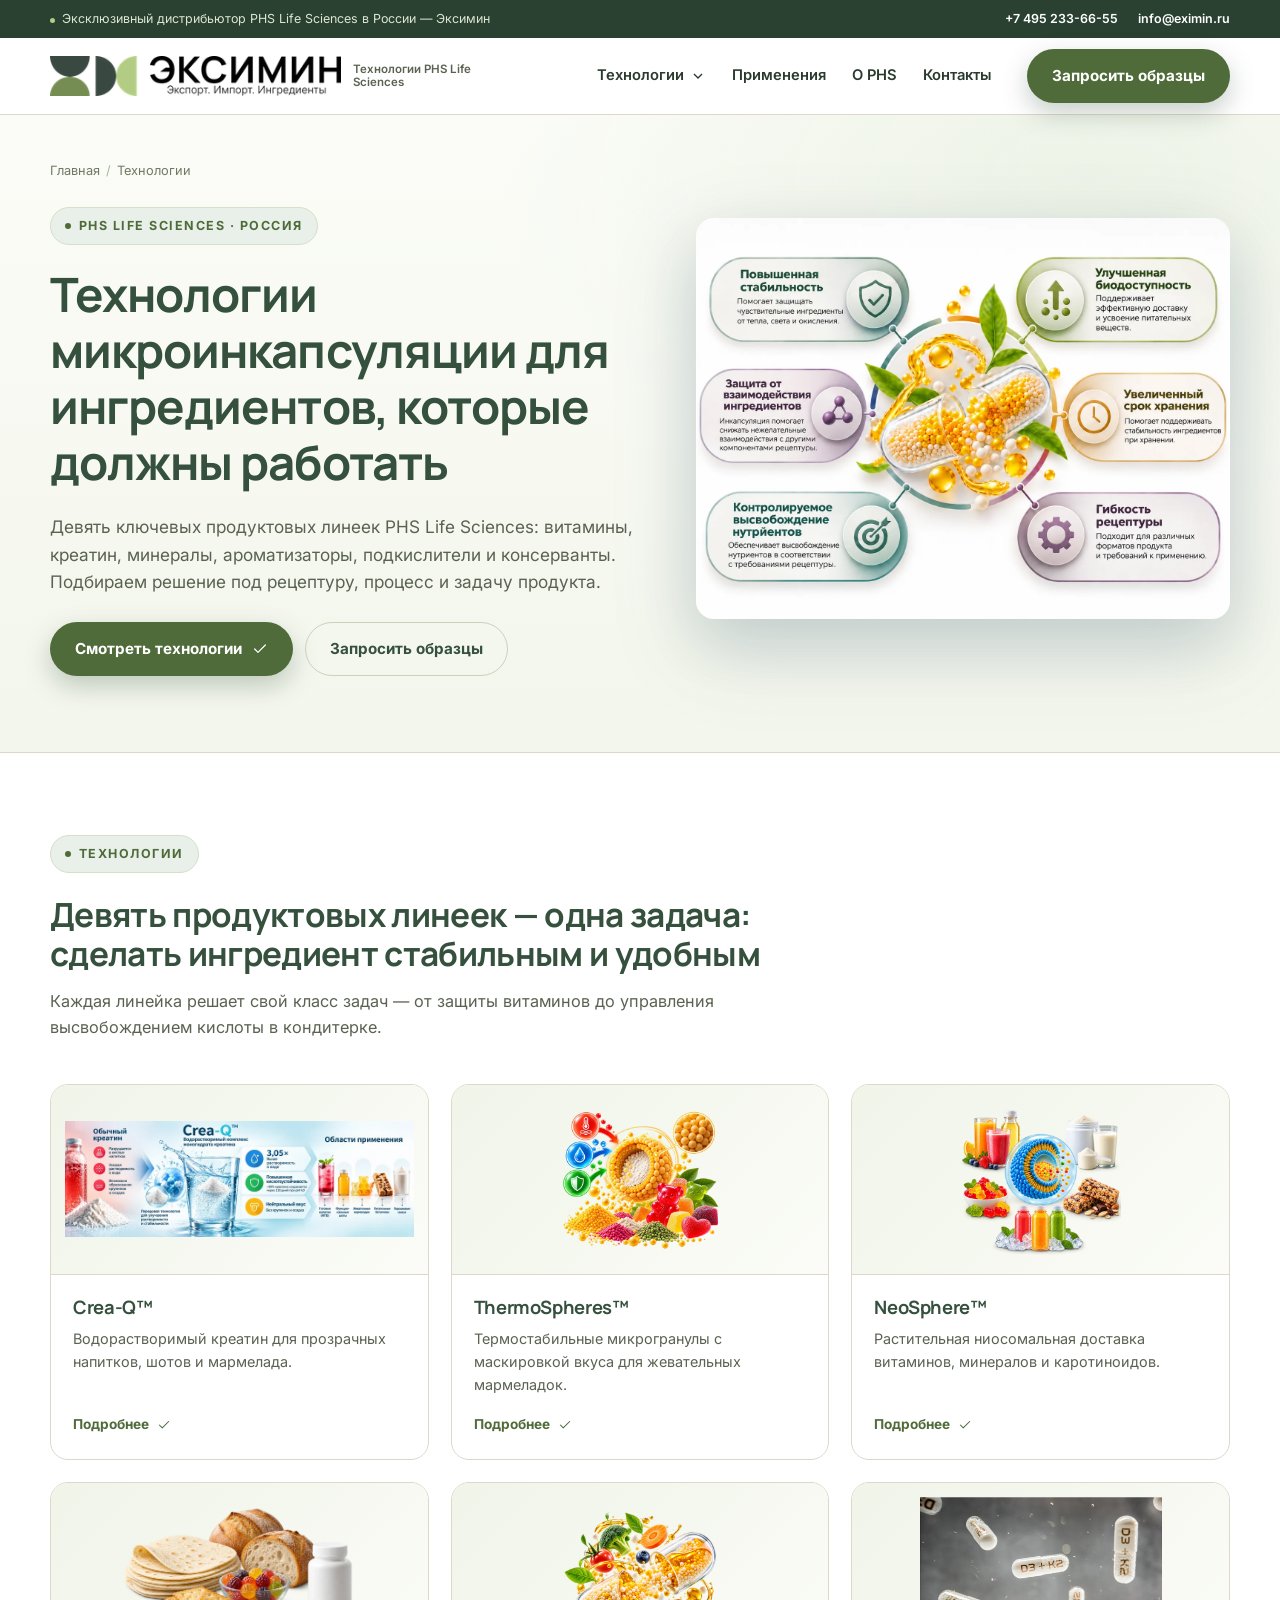
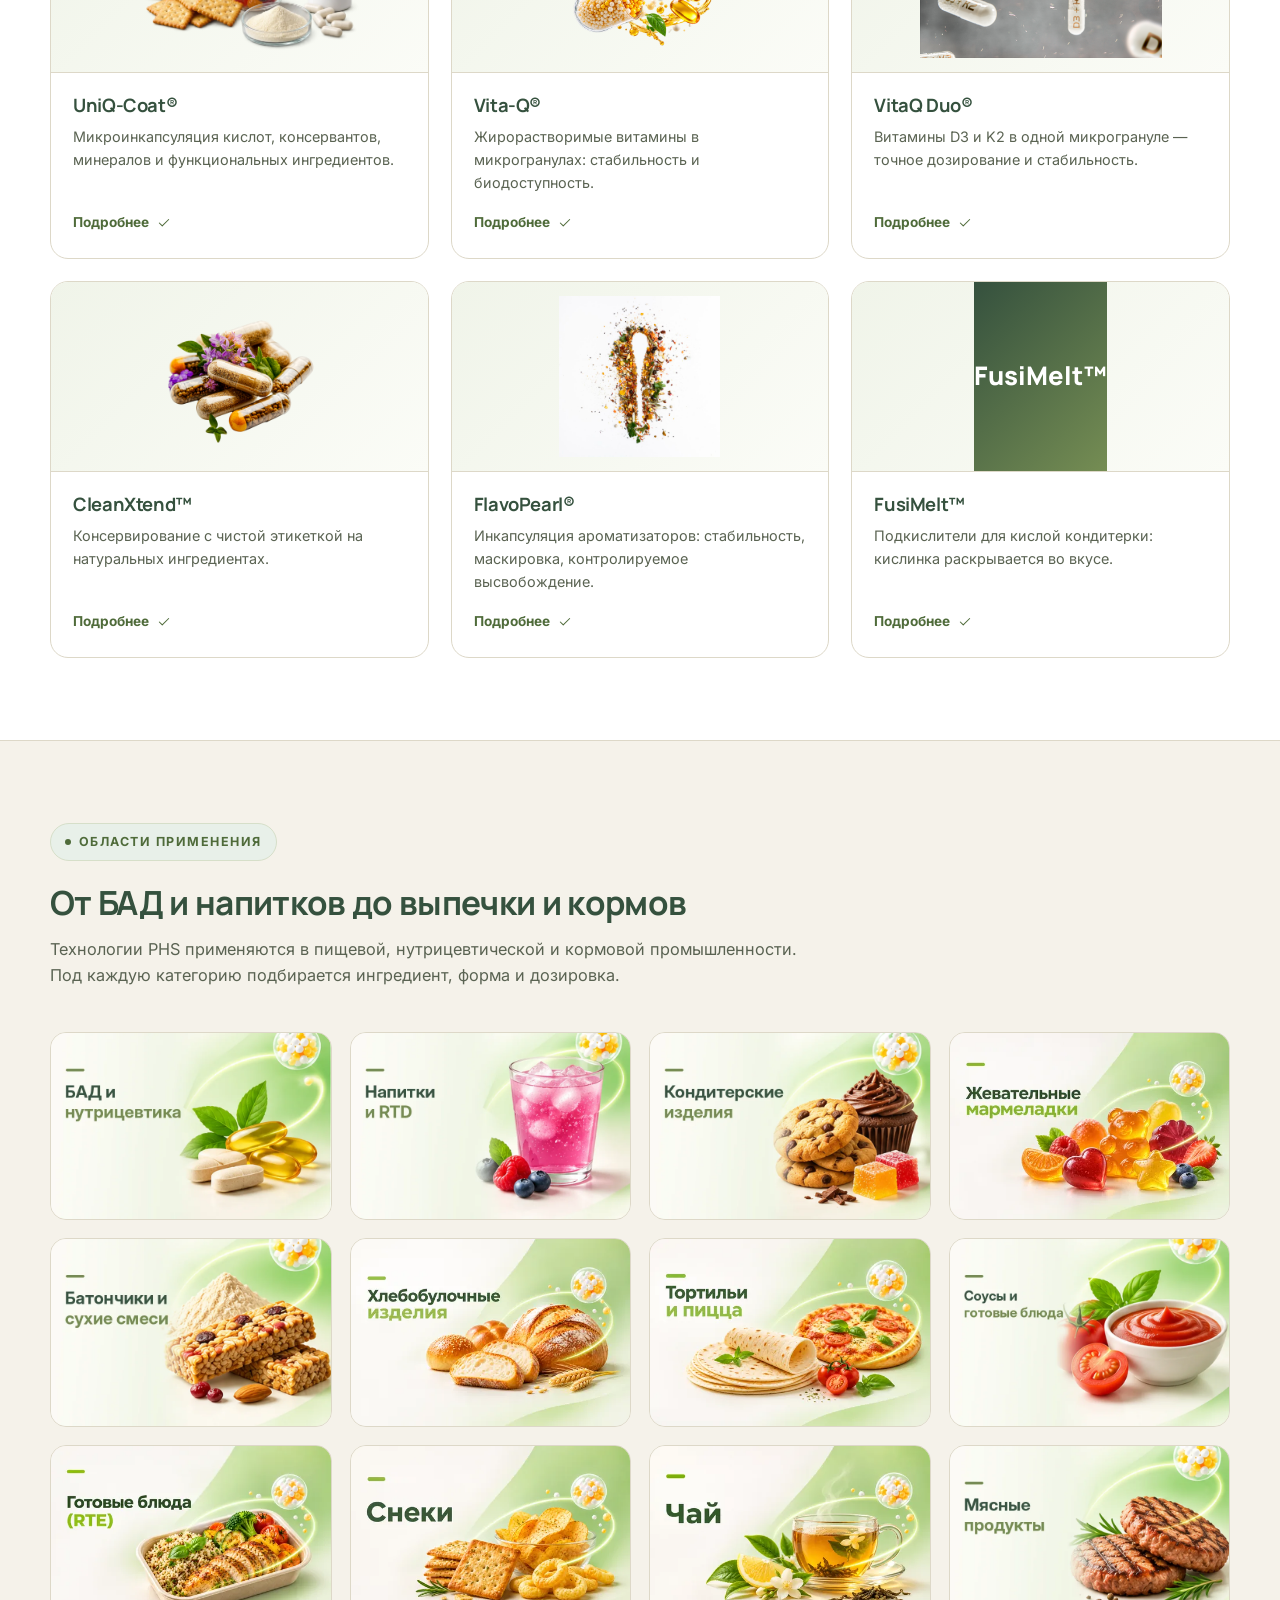
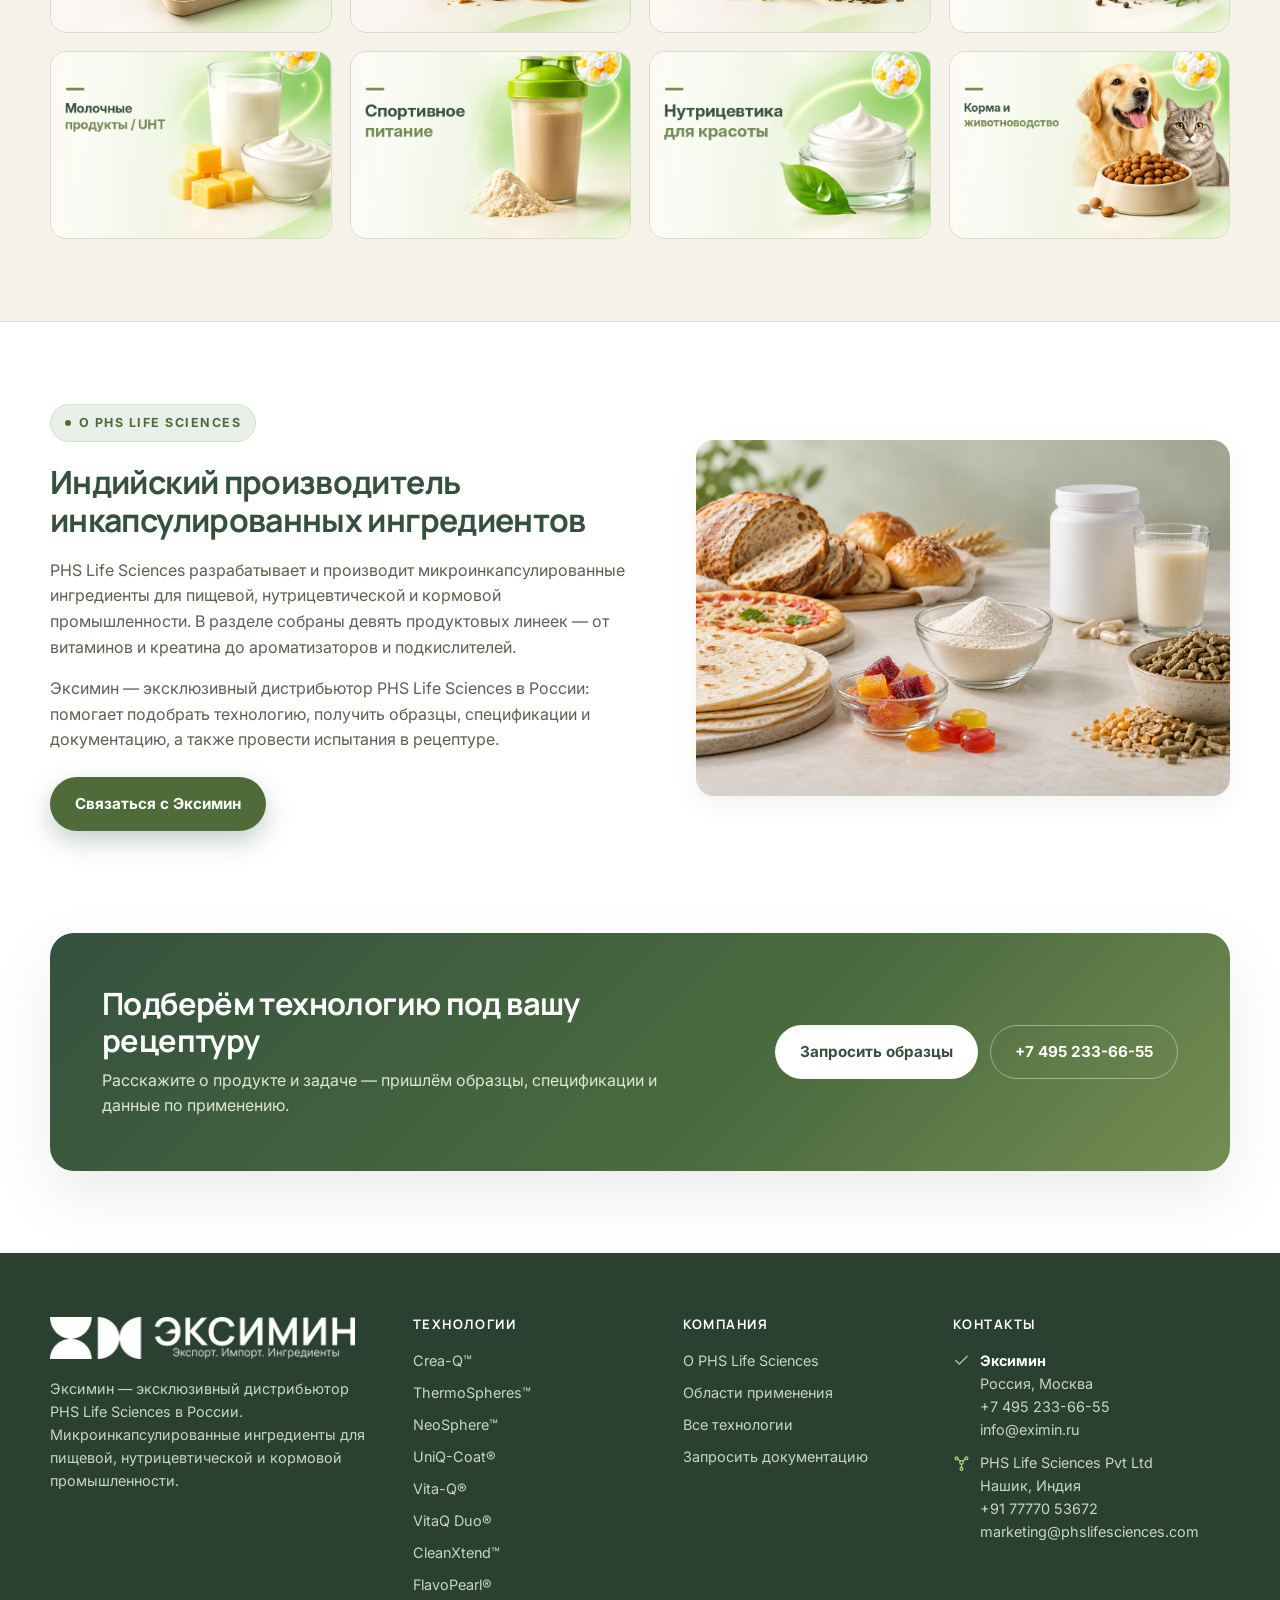
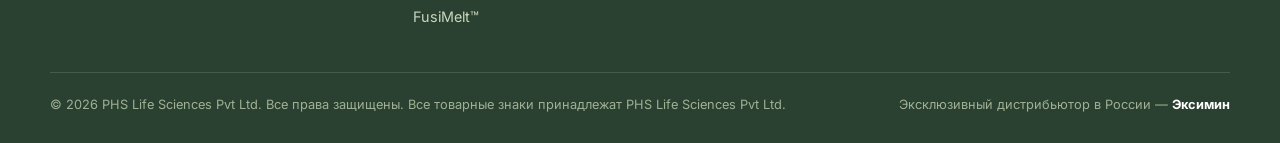
<file: index.html>
<!DOCTYPE html>
<html lang="ru">
<head>
<meta charset="UTF-8">
<meta name="viewport" content="width=device-width, initial-scale=1.0">
<title>PHS Life Sciences — технологии микроинкапсуляции для пищевой и нутрицевтической промышленности</title>
<meta name="description" content="Русские лендинги технологий PHS Life Sciences: микроинкапсуляция витаминов, креатина, ароматизаторов, подкислителей и ингредиентов. Эксклюзивный дистрибьютор — Эксимин.">
<link rel="preconnect" href="https://fonts.googleapis.com">
<link rel="preconnect" href="https://fonts.gstatic.com" crossorigin>
<link href="https://fonts.googleapis.com/css2?family=Inter:wght@400;500;600;700&family=Manrope:wght@600;700;800&display=swap" rel="stylesheet">
<link rel="stylesheet" href="style.css">
</head>
<body>
<div class="topbar"><div class="container">
<div><span class="dot"></span>Эксклюзивный дистрибьютор PHS Life Sciences в России — Эксимин</div>
<div class="tb-right"><a href="tel:+74952336655">+7 495 233-66-55</a><a href="mailto:info@eximin.ru">info@eximin.ru</a></div>
</div></div>
<header class="site-header"><div class="container">
<a class="logo" href="index.html" aria-label="Эксимин — на главную"><img src="assets/img/eximin-logo.png" alt="Эксимин"><span class="logo-sub">Технологии PHS Life Sciences</span></a>
<nav class="main-nav" id="nav">
<div class="nav-drop"><span>Технологии <svg class="arrow" viewBox="0 0 24 24" fill="none" stroke="currentColor" stroke-width="2"><path d="M6 9l6 6 6-6"/></svg></span>
<div class="drop-panel"><a href="crea-q.html">Crea-Q™</a><a href="thermospheres.html">ThermoSpheres™</a><a href="neosphere.html">NeoSphere™</a><a href="uniq-coat.html">UniQ-Coat®</a><a href="vita-q.html">Vita-Q®</a><a href="vitaq-duo.html">VitaQ Duo®</a><a href="cleanxtend.html">CleanXtend™</a><a href="flavo-pearl.html">FlavoPearl®</a><a href="fusimelt.html">FusiMelt™</a></div></div>
<a href="index.html#applications">Применения</a>
<a href="index.html#about">О PHS</a>
<a href="#contact">Контакты</a>
</nav>
<a class="btn btn-primary header-cta" href="mailto:inquiry@eximin.ru?subject=%D0%9E%D0%B1%D1%80%D0%B0%D0%B7%D1%86%D1%8B%20PHS%20Life%20Sciences&body=%D0%94%D0%BE%D0%B1%D1%80%D1%8B%D0%B9%20%D0%B4%D0%B5%D0%BD%D1%8C%21%0A%0A%D0%9D%D0%B0%D1%81%20%D0%B7%D0%B0%D0%B8%D0%BD%D1%82%D0%B5%D1%80%D0%B5%D1%81%D0%BE%D0%B2%D0%B0%D0%BB%D0%B8%20%D0%BE%D0%B1%D1%80%D0%B0%D0%B7%D1%86%D1%8B%20PHS%20Life%20Sciences%2C%20%D0%B0%20%D0%B8%D0%BC%D0%B5%D0%BD%D0%BD%D0%BE%3A%0A-%20Crea-Q%E2%84%A2%0A-%20ThermoSpheres%E2%84%A2%0A-%20NeoSphere%E2%84%A2%0A-%20UniQ-Coat%C2%AE%0A-%20Vita-Q%C2%AE%0A-%20VitaQ%20Duo%C2%AE%0A-%20CleanXtend%E2%84%A2%0A-%20FlavoPearl%C2%AE%0A-%20FusiMelt%E2%84%A2%0A%0A%D0%9F%D1%80%D0%BE%D1%81%D0%B8%D0%BC%20%D0%B2%D0%B0%D1%81%20%D0%BF%D1%80%D0%B8%D1%81%D0%BB%D0%B0%D1%82%D1%8C%20%D0%B8%D1%85%20%D0%BF%D0%BE%20%D0%B0%D0%B4%D1%80%D0%B5%D1%81%D1%83%3A%0A%D0%90%D0%B4%D1%80%D0%B5%D1%81%3A%20%0A%D0%9D%D0%B0%20%D0%B8%D0%BC%D1%8F%3A%20%0A%D0%9A%D0%BE%D0%BD%D1%82%D0%B0%D0%BA%D1%82%D0%BD%D1%8B%D0%B9%20%D1%82%D0%B5%D0%BB%D0%B5%D1%84%D0%BE%D0%BD%3A%20%0A%0A%D0%A1%20%D1%83%D0%B2%D0%B0%D0%B6%D0%B5%D0%BD%D0%B8%D0%B5%D0%BC%2C%0A">Запросить образцы</a>
<button class="burger" aria-label="Меню" onclick="document.getElementById('nav').classList.toggle('open')"><span></span><span></span><span></span></button>
</div></header>
<section class="hero"><div class="container">
<div>
<div class="crumbs"><a href="index.html">Главная</a><span>/</span>Технологии</div>
<div class="eyebrow">PHS Life Sciences · Россия</div>
<h1>Технологии микроинкапсуляции для ингредиентов, которые должны работать</h1>
<p class="lead">Девять ключевых продуктовых линеек PHS Life Sciences: витамины, креатин, минералы, ароматизаторы, подкислители и консерванты. Подбираем решение под рецептуру, процесс и задачу продукта.</p>
<div class="hero-actions"><a class="btn btn-primary" href="#technologies">Смотреть технологии <svg class="arrow" viewBox="0 0 24 24" fill="none" stroke="currentColor" stroke-width="1.8" stroke-linecap="round" stroke-linejoin="round" aria-hidden="true"><path d="M20 6L9 17l-5-5"/></svg></a><a class="btn btn-outline" href="mailto:inquiry@eximin.ru?subject=%D0%9E%D0%B1%D1%80%D0%B0%D0%B7%D1%86%D1%8B%20PHS%20Life%20Sciences&body=%D0%94%D0%BE%D0%B1%D1%80%D1%8B%D0%B9%20%D0%B4%D0%B5%D0%BD%D1%8C%21%0A%0A%D0%9D%D0%B0%D1%81%20%D0%B7%D0%B0%D0%B8%D0%BD%D1%82%D0%B5%D1%80%D0%B5%D1%81%D0%BE%D0%B2%D0%B0%D0%BB%D0%B8%20%D0%BE%D0%B1%D1%80%D0%B0%D0%B7%D1%86%D1%8B%20PHS%20Life%20Sciences%2C%20%D0%B0%20%D0%B8%D0%BC%D0%B5%D0%BD%D0%BD%D0%BE%3A%0A-%20Crea-Q%E2%84%A2%0A-%20ThermoSpheres%E2%84%A2%0A-%20NeoSphere%E2%84%A2%0A-%20UniQ-Coat%C2%AE%0A-%20Vita-Q%C2%AE%0A-%20VitaQ%20Duo%C2%AE%0A-%20CleanXtend%E2%84%A2%0A-%20FlavoPearl%C2%AE%0A-%20FusiMelt%E2%84%A2%0A%0A%D0%9F%D1%80%D0%BE%D1%81%D0%B8%D0%BC%20%D0%B2%D0%B0%D1%81%20%D0%BF%D1%80%D0%B8%D1%81%D0%BB%D0%B0%D1%82%D1%8C%20%D0%B8%D1%85%20%D0%BF%D0%BE%20%D0%B0%D0%B4%D1%80%D0%B5%D1%81%D1%83%3A%0A%D0%90%D0%B4%D1%80%D0%B5%D1%81%3A%20%0A%D0%9D%D0%B0%20%D0%B8%D0%BC%D1%8F%3A%20%0A%D0%9A%D0%BE%D0%BD%D1%82%D0%B0%D0%BA%D1%82%D0%BD%D1%8B%D0%B9%20%D1%82%D0%B5%D0%BB%D0%B5%D1%84%D0%BE%D0%BD%3A%20%0A%0A%D0%A1%20%D1%83%D0%B2%D0%B0%D0%B6%D0%B5%D0%BD%D0%B8%D0%B5%D0%BC%2C%0A">Запросить образцы</a></div>
</div>
<div class="hero-media is-wide"><img src="assets/img-text/microencapsulation-benefits-ru-1440w.webp" srcset="assets/img-text/microencapsulation-benefits-ru-960w.webp 960w, assets/img-text/microencapsulation-benefits-ru-1440w.webp 1440w" sizes="(max-width:980px) 100vw, 1180px" alt="Преимущества микроинкапсуляции: повышенная стабильность, защита от взаимодействия ингредиентов, контролируемое высвобождение нутриентов, улучшенная биодоступность, увеличенный срок хранения"></div>
</div></section>
<section class="section" id="technologies"><div class="container">
<div class="section-head"><div class="eyebrow">Технологии</div><h2>Девять продуктовых линеек — одна задача: сделать ингредиент стабильным и удобным</h2><p>Каждая линейка решает свой класс задач — от защиты витаминов до управления высвобождением кислоты в кондитерке.</p></div>
<div class="tech-grid"><a class="tech-card" href="crea-q.html"><div class="tech-cover"><img src="assets/img-text/crea-q-infographic-ru-800w.webp" alt="Crea-Q™" loading="lazy"></div><div class="tech-body"><h3>Crea-Q™</h3><p>Водорастворимый креатин для прозрачных напитков, шотов и мармелада.</p><span class="tech-link">Подробнее <svg class="arrow" viewBox="0 0 24 24" fill="none" stroke="currentColor" stroke-width="1.8" stroke-linecap="round" stroke-linejoin="round" aria-hidden="true"><path d="M20 6L9 17l-5-5"/></svg></span></div></a><a class="tech-card" href="thermospheres.html"><div class="tech-cover"><img src="assets/img-text/thermospheres-hero.webp" alt="ThermoSpheres™" loading="lazy"></div><div class="tech-body"><h3>ThermoSpheres™</h3><p>Термостабильные микрогранулы с маскировкой вкуса для жевательных мармеладок.</p><span class="tech-link">Подробнее <svg class="arrow" viewBox="0 0 24 24" fill="none" stroke="currentColor" stroke-width="1.8" stroke-linecap="round" stroke-linejoin="round" aria-hidden="true"><path d="M20 6L9 17l-5-5"/></svg></span></div></a><a class="tech-card" href="neosphere.html"><div class="tech-cover"><img src="assets/img-text/neosphere-hero.webp" alt="NeoSphere™" loading="lazy"></div><div class="tech-body"><h3>NeoSphere™</h3><p>Растительная ниосомальная доставка витаминов, минералов и каротиноидов.</p><span class="tech-link">Подробнее <svg class="arrow" viewBox="0 0 24 24" fill="none" stroke="currentColor" stroke-width="1.8" stroke-linecap="round" stroke-linejoin="round" aria-hidden="true"><path d="M20 6L9 17l-5-5"/></svg></span></div></a><a class="tech-card" href="uniq-coat.html"><div class="tech-cover"><img src="assets/img-text/uniq-coat-hero.webp" alt="UniQ-Coat®" loading="lazy"></div><div class="tech-body"><h3>UniQ-Coat®</h3><p>Микроинкапсуляция кислот, консервантов, минералов и функциональных ингредиентов.</p><span class="tech-link">Подробнее <svg class="arrow" viewBox="0 0 24 24" fill="none" stroke="currentColor" stroke-width="1.8" stroke-linecap="round" stroke-linejoin="round" aria-hidden="true"><path d="M20 6L9 17l-5-5"/></svg></span></div></a><a class="tech-card" href="vita-q.html"><div class="tech-cover"><img src="assets/img-text/vita-q-hero.png" alt="Vita-Q®" loading="lazy"></div><div class="tech-body"><h3>Vita-Q®</h3><p>Жирорастворимые витамины в микрогранулах: стабильность и биодоступность.</p><span class="tech-link">Подробнее <svg class="arrow" viewBox="0 0 24 24" fill="none" stroke="currentColor" stroke-width="1.8" stroke-linecap="round" stroke-linejoin="round" aria-hidden="true"><path d="M20 6L9 17l-5-5"/></svg></span></div></a><a class="tech-card" href="vitaq-duo.html"><div class="tech-cover"><img src="assets/img-text/vitaq-duo-hero.png" alt="VitaQ Duo®" loading="lazy"></div><div class="tech-body"><h3>VitaQ Duo®</h3><p>Витамины D3 и K2 в одной микрогрануле — точное дозирование и стабильность.</p><span class="tech-link">Подробнее <svg class="arrow" viewBox="0 0 24 24" fill="none" stroke="currentColor" stroke-width="1.8" stroke-linecap="round" stroke-linejoin="round" aria-hidden="true"><path d="M20 6L9 17l-5-5"/></svg></span></div></a><a class="tech-card" href="cleanxtend.html"><div class="tech-cover"><img src="assets/img/supplement-bottle.png" alt="CleanXtend™" loading="lazy"></div><div class="tech-body"><h3>CleanXtend™</h3><p>Консервирование с чистой этикеткой на натуральных ингредиентах.</p><span class="tech-link">Подробнее <svg class="arrow" viewBox="0 0 24 24" fill="none" stroke="currentColor" stroke-width="1.8" stroke-linecap="round" stroke-linejoin="round" aria-hidden="true"><path d="M20 6L9 17l-5-5"/></svg></span></div></a><a class="tech-card" href="flavo-pearl.html"><div class="tech-cover"><img src="assets/img/flavo-pearl-photo.jpg" alt="FlavoPearl®" loading="lazy"></div><div class="tech-body"><h3>FlavoPearl®</h3><p>Инкапсуляция ароматизаторов: стабильность, маскировка, контролируемое высвобождение.</p><span class="tech-link">Подробнее <svg class="arrow" viewBox="0 0 24 24" fill="none" stroke="currentColor" stroke-width="1.8" stroke-linecap="round" stroke-linejoin="round" aria-hidden="true"><path d="M20 6L9 17l-5-5"/></svg></span></div></a><a class="tech-card" href="fusimelt.html"><div class="tech-cover"><div style="height:100%;display:flex;align-items:center;justify-content:center;background:linear-gradient(135deg,#35513E,#758D53);color:#fff;font-family:Manrope,sans-serif;font-weight:800;font-size:1.6rem">FusiMelt™</div></div><div class="tech-body"><h3>FusiMelt™</h3><p>Подкислители для кислой кондитерки: кислинка раскрывается во вкусе.</p><span class="tech-link">Подробнее <svg class="arrow" viewBox="0 0 24 24" fill="none" stroke="currentColor" stroke-width="1.8" stroke-linecap="round" stroke-linejoin="round" aria-hidden="true"><path d="M20 6L9 17l-5-5"/></svg></span></div></a></div>
</div></section>
<section class="section soft" id="applications"><div class="container">
<div class="section-head"><div class="eyebrow">Области применения</div><h2>От БАД и напитков до выпечки и кормов</h2><p>Технологии PHS применяются в пищевой, нутрицевтической и кормовой промышленности. Под каждую категорию подбирается ингредиент, форма и дозировка.</p></div>
<div class="app-grid app-grid--4"><div class="app-card"><img src="assets/img/phs_application_supplements_720w.webp" alt="БАД и нутрицевтика" loading="lazy" decoding="async" width="720" height="480"><h3 class="sr-only">БАД и нутрицевтика</h3></div><div class="app-card"><img src="assets/img/phs_application_beverages_720w.webp" alt="Напитки и RTD" loading="lazy" decoding="async" width="720" height="480"><h3 class="sr-only">Напитки и RTD</h3></div><div class="app-card"><img src="assets/img/phs_application_confectionery_720w.webp" alt="Кондитерские изделия" loading="lazy" decoding="async" width="720" height="480"><h3 class="sr-only">Кондитерские изделия</h3></div><div class="app-card"><img src="assets/img/phs_application_gummies_720w.webp" srcset="assets/img/phs_application_gummies_480w.webp 480w, assets/img/phs_application_gummies_720w.webp 720w" sizes="(max-width:640px) 100vw, (max-width:980px) 50vw, 33vw" alt="Жевательные мармеладки" loading="lazy" decoding="async" width="720" height="480"><h3 class="sr-only">Жевательные мармеладки</h3></div><div class="app-card"><img src="assets/img/phs_application_bars_powders_720w.webp" alt="Батончики и сухие смеси" loading="lazy" decoding="async" width="720" height="480"><h3 class="sr-only">Батончики и сухие смеси</h3></div><div class="app-card"><img src="assets/img/phs_application_bakery_720w.webp" srcset="assets/img/phs_application_bakery_480w.webp 480w, assets/img/phs_application_bakery_720w.webp 720w" sizes="(max-width:640px) 100vw, (max-width:980px) 50vw, 33vw" alt="Хлебобулочные изделия" loading="lazy" decoding="async" width="720" height="480"><h3 class="sr-only">Хлебобулочные изделия</h3></div><div class="app-card"><img src="assets/img/phs_application_tortilla_pizza_720w.webp" srcset="assets/img/phs_application_tortilla_pizza_480w.webp 480w, assets/img/phs_application_tortilla_pizza_720w.webp 720w" sizes="(max-width:640px) 100vw, (max-width:980px) 50vw, 33vw" alt="Тортилья и пицца" loading="lazy" decoding="async" width="720" height="480"><h3 class="sr-only">Тортилья и пицца</h3></div><div class="app-card"><img src="assets/img/phs_application_sauces_ready_meals_720w.webp" alt="Соусы и готовые блюда" loading="lazy" decoding="async" width="720" height="480"><h3 class="sr-only">Соусы и готовые блюда</h3></div><div class="app-card"><img src="assets/img/phs_application_ready_meals_720w.webp" srcset="assets/img/phs_application_ready_meals_480w.webp 480w, assets/img/phs_application_ready_meals_720w.webp 720w" sizes="(max-width:640px) 100vw, (max-width:980px) 50vw, 33vw" alt="Готовые блюда (RTE)" loading="lazy" decoding="async" width="720" height="480"><h3 class="sr-only">Готовые блюда (RTE)</h3></div><div class="app-card"><img src="assets/img/phs_application_snacks_720w.webp" srcset="assets/img/phs_application_snacks_480w.webp 480w, assets/img/phs_application_snacks_720w.webp 720w" sizes="(max-width:640px) 100vw, (max-width:980px) 50vw, 33vw" alt="Снеки" loading="lazy" decoding="async" width="720" height="480"><h3 class="sr-only">Снеки</h3></div><div class="app-card"><img src="assets/img/phs_application_tea_720w.webp" srcset="assets/img/phs_application_tea_480w.webp 480w, assets/img/phs_application_tea_720w.webp 720w" sizes="(max-width:640px) 100vw, (max-width:980px) 50vw, 33vw" alt="Чай" loading="lazy" decoding="async" width="720" height="480"><h3 class="sr-only">Чай</h3></div><div class="app-card"><img src="assets/img/phs_application_meat_720w.webp" alt="Мясные продукты" loading="lazy" decoding="async" width="720" height="480"><h3 class="sr-only">Мясные продукты</h3></div><div class="app-card"><img src="assets/img/phs_application_dairy_uht_720w.webp" alt="Молочные продукты и UHT" loading="lazy" decoding="async" width="720" height="480"><h3 class="sr-only">Молочные продукты и UHT</h3></div><div class="app-card"><img src="assets/img/phs_application_sports_nutrition_720w.webp" alt="Спортивное питание" loading="lazy" decoding="async" width="720" height="480"><h3 class="sr-only">Спортивное питание</h3></div><div class="app-card"><img src="assets/img/phs_application_beauty_720w.webp" alt="Нутрицевтика для красоты" loading="lazy" decoding="async" width="720" height="480"><h3 class="sr-only">Нутрицевтика для красоты</h3></div><div class="app-card"><img src="assets/img/phs_application_feed_720w.webp" alt="Корма и животноводство" loading="lazy" decoding="async" width="720" height="480"><h3 class="sr-only">Корма и животноводство</h3></div></div>
</div></section>
<section class="section" id="about"><div class="container"><div class="split">
<div><div class="eyebrow">О PHS Life Sciences</div><h2>Индийский производитель инкапсулированных ингредиентов</h2>
<p>PHS Life Sciences разрабатывает и производит микроинкапсулированные ингредиенты для пищевой, нутрицевтической и кормовой промышленности. В разделе собраны девять продуктовых линеек — от витаминов и креатина до ароматизаторов и подкислителей.</p>
<p>Эксимин — эксклюзивный дистрибьютор PHS Life Sciences в России: помогает подобрать технологию, получить образцы, спецификации и документацию, а также провести испытания в рецептуре.</p>
<div class="hero-actions" style="margin-top:24px"><a class="btn btn-primary" href="mailto:info@eximin.ru">Связаться с Эксимин</a></div></div>
<div class="figure"><img src="assets/img/uniq-coat-bakery.webp" alt="PHS Life Sciences"></div>
</div></div></section>
<div class="cta-wrap"><div class="container"><div class="cta">
<div><h2>Подберём технологию под вашу рецептуру</h2><p>Расскажите о продукте и задаче — пришлём образцы, спецификации и данные по применению.</p></div>
<div class="cta-actions"><a class="btn btn-light" href="mailto:inquiry@eximin.ru?subject=%D0%9E%D0%B1%D1%80%D0%B0%D0%B7%D1%86%D1%8B%20PHS%20Life%20Sciences&body=%D0%94%D0%BE%D0%B1%D1%80%D1%8B%D0%B9%20%D0%B4%D0%B5%D0%BD%D1%8C%21%0A%0A%D0%9D%D0%B0%D1%81%20%D0%B7%D0%B0%D0%B8%D0%BD%D1%82%D0%B5%D1%80%D0%B5%D1%81%D0%BE%D0%B2%D0%B0%D0%BB%D0%B8%20%D0%BE%D0%B1%D1%80%D0%B0%D0%B7%D1%86%D1%8B%20PHS%20Life%20Sciences%2C%20%D0%B0%20%D0%B8%D0%BC%D0%B5%D0%BD%D0%BD%D0%BE%3A%0A-%20Crea-Q%E2%84%A2%0A-%20ThermoSpheres%E2%84%A2%0A-%20NeoSphere%E2%84%A2%0A-%20UniQ-Coat%C2%AE%0A-%20Vita-Q%C2%AE%0A-%20VitaQ%20Duo%C2%AE%0A-%20CleanXtend%E2%84%A2%0A-%20FlavoPearl%C2%AE%0A-%20FusiMelt%E2%84%A2%0A%0A%D0%9F%D1%80%D0%BE%D1%81%D0%B8%D0%BC%20%D0%B2%D0%B0%D1%81%20%D0%BF%D1%80%D0%B8%D1%81%D0%BB%D0%B0%D1%82%D1%8C%20%D0%B8%D1%85%20%D0%BF%D0%BE%20%D0%B0%D0%B4%D1%80%D0%B5%D1%81%D1%83%3A%0A%D0%90%D0%B4%D1%80%D0%B5%D1%81%3A%20%0A%D0%9D%D0%B0%20%D0%B8%D0%BC%D1%8F%3A%20%0A%D0%9A%D0%BE%D0%BD%D1%82%D0%B0%D0%BA%D1%82%D0%BD%D1%8B%D0%B9%20%D1%82%D0%B5%D0%BB%D0%B5%D1%84%D0%BE%D0%BD%3A%20%0A%0A%D0%A1%20%D1%83%D0%B2%D0%B0%D0%B6%D0%B5%D0%BD%D0%B8%D0%B5%D0%BC%2C%0A">Запросить образцы</a><a class="btn btn-ghost-light" href="tel:+74952336655">+7 495 233-66-55</a></div>
</div></div></div>
<footer class="footer" id="contact"><div class="container">
<div class="footer-grid">
<div>
<a class="logo" href="index.html"><img src="assets/img/eximin-logo-white.png" alt="Эксимин"></a>
<p>Эксимин — эксклюзивный дистрибьютор PHS Life Sciences в России. Микроинкапсулированные ингредиенты для пищевой, нутрицевтической и кормовой промышленности.</p>
</div>
<div><h4>Технологии</h4><ul><li><a href="crea-q.html">Crea-Q™</a></li><li><a href="thermospheres.html">ThermoSpheres™</a></li><li><a href="neosphere.html">NeoSphere™</a></li><li><a href="uniq-coat.html">UniQ-Coat®</a></li><li><a href="vita-q.html">Vita-Q®</a></li><li><a href="vitaq-duo.html">VitaQ Duo®</a></li><li><a href="cleanxtend.html">CleanXtend™</a></li><li><a href="flavo-pearl.html">FlavoPearl®</a></li><li><a href="fusimelt.html">FusiMelt™</a></li></ul></div>
<div><h4>Компания</h4><ul>
<li><a href="index.html#about">О PHS Life Sciences</a></li>
<li><a href="index.html#applications">Области применения</a></li>
<li><a href="index.html#technologies">Все технологии</a></li>
<li><a href="mailto:info@eximin.ru">Запросить документацию</a></li>
</ul></div>
<div><h4>Контакты</h4>
<div class="contact-line"><svg class="" viewBox="0 0 24 24" fill="none" stroke="currentColor" stroke-width="1.8" stroke-linecap="round" stroke-linejoin="round" aria-hidden="true"><path d="M20 6L9 17l-5-5"/></svg><div><strong style="color:#fff">Эксимин</strong><br>Россия, Москва<br><a href="tel:+74952336655">+7 495 233-66-55</a><br><a href="mailto:info@eximin.ru">info@eximin.ru</a></div></div>
<div class="contact-line"><svg class="" viewBox="0 0 24 24" fill="none" stroke="currentColor" stroke-width="1.8" stroke-linecap="round" stroke-linejoin="round" aria-hidden="true"><circle cx="12" cy="12" r="2.5"/><circle cx="5" cy="6" r="2"/><circle cx="19" cy="6" r="2"/><circle cx="12" cy="21" r="2"/><path d="M7 7.2l3 3M17 7.2l-3 3M12 14.5V19"/></svg><div>PHS Life Sciences Pvt Ltd<br>Нашик, Индия<br>+91 77770 53672<br>marketing@phslifesciences.com</div></div>
</div>
</div>
<div class="footer-bottom"><div>© 2026 PHS Life Sciences Pvt Ltd. Все права защищены. Все товарные знаки принадлежат PHS Life Sciences Pvt Ltd.</div><div>Эксклюзивный дистрибьютор в России — <span class="accent">Эксимин</span></div></div>
</div></footer>
<script>
document.querySelectorAll('.main-nav a').forEach(a=>a.addEventListener('click',()=>document.getElementById('nav').classList.remove('open')));
</script>
</body></html>
</file>
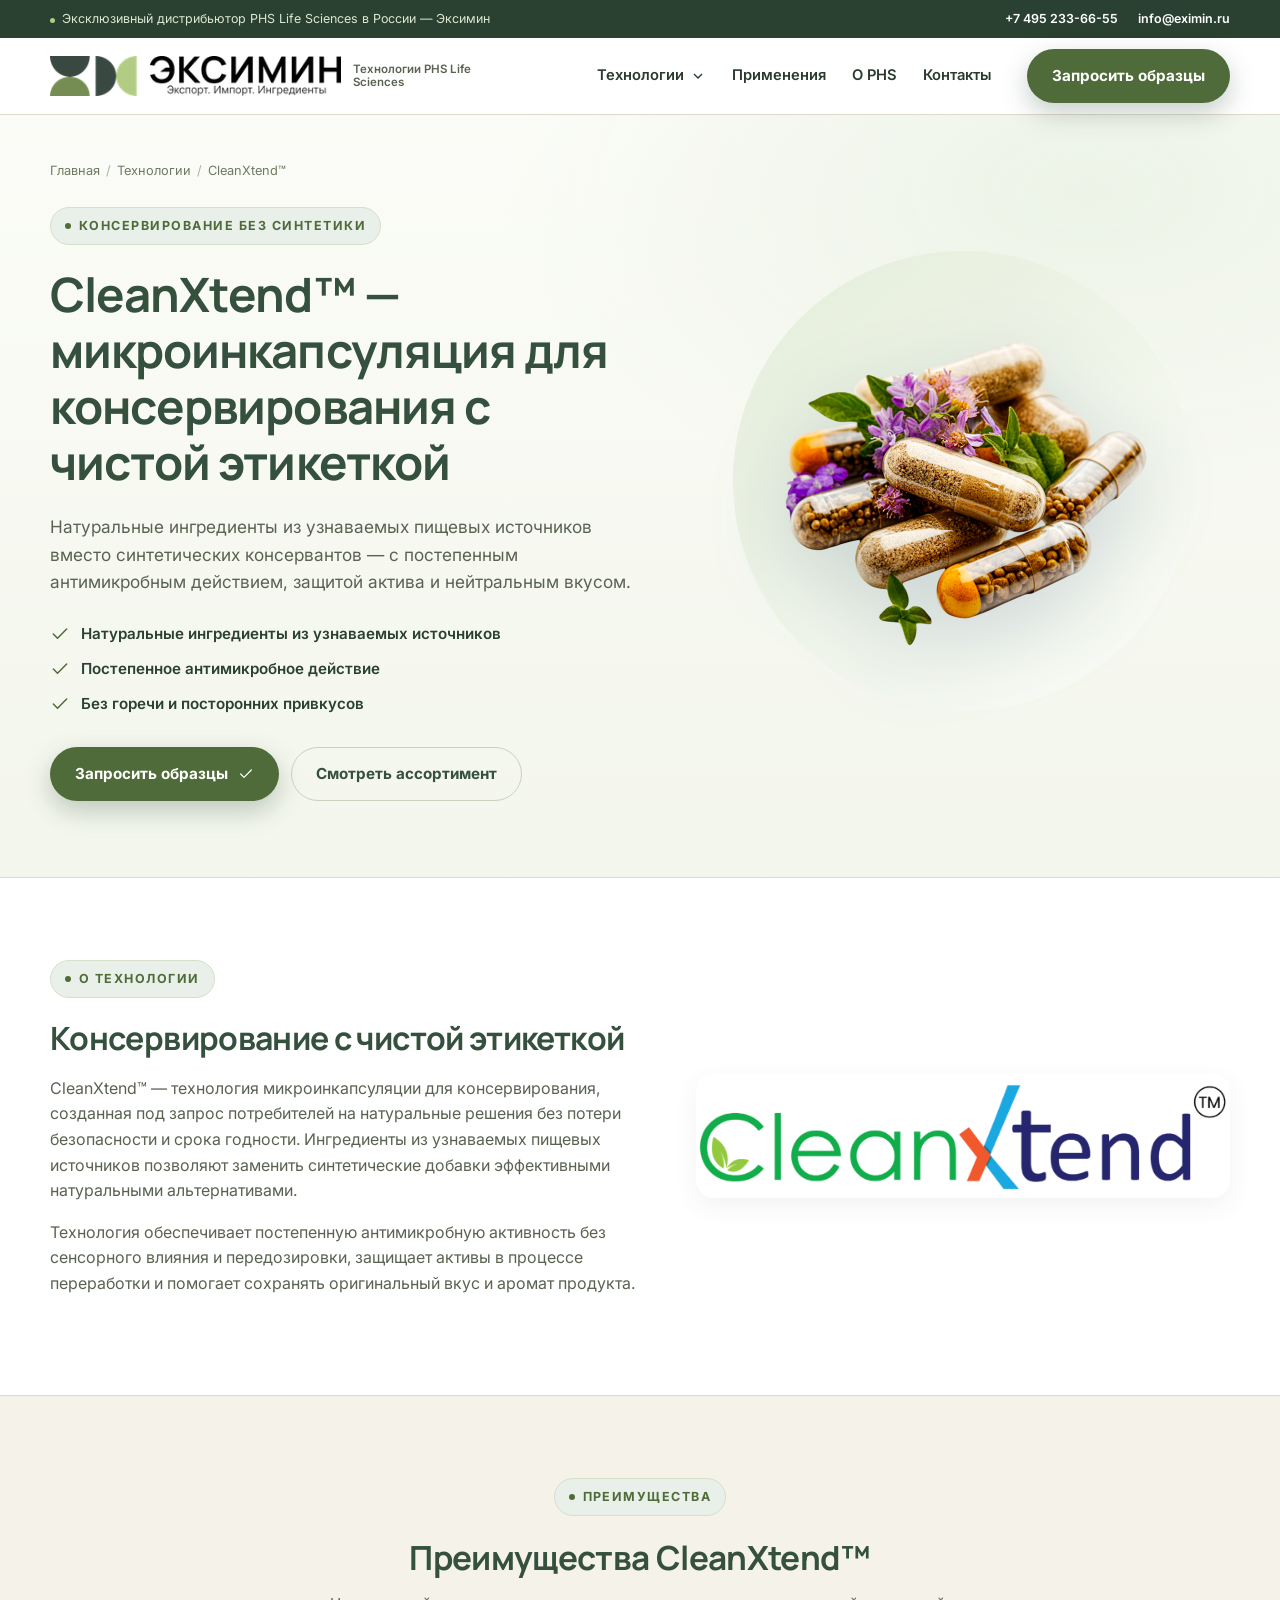
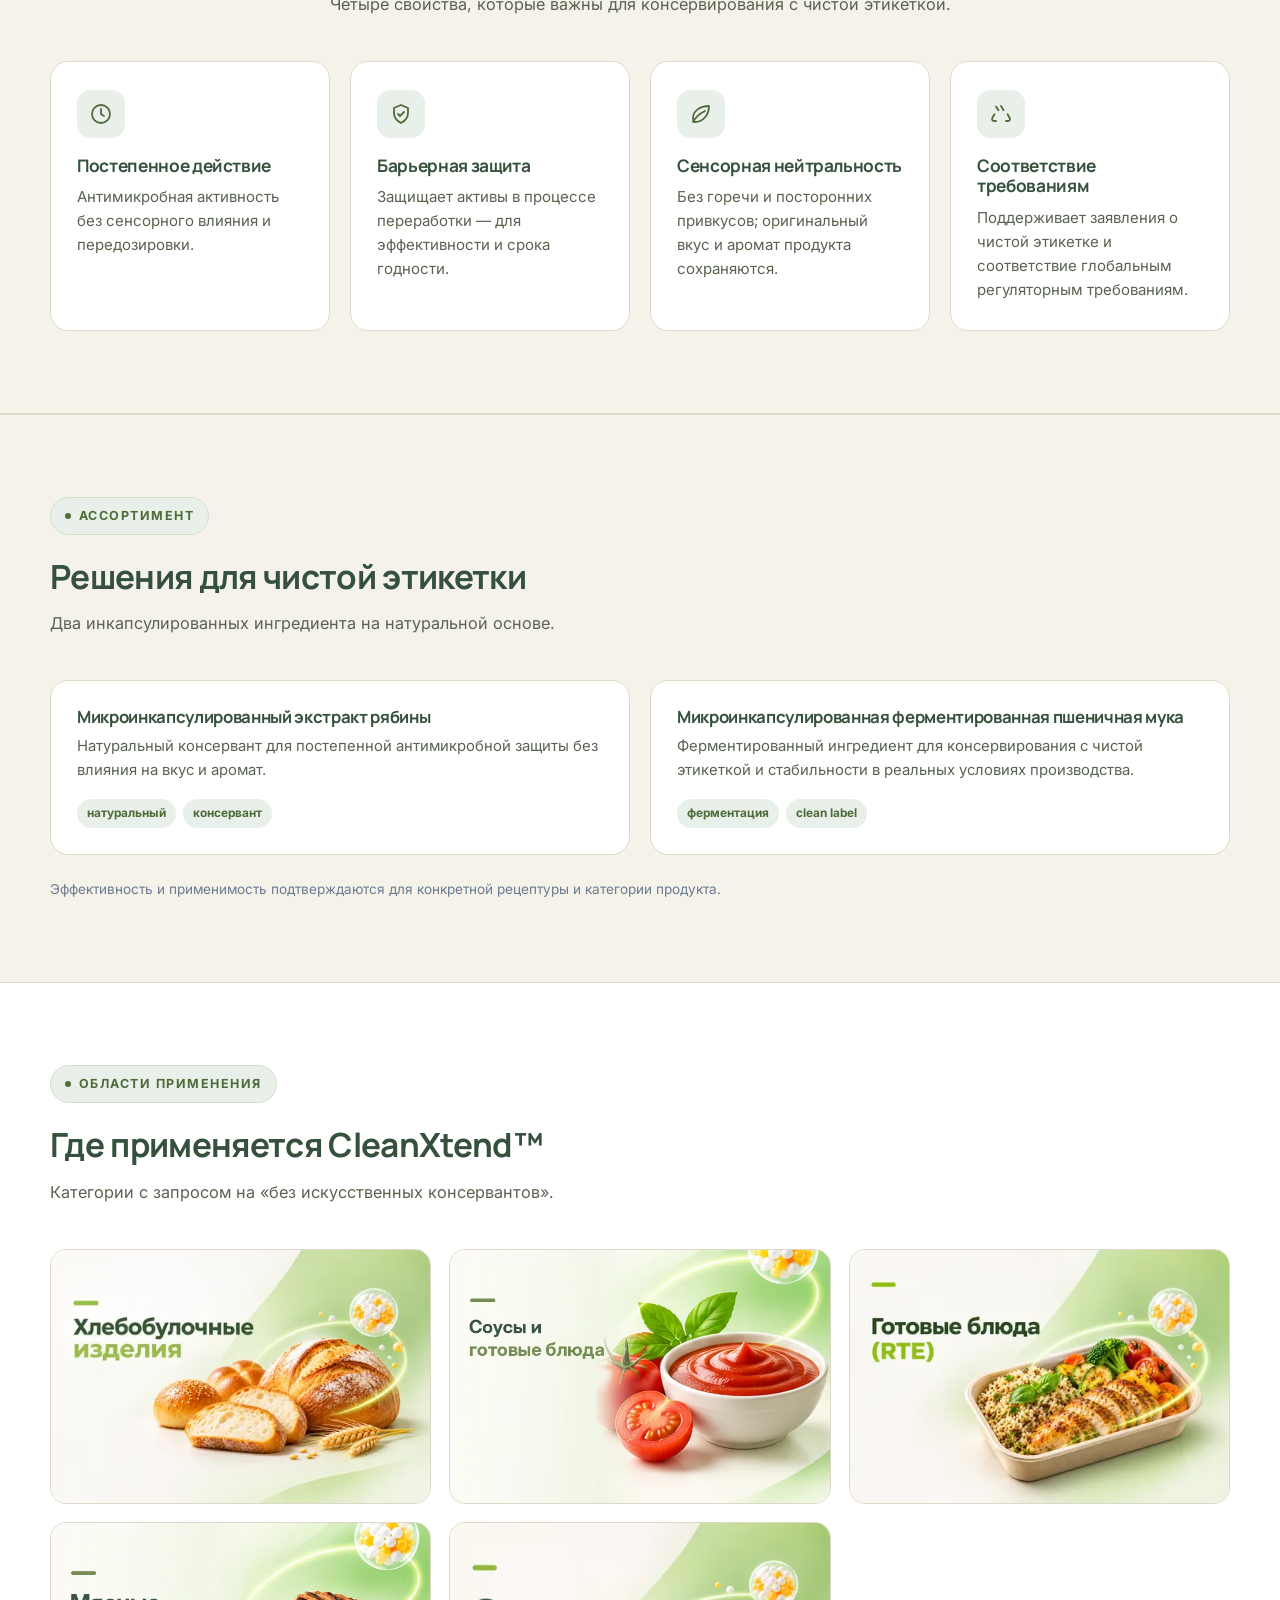
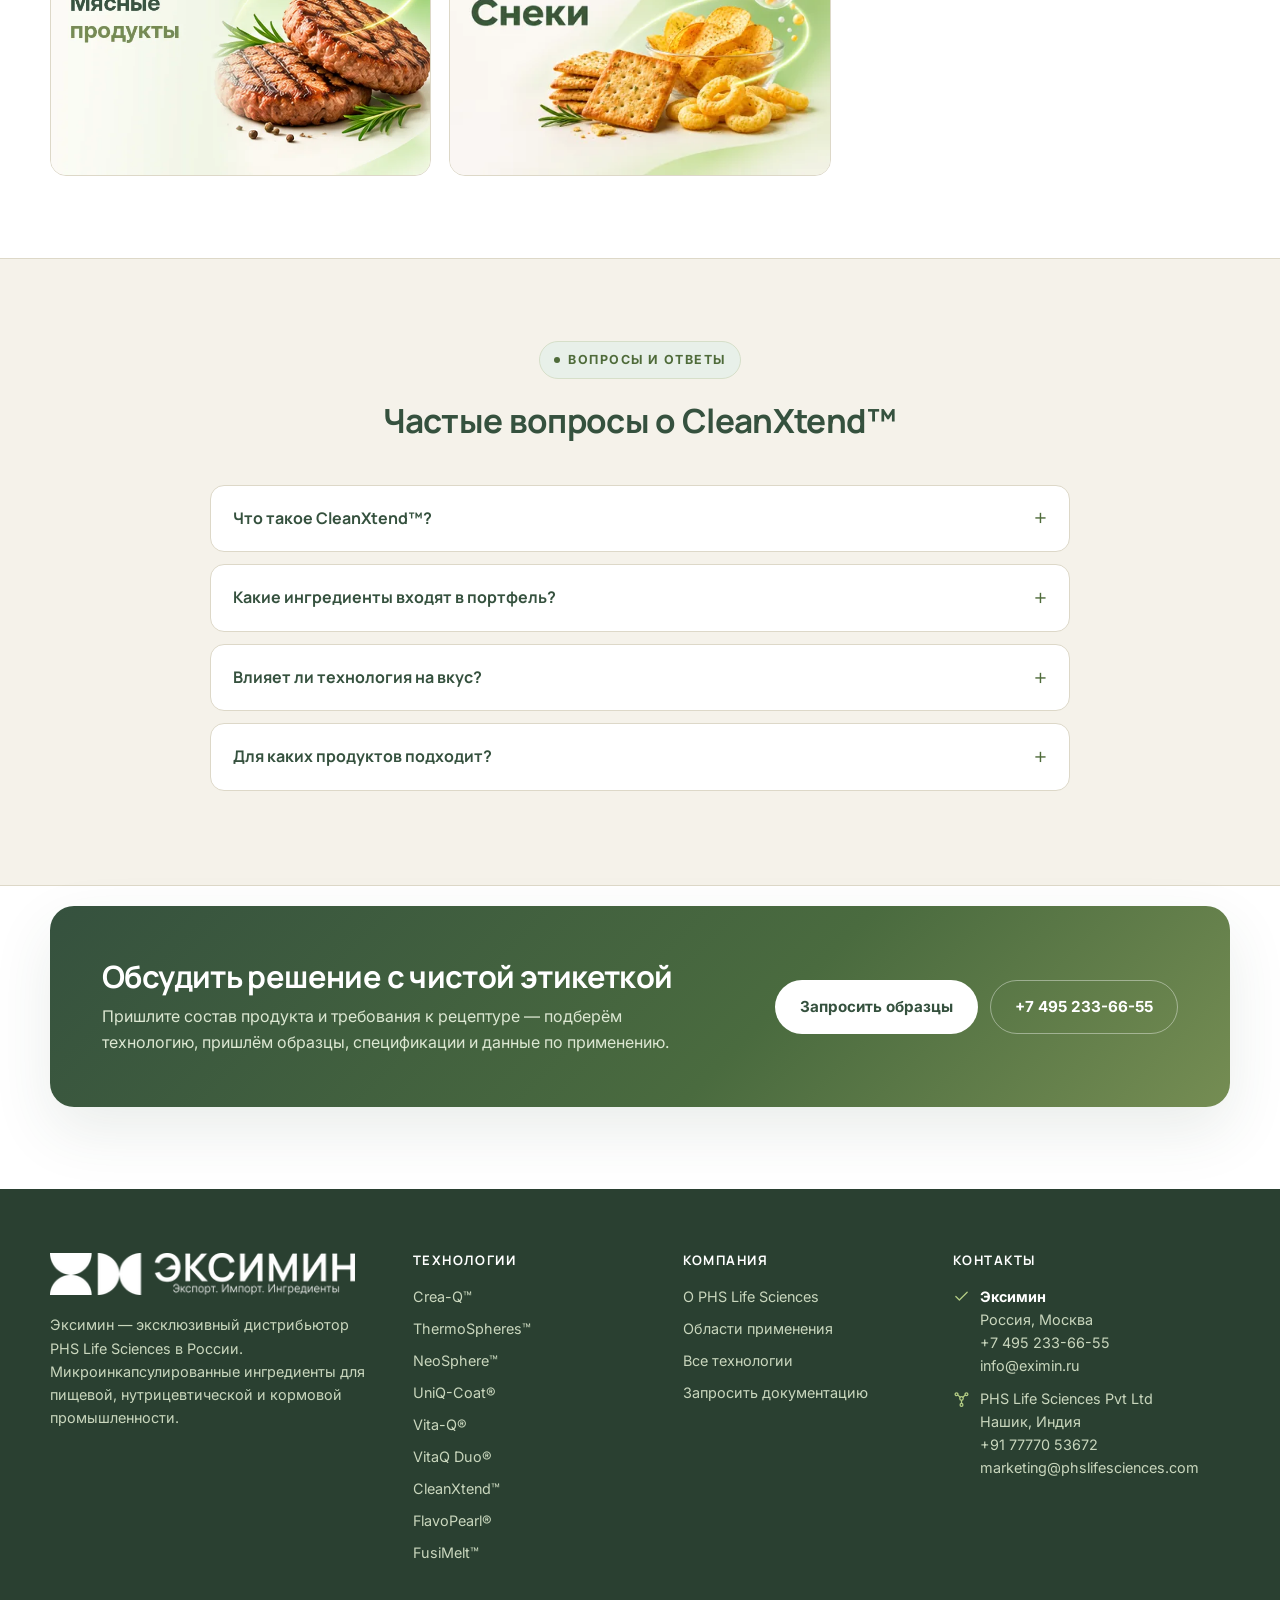
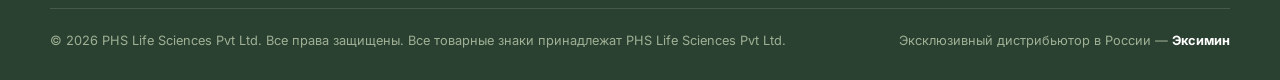
<file: cleanxtend.html>
<!DOCTYPE html>
<html lang="ru">
<head>
<meta charset="UTF-8">
<meta name="viewport" content="width=device-width, initial-scale=1.0">
<title>CleanXtend™ — микроинкапсуляция для чистой этикетки</title>
<meta name="description" content="CleanXtend™ — микроинкапсуляция PHS для чистой этикетки: экстракт рябины и ферментированная пшеничная мука вместо синтетических консервантов.">
<link rel="preconnect" href="https://fonts.googleapis.com">
<link rel="preconnect" href="https://fonts.gstatic.com" crossorigin>
<link href="https://fonts.googleapis.com/css2?family=Inter:wght@400;500;600;700&family=Manrope:wght@600;700;800&display=swap" rel="stylesheet">
<link rel="stylesheet" href="style.css">
</head>
<body>
<div class="topbar"><div class="container">
<div><span class="dot"></span>Эксклюзивный дистрибьютор PHS Life Sciences в России — Эксимин</div>
<div class="tb-right"><a href="tel:+74952336655">+7 495 233-66-55</a><a href="mailto:info@eximin.ru">info@eximin.ru</a></div>
</div></div>
<header class="site-header"><div class="container">
<a class="logo" href="index.html" aria-label="Эксимин — на главную"><img src="assets/img/eximin-logo.png" alt="Эксимин"><span class="logo-sub">Технологии PHS Life Sciences</span></a>
<nav class="main-nav" id="nav">
<div class="nav-drop"><span>Технологии <svg class="arrow" viewBox="0 0 24 24" fill="none" stroke="currentColor" stroke-width="2"><path d="M6 9l6 6 6-6"/></svg></span>
<div class="drop-panel"><a href="crea-q.html">Crea-Q™</a><a href="thermospheres.html">ThermoSpheres™</a><a href="neosphere.html">NeoSphere™</a><a href="uniq-coat.html">UniQ-Coat®</a><a href="vita-q.html">Vita-Q®</a><a href="vitaq-duo.html">VitaQ Duo®</a><a href="cleanxtend.html" class="active">CleanXtend™</a><a href="flavo-pearl.html">FlavoPearl®</a><a href="fusimelt.html">FusiMelt™</a></div></div>
<a href="index.html#applications">Применения</a>
<a href="index.html#about">О PHS</a>
<a href="#contact">Контакты</a>
</nav>
<a class="btn btn-primary header-cta" href="mailto:inquiry@eximin.ru?subject=%D0%9E%D0%B1%D1%80%D0%B0%D0%B7%D1%86%D1%8B%20CleanXtend%E2%84%A2&body=%D0%94%D0%BE%D0%B1%D1%80%D1%8B%D0%B9%20%D0%B4%D0%B5%D0%BD%D1%8C%21%0A%0A%D0%9D%D0%B0%D1%81%20%D0%B7%D0%B0%D0%B8%D0%BD%D1%82%D0%B5%D1%80%D0%B5%D1%81%D0%BE%D0%B2%D0%B0%D0%BB%D0%B8%20%D0%BE%D0%B1%D1%80%D0%B0%D0%B7%D1%86%D1%8B%20CleanXtend%E2%84%A2%2C%20%D0%B0%20%D0%B8%D0%BC%D0%B5%D0%BD%D0%BD%D0%BE%3A%0A-%20%D0%9C%D0%B8%D0%BA%D1%80%D0%BE%D0%B8%D0%BD%D0%BA%D0%B0%D0%BF%D1%81%D1%83%D0%BB%D0%B8%D1%80%D0%BE%D0%B2%D0%B0%D0%BD%D0%BD%D1%8B%D0%B9%20%D1%8D%D0%BA%D1%81%D1%82%D1%80%D0%B0%D0%BA%D1%82%20%D1%80%D1%8F%D0%B1%D0%B8%D0%BD%D1%8B%0A-%20%D0%9C%D0%B8%D0%BA%D1%80%D0%BE%D0%B8%D0%BD%D0%BA%D0%B0%D0%BF%D1%81%D1%83%D0%BB%D0%B8%D1%80%D0%BE%D0%B2%D0%B0%D0%BD%D0%BD%D0%B0%D1%8F%20%D1%84%D0%B5%D1%80%D0%BC%D0%B5%D0%BD%D1%82%D0%B8%D1%80%D0%BE%D0%B2%D0%B0%D0%BD%D0%BD%D0%B0%D1%8F%20%D0%BF%D1%88%D0%B5%D0%BD%D0%B8%D1%87%D0%BD%D0%B0%D1%8F%20%D0%BC%D1%83%D0%BA%D0%B0%0A%0A%D0%9F%D1%80%D0%BE%D1%81%D0%B8%D0%BC%20%D0%B2%D0%B0%D1%81%20%D0%BF%D1%80%D0%B8%D1%81%D0%BB%D0%B0%D1%82%D1%8C%20%D0%B8%D1%85%20%D0%BF%D0%BE%20%D0%B0%D0%B4%D1%80%D0%B5%D1%81%D1%83%3A%0A%D0%90%D0%B4%D1%80%D0%B5%D1%81%3A%20%0A%D0%9D%D0%B0%20%D0%B8%D0%BC%D1%8F%3A%20%0A%D0%9A%D0%BE%D0%BD%D1%82%D0%B0%D0%BA%D1%82%D0%BD%D1%8B%D0%B9%20%D1%82%D0%B5%D0%BB%D0%B5%D1%84%D0%BE%D0%BD%3A%20%0A%0A%D0%A1%20%D1%83%D0%B2%D0%B0%D0%B6%D0%B5%D0%BD%D0%B8%D0%B5%D0%BC%2C%0A">Запросить образцы</a>
<button class="burger" aria-label="Меню" onclick="document.getElementById('nav').classList.toggle('open')"><span></span><span></span><span></span></button>
</div></header>
<section class="hero"><div class="container">
<div>
<div class="crumbs"><a href="index.html">Главная</a><span>/</span><a href="index.html#technologies">Технологии</a><span>/</span>CleanXtend™</div>
<div class="eyebrow">Консервирование без синтетики</div>
<h1>CleanXtend™ — микроинкапсуляция для консервирования с чистой этикеткой</h1>
<p class="lead">Натуральные ингредиенты из узнаваемых пищевых источников вместо синтетических консервантов — с постепенным антимикробным действием, защитой актива и нейтральным вкусом.</p>
<ul class="hero-points"><li><svg class="" viewBox="0 0 24 24" fill="none" stroke="currentColor" stroke-width="1.8" stroke-linecap="round" stroke-linejoin="round" aria-hidden="true"><path d="M20 6L9 17l-5-5"/></svg><span>Натуральные ингредиенты из узнаваемых источников</span></li><li><svg class="" viewBox="0 0 24 24" fill="none" stroke="currentColor" stroke-width="1.8" stroke-linecap="round" stroke-linejoin="round" aria-hidden="true"><path d="M20 6L9 17l-5-5"/></svg><span>Постепенное антимикробное действие</span></li><li><svg class="" viewBox="0 0 24 24" fill="none" stroke="currentColor" stroke-width="1.8" stroke-linecap="round" stroke-linejoin="round" aria-hidden="true"><path d="M20 6L9 17l-5-5"/></svg><span>Без горечи и посторонних привкусов</span></li></ul>
<div class="hero-actions"><a class="btn btn-primary" href="mailto:inquiry@eximin.ru?subject=%D0%9E%D0%B1%D1%80%D0%B0%D0%B7%D1%86%D1%8B%20CleanXtend%E2%84%A2&body=%D0%94%D0%BE%D0%B1%D1%80%D1%8B%D0%B9%20%D0%B4%D0%B5%D0%BD%D1%8C%21%0A%0A%D0%9D%D0%B0%D1%81%20%D0%B7%D0%B0%D0%B8%D0%BD%D1%82%D0%B5%D1%80%D0%B5%D1%81%D0%BE%D0%B2%D0%B0%D0%BB%D0%B8%20%D0%BE%D0%B1%D1%80%D0%B0%D0%B7%D1%86%D1%8B%20CleanXtend%E2%84%A2%2C%20%D0%B0%20%D0%B8%D0%BC%D0%B5%D0%BD%D0%BD%D0%BE%3A%0A-%20%D0%9C%D0%B8%D0%BA%D1%80%D0%BE%D0%B8%D0%BD%D0%BA%D0%B0%D0%BF%D1%81%D1%83%D0%BB%D0%B8%D1%80%D0%BE%D0%B2%D0%B0%D0%BD%D0%BD%D1%8B%D0%B9%20%D1%8D%D0%BA%D1%81%D1%82%D1%80%D0%B0%D0%BA%D1%82%20%D1%80%D1%8F%D0%B1%D0%B8%D0%BD%D1%8B%0A-%20%D0%9C%D0%B8%D0%BA%D1%80%D0%BE%D0%B8%D0%BD%D0%BA%D0%B0%D0%BF%D1%81%D1%83%D0%BB%D0%B8%D1%80%D0%BE%D0%B2%D0%B0%D0%BD%D0%BD%D0%B0%D1%8F%20%D1%84%D0%B5%D1%80%D0%BC%D0%B5%D0%BD%D1%82%D0%B8%D1%80%D0%BE%D0%B2%D0%B0%D0%BD%D0%BD%D0%B0%D1%8F%20%D0%BF%D1%88%D0%B5%D0%BD%D0%B8%D1%87%D0%BD%D0%B0%D1%8F%20%D0%BC%D1%83%D0%BA%D0%B0%0A%0A%D0%9F%D1%80%D0%BE%D1%81%D0%B8%D0%BC%20%D0%B2%D0%B0%D1%81%20%D0%BF%D1%80%D0%B8%D1%81%D0%BB%D0%B0%D1%82%D1%8C%20%D0%B8%D1%85%20%D0%BF%D0%BE%20%D0%B0%D0%B4%D1%80%D0%B5%D1%81%D1%83%3A%0A%D0%90%D0%B4%D1%80%D0%B5%D1%81%3A%20%0A%D0%9D%D0%B0%20%D0%B8%D0%BC%D1%8F%3A%20%0A%D0%9A%D0%BE%D0%BD%D1%82%D0%B0%D0%BA%D1%82%D0%BD%D1%8B%D0%B9%20%D1%82%D0%B5%D0%BB%D0%B5%D1%84%D0%BE%D0%BD%3A%20%0A%0A%D0%A1%20%D1%83%D0%B2%D0%B0%D0%B6%D0%B5%D0%BD%D0%B8%D0%B5%D0%BC%2C%0A">Запросить образцы <svg class="arrow" viewBox="0 0 24 24" fill="none" stroke="currentColor" stroke-width="1.8" stroke-linecap="round" stroke-linejoin="round" aria-hidden="true"><path d="M20 6L9 17l-5-5"/></svg></a><a class="btn btn-outline" href="#portfolio">Смотреть ассортимент</a></div>
</div>
<div class="hero-media "><img src="assets/img/supplement-bottle.png" alt="CleanXtend — микроинкапсуляция для чистой этикетки"></div>
</div></section>
<section class="section"><div class="container"><div class="split"><div><div class="eyebrow">О технологии</div><h2>Консервирование с чистой этикеткой</h2><p>CleanXtend™ — технология микроинкапсуляции для консервирования, созданная под запрос потребителей на натуральные решения без потери безопасности и срока годности. Ингредиенты из узнаваемых пищевых источников позволяют заменить синтетические добавки эффективными натуральными альтернативами.</p><p>Технология обеспечивает постепенную антимикробную активность без сенсорного влияния и передозировки, защищает активы в процессе переработки и помогает сохранять оригинальный вкус и аромат продукта.</p></div><div class="figure"><img src="assets/img-text/cleanxtend-mark.png" alt="CleanXtend"></div></div></div></section>
<section class="section soft"><div class="container">
<div class="section-head center"><div class="eyebrow">Преимущества</div><h2>Преимущества CleanXtend™</h2><p>Четыре свойства, которые важны для консервирования с чистой этикеткой.</p></div>
<div class="grid grid-4"><div class="card"><div class="ico"><svg class="" viewBox="0 0 24 24" fill="none" stroke="currentColor" stroke-width="1.8" stroke-linecap="round" stroke-linejoin="round" aria-hidden="true"><circle cx="12" cy="12" r="9"/><path d="M12 7v5l3 2"/></svg></div><h3>Постепенное действие</h3><p>Антимикробная активность без сенсорного влияния и передозировки.</p></div><div class="card"><div class="ico"><svg class="" viewBox="0 0 24 24" fill="none" stroke="currentColor" stroke-width="1.8" stroke-linecap="round" stroke-linejoin="round" aria-hidden="true"><path d="M12 3l7 3v5c0 4.5-3 8-7 10-4-2-7-5.5-7-10V6l7-3z"/><path d="M9 12l2 2 4-4"/></svg></div><h3>Барьерная защита</h3><p>Защищает активы в процессе переработки — для эффективности и срока годности.</p></div><div class="card"><div class="ico"><svg class="" viewBox="0 0 24 24" fill="none" stroke="currentColor" stroke-width="1.8" stroke-linecap="round" stroke-linejoin="round" aria-hidden="true"><path d="M20 4C11 4 4 9 4 16c0 2.2.8 4 2 4 7 0 14-6 14-16z"/><path d="M4 20c3-6 8-9 12-11"/></svg></div><h3>Сенсорная нейтральность</h3><p>Без горечи и посторонних привкусов; оригинальный вкус и аромат продукта сохраняются.</p></div><div class="card"><div class="ico"><svg class="" viewBox="0 0 24 24" fill="none" stroke="currentColor" stroke-width="1.8" stroke-linecap="round" stroke-linejoin="round" aria-hidden="true"><path d="M7 19H5a2 2 0 0 1-1.7-3l2.2-3.7M17 19h2a2 2 0 0 0 1.7-3l-2.2-3.7M12 4l2.5 4.2M9.5 8.2L7 4.5"/></svg></div><h3>Соответствие требованиям</h3><p>Поддерживает заявления о чистой этикетке и соответствие глобальным регуляторным требованиям.</p></div></div>
</div></section>
<section class="section soft" id="portfolio"><div class="container">
<div class="section-head"><div class="eyebrow">Ассортимент</div><h2>Решения для чистой этикетки</h2><p>Два инкапсулированных ингредиента на натуральной основе.</p></div>
<div class="grid grid-2"><div class="pf-card"><h3>Микроинкапсулированный экстракт рябины</h3><p>Натуральный консервант для постепенной антимикробной защиты без влияния на вкус и аромат.</p><div class="tags"><span class="tag">натуральный</span><span class="tag">консервант</span></div></div><div class="pf-card"><h3>Микроинкапсулированная ферментированная пшеничная мука</h3><p>Ферментированный ингредиент для консервирования с чистой этикеткой и стабильности в реальных условиях производства.</p><div class="tags"><span class="tag">ферментация</span><span class="tag">clean label</span></div></div></div>
<p style="margin-top:24px;font-size:.85rem;color:#6b7c90">Эффективность и применимость подтверждаются для конкретной рецептуры и категории продукта.</p>
</div></section>
<section class="section"><div class="container">
<div class="section-head"><div class="eyebrow">Области применения</div><h2>Где применяется CleanXtend™</h2><p>Категории с запросом на «без искусственных консервантов».</p></div>
<div class="app-grid"><div class="app-card"><img src="assets/img/phs_application_bakery_720w.webp" srcset="assets/img/phs_application_bakery_480w.webp 480w, assets/img/phs_application_bakery_720w.webp 720w" sizes="(max-width:640px) 100vw, (max-width:980px) 50vw, 33vw" alt="Хлебобулочные изделия" loading="lazy" decoding="async" width="720" height="480"><h3 class="sr-only">Хлебобулочные изделия</h3></div><div class="app-card"><img src="assets/img/phs_application_sauces_ready_meals_720w.webp" alt="Соусы" loading="lazy" decoding="async" width="720" height="480"><h3 class="sr-only">Соусы</h3></div><div class="app-card"><img src="assets/img/phs_application_ready_meals_720w.webp" srcset="assets/img/phs_application_ready_meals_480w.webp 480w, assets/img/phs_application_ready_meals_720w.webp 720w" sizes="(max-width:640px) 100vw, (max-width:980px) 50vw, 33vw" alt="Готовые блюда (RTE)" loading="lazy" decoding="async" width="720" height="480"><h3 class="sr-only">Готовые блюда (RTE)</h3></div><div class="app-card"><img src="assets/img/phs_application_meat_720w.webp" alt="Мясные продукты" loading="lazy" decoding="async" width="720" height="480"><h3 class="sr-only">Мясные продукты</h3></div><div class="app-card"><img src="assets/img/phs_application_snacks_720w.webp" srcset="assets/img/phs_application_snacks_480w.webp 480w, assets/img/phs_application_snacks_720w.webp 720w" sizes="(max-width:640px) 100vw, (max-width:980px) 50vw, 33vw" alt="Снеки" loading="lazy" decoding="async" width="720" height="480"><h3 class="sr-only">Снеки</h3></div></div></div></section>
<section class="section soft"><div class="container">
<div class="section-head center"><div class="eyebrow">Вопросы и ответы</div><h2>Частые вопросы о CleanXtend™</h2></div>
<div class="faq"><details><summary>Что такое CleanXtend™?</summary><p>Технология микроинкапсуляции для консервирования на основе ингредиентов из узнаваемых пищевых источников.</p></details><details><summary>Какие ингредиенты входят в портфель?</summary><p>Микроинкапсулированный экстракт рябины и микроинкапсулированная ферментированная пшеничная мука.</p></details><details><summary>Влияет ли технология на вкус?</summary><p>Сенсорная нейтральность заявлена как свойство технологии: без горечи и посторонних привкусов, с сохранением оригинального вкуса и аромата.</p></details><details><summary>Для каких продуктов подходит?</summary><p>Для хлебобулочных изделий, соусов, готовых блюд, мясных продуктов и снеков. Пригодность зависит от рецептуры и требований регуляторов.</p></details></div></div></section>
<div class="cta-wrap"><div class="container"><div class="cta">
<div><h2>Обсудить решение с чистой этикеткой</h2><p>Пришлите состав продукта и требования к рецептуре — подберём технологию, пришлём образцы, спецификации и данные по применению.</p></div>
<div class="cta-actions"><a class="btn btn-light" href="mailto:inquiry@eximin.ru?subject=%D0%9E%D0%B1%D1%80%D0%B0%D0%B7%D1%86%D1%8B%20CleanXtend%E2%84%A2&body=%D0%94%D0%BE%D0%B1%D1%80%D1%8B%D0%B9%20%D0%B4%D0%B5%D0%BD%D1%8C%21%0A%0A%D0%9D%D0%B0%D1%81%20%D0%B7%D0%B0%D0%B8%D0%BD%D1%82%D0%B5%D1%80%D0%B5%D1%81%D0%BE%D0%B2%D0%B0%D0%BB%D0%B8%20%D0%BE%D0%B1%D1%80%D0%B0%D0%B7%D1%86%D1%8B%20CleanXtend%E2%84%A2%2C%20%D0%B0%20%D0%B8%D0%BC%D0%B5%D0%BD%D0%BD%D0%BE%3A%0A-%20%D0%9C%D0%B8%D0%BA%D1%80%D0%BE%D0%B8%D0%BD%D0%BA%D0%B0%D0%BF%D1%81%D1%83%D0%BB%D0%B8%D1%80%D0%BE%D0%B2%D0%B0%D0%BD%D0%BD%D1%8B%D0%B9%20%D1%8D%D0%BA%D1%81%D1%82%D1%80%D0%B0%D0%BA%D1%82%20%D1%80%D1%8F%D0%B1%D0%B8%D0%BD%D1%8B%0A-%20%D0%9C%D0%B8%D0%BA%D1%80%D0%BE%D0%B8%D0%BD%D0%BA%D0%B0%D0%BF%D1%81%D1%83%D0%BB%D0%B8%D1%80%D0%BE%D0%B2%D0%B0%D0%BD%D0%BD%D0%B0%D1%8F%20%D1%84%D0%B5%D1%80%D0%BC%D0%B5%D0%BD%D1%82%D0%B8%D1%80%D0%BE%D0%B2%D0%B0%D0%BD%D0%BD%D0%B0%D1%8F%20%D0%BF%D1%88%D0%B5%D0%BD%D0%B8%D1%87%D0%BD%D0%B0%D1%8F%20%D0%BC%D1%83%D0%BA%D0%B0%0A%0A%D0%9F%D1%80%D0%BE%D1%81%D0%B8%D0%BC%20%D0%B2%D0%B0%D1%81%20%D0%BF%D1%80%D0%B8%D1%81%D0%BB%D0%B0%D1%82%D1%8C%20%D0%B8%D1%85%20%D0%BF%D0%BE%20%D0%B0%D0%B4%D1%80%D0%B5%D1%81%D1%83%3A%0A%D0%90%D0%B4%D1%80%D0%B5%D1%81%3A%20%0A%D0%9D%D0%B0%20%D0%B8%D0%BC%D1%8F%3A%20%0A%D0%9A%D0%BE%D0%BD%D1%82%D0%B0%D0%BA%D1%82%D0%BD%D1%8B%D0%B9%20%D1%82%D0%B5%D0%BB%D0%B5%D1%84%D0%BE%D0%BD%3A%20%0A%0A%D0%A1%20%D1%83%D0%B2%D0%B0%D0%B6%D0%B5%D0%BD%D0%B8%D0%B5%D0%BC%2C%0A">Запросить образцы</a><a class="btn btn-ghost-light" href="tel:+74952336655">+7 495 233-66-55</a></div>
</div></div></div>
<footer class="footer" id="contact"><div class="container">
<div class="footer-grid">
<div>
<a class="logo" href="index.html"><img src="assets/img/eximin-logo-white.png" alt="Эксимин"></a>
<p>Эксимин — эксклюзивный дистрибьютор PHS Life Sciences в России. Микроинкапсулированные ингредиенты для пищевой, нутрицевтической и кормовой промышленности.</p>
</div>
<div><h4>Технологии</h4><ul><li><a href="crea-q.html">Crea-Q™</a></li><li><a href="thermospheres.html">ThermoSpheres™</a></li><li><a href="neosphere.html">NeoSphere™</a></li><li><a href="uniq-coat.html">UniQ-Coat®</a></li><li><a href="vita-q.html">Vita-Q®</a></li><li><a href="vitaq-duo.html">VitaQ Duo®</a></li><li><a href="cleanxtend.html">CleanXtend™</a></li><li><a href="flavo-pearl.html">FlavoPearl®</a></li><li><a href="fusimelt.html">FusiMelt™</a></li></ul></div>
<div><h4>Компания</h4><ul>
<li><a href="index.html#about">О PHS Life Sciences</a></li>
<li><a href="index.html#applications">Области применения</a></li>
<li><a href="index.html#technologies">Все технологии</a></li>
<li><a href="mailto:info@eximin.ru">Запросить документацию</a></li>
</ul></div>
<div><h4>Контакты</h4>
<div class="contact-line"><svg class="" viewBox="0 0 24 24" fill="none" stroke="currentColor" stroke-width="1.8" stroke-linecap="round" stroke-linejoin="round" aria-hidden="true"><path d="M20 6L9 17l-5-5"/></svg><div><strong style="color:#fff">Эксимин</strong><br>Россия, Москва<br><a href="tel:+74952336655">+7 495 233-66-55</a><br><a href="mailto:info@eximin.ru">info@eximin.ru</a></div></div>
<div class="contact-line"><svg class="" viewBox="0 0 24 24" fill="none" stroke="currentColor" stroke-width="1.8" stroke-linecap="round" stroke-linejoin="round" aria-hidden="true"><circle cx="12" cy="12" r="2.5"/><circle cx="5" cy="6" r="2"/><circle cx="19" cy="6" r="2"/><circle cx="12" cy="21" r="2"/><path d="M7 7.2l3 3M17 7.2l-3 3M12 14.5V19"/></svg><div>PHS Life Sciences Pvt Ltd<br>Нашик, Индия<br>+91 77770 53672<br>marketing@phslifesciences.com</div></div>
</div>
</div>
<div class="footer-bottom"><div>© 2026 PHS Life Sciences Pvt Ltd. Все права защищены. Все товарные знаки принадлежат PHS Life Sciences Pvt Ltd.</div><div>Эксклюзивный дистрибьютор в России — <span class="accent">Эксимин</span></div></div>
</div></footer>
<script>
document.querySelectorAll('.main-nav a').forEach(a=>a.addEventListener('click',()=>document.getElementById('nav').classList.remove('open')));
</script>
</body></html>
</file>
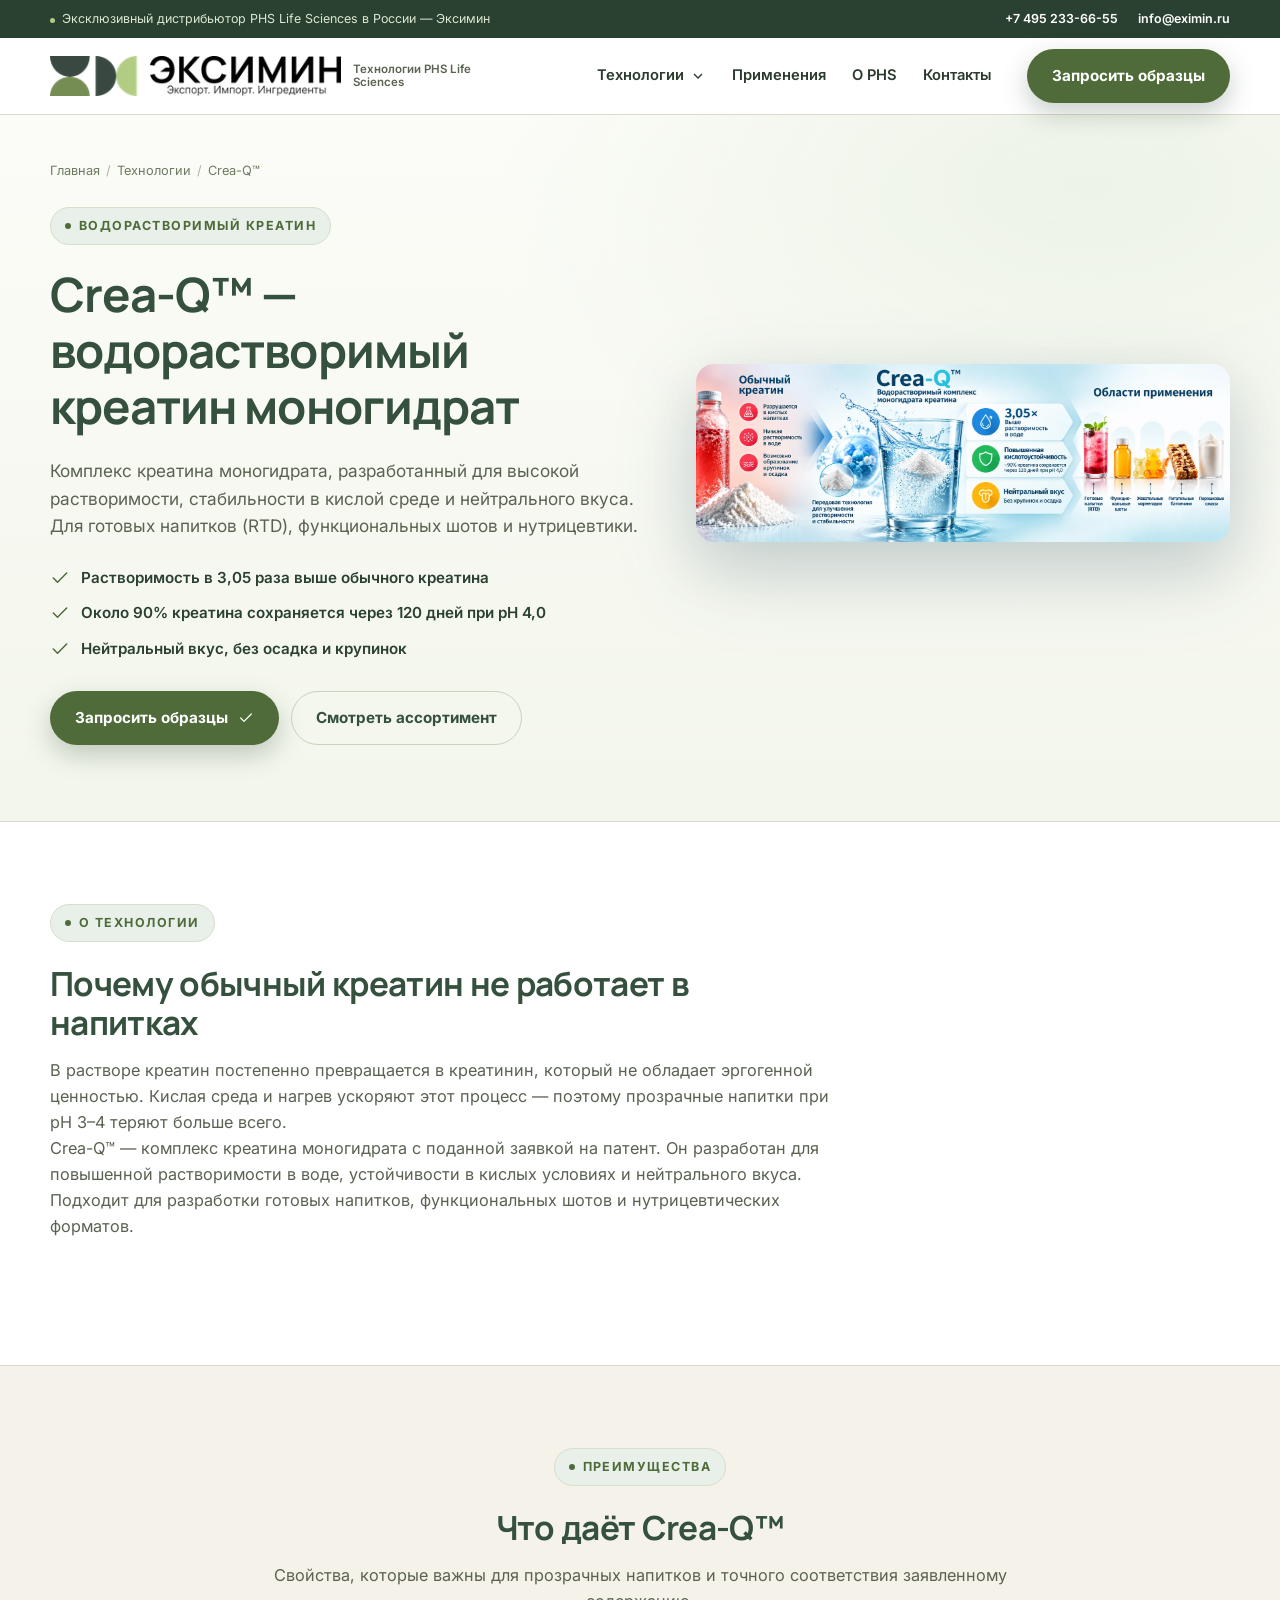
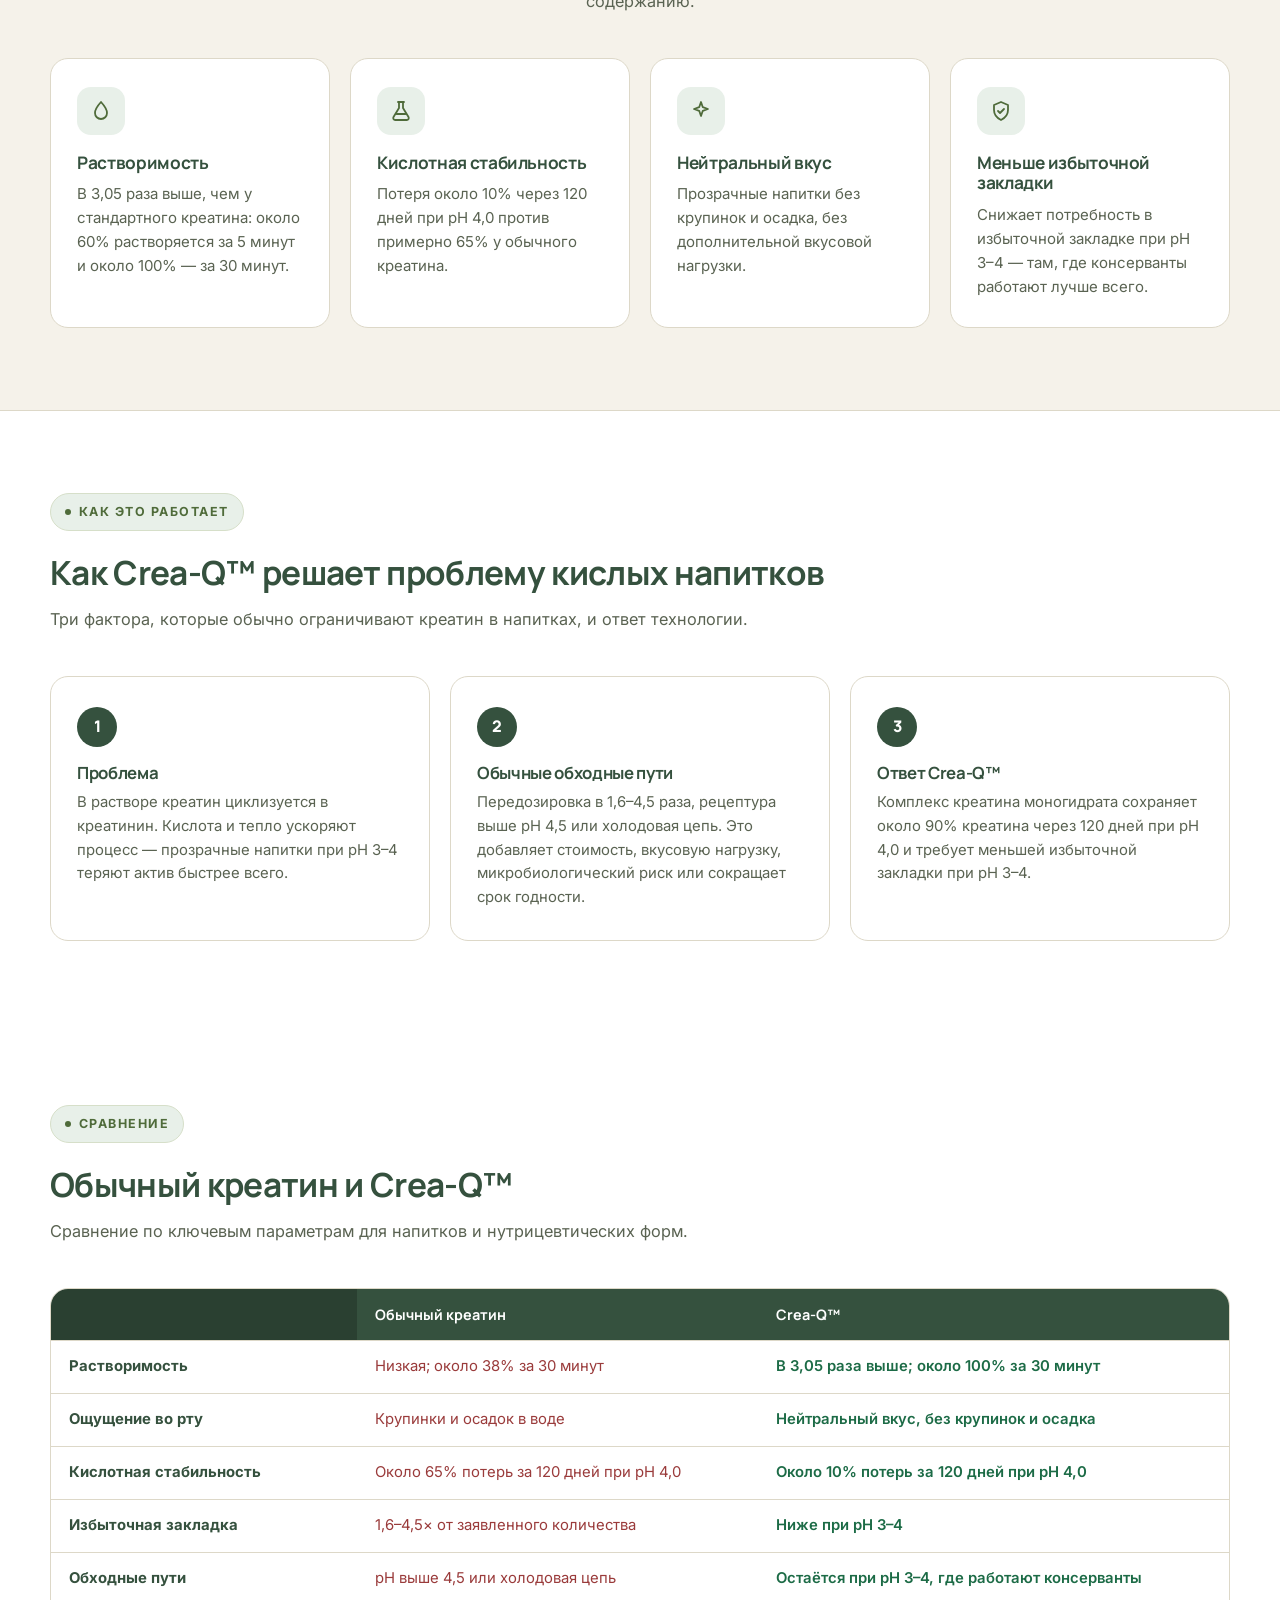
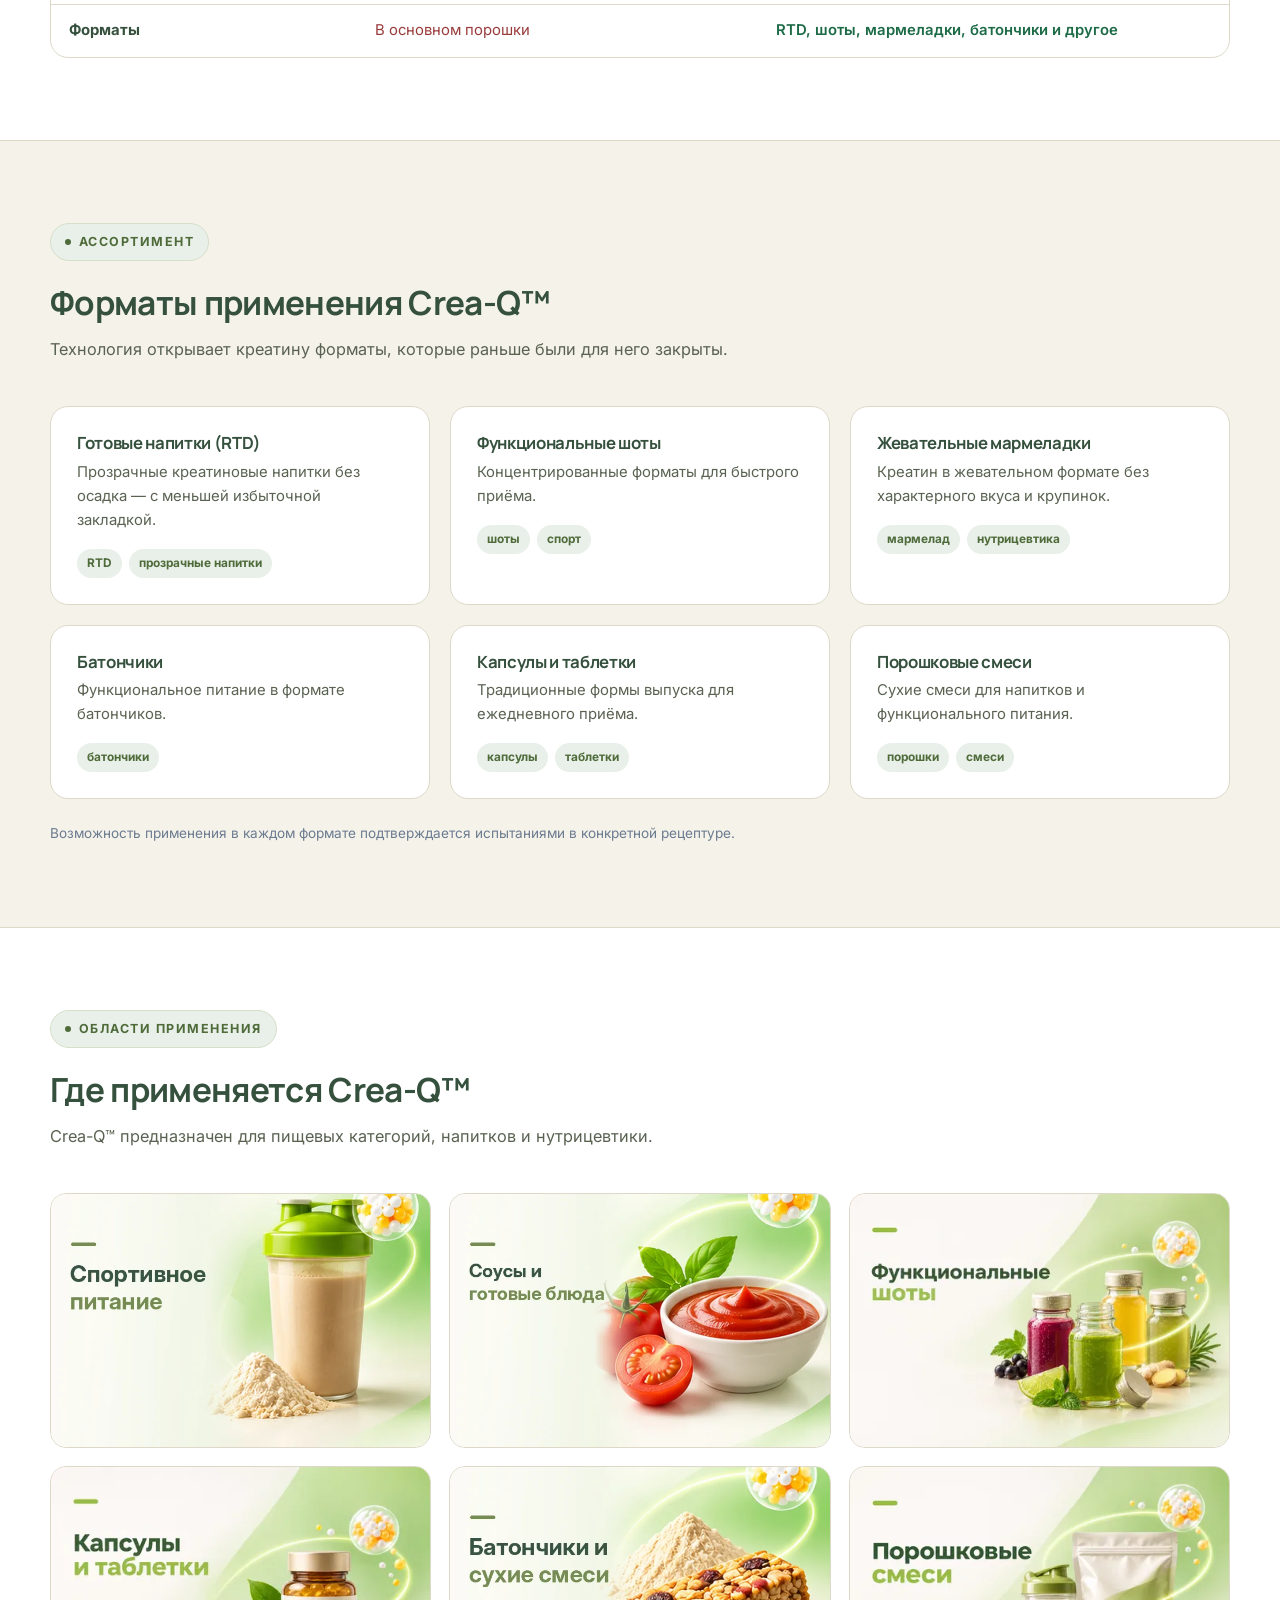
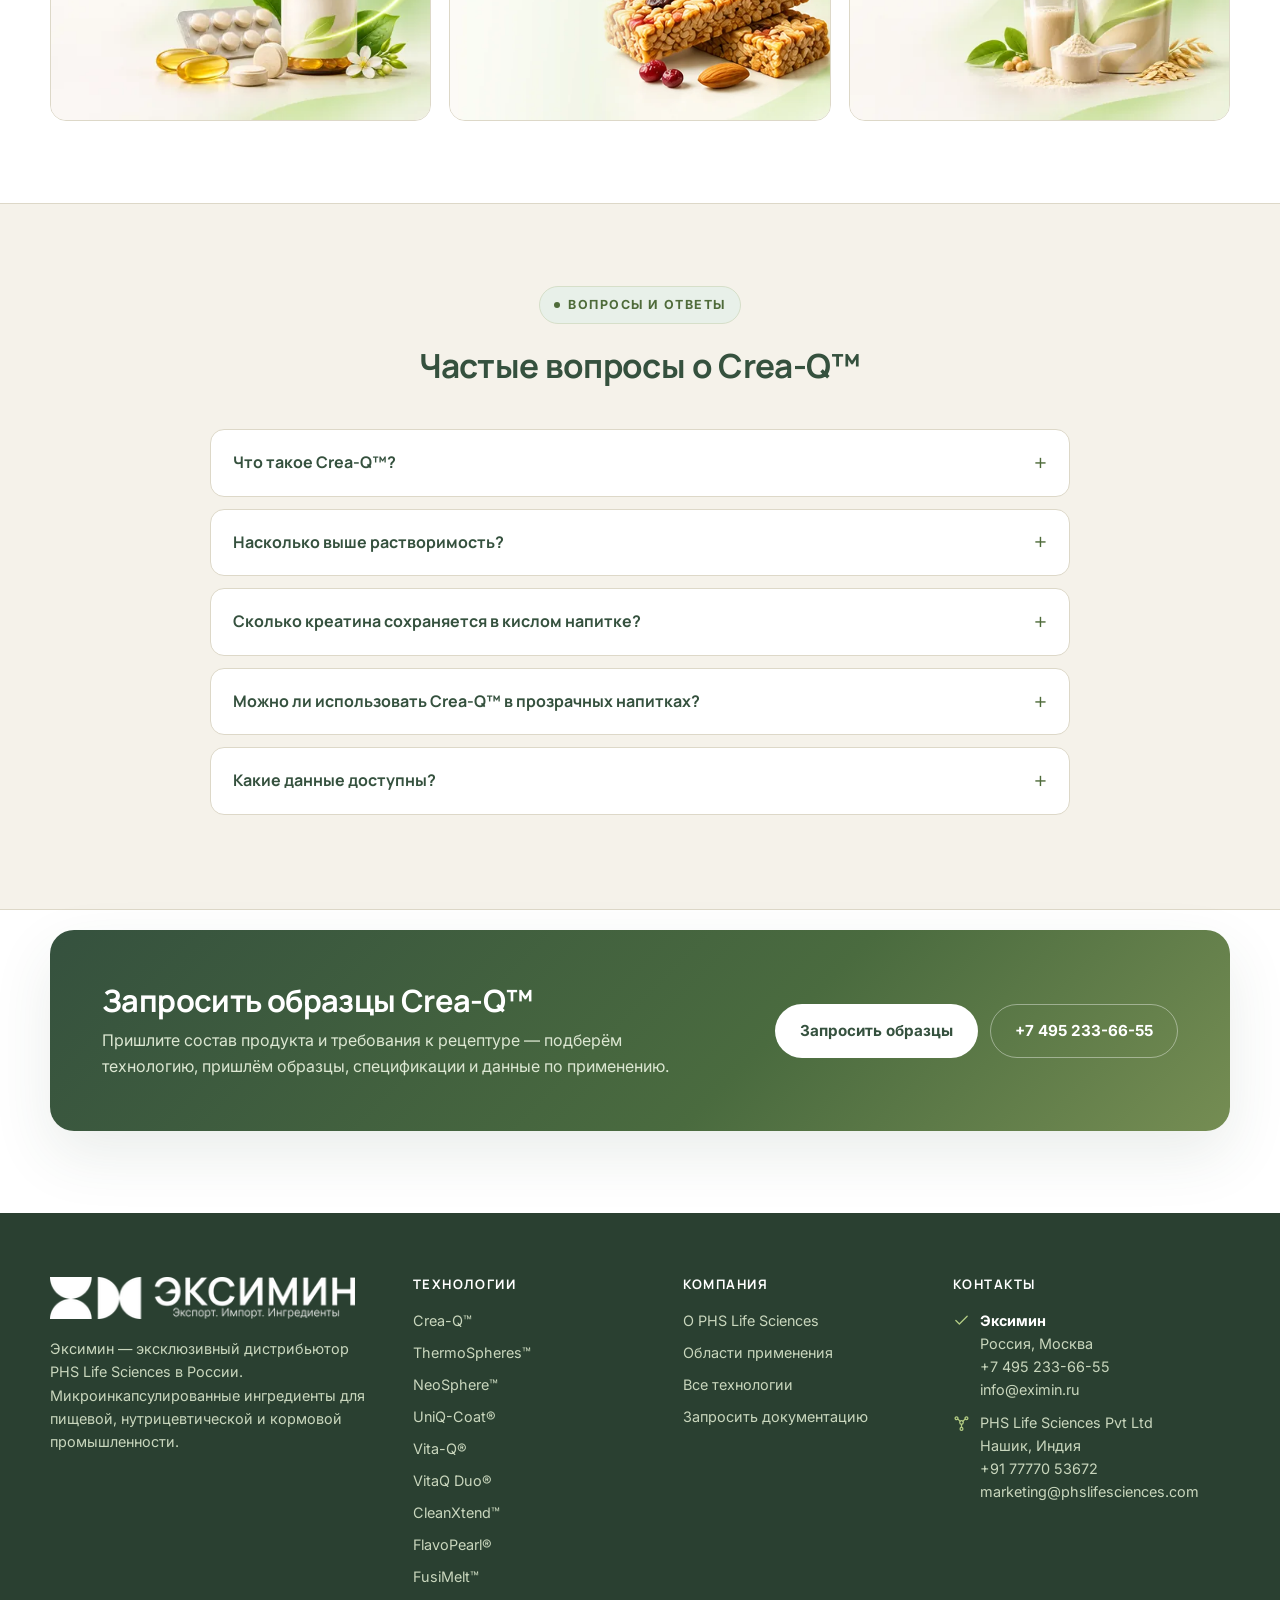
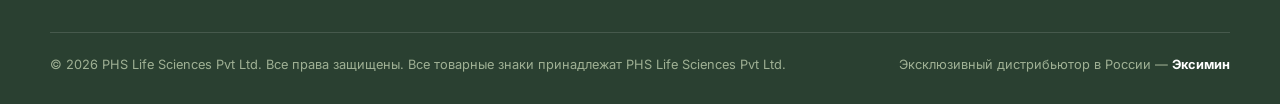
<file: crea-q.html>
<!DOCTYPE html>
<html lang="ru">
<head>
<meta charset="UTF-8">
<meta name="viewport" content="width=device-width, initial-scale=1.0">
<title>Crea-Q™ — водорастворимый креатин моногидрат</title>
<meta name="description" content="Crea-Q™ — водорастворимый креатин моногидрат PHS: в 3,05 раза выше растворимость, стабильность при pH 4,0, нейтральный вкус. Образцы и документы — Эксимин.">
<link rel="preconnect" href="https://fonts.googleapis.com">
<link rel="preconnect" href="https://fonts.gstatic.com" crossorigin>
<link href="https://fonts.googleapis.com/css2?family=Inter:wght@400;500;600;700&family=Manrope:wght@600;700;800&display=swap" rel="stylesheet">
<link rel="stylesheet" href="style.css">
</head>
<body>
<div class="topbar"><div class="container">
<div><span class="dot"></span>Эксклюзивный дистрибьютор PHS Life Sciences в России — Эксимин</div>
<div class="tb-right"><a href="tel:+74952336655">+7 495 233-66-55</a><a href="mailto:info@eximin.ru">info@eximin.ru</a></div>
</div></div>
<header class="site-header"><div class="container">
<a class="logo" href="index.html" aria-label="Эксимин — на главную"><img src="assets/img/eximin-logo.png" alt="Эксимин"><span class="logo-sub">Технологии PHS Life Sciences</span></a>
<nav class="main-nav" id="nav">
<div class="nav-drop"><span>Технологии <svg class="arrow" viewBox="0 0 24 24" fill="none" stroke="currentColor" stroke-width="2"><path d="M6 9l6 6 6-6"/></svg></span>
<div class="drop-panel"><a href="crea-q.html" class="active">Crea-Q™</a><a href="thermospheres.html">ThermoSpheres™</a><a href="neosphere.html">NeoSphere™</a><a href="uniq-coat.html">UniQ-Coat®</a><a href="vita-q.html">Vita-Q®</a><a href="vitaq-duo.html">VitaQ Duo®</a><a href="cleanxtend.html">CleanXtend™</a><a href="flavo-pearl.html">FlavoPearl®</a><a href="fusimelt.html">FusiMelt™</a></div></div>
<a href="index.html#applications">Применения</a>
<a href="index.html#about">О PHS</a>
<a href="#contact">Контакты</a>
</nav>
<a class="btn btn-primary header-cta" href="mailto:inquiry@eximin.ru?subject=%D0%9E%D0%B1%D1%80%D0%B0%D0%B7%D1%86%D1%8B%20Crea-Q%E2%84%A2&body=%D0%94%D0%BE%D0%B1%D1%80%D1%8B%D0%B9%20%D0%B4%D0%B5%D0%BD%D1%8C%21%0A%0A%D0%9D%D0%B0%D1%81%20%D0%B7%D0%B0%D0%B8%D0%BD%D1%82%D0%B5%D1%80%D0%B5%D1%81%D0%BE%D0%B2%D0%B0%D0%BB%D0%B8%20%D0%BE%D0%B1%D1%80%D0%B0%D0%B7%D1%86%D1%8B%20Crea-Q%E2%84%A2%2C%20%D0%B0%20%D0%B8%D0%BC%D0%B5%D0%BD%D0%BD%D0%BE%3A%0A-%20Crea-Q%E2%84%A2%20%E2%80%94%20%D0%B2%D0%BE%D0%B4%D0%BE%D1%80%D0%B0%D1%81%D1%82%D0%B2%D0%BE%D1%80%D0%B8%D0%BC%D1%8B%D0%B9%20%D0%BA%D1%80%D0%B5%D0%B0%D1%82%D0%B8%D0%BD%20%D0%BC%D0%BE%D0%BD%D0%BE%D0%B3%D0%B8%D0%B4%D1%80%D0%B0%D1%82%0A%0A%D0%9F%D1%80%D0%BE%D1%81%D0%B8%D0%BC%20%D0%B2%D0%B0%D1%81%20%D0%BF%D1%80%D0%B8%D1%81%D0%BB%D0%B0%D1%82%D1%8C%20%D0%B8%D1%85%20%D0%BF%D0%BE%20%D0%B0%D0%B4%D1%80%D0%B5%D1%81%D1%83%3A%0A%D0%90%D0%B4%D1%80%D0%B5%D1%81%3A%20%0A%D0%9D%D0%B0%20%D0%B8%D0%BC%D1%8F%3A%20%0A%D0%9A%D0%BE%D0%BD%D1%82%D0%B0%D0%BA%D1%82%D0%BD%D1%8B%D0%B9%20%D1%82%D0%B5%D0%BB%D0%B5%D1%84%D0%BE%D0%BD%3A%20%0A%0A%D0%A1%20%D1%83%D0%B2%D0%B0%D0%B6%D0%B5%D0%BD%D0%B8%D0%B5%D0%BC%2C%0A">Запросить образцы</a>
<button class="burger" aria-label="Меню" onclick="document.getElementById('nav').classList.toggle('open')"><span></span><span></span><span></span></button>
</div></header>
<section class="hero"><div class="container">
<div>
<div class="crumbs"><a href="index.html">Главная</a><span>/</span><a href="index.html#technologies">Технологии</a><span>/</span>Crea-Q™</div>
<div class="eyebrow">Водорастворимый креатин</div>
<h1>Crea-Q™ — водорастворимый креатин моногидрат</h1>
<p class="lead">Комплекс креатина моногидрата, разработанный для высокой растворимости, стабильности в кислой среде и нейтрального вкуса. Для готовых напитков (RTD), функциональных шотов и нутрицевтики.</p>
<ul class="hero-points"><li><svg class="" viewBox="0 0 24 24" fill="none" stroke="currentColor" stroke-width="1.8" stroke-linecap="round" stroke-linejoin="round" aria-hidden="true"><path d="M20 6L9 17l-5-5"/></svg><span>Растворимость в 3,05 раза выше обычного креатина</span></li><li><svg class="" viewBox="0 0 24 24" fill="none" stroke="currentColor" stroke-width="1.8" stroke-linecap="round" stroke-linejoin="round" aria-hidden="true"><path d="M20 6L9 17l-5-5"/></svg><span>Около 90% креатина сохраняется через 120 дней при pH 4,0</span></li><li><svg class="" viewBox="0 0 24 24" fill="none" stroke="currentColor" stroke-width="1.8" stroke-linecap="round" stroke-linejoin="round" aria-hidden="true"><path d="M20 6L9 17l-5-5"/></svg><span>Нейтральный вкус, без осадка и крупинок</span></li></ul>
<div class="hero-actions"><a class="btn btn-primary" href="mailto:inquiry@eximin.ru?subject=%D0%9E%D0%B1%D1%80%D0%B0%D0%B7%D1%86%D1%8B%20Crea-Q%E2%84%A2&body=%D0%94%D0%BE%D0%B1%D1%80%D1%8B%D0%B9%20%D0%B4%D0%B5%D0%BD%D1%8C%21%0A%0A%D0%9D%D0%B0%D1%81%20%D0%B7%D0%B0%D0%B8%D0%BD%D1%82%D0%B5%D1%80%D0%B5%D1%81%D0%BE%D0%B2%D0%B0%D0%BB%D0%B8%20%D0%BE%D0%B1%D1%80%D0%B0%D0%B7%D1%86%D1%8B%20Crea-Q%E2%84%A2%2C%20%D0%B0%20%D0%B8%D0%BC%D0%B5%D0%BD%D0%BD%D0%BE%3A%0A-%20Crea-Q%E2%84%A2%20%E2%80%94%20%D0%B2%D0%BE%D0%B4%D0%BE%D1%80%D0%B0%D1%81%D1%82%D0%B2%D0%BE%D1%80%D0%B8%D0%BC%D1%8B%D0%B9%20%D0%BA%D1%80%D0%B5%D0%B0%D1%82%D0%B8%D0%BD%20%D0%BC%D0%BE%D0%BD%D0%BE%D0%B3%D0%B8%D0%B4%D1%80%D0%B0%D1%82%0A%0A%D0%9F%D1%80%D0%BE%D1%81%D0%B8%D0%BC%20%D0%B2%D0%B0%D1%81%20%D0%BF%D1%80%D0%B8%D1%81%D0%BB%D0%B0%D1%82%D1%8C%20%D0%B8%D1%85%20%D0%BF%D0%BE%20%D0%B0%D0%B4%D1%80%D0%B5%D1%81%D1%83%3A%0A%D0%90%D0%B4%D1%80%D0%B5%D1%81%3A%20%0A%D0%9D%D0%B0%20%D0%B8%D0%BC%D1%8F%3A%20%0A%D0%9A%D0%BE%D0%BD%D1%82%D0%B0%D0%BA%D1%82%D0%BD%D1%8B%D0%B9%20%D1%82%D0%B5%D0%BB%D0%B5%D1%84%D0%BE%D0%BD%3A%20%0A%0A%D0%A1%20%D1%83%D0%B2%D0%B0%D0%B6%D0%B5%D0%BD%D0%B8%D0%B5%D0%BC%2C%0A">Запросить образцы <svg class="arrow" viewBox="0 0 24 24" fill="none" stroke="currentColor" stroke-width="1.8" stroke-linecap="round" stroke-linejoin="round" aria-hidden="true"><path d="M20 6L9 17l-5-5"/></svg></a><a class="btn btn-outline" href="#portfolio">Смотреть ассортимент</a></div>
</div>
<div class="hero-media is-wide"><img src="assets/img-text/crea-q-infographic-ru-1600w.webp" srcset="assets/img-text/crea-q-infographic-ru-1080w.webp 1080w, assets/img-text/crea-q-infographic-ru-1600w.webp 1600w" sizes="(max-width:980px) 100vw, 1180px" alt="Crea-Q: обычный креатин разрушается в кислых напитках и даёт осадок; Crea-Q — водорастворимый моногидрат: растворимость в 3,05 раза выше, около 90% креатина сохраняется через 120 дней при pH 4,0"></div>
</div></section>
<section class="section"><div class="container"><div class="section-head"><div class="eyebrow">О технологии</div><h2>Почему обычный креатин не работает в напитках</h2><p>В растворе креатин постепенно превращается в креатинин, который не обладает эргогенной ценностью. Кислая среда и нагрев ускоряют этот процесс — поэтому прозрачные напитки при pH 3–4 теряют больше всего.</p><p>Crea-Q™ — комплекс креатина моногидрата с поданной заявкой на патент. Он разработан для повышенной растворимости в воде, устойчивости в кислых условиях и нейтрального вкуса. Подходит для разработки готовых напитков, функциональных шотов и нутрицевтических форматов.</p></div></div></section>
<section class="section soft"><div class="container">
<div class="section-head center"><div class="eyebrow">Преимущества</div><h2>Что даёт Crea-Q™</h2><p>Свойства, которые важны для прозрачных напитков и точного соответствия заявленному содержанию.</p></div>
<div class="grid grid-4"><div class="card"><div class="ico"><svg class="" viewBox="0 0 24 24" fill="none" stroke="currentColor" stroke-width="1.8" stroke-linecap="round" stroke-linejoin="round" aria-hidden="true"><path d="M12 3s6 6.5 6 11a6 6 0 0 1-12 0c0-4.5 6-11 6-11z"/></svg></div><h3>Растворимость</h3><p>В 3,05 раза выше, чем у стандартного креатина: около 60% растворяется за 5 минут и около 100% — за 30 минут.</p></div><div class="card"><div class="ico"><svg class="" viewBox="0 0 24 24" fill="none" stroke="currentColor" stroke-width="1.8" stroke-linecap="round" stroke-linejoin="round" aria-hidden="true"><path d="M9 3h6M10 3v6l-5.5 9A2 2 0 0 0 6.2 21h11.6a2 2 0 0 0 1.7-3L14 9V3"/><path d="M7.5 15h9"/></svg></div><h3>Кислотная стабильность</h3><p>Потеря около 10% через 120 дней при pH 4,0 против примерно 65% у обычного креатина.</p></div><div class="card"><div class="ico"><svg class="" viewBox="0 0 24 24" fill="none" stroke="currentColor" stroke-width="1.8" stroke-linecap="round" stroke-linejoin="round" aria-hidden="true"><path d="M12 3l1.8 5.2L19 10l-5.2 1.8L12 17l-1.8-5.2L5 10l5.2-1.8L12 3z"/></svg></div><h3>Нейтральный вкус</h3><p>Прозрачные напитки без крупинок и осадка, без дополнительной вкусовой нагрузки.</p></div><div class="card"><div class="ico"><svg class="" viewBox="0 0 24 24" fill="none" stroke="currentColor" stroke-width="1.8" stroke-linecap="round" stroke-linejoin="round" aria-hidden="true"><path d="M12 3l7 3v5c0 4.5-3 8-7 10-4-2-7-5.5-7-10V6l7-3z"/><path d="M9 12l2 2 4-4"/></svg></div><h3>Меньше избыточной закладки</h3><p>Снижает потребность в избыточной закладке при pH 3–4 — там, где консерванты работают лучше всего.</p></div></div>
</div></section>
<section class="section"><div class="container">
<div class="section-head"><div class="eyebrow">Как это работает</div><h2>Как Crea-Q™ решает проблему кислых напитков</h2><p>Три фактора, которые обычно ограничивают креатин в напитках, и ответ технологии.</p></div>
<div class="grid grid-3"><div class="step"><div class="n">1</div><h3>Проблема</h3><p>В растворе креатин циклизуется в креатинин. Кислота и тепло ускоряют процесс — прозрачные напитки при pH 3–4 теряют актив быстрее всего.</p></div><div class="step"><div class="n">2</div><h3>Обычные обходные пути</h3><p>Передозировка в 1,6–4,5 раза, рецептура выше pH 4,5 или холодовая цепь. Это добавляет стоимость, вкусовую нагрузку, микробиологический риск или сокращает срок годности.</p></div><div class="step"><div class="n">3</div><h3>Ответ Crea-Q™</h3><p>Комплекс креатина моногидрата сохраняет около 90% креатина через 120 дней при pH 4,0 и требует меньшей избыточной закладки при pH 3–4.</p></div></div></div></section>
<section class="section"><div class="container">
<div class="section-head"><div class="eyebrow">Сравнение</div><h2>Обычный креатин и Crea-Q™</h2><p>Сравнение по ключевым параметрам для напитков и нутрицевтических форм.</p></div>
<table class="compare"><thead><tr><th></th><th>Обычный креатин</th><th>Crea-Q™</th></tr></thead><tbody><tr><td>Растворимость</td><td class="bad">Низкая; около 38% за 30 минут</td><td class="good">В 3,05 раза выше; около 100% за 30 минут</td></tr><tr><td>Ощущение во рту</td><td class="bad">Крупинки и осадок в воде</td><td class="good">Нейтральный вкус, без крупинок и осадка</td></tr><tr><td>Кислотная стабильность</td><td class="bad">Около 65% потерь за 120 дней при pH 4,0</td><td class="good">Около 10% потерь за 120 дней при pH 4,0</td></tr><tr><td>Избыточная закладка</td><td class="bad">1,6–4,5× от заявленного количества</td><td class="good">Ниже при pH 3–4</td></tr><tr><td>Обходные пути</td><td class="bad">pH выше 4,5 или холодовая цепь</td><td class="good">Остаётся при pH 3–4, где работают консерванты</td></tr><tr><td>Форматы</td><td class="bad">В основном порошки</td><td class="good">RTD, шоты, мармеладки, батончики и другое</td></tr></tbody></table>
</div></section>
<section class="section soft" id="portfolio"><div class="container">
<div class="section-head"><div class="eyebrow">Ассортимент</div><h2>Форматы применения Crea-Q™</h2><p>Технология открывает креатину форматы, которые раньше были для него закрыты.</p></div>
<div class="grid grid-3"><div class="pf-card"><h3>Готовые напитки (RTD)</h3><p>Прозрачные креатиновые напитки без осадка — с меньшей избыточной закладкой.</p><div class="tags"><span class="tag">RTD</span><span class="tag">прозрачные напитки</span></div></div><div class="pf-card"><h3>Функциональные шоты</h3><p>Концентрированные форматы для быстрого приёма.</p><div class="tags"><span class="tag">шоты</span><span class="tag">спорт</span></div></div><div class="pf-card"><h3>Жевательные мармеладки</h3><p>Креатин в жевательном формате без характерного вкуса и крупинок.</p><div class="tags"><span class="tag">мармелад</span><span class="tag">нутрицевтика</span></div></div><div class="pf-card"><h3>Батончики</h3><p>Функциональное питание в формате батончиков.</p><div class="tags"><span class="tag">батончики</span></div></div><div class="pf-card"><h3>Капсулы и таблетки</h3><p>Традиционные формы выпуска для ежедневного приёма.</p><div class="tags"><span class="tag">капсулы</span><span class="tag">таблетки</span></div></div><div class="pf-card"><h3>Порошковые смеси</h3><p>Сухие смеси для напитков и функционального питания.</p><div class="tags"><span class="tag">порошки</span><span class="tag">смеси</span></div></div></div>
<p style="margin-top:24px;font-size:.85rem;color:#6b7c90">Возможность применения в каждом формате подтверждается испытаниями в конкретной рецептуре.</p>
</div></section>
<section class="section"><div class="container">
<div class="section-head"><div class="eyebrow">Области применения</div><h2>Где применяется Crea-Q™</h2><p>Crea-Q™ предназначен для пищевых категорий, напитков и нутрицевтики.</p></div>
<div class="app-grid"><div class="app-card"><img src="assets/img/phs_application_sports_nutrition_720w.webp" alt="Спортивное питание" loading="lazy" decoding="async" width="720" height="480"><h3 class="sr-only">Спортивное питание</h3></div><div class="app-card"><img src="assets/img/phs_application_sauces_ready_meals_720w.webp" alt="Готовые напитки" loading="lazy" decoding="async" width="720" height="480"><h3 class="sr-only">Готовые напитки</h3></div><div class="app-card"><img src="assets/img/phs_application_functional_shots_720w.webp" srcset="assets/img/phs_application_functional_shots_480w.webp 480w, assets/img/phs_application_functional_shots_720w.webp 720w" sizes="(max-width:640px) 100vw, (max-width:980px) 50vw, 33vw" alt="Функциональные шоты" loading="lazy" decoding="async" width="720" height="480"><h3 class="sr-only">Функциональные шоты</h3></div><div class="app-card"><img src="assets/img/phs_application_capsules_tablets_720w.webp" srcset="assets/img/phs_application_capsules_tablets_480w.webp 480w, assets/img/phs_application_capsules_tablets_720w.webp 720w" sizes="(max-width:640px) 100vw, (max-width:980px) 50vw, 33vw" alt="БАД и капсулы" loading="lazy" decoding="async" width="720" height="480"><h3 class="sr-only">БАД и капсулы</h3></div><div class="app-card"><img src="assets/img/phs_application_bars_powders_720w.webp" alt="Батончики" loading="lazy" decoding="async" width="720" height="480"><h3 class="sr-only">Батончики</h3></div><div class="app-card"><img src="assets/img/phs_application_powder_blends_720w.webp" srcset="assets/img/phs_application_powder_blends_480w.webp 480w, assets/img/phs_application_powder_blends_720w.webp 720w" sizes="(max-width:640px) 100vw, (max-width:980px) 50vw, 33vw" alt="Порошковые смеси" loading="lazy" decoding="async" width="720" height="480"><h3 class="sr-only">Порошковые смеси</h3></div></div></div></section>
<section class="section soft"><div class="container">
<div class="section-head center"><div class="eyebrow">Вопросы и ответы</div><h2>Частые вопросы о Crea-Q™</h2></div>
<div class="faq"><details><summary>Что такое Crea-Q™?</summary><p>Crea-Q™ — комплекс креатина моногидрата от PHS Life Sciences с поданной заявкой на патент. Разработан для повышенной растворимости в воде, стабильности в кислой среде и нейтрального вкуса.</p></details><details><summary>Насколько выше растворимость?</summary><p>В 3,05 раза выше, чем у стандартного креатина: около 60% растворяется за 5 минут и около 100% — за 30 минут.</p></details><details><summary>Сколько креатина сохраняется в кислом напитке?</summary><p>Около 90% через 120 дней при pH 4,0. У стандартного креатина потери составляют около 65% за тот же период.</p></details><details><summary>Можно ли использовать Crea-Q™ в прозрачных напитках?</summary><p>Да, технология разработана для прозрачных напитков и шотов: без крупинок и осадка, с нейтральным вкусом. Конкретная рецептура требует испытаний.</p></details><details><summary>Какие данные доступны?</summary><p>Данные характеризации (FTIR, XRD, DSC) предоставляются по запросу под NDA.</p></details></div></div></section>
<div class="cta-wrap"><div class="container"><div class="cta">
<div><h2>Запросить образцы Crea-Q™</h2><p>Пришлите состав продукта и требования к рецептуре — подберём технологию, пришлём образцы, спецификации и данные по применению.</p></div>
<div class="cta-actions"><a class="btn btn-light" href="mailto:inquiry@eximin.ru?subject=%D0%9E%D0%B1%D1%80%D0%B0%D0%B7%D1%86%D1%8B%20Crea-Q%E2%84%A2&body=%D0%94%D0%BE%D0%B1%D1%80%D1%8B%D0%B9%20%D0%B4%D0%B5%D0%BD%D1%8C%21%0A%0A%D0%9D%D0%B0%D1%81%20%D0%B7%D0%B0%D0%B8%D0%BD%D1%82%D0%B5%D1%80%D0%B5%D1%81%D0%BE%D0%B2%D0%B0%D0%BB%D0%B8%20%D0%BE%D0%B1%D1%80%D0%B0%D0%B7%D1%86%D1%8B%20Crea-Q%E2%84%A2%2C%20%D0%B0%20%D0%B8%D0%BC%D0%B5%D0%BD%D0%BD%D0%BE%3A%0A-%20Crea-Q%E2%84%A2%20%E2%80%94%20%D0%B2%D0%BE%D0%B4%D0%BE%D1%80%D0%B0%D1%81%D1%82%D0%B2%D0%BE%D1%80%D0%B8%D0%BC%D1%8B%D0%B9%20%D0%BA%D1%80%D0%B5%D0%B0%D1%82%D0%B8%D0%BD%20%D0%BC%D0%BE%D0%BD%D0%BE%D0%B3%D0%B8%D0%B4%D1%80%D0%B0%D1%82%0A%0A%D0%9F%D1%80%D0%BE%D1%81%D0%B8%D0%BC%20%D0%B2%D0%B0%D1%81%20%D0%BF%D1%80%D0%B8%D1%81%D0%BB%D0%B0%D1%82%D1%8C%20%D0%B8%D1%85%20%D0%BF%D0%BE%20%D0%B0%D0%B4%D1%80%D0%B5%D1%81%D1%83%3A%0A%D0%90%D0%B4%D1%80%D0%B5%D1%81%3A%20%0A%D0%9D%D0%B0%20%D0%B8%D0%BC%D1%8F%3A%20%0A%D0%9A%D0%BE%D0%BD%D1%82%D0%B0%D0%BA%D1%82%D0%BD%D1%8B%D0%B9%20%D1%82%D0%B5%D0%BB%D0%B5%D1%84%D0%BE%D0%BD%3A%20%0A%0A%D0%A1%20%D1%83%D0%B2%D0%B0%D0%B6%D0%B5%D0%BD%D0%B8%D0%B5%D0%BC%2C%0A">Запросить образцы</a><a class="btn btn-ghost-light" href="tel:+74952336655">+7 495 233-66-55</a></div>
</div></div></div>
<footer class="footer" id="contact"><div class="container">
<div class="footer-grid">
<div>
<a class="logo" href="index.html"><img src="assets/img/eximin-logo-white.png" alt="Эксимин"></a>
<p>Эксимин — эксклюзивный дистрибьютор PHS Life Sciences в России. Микроинкапсулированные ингредиенты для пищевой, нутрицевтической и кормовой промышленности.</p>
</div>
<div><h4>Технологии</h4><ul><li><a href="crea-q.html">Crea-Q™</a></li><li><a href="thermospheres.html">ThermoSpheres™</a></li><li><a href="neosphere.html">NeoSphere™</a></li><li><a href="uniq-coat.html">UniQ-Coat®</a></li><li><a href="vita-q.html">Vita-Q®</a></li><li><a href="vitaq-duo.html">VitaQ Duo®</a></li><li><a href="cleanxtend.html">CleanXtend™</a></li><li><a href="flavo-pearl.html">FlavoPearl®</a></li><li><a href="fusimelt.html">FusiMelt™</a></li></ul></div>
<div><h4>Компания</h4><ul>
<li><a href="index.html#about">О PHS Life Sciences</a></li>
<li><a href="index.html#applications">Области применения</a></li>
<li><a href="index.html#technologies">Все технологии</a></li>
<li><a href="mailto:info@eximin.ru">Запросить документацию</a></li>
</ul></div>
<div><h4>Контакты</h4>
<div class="contact-line"><svg class="" viewBox="0 0 24 24" fill="none" stroke="currentColor" stroke-width="1.8" stroke-linecap="round" stroke-linejoin="round" aria-hidden="true"><path d="M20 6L9 17l-5-5"/></svg><div><strong style="color:#fff">Эксимин</strong><br>Россия, Москва<br><a href="tel:+74952336655">+7 495 233-66-55</a><br><a href="mailto:info@eximin.ru">info@eximin.ru</a></div></div>
<div class="contact-line"><svg class="" viewBox="0 0 24 24" fill="none" stroke="currentColor" stroke-width="1.8" stroke-linecap="round" stroke-linejoin="round" aria-hidden="true"><circle cx="12" cy="12" r="2.5"/><circle cx="5" cy="6" r="2"/><circle cx="19" cy="6" r="2"/><circle cx="12" cy="21" r="2"/><path d="M7 7.2l3 3M17 7.2l-3 3M12 14.5V19"/></svg><div>PHS Life Sciences Pvt Ltd<br>Нашик, Индия<br>+91 77770 53672<br>marketing@phslifesciences.com</div></div>
</div>
</div>
<div class="footer-bottom"><div>© 2026 PHS Life Sciences Pvt Ltd. Все права защищены. Все товарные знаки принадлежат PHS Life Sciences Pvt Ltd.</div><div>Эксклюзивный дистрибьютор в России — <span class="accent">Эксимин</span></div></div>
</div></footer>
<script>
document.querySelectorAll('.main-nav a').forEach(a=>a.addEventListener('click',()=>document.getElementById('nav').classList.remove('open')));
</script>
</body></html>
</file>
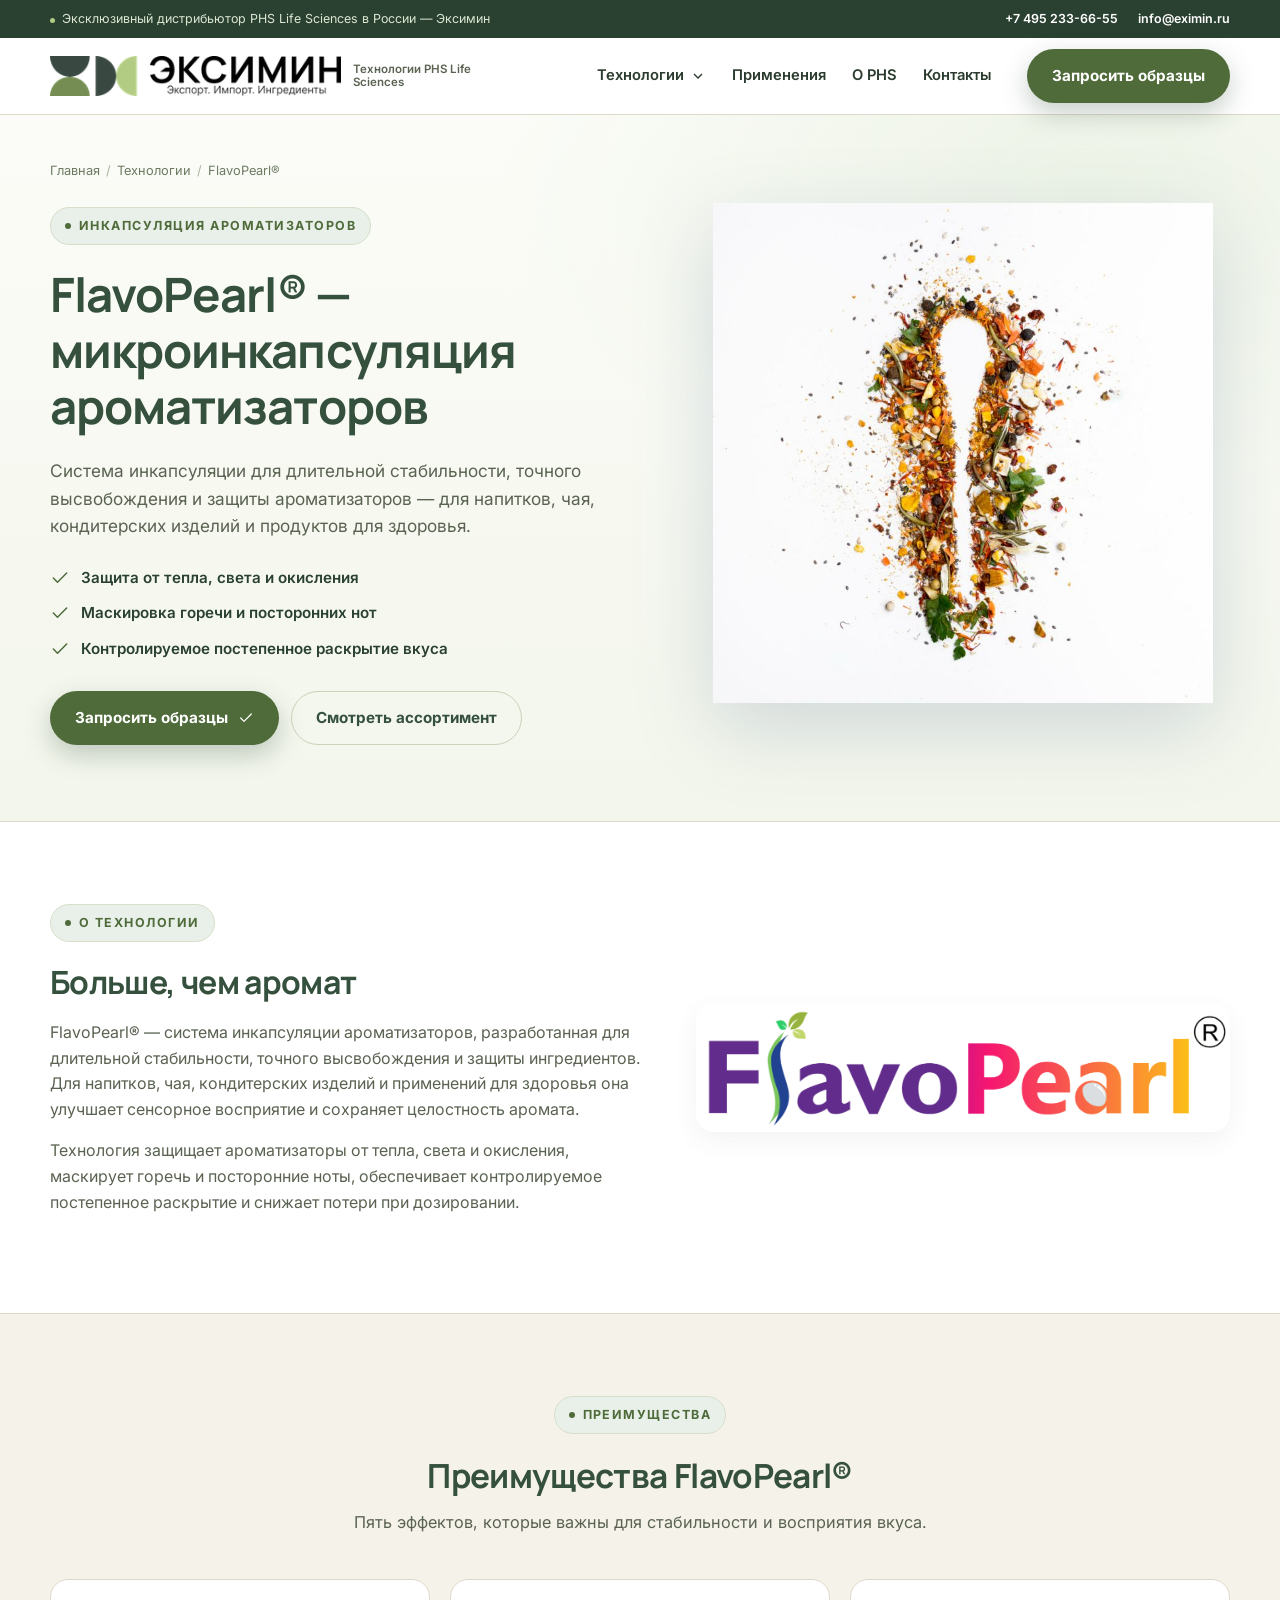
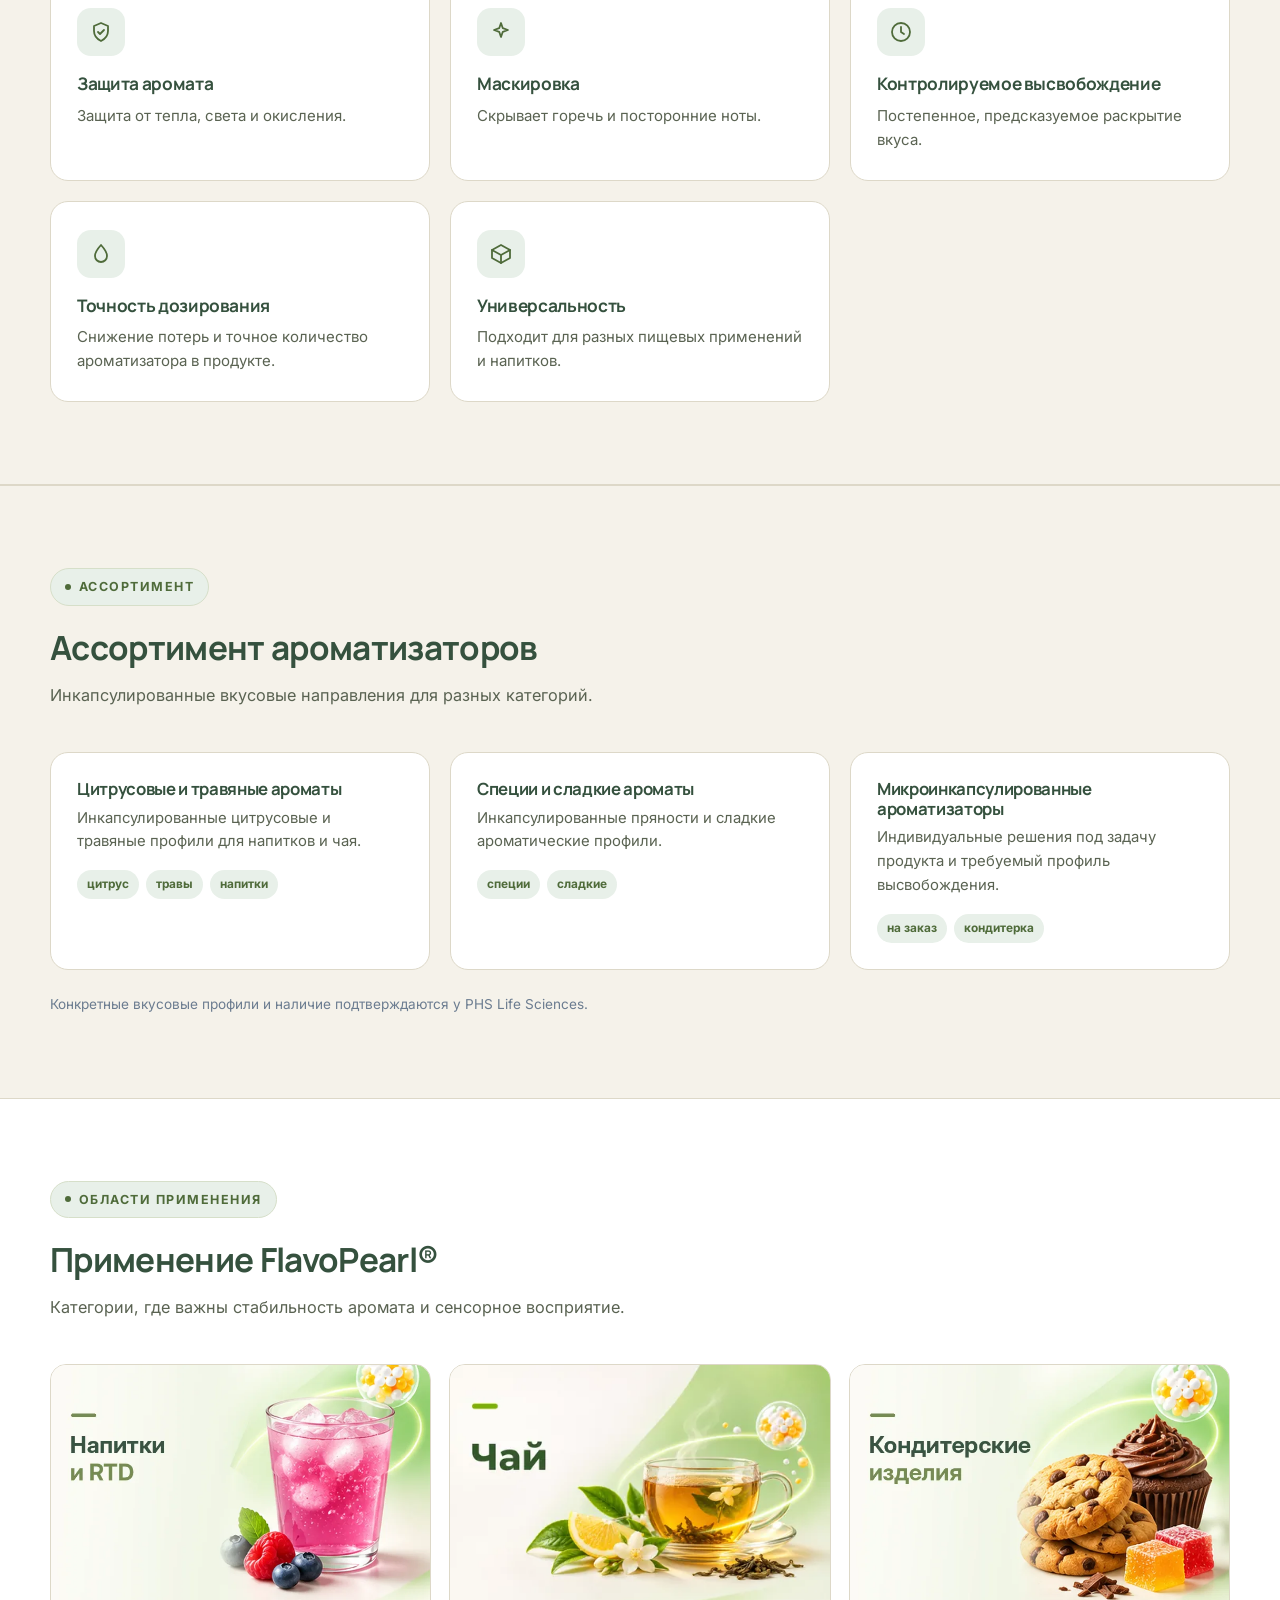
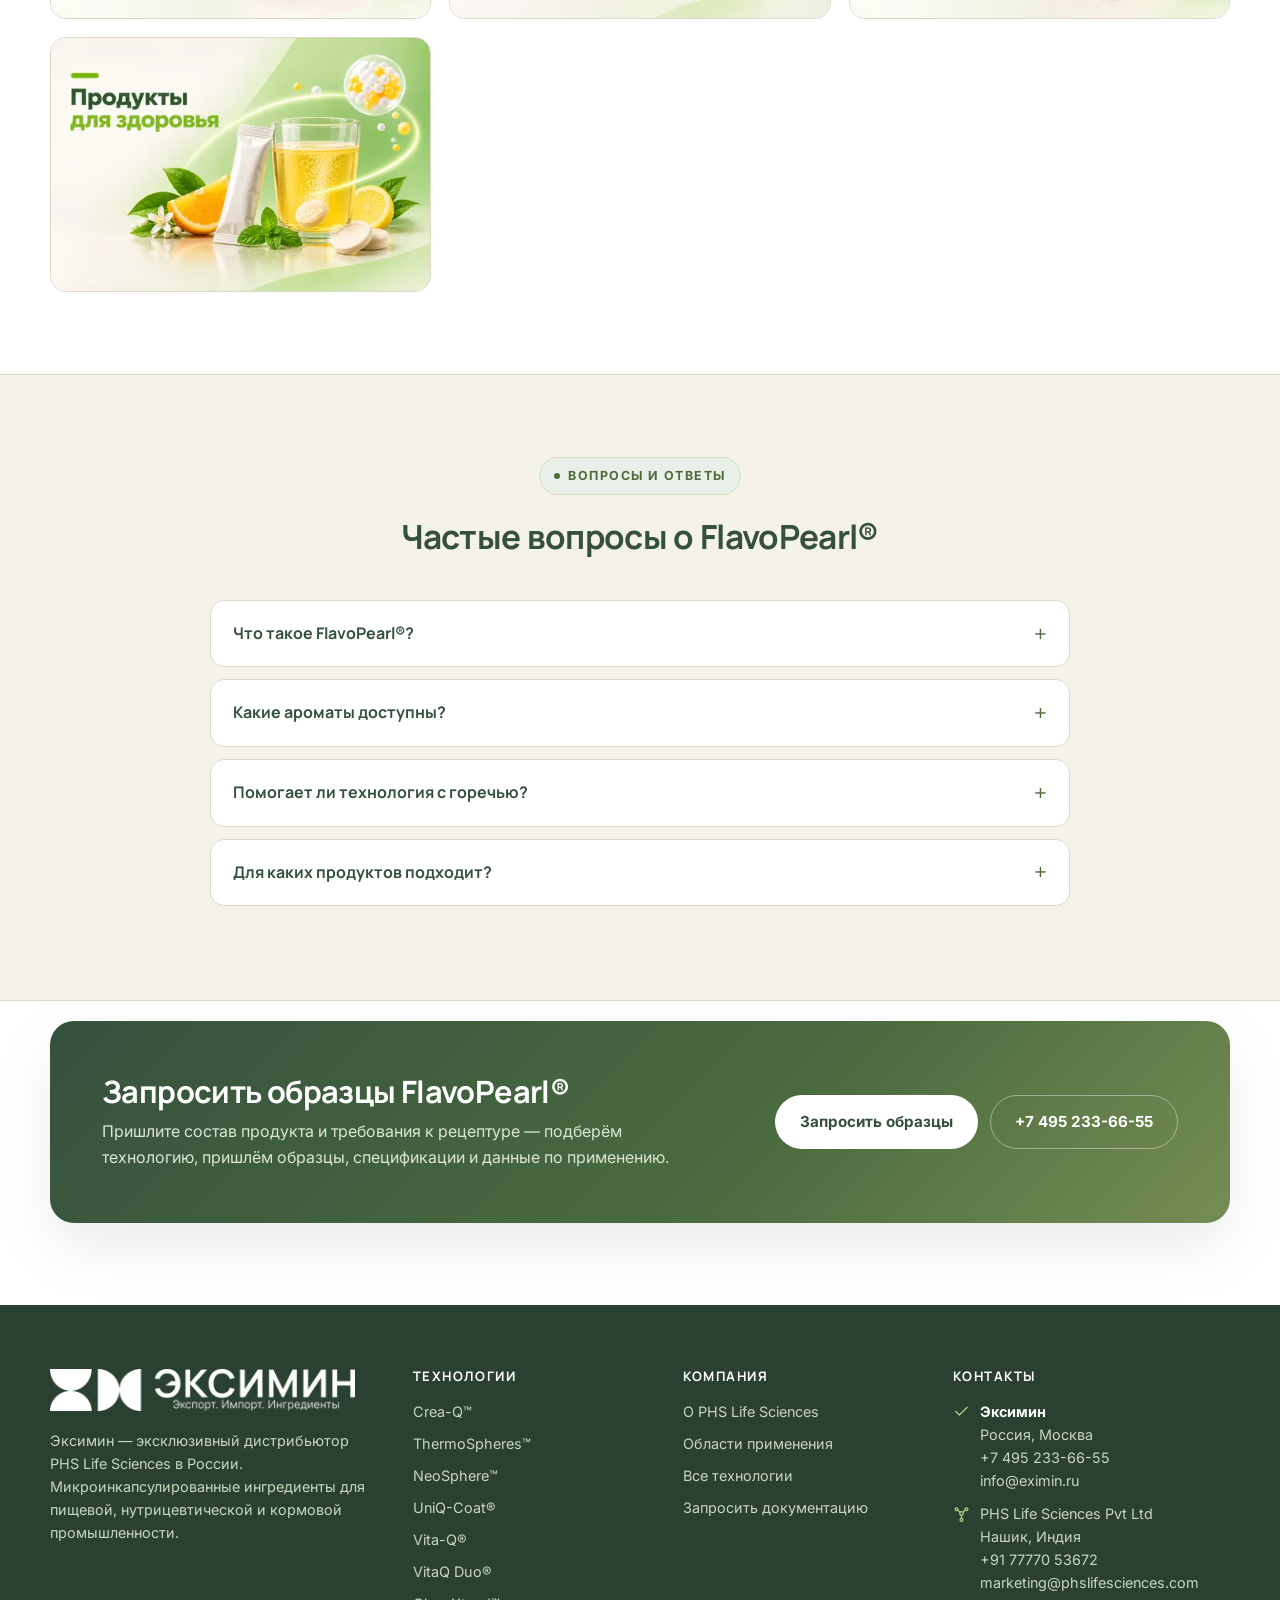
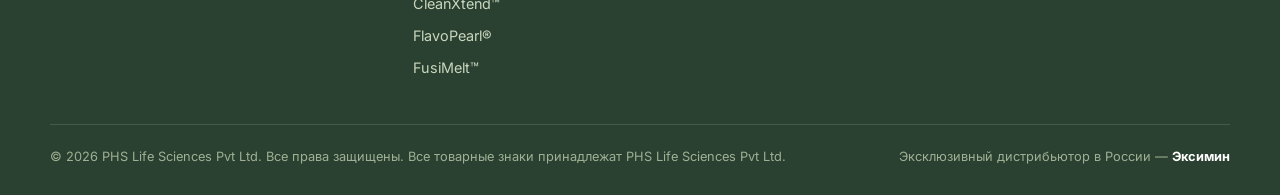
<file: flavo-pearl.html>
<!DOCTYPE html>
<html lang="ru">
<head>
<meta charset="UTF-8">
<meta name="viewport" content="width=device-width, initial-scale=1.0">
<title>FlavoPearl® — микроинкапсуляция ароматизаторов</title>
<meta name="description" content="FlavoPearl® — микроинкапсуляция ароматизаторов PHS: стабильность, маскировка горечи, контролируемое высвобождение для напитков и кондитерки.">
<link rel="preconnect" href="https://fonts.googleapis.com">
<link rel="preconnect" href="https://fonts.gstatic.com" crossorigin>
<link href="https://fonts.googleapis.com/css2?family=Inter:wght@400;500;600;700&family=Manrope:wght@600;700;800&display=swap" rel="stylesheet">
<link rel="stylesheet" href="style.css">
</head>
<body>
<div class="topbar"><div class="container">
<div><span class="dot"></span>Эксклюзивный дистрибьютор PHS Life Sciences в России — Эксимин</div>
<div class="tb-right"><a href="tel:+74952336655">+7 495 233-66-55</a><a href="mailto:info@eximin.ru">info@eximin.ru</a></div>
</div></div>
<header class="site-header"><div class="container">
<a class="logo" href="index.html" aria-label="Эксимин — на главную"><img src="assets/img/eximin-logo.png" alt="Эксимин"><span class="logo-sub">Технологии PHS Life Sciences</span></a>
<nav class="main-nav" id="nav">
<div class="nav-drop"><span>Технологии <svg class="arrow" viewBox="0 0 24 24" fill="none" stroke="currentColor" stroke-width="2"><path d="M6 9l6 6 6-6"/></svg></span>
<div class="drop-panel"><a href="crea-q.html">Crea-Q™</a><a href="thermospheres.html">ThermoSpheres™</a><a href="neosphere.html">NeoSphere™</a><a href="uniq-coat.html">UniQ-Coat®</a><a href="vita-q.html">Vita-Q®</a><a href="vitaq-duo.html">VitaQ Duo®</a><a href="cleanxtend.html">CleanXtend™</a><a href="flavo-pearl.html" class="active">FlavoPearl®</a><a href="fusimelt.html">FusiMelt™</a></div></div>
<a href="index.html#applications">Применения</a>
<a href="index.html#about">О PHS</a>
<a href="#contact">Контакты</a>
</nav>
<a class="btn btn-primary header-cta" href="mailto:inquiry@eximin.ru?subject=%D0%9E%D0%B1%D1%80%D0%B0%D0%B7%D1%86%D1%8B%20FlavoPearl%C2%AE&body=%D0%94%D0%BE%D0%B1%D1%80%D1%8B%D0%B9%20%D0%B4%D0%B5%D0%BD%D1%8C%21%0A%0A%D0%9D%D0%B0%D1%81%20%D0%B7%D0%B0%D0%B8%D0%BD%D1%82%D0%B5%D1%80%D0%B5%D1%81%D0%BE%D0%B2%D0%B0%D0%BB%D0%B8%20%D0%BE%D0%B1%D1%80%D0%B0%D0%B7%D1%86%D1%8B%20FlavoPearl%C2%AE%2C%20%D0%B0%20%D0%B8%D0%BC%D0%B5%D0%BD%D0%BD%D0%BE%3A%0A-%20%D0%A6%D0%B8%D1%82%D1%80%D1%83%D1%81%D0%BE%D0%B2%D1%8B%D0%B5%20%D0%B8%20%D1%82%D1%80%D0%B0%D0%B2%D1%8F%D0%BD%D1%8B%D0%B5%20%D0%B0%D1%80%D0%BE%D0%BC%D0%B0%D1%82%D1%8B%0A-%20%D0%A1%D0%BF%D0%B5%D1%86%D0%B8%D0%B8%20%D0%B8%20%D1%81%D0%BB%D0%B0%D0%B4%D0%BA%D0%B8%D0%B5%20%D0%B0%D1%80%D0%BE%D0%BC%D0%B0%D1%82%D1%8B%0A-%20%D0%98%D0%BD%D0%B4%D0%B8%D0%B2%D0%B8%D0%B4%D1%83%D0%B0%D0%BB%D1%8C%D0%BD%D1%8B%D0%B5%20%D0%BC%D0%B8%D0%BA%D1%80%D0%BE%D0%B8%D0%BD%D0%BA%D0%B0%D0%BF%D1%81%D1%83%D0%BB%D0%B8%D1%80%D0%BE%D0%B2%D0%B0%D0%BD%D0%BD%D1%8B%D0%B5%20%D0%B0%D1%80%D0%BE%D0%BC%D0%B0%D1%82%D0%B8%D0%B7%D0%B0%D1%82%D0%BE%D1%80%D1%8B%0A%0A%D0%9F%D1%80%D0%BE%D1%81%D0%B8%D0%BC%20%D0%B2%D0%B0%D1%81%20%D0%BF%D1%80%D0%B8%D1%81%D0%BB%D0%B0%D1%82%D1%8C%20%D0%B8%D1%85%20%D0%BF%D0%BE%20%D0%B0%D0%B4%D1%80%D0%B5%D1%81%D1%83%3A%0A%D0%90%D0%B4%D1%80%D0%B5%D1%81%3A%20%0A%D0%9D%D0%B0%20%D0%B8%D0%BC%D1%8F%3A%20%0A%D0%9A%D0%BE%D0%BD%D1%82%D0%B0%D0%BA%D1%82%D0%BD%D1%8B%D0%B9%20%D1%82%D0%B5%D0%BB%D0%B5%D1%84%D0%BE%D0%BD%3A%20%0A%0A%D0%A1%20%D1%83%D0%B2%D0%B0%D0%B6%D0%B5%D0%BD%D0%B8%D0%B5%D0%BC%2C%0A">Запросить образцы</a>
<button class="burger" aria-label="Меню" onclick="document.getElementById('nav').classList.toggle('open')"><span></span><span></span><span></span></button>
</div></header>
<section class="hero"><div class="container">
<div>
<div class="crumbs"><a href="index.html">Главная</a><span>/</span><a href="index.html#technologies">Технологии</a><span>/</span>FlavoPearl®</div>
<div class="eyebrow">Инкапсуляция ароматизаторов</div>
<h1>FlavoPearl® — микроинкапсуляция ароматизаторов</h1>
<p class="lead">Система инкапсуляции для длительной стабильности, точного высвобождения и защиты ароматизаторов — для напитков, чая, кондитерских изделий и продуктов для здоровья.</p>
<ul class="hero-points"><li><svg class="" viewBox="0 0 24 24" fill="none" stroke="currentColor" stroke-width="1.8" stroke-linecap="round" stroke-linejoin="round" aria-hidden="true"><path d="M20 6L9 17l-5-5"/></svg><span>Защита от тепла, света и окисления</span></li><li><svg class="" viewBox="0 0 24 24" fill="none" stroke="currentColor" stroke-width="1.8" stroke-linecap="round" stroke-linejoin="round" aria-hidden="true"><path d="M20 6L9 17l-5-5"/></svg><span>Маскировка горечи и посторонних нот</span></li><li><svg class="" viewBox="0 0 24 24" fill="none" stroke="currentColor" stroke-width="1.8" stroke-linecap="round" stroke-linejoin="round" aria-hidden="true"><path d="M20 6L9 17l-5-5"/></svg><span>Контролируемое постепенное раскрытие вкуса</span></li></ul>
<div class="hero-actions"><a class="btn btn-primary" href="mailto:inquiry@eximin.ru?subject=%D0%9E%D0%B1%D1%80%D0%B0%D0%B7%D1%86%D1%8B%20FlavoPearl%C2%AE&body=%D0%94%D0%BE%D0%B1%D1%80%D1%8B%D0%B9%20%D0%B4%D0%B5%D0%BD%D1%8C%21%0A%0A%D0%9D%D0%B0%D1%81%20%D0%B7%D0%B0%D0%B8%D0%BD%D1%82%D0%B5%D1%80%D0%B5%D1%81%D0%BE%D0%B2%D0%B0%D0%BB%D0%B8%20%D0%BE%D0%B1%D1%80%D0%B0%D0%B7%D1%86%D1%8B%20FlavoPearl%C2%AE%2C%20%D0%B0%20%D0%B8%D0%BC%D0%B5%D0%BD%D0%BD%D0%BE%3A%0A-%20%D0%A6%D0%B8%D1%82%D1%80%D1%83%D1%81%D0%BE%D0%B2%D1%8B%D0%B5%20%D0%B8%20%D1%82%D1%80%D0%B0%D0%B2%D1%8F%D0%BD%D1%8B%D0%B5%20%D0%B0%D1%80%D0%BE%D0%BC%D0%B0%D1%82%D1%8B%0A-%20%D0%A1%D0%BF%D0%B5%D1%86%D0%B8%D0%B8%20%D0%B8%20%D1%81%D0%BB%D0%B0%D0%B4%D0%BA%D0%B8%D0%B5%20%D0%B0%D1%80%D0%BE%D0%BC%D0%B0%D1%82%D1%8B%0A-%20%D0%98%D0%BD%D0%B4%D0%B8%D0%B2%D0%B8%D0%B4%D1%83%D0%B0%D0%BB%D1%8C%D0%BD%D1%8B%D0%B5%20%D0%BC%D0%B8%D0%BA%D1%80%D0%BE%D0%B8%D0%BD%D0%BA%D0%B0%D0%BF%D1%81%D1%83%D0%BB%D0%B8%D1%80%D0%BE%D0%B2%D0%B0%D0%BD%D0%BD%D1%8B%D0%B5%20%D0%B0%D1%80%D0%BE%D0%BC%D0%B0%D1%82%D0%B8%D0%B7%D0%B0%D1%82%D0%BE%D1%80%D1%8B%0A%0A%D0%9F%D1%80%D0%BE%D1%81%D0%B8%D0%BC%20%D0%B2%D0%B0%D1%81%20%D0%BF%D1%80%D0%B8%D1%81%D0%BB%D0%B0%D1%82%D1%8C%20%D0%B8%D1%85%20%D0%BF%D0%BE%20%D0%B0%D0%B4%D1%80%D0%B5%D1%81%D1%83%3A%0A%D0%90%D0%B4%D1%80%D0%B5%D1%81%3A%20%0A%D0%9D%D0%B0%20%D0%B8%D0%BC%D1%8F%3A%20%0A%D0%9A%D0%BE%D0%BD%D1%82%D0%B0%D0%BA%D1%82%D0%BD%D1%8B%D0%B9%20%D1%82%D0%B5%D0%BB%D0%B5%D1%84%D0%BE%D0%BD%3A%20%0A%0A%D0%A1%20%D1%83%D0%B2%D0%B0%D0%B6%D0%B5%D0%BD%D0%B8%D0%B5%D0%BC%2C%0A">Запросить образцы <svg class="arrow" viewBox="0 0 24 24" fill="none" stroke="currentColor" stroke-width="1.8" stroke-linecap="round" stroke-linejoin="round" aria-hidden="true"><path d="M20 6L9 17l-5-5"/></svg></a><a class="btn btn-outline" href="#portfolio">Смотреть ассортимент</a></div>
</div>
<div class="hero-media "><img src="assets/img/flavo-pearl-photo.jpg" alt="FlavoPearl — инкапсуляция ароматизаторов"></div>
</div></section>
<section class="section"><div class="container"><div class="split"><div><div class="eyebrow">О технологии</div><h2>Больше, чем аромат</h2><p>FlavoPearl® — система инкапсуляции ароматизаторов, разработанная для длительной стабильности, точного высвобождения и защиты ингредиентов. Для напитков, чая, кондитерских изделий и применений для здоровья она улучшает сенсорное восприятие и сохраняет целостность аромата.</p><p>Технология защищает ароматизаторы от тепла, света и окисления, маскирует горечь и посторонние ноты, обеспечивает контролируемое постепенное раскрытие и снижает потери при дозировании.</p></div><div class="figure"><img src="assets/img-text/flavo-pearl-mark.png" alt="FlavoPearl"></div></div></div></section>
<section class="section soft"><div class="container">
<div class="section-head center"><div class="eyebrow">Преимущества</div><h2>Преимущества FlavoPearl®</h2><p>Пять эффектов, которые важны для стабильности и восприятия вкуса.</p></div>
<div class="grid grid-3"><div class="card"><div class="ico"><svg class="" viewBox="0 0 24 24" fill="none" stroke="currentColor" stroke-width="1.8" stroke-linecap="round" stroke-linejoin="round" aria-hidden="true"><path d="M12 3l7 3v5c0 4.5-3 8-7 10-4-2-7-5.5-7-10V6l7-3z"/><path d="M9 12l2 2 4-4"/></svg></div><h3>Защита аромата</h3><p>Защита от тепла, света и окисления.</p></div><div class="card"><div class="ico"><svg class="" viewBox="0 0 24 24" fill="none" stroke="currentColor" stroke-width="1.8" stroke-linecap="round" stroke-linejoin="round" aria-hidden="true"><path d="M12 3l1.8 5.2L19 10l-5.2 1.8L12 17l-1.8-5.2L5 10l5.2-1.8L12 3z"/></svg></div><h3>Маскировка</h3><p>Скрывает горечь и посторонние ноты.</p></div><div class="card"><div class="ico"><svg class="" viewBox="0 0 24 24" fill="none" stroke="currentColor" stroke-width="1.8" stroke-linecap="round" stroke-linejoin="round" aria-hidden="true"><circle cx="12" cy="12" r="9"/><path d="M12 7v5l3 2"/></svg></div><h3>Контролируемое высвобождение</h3><p>Постепенное, предсказуемое раскрытие вкуса.</p></div><div class="card"><div class="ico"><svg class="" viewBox="0 0 24 24" fill="none" stroke="currentColor" stroke-width="1.8" stroke-linecap="round" stroke-linejoin="round" aria-hidden="true"><path d="M12 3s6 6.5 6 11a6 6 0 0 1-12 0c0-4.5 6-11 6-11z"/></svg></div><h3>Точность дозирования</h3><p>Снижение потерь и точное количество ароматизатора в продукте.</p></div><div class="card"><div class="ico"><svg class="" viewBox="0 0 24 24" fill="none" stroke="currentColor" stroke-width="1.8" stroke-linecap="round" stroke-linejoin="round" aria-hidden="true"><path d="M21 8l-9-5-9 5v8l9 5 9-5V8z"/><path d="M3 8l9 5 9-5M12 13v8"/></svg></div><h3>Универсальность</h3><p>Подходит для разных пищевых применений и напитков.</p></div></div>
</div></section>
<section class="section soft" id="portfolio"><div class="container">
<div class="section-head"><div class="eyebrow">Ассортимент</div><h2>Ассортимент ароматизаторов</h2><p>Инкапсулированные вкусовые направления для разных категорий.</p></div>
<div class="grid grid-3"><div class="pf-card"><h3>Цитрусовые и травяные ароматы</h3><p>Инкапсулированные цитрусовые и травяные профили для напитков и чая.</p><div class="tags"><span class="tag">цитрус</span><span class="tag">травы</span><span class="tag">напитки</span></div></div><div class="pf-card"><h3>Специи и сладкие ароматы</h3><p>Инкапсулированные пряности и сладкие ароматические профили.</p><div class="tags"><span class="tag">специи</span><span class="tag">сладкие</span></div></div><div class="pf-card"><h3>Микроинкапсулированные ароматизаторы</h3><p>Индивидуальные решения под задачу продукта и требуемый профиль высвобождения.</p><div class="tags"><span class="tag">на заказ</span><span class="tag">кондитерка</span></div></div></div>
<p style="margin-top:24px;font-size:.85rem;color:#6b7c90">Конкретные вкусовые профили и наличие подтверждаются у PHS Life Sciences.</p>
</div></section>
<section class="section"><div class="container">
<div class="section-head"><div class="eyebrow">Области применения</div><h2>Применение FlavoPearl®</h2><p>Категории, где важны стабильность аромата и сенсорное восприятие.</p></div>
<div class="app-grid"><div class="app-card"><img src="assets/img/phs_application_beverages_720w.webp" alt="Напитки" loading="lazy" decoding="async" width="720" height="480"><h3 class="sr-only">Напитки</h3></div><div class="app-card"><img src="assets/img/phs_application_tea_720w.webp" srcset="assets/img/phs_application_tea_480w.webp 480w, assets/img/phs_application_tea_720w.webp 720w" sizes="(max-width:640px) 100vw, (max-width:980px) 50vw, 33vw" alt="Чай" loading="lazy" decoding="async" width="720" height="480"><h3 class="sr-only">Чай</h3></div><div class="app-card"><img src="assets/img/phs_application_confectionery_720w.webp" alt="Кондитерские изделия" loading="lazy" decoding="async" width="720" height="480"><h3 class="sr-only">Кондитерские изделия</h3></div><div class="app-card"><img src="assets/img/phs_application_health_products_720w.webp" srcset="assets/img/phs_application_health_products_480w.webp 480w, assets/img/phs_application_health_products_720w.webp 720w" sizes="(max-width:640px) 100vw, (max-width:980px) 50vw, 33vw" alt="Продукты для здоровья" loading="lazy" decoding="async" width="720" height="480"><h3 class="sr-only">Продукты для здоровья</h3></div></div></div></section>
<section class="section soft"><div class="container">
<div class="section-head center"><div class="eyebrow">Вопросы и ответы</div><h2>Частые вопросы о FlavoPearl®</h2></div>
<div class="faq"><details><summary>Что такое FlavoPearl®?</summary><p>Система инкапсуляции ароматизаторов для стабильности, точного высвобождения и защиты аромата в пищевых применениях и напитках.</p></details><details><summary>Какие ароматы доступны?</summary><p>Цитрусовые и травяные, специи и сладкие ароматики, а также индивидуальные микроинкапсулированные ароматизаторы.</p></details><details><summary>Помогает ли технология с горечью?</summary><p>Да, заявлена маскировка горечи и посторонних нот.</p></details><details><summary>Для каких продуктов подходит?</summary><p>Для напитков, чая, кондитерских изделий и продуктов для здоровья. Пригодность подтверждается для конкретной рецептуры.</p></details></div></div></section>
<div class="cta-wrap"><div class="container"><div class="cta">
<div><h2>Запросить образцы FlavoPearl®</h2><p>Пришлите состав продукта и требования к рецептуре — подберём технологию, пришлём образцы, спецификации и данные по применению.</p></div>
<div class="cta-actions"><a class="btn btn-light" href="mailto:inquiry@eximin.ru?subject=%D0%9E%D0%B1%D1%80%D0%B0%D0%B7%D1%86%D1%8B%20FlavoPearl%C2%AE&body=%D0%94%D0%BE%D0%B1%D1%80%D1%8B%D0%B9%20%D0%B4%D0%B5%D0%BD%D1%8C%21%0A%0A%D0%9D%D0%B0%D1%81%20%D0%B7%D0%B0%D0%B8%D0%BD%D1%82%D0%B5%D1%80%D0%B5%D1%81%D0%BE%D0%B2%D0%B0%D0%BB%D0%B8%20%D0%BE%D0%B1%D1%80%D0%B0%D0%B7%D1%86%D1%8B%20FlavoPearl%C2%AE%2C%20%D0%B0%20%D0%B8%D0%BC%D0%B5%D0%BD%D0%BD%D0%BE%3A%0A-%20%D0%A6%D0%B8%D1%82%D1%80%D1%83%D1%81%D0%BE%D0%B2%D1%8B%D0%B5%20%D0%B8%20%D1%82%D1%80%D0%B0%D0%B2%D1%8F%D0%BD%D1%8B%D0%B5%20%D0%B0%D1%80%D0%BE%D0%BC%D0%B0%D1%82%D1%8B%0A-%20%D0%A1%D0%BF%D0%B5%D1%86%D0%B8%D0%B8%20%D0%B8%20%D1%81%D0%BB%D0%B0%D0%B4%D0%BA%D0%B8%D0%B5%20%D0%B0%D1%80%D0%BE%D0%BC%D0%B0%D1%82%D1%8B%0A-%20%D0%98%D0%BD%D0%B4%D0%B8%D0%B2%D0%B8%D0%B4%D1%83%D0%B0%D0%BB%D1%8C%D0%BD%D1%8B%D0%B5%20%D0%BC%D0%B8%D0%BA%D1%80%D0%BE%D0%B8%D0%BD%D0%BA%D0%B0%D0%BF%D1%81%D1%83%D0%BB%D0%B8%D1%80%D0%BE%D0%B2%D0%B0%D0%BD%D0%BD%D1%8B%D0%B5%20%D0%B0%D1%80%D0%BE%D0%BC%D0%B0%D1%82%D0%B8%D0%B7%D0%B0%D1%82%D0%BE%D1%80%D1%8B%0A%0A%D0%9F%D1%80%D0%BE%D1%81%D0%B8%D0%BC%20%D0%B2%D0%B0%D1%81%20%D0%BF%D1%80%D0%B8%D1%81%D0%BB%D0%B0%D1%82%D1%8C%20%D0%B8%D1%85%20%D0%BF%D0%BE%20%D0%B0%D0%B4%D1%80%D0%B5%D1%81%D1%83%3A%0A%D0%90%D0%B4%D1%80%D0%B5%D1%81%3A%20%0A%D0%9D%D0%B0%20%D0%B8%D0%BC%D1%8F%3A%20%0A%D0%9A%D0%BE%D0%BD%D1%82%D0%B0%D0%BA%D1%82%D0%BD%D1%8B%D0%B9%20%D1%82%D0%B5%D0%BB%D0%B5%D1%84%D0%BE%D0%BD%3A%20%0A%0A%D0%A1%20%D1%83%D0%B2%D0%B0%D0%B6%D0%B5%D0%BD%D0%B8%D0%B5%D0%BC%2C%0A">Запросить образцы</a><a class="btn btn-ghost-light" href="tel:+74952336655">+7 495 233-66-55</a></div>
</div></div></div>
<footer class="footer" id="contact"><div class="container">
<div class="footer-grid">
<div>
<a class="logo" href="index.html"><img src="assets/img/eximin-logo-white.png" alt="Эксимин"></a>
<p>Эксимин — эксклюзивный дистрибьютор PHS Life Sciences в России. Микроинкапсулированные ингредиенты для пищевой, нутрицевтической и кормовой промышленности.</p>
</div>
<div><h4>Технологии</h4><ul><li><a href="crea-q.html">Crea-Q™</a></li><li><a href="thermospheres.html">ThermoSpheres™</a></li><li><a href="neosphere.html">NeoSphere™</a></li><li><a href="uniq-coat.html">UniQ-Coat®</a></li><li><a href="vita-q.html">Vita-Q®</a></li><li><a href="vitaq-duo.html">VitaQ Duo®</a></li><li><a href="cleanxtend.html">CleanXtend™</a></li><li><a href="flavo-pearl.html">FlavoPearl®</a></li><li><a href="fusimelt.html">FusiMelt™</a></li></ul></div>
<div><h4>Компания</h4><ul>
<li><a href="index.html#about">О PHS Life Sciences</a></li>
<li><a href="index.html#applications">Области применения</a></li>
<li><a href="index.html#technologies">Все технологии</a></li>
<li><a href="mailto:info@eximin.ru">Запросить документацию</a></li>
</ul></div>
<div><h4>Контакты</h4>
<div class="contact-line"><svg class="" viewBox="0 0 24 24" fill="none" stroke="currentColor" stroke-width="1.8" stroke-linecap="round" stroke-linejoin="round" aria-hidden="true"><path d="M20 6L9 17l-5-5"/></svg><div><strong style="color:#fff">Эксимин</strong><br>Россия, Москва<br><a href="tel:+74952336655">+7 495 233-66-55</a><br><a href="mailto:info@eximin.ru">info@eximin.ru</a></div></div>
<div class="contact-line"><svg class="" viewBox="0 0 24 24" fill="none" stroke="currentColor" stroke-width="1.8" stroke-linecap="round" stroke-linejoin="round" aria-hidden="true"><circle cx="12" cy="12" r="2.5"/><circle cx="5" cy="6" r="2"/><circle cx="19" cy="6" r="2"/><circle cx="12" cy="21" r="2"/><path d="M7 7.2l3 3M17 7.2l-3 3M12 14.5V19"/></svg><div>PHS Life Sciences Pvt Ltd<br>Нашик, Индия<br>+91 77770 53672<br>marketing@phslifesciences.com</div></div>
</div>
</div>
<div class="footer-bottom"><div>© 2026 PHS Life Sciences Pvt Ltd. Все права защищены. Все товарные знаки принадлежат PHS Life Sciences Pvt Ltd.</div><div>Эксклюзивный дистрибьютор в России — <span class="accent">Эксимин</span></div></div>
</div></footer>
<script>
document.querySelectorAll('.main-nav a').forEach(a=>a.addEventListener('click',()=>document.getElementById('nav').classList.remove('open')));
</script>
</body></html>
</file>
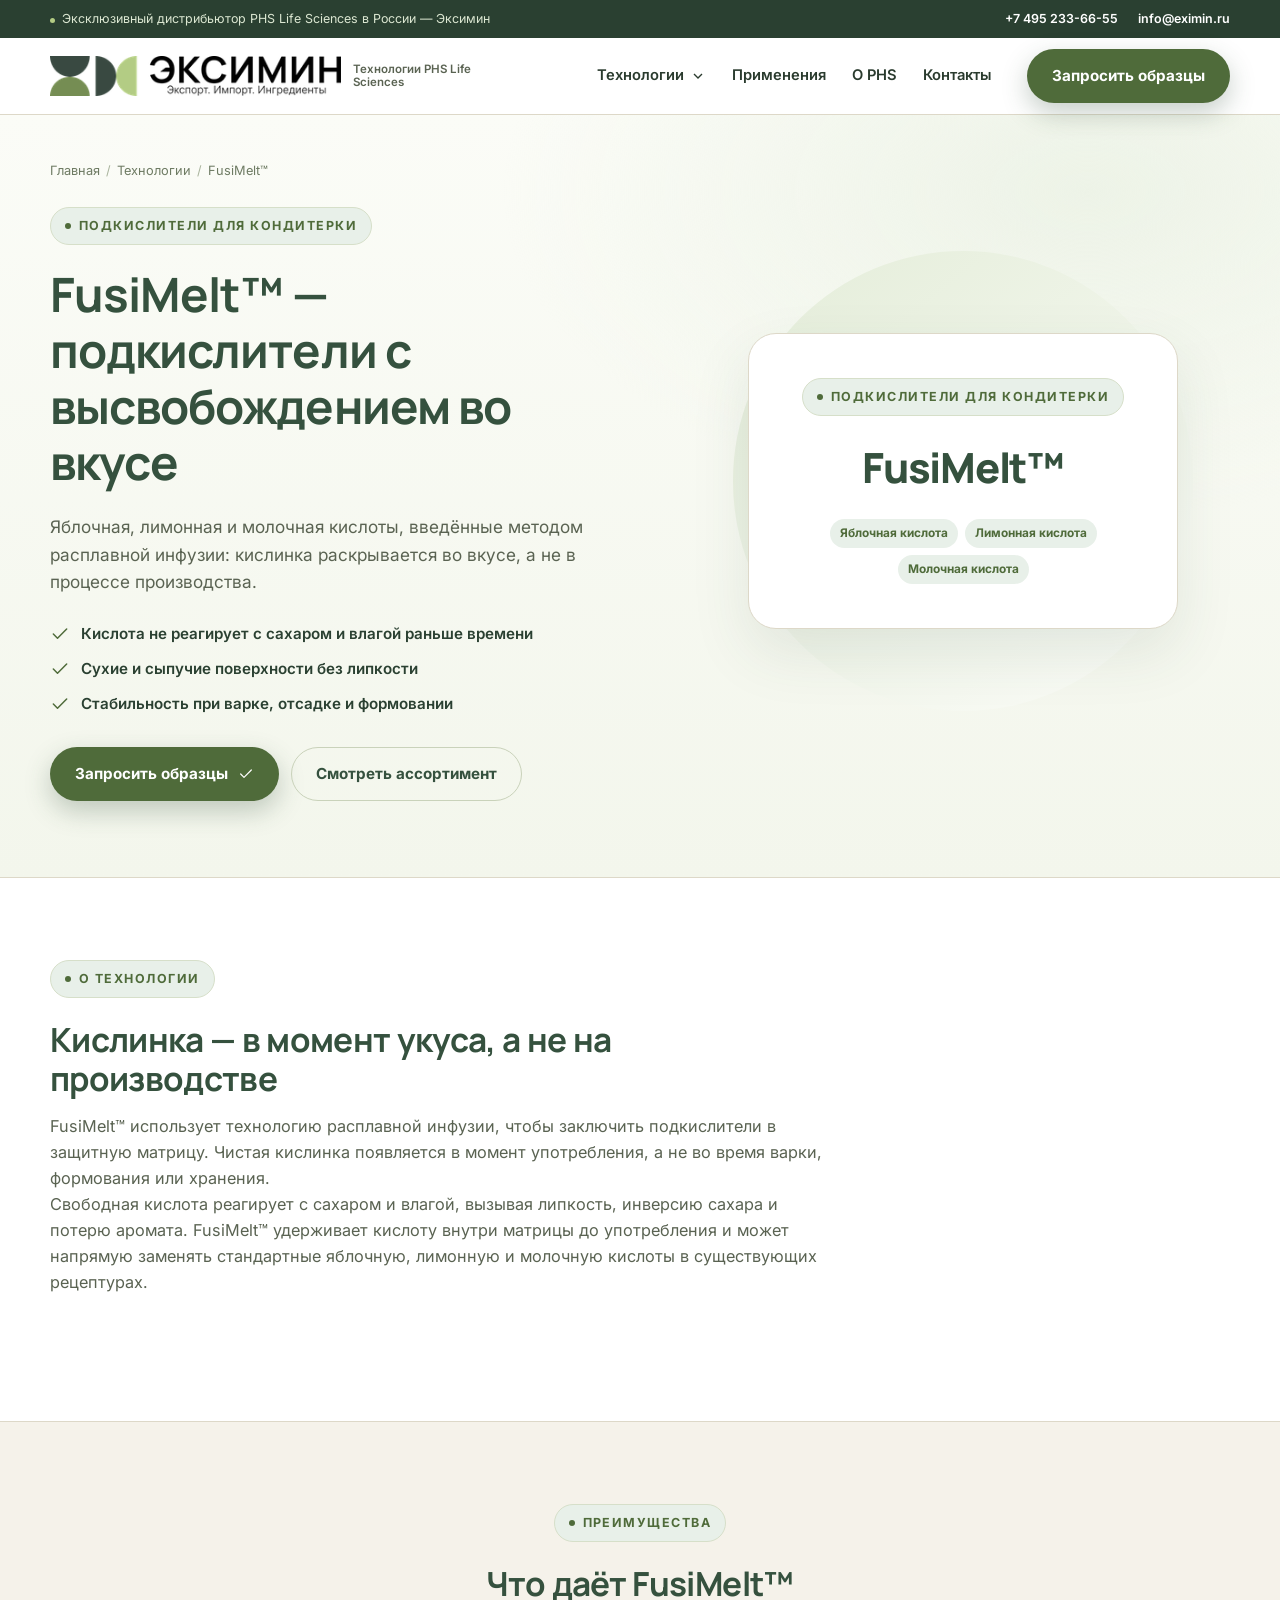
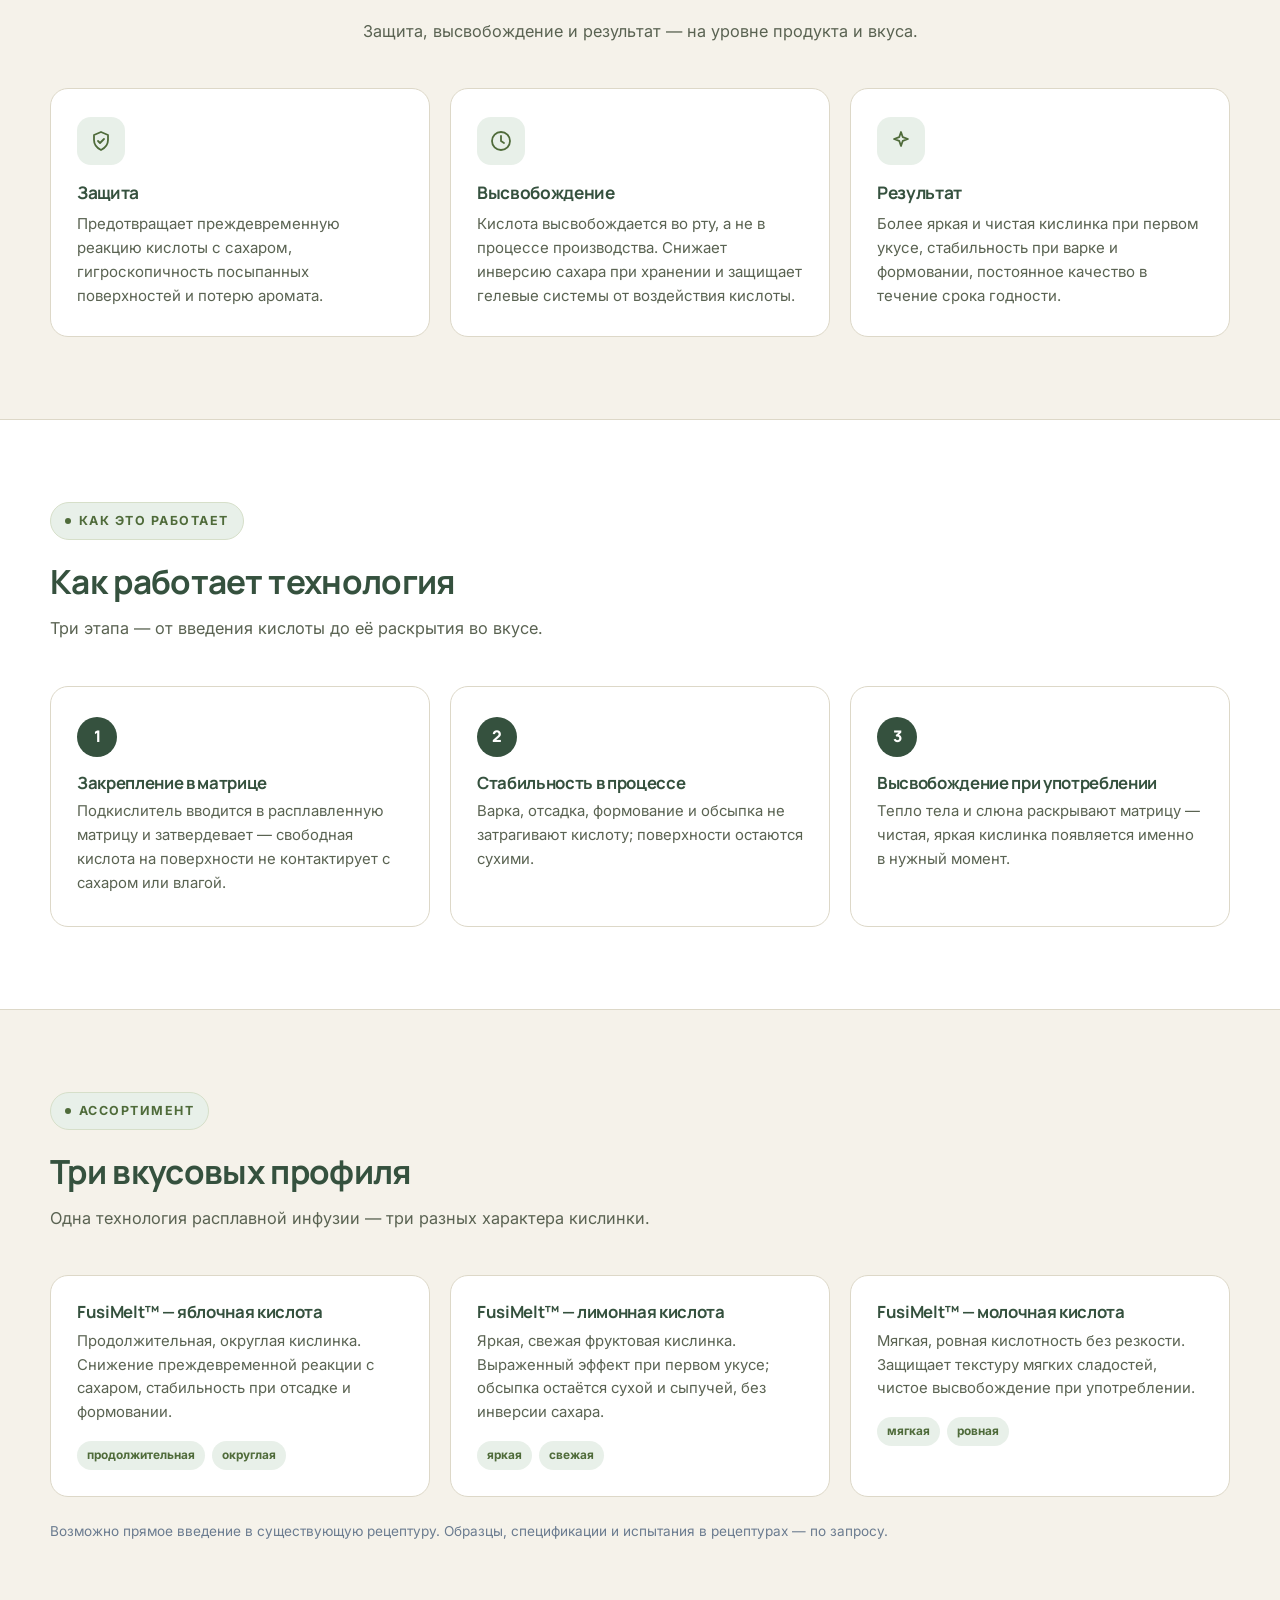
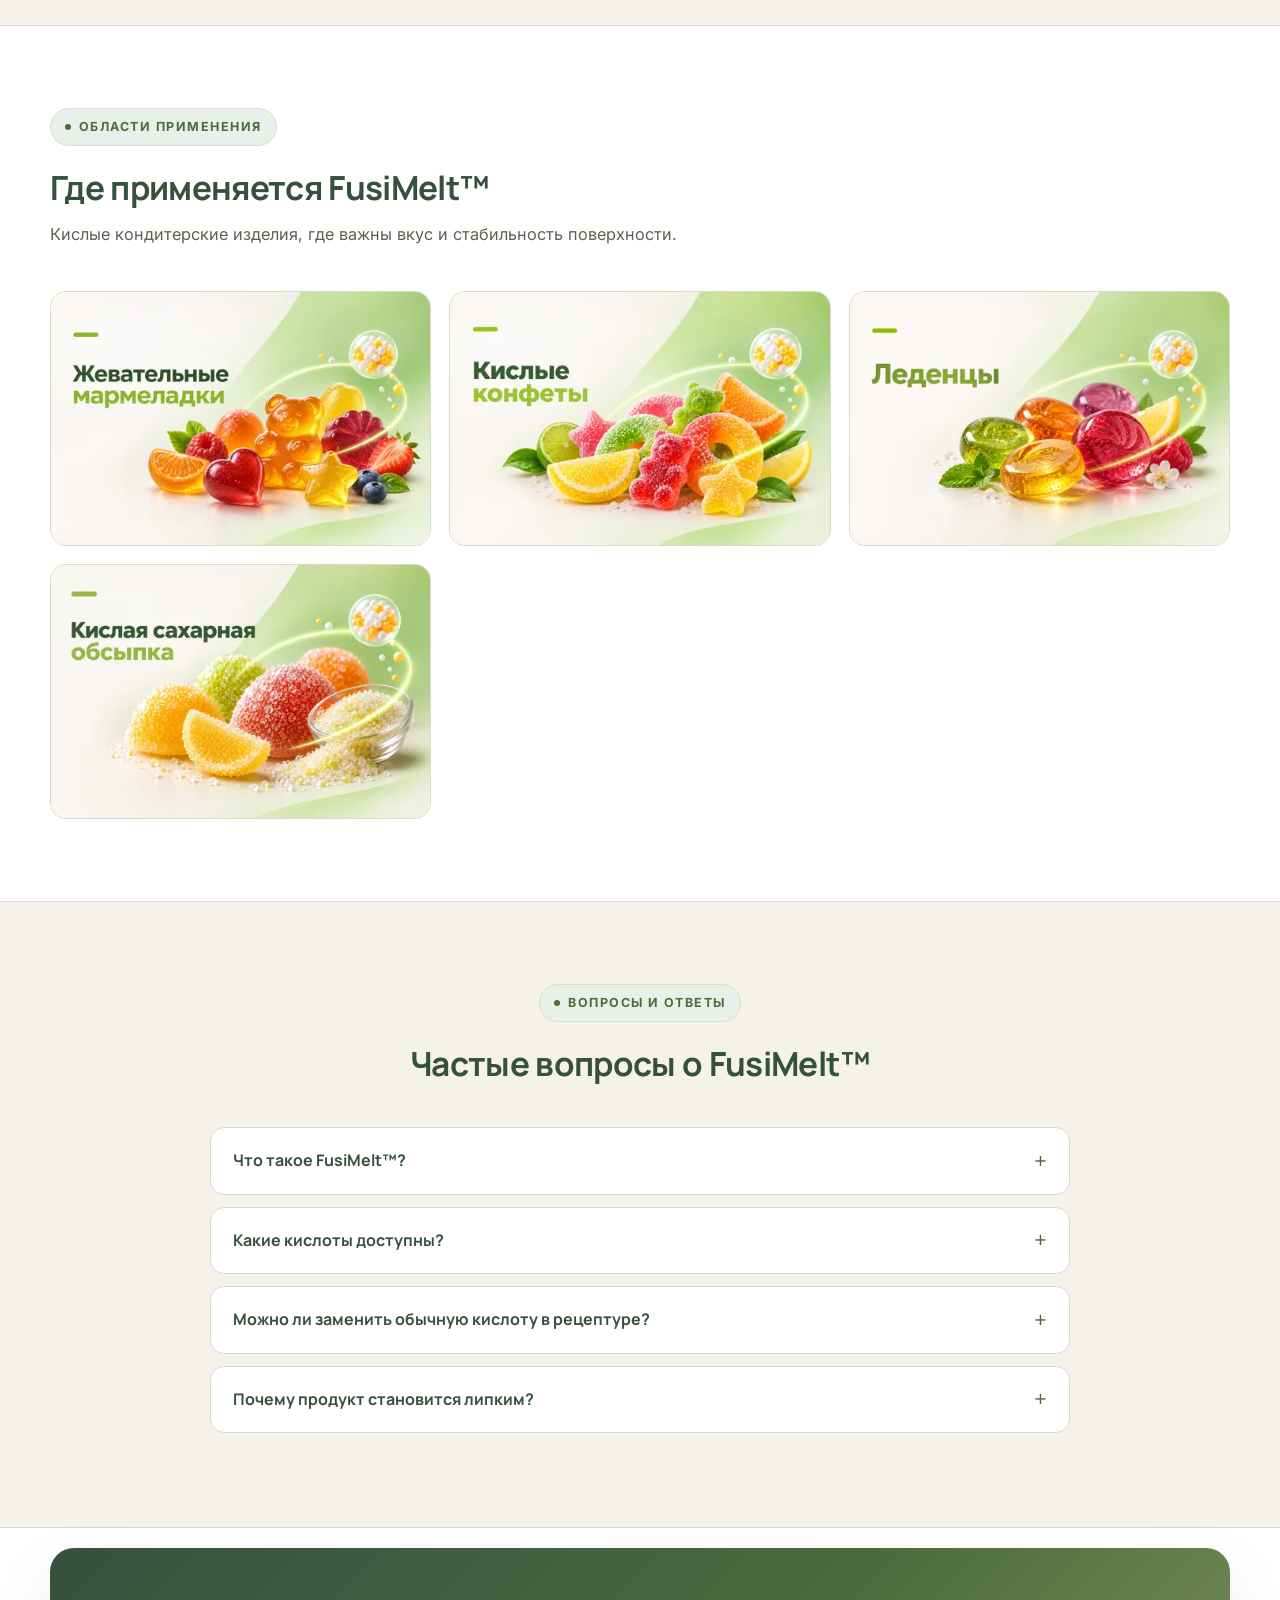
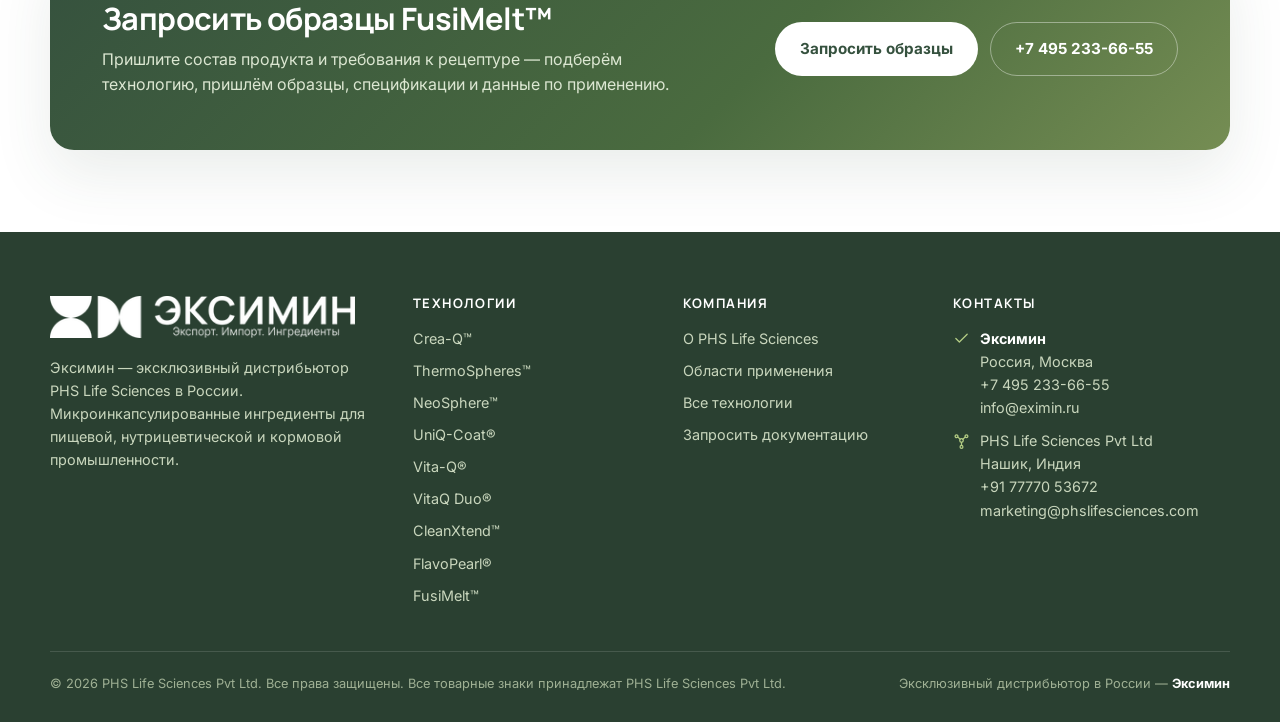
<file: fusimelt.html>
<!DOCTYPE html>
<html lang="ru">
<head>
<meta charset="UTF-8">
<meta name="viewport" content="width=device-width, initial-scale=1.0">
<title>FusiMelt™ — подкислители для кондитерских изделий</title>
<meta name="description" content="FusiMelt™ — подкислители PHS для кислых кондитерских изделий: расплавная инфузия, высвобождение во вкусе, защита от инверсии сахара и липкости.">
<link rel="preconnect" href="https://fonts.googleapis.com">
<link rel="preconnect" href="https://fonts.gstatic.com" crossorigin>
<link href="https://fonts.googleapis.com/css2?family=Inter:wght@400;500;600;700&family=Manrope:wght@600;700;800&display=swap" rel="stylesheet">
<link rel="stylesheet" href="style.css">
</head>
<body>
<div class="topbar"><div class="container">
<div><span class="dot"></span>Эксклюзивный дистрибьютор PHS Life Sciences в России — Эксимин</div>
<div class="tb-right"><a href="tel:+74952336655">+7 495 233-66-55</a><a href="mailto:info@eximin.ru">info@eximin.ru</a></div>
</div></div>
<header class="site-header"><div class="container">
<a class="logo" href="index.html" aria-label="Эксимин — на главную"><img src="assets/img/eximin-logo.png" alt="Эксимин"><span class="logo-sub">Технологии PHS Life Sciences</span></a>
<nav class="main-nav" id="nav">
<div class="nav-drop"><span>Технологии <svg class="arrow" viewBox="0 0 24 24" fill="none" stroke="currentColor" stroke-width="2"><path d="M6 9l6 6 6-6"/></svg></span>
<div class="drop-panel"><a href="crea-q.html">Crea-Q™</a><a href="thermospheres.html">ThermoSpheres™</a><a href="neosphere.html">NeoSphere™</a><a href="uniq-coat.html">UniQ-Coat®</a><a href="vita-q.html">Vita-Q®</a><a href="vitaq-duo.html">VitaQ Duo®</a><a href="cleanxtend.html">CleanXtend™</a><a href="flavo-pearl.html">FlavoPearl®</a><a href="fusimelt.html" class="active">FusiMelt™</a></div></div>
<a href="index.html#applications">Применения</a>
<a href="index.html#about">О PHS</a>
<a href="#contact">Контакты</a>
</nav>
<a class="btn btn-primary header-cta" href="mailto:inquiry@eximin.ru?subject=%D0%9E%D0%B1%D1%80%D0%B0%D0%B7%D1%86%D1%8B%20FusiMelt%E2%84%A2&body=%D0%94%D0%BE%D0%B1%D1%80%D1%8B%D0%B9%20%D0%B4%D0%B5%D0%BD%D1%8C%21%0A%0A%D0%9D%D0%B0%D1%81%20%D0%B7%D0%B0%D0%B8%D0%BD%D1%82%D0%B5%D1%80%D0%B5%D1%81%D0%BE%D0%B2%D0%B0%D0%BB%D0%B8%20%D0%BE%D0%B1%D1%80%D0%B0%D0%B7%D1%86%D1%8B%20FusiMelt%E2%84%A2%2C%20%D0%B0%20%D0%B8%D0%BC%D0%B5%D0%BD%D0%BD%D0%BE%3A%0A-%20FusiMelt%E2%84%A2%20%E2%80%94%20%D1%8F%D0%B1%D0%BB%D0%BE%D1%87%D0%BD%D0%B0%D1%8F%20%D0%BA%D0%B8%D1%81%D0%BB%D0%BE%D1%82%D0%B0%0A-%20FusiMelt%E2%84%A2%20%E2%80%94%20%D0%BB%D0%B8%D0%BC%D0%BE%D0%BD%D0%BD%D0%B0%D1%8F%20%D0%BA%D0%B8%D1%81%D0%BB%D0%BE%D1%82%D0%B0%0A-%20FusiMelt%E2%84%A2%20%E2%80%94%20%D0%BC%D0%BE%D0%BB%D0%BE%D1%87%D0%BD%D0%B0%D1%8F%20%D0%BA%D0%B8%D1%81%D0%BB%D0%BE%D1%82%D0%B0%0A%0A%D0%9F%D1%80%D0%BE%D1%81%D0%B8%D0%BC%20%D0%B2%D0%B0%D1%81%20%D0%BF%D1%80%D0%B8%D1%81%D0%BB%D0%B0%D1%82%D1%8C%20%D0%B8%D1%85%20%D0%BF%D0%BE%20%D0%B0%D0%B4%D1%80%D0%B5%D1%81%D1%83%3A%0A%D0%90%D0%B4%D1%80%D0%B5%D1%81%3A%20%0A%D0%9D%D0%B0%20%D0%B8%D0%BC%D1%8F%3A%20%0A%D0%9A%D0%BE%D0%BD%D1%82%D0%B0%D0%BA%D1%82%D0%BD%D1%8B%D0%B9%20%D1%82%D0%B5%D0%BB%D0%B5%D1%84%D0%BE%D0%BD%3A%20%0A%0A%D0%A1%20%D1%83%D0%B2%D0%B0%D0%B6%D0%B5%D0%BD%D0%B8%D0%B5%D0%BC%2C%0A">Запросить образцы</a>
<button class="burger" aria-label="Меню" onclick="document.getElementById('nav').classList.toggle('open')"><span></span><span></span><span></span></button>
</div></header>
<section class="hero"><div class="container">
<div>
<div class="crumbs"><a href="index.html">Главная</a><span>/</span><a href="index.html#technologies">Технологии</a><span>/</span>FusiMelt™</div>
<div class="eyebrow">Подкислители для кондитерки</div>
<h1>FusiMelt™ — подкислители с высвобождением во вкусе</h1>
<p class="lead">Яблочная, лимонная и молочная кислоты, введённые методом расплавной инфузии: кислинка раскрывается во вкусе, а не в процессе производства.</p>
<ul class="hero-points"><li><svg class="" viewBox="0 0 24 24" fill="none" stroke="currentColor" stroke-width="1.8" stroke-linecap="round" stroke-linejoin="round" aria-hidden="true"><path d="M20 6L9 17l-5-5"/></svg><span>Кислота не реагирует с сахаром и влагой раньше времени</span></li><li><svg class="" viewBox="0 0 24 24" fill="none" stroke="currentColor" stroke-width="1.8" stroke-linecap="round" stroke-linejoin="round" aria-hidden="true"><path d="M20 6L9 17l-5-5"/></svg><span>Сухие и сыпучие поверхности без липкости</span></li><li><svg class="" viewBox="0 0 24 24" fill="none" stroke="currentColor" stroke-width="1.8" stroke-linecap="round" stroke-linejoin="round" aria-hidden="true"><path d="M20 6L9 17l-5-5"/></svg><span>Стабильность при варке, отсадке и формовании</span></li></ul>
<div class="hero-actions"><a class="btn btn-primary" href="mailto:inquiry@eximin.ru?subject=%D0%9E%D0%B1%D1%80%D0%B0%D0%B7%D1%86%D1%8B%20FusiMelt%E2%84%A2&body=%D0%94%D0%BE%D0%B1%D1%80%D1%8B%D0%B9%20%D0%B4%D0%B5%D0%BD%D1%8C%21%0A%0A%D0%9D%D0%B0%D1%81%20%D0%B7%D0%B0%D0%B8%D0%BD%D1%82%D0%B5%D1%80%D0%B5%D1%81%D0%BE%D0%B2%D0%B0%D0%BB%D0%B8%20%D0%BE%D0%B1%D1%80%D0%B0%D0%B7%D1%86%D1%8B%20FusiMelt%E2%84%A2%2C%20%D0%B0%20%D0%B8%D0%BC%D0%B5%D0%BD%D0%BD%D0%BE%3A%0A-%20FusiMelt%E2%84%A2%20%E2%80%94%20%D1%8F%D0%B1%D0%BB%D0%BE%D1%87%D0%BD%D0%B0%D1%8F%20%D0%BA%D0%B8%D1%81%D0%BB%D0%BE%D1%82%D0%B0%0A-%20FusiMelt%E2%84%A2%20%E2%80%94%20%D0%BB%D0%B8%D0%BC%D0%BE%D0%BD%D0%BD%D0%B0%D1%8F%20%D0%BA%D0%B8%D1%81%D0%BB%D0%BE%D1%82%D0%B0%0A-%20FusiMelt%E2%84%A2%20%E2%80%94%20%D0%BC%D0%BE%D0%BB%D0%BE%D1%87%D0%BD%D0%B0%D1%8F%20%D0%BA%D0%B8%D1%81%D0%BB%D0%BE%D1%82%D0%B0%0A%0A%D0%9F%D1%80%D0%BE%D1%81%D0%B8%D0%BC%20%D0%B2%D0%B0%D1%81%20%D0%BF%D1%80%D0%B8%D1%81%D0%BB%D0%B0%D1%82%D1%8C%20%D0%B8%D1%85%20%D0%BF%D0%BE%20%D0%B0%D0%B4%D1%80%D0%B5%D1%81%D1%83%3A%0A%D0%90%D0%B4%D1%80%D0%B5%D1%81%3A%20%0A%D0%9D%D0%B0%20%D0%B8%D0%BC%D1%8F%3A%20%0A%D0%9A%D0%BE%D0%BD%D1%82%D0%B0%D0%BA%D1%82%D0%BD%D1%8B%D0%B9%20%D1%82%D0%B5%D0%BB%D0%B5%D1%84%D0%BE%D0%BD%3A%20%0A%0A%D0%A1%20%D1%83%D0%B2%D0%B0%D0%B6%D0%B5%D0%BD%D0%B8%D0%B5%D0%BC%2C%0A">Запросить образцы <svg class="arrow" viewBox="0 0 24 24" fill="none" stroke="currentColor" stroke-width="1.8" stroke-linecap="round" stroke-linejoin="round" aria-hidden="true"><path d="M20 6L9 17l-5-5"/></svg></a><a class="btn btn-outline" href="#portfolio">Смотреть ассортимент</a></div>
</div>
<div class="hero-media"><div style="position:relative;z-index:1;background:#fff;border:1px solid var(--line);border-radius:28px;box-shadow:var(--shadow);padding:44px;width:100%;max-width:430px;text-align:center">
<div class="eyebrow" style="margin-bottom:18px">Подкислители для кондитерки</div>
<div style="font-family:Manrope,sans-serif;font-size:2.6rem;font-weight:800;color:var(--navy);letter-spacing:-.03em;margin-bottom:18px">FusiMelt™</div>
<div class="tags" style="justify-content:center"><span class="tag">Яблочная кислота</span><span class="tag">Лимонная кислота</span><span class="tag">Молочная кислота</span></div></div></div>
</div></section>
<section class="section"><div class="container"><div class="section-head"><div class="eyebrow">О технологии</div><h2>Кислинка — в момент укуса, а не на производстве</h2><p>FusiMelt™ использует технологию расплавной инфузии, чтобы заключить подкислители в защитную матрицу. Чистая кислинка появляется в момент употребления, а не во время варки, формования или хранения.</p><p>Свободная кислота реагирует с сахаром и влагой, вызывая липкость, инверсию сахара и потерю аромата. FusiMelt™ удерживает кислоту внутри матрицы до употребления и может напрямую заменять стандартные яблочную, лимонную и молочную кислоты в существующих рецептурах.</p></div></div></section>
<section class="section soft"><div class="container">
<div class="section-head center"><div class="eyebrow">Преимущества</div><h2>Что даёт FusiMelt™</h2><p>Защита, высвобождение и результат — на уровне продукта и вкуса.</p></div>
<div class="grid grid-3"><div class="card"><div class="ico"><svg class="" viewBox="0 0 24 24" fill="none" stroke="currentColor" stroke-width="1.8" stroke-linecap="round" stroke-linejoin="round" aria-hidden="true"><path d="M12 3l7 3v5c0 4.5-3 8-7 10-4-2-7-5.5-7-10V6l7-3z"/><path d="M9 12l2 2 4-4"/></svg></div><h3>Защита</h3><p>Предотвращает преждевременную реакцию кислоты с сахаром, гигроскопичность посыпанных поверхностей и потерю аромата.</p></div><div class="card"><div class="ico"><svg class="" viewBox="0 0 24 24" fill="none" stroke="currentColor" stroke-width="1.8" stroke-linecap="round" stroke-linejoin="round" aria-hidden="true"><circle cx="12" cy="12" r="9"/><path d="M12 7v5l3 2"/></svg></div><h3>Высвобождение</h3><p>Кислота высвобождается во рту, а не в процессе производства. Снижает инверсию сахара при хранении и защищает гелевые системы от воздействия кислоты.</p></div><div class="card"><div class="ico"><svg class="" viewBox="0 0 24 24" fill="none" stroke="currentColor" stroke-width="1.8" stroke-linecap="round" stroke-linejoin="round" aria-hidden="true"><path d="M12 3l1.8 5.2L19 10l-5.2 1.8L12 17l-1.8-5.2L5 10l5.2-1.8L12 3z"/></svg></div><h3>Результат</h3><p>Более яркая и чистая кислинка при первом укусе, стабильность при варке и формовании, постоянное качество в течение срока годности.</p></div></div>
</div></section>
<section class="section"><div class="container">
<div class="section-head"><div class="eyebrow">Как это работает</div><h2>Как работает технология</h2><p>Три этапа — от введения кислоты до её раскрытия во вкусе.</p></div>
<div class="grid grid-3"><div class="step"><div class="n">1</div><h3>Закрепление в матрице</h3><p>Подкислитель вводится в расплавленную матрицу и затвердевает — свободная кислота на поверхности не контактирует с сахаром или влагой.</p></div><div class="step"><div class="n">2</div><h3>Стабильность в процессе</h3><p>Варка, отсадка, формование и обсыпка не затрагивают кислоту; поверхности остаются сухими.</p></div><div class="step"><div class="n">3</div><h3>Высвобождение при употреблении</h3><p>Тепло тела и слюна раскрывают матрицу — чистая, яркая кислинка появляется именно в нужный момент.</p></div></div></div></section>
<section class="section soft" id="portfolio"><div class="container">
<div class="section-head"><div class="eyebrow">Ассортимент</div><h2>Три вкусовых профиля</h2><p>Одна технология расплавной инфузии — три разных характера кислинки.</p></div>
<div class="grid grid-3"><div class="pf-card"><h3>FusiMelt™ — яблочная кислота</h3><p>Продолжительная, округлая кислинка. Снижение преждевременной реакции с сахаром, стабильность при отсадке и формовании.</p><div class="tags"><span class="tag">продолжительная</span><span class="tag">округлая</span></div></div><div class="pf-card"><h3>FusiMelt™ — лимонная кислота</h3><p>Яркая, свежая фруктовая кислинка. Выраженный эффект при первом укусе; обсыпка остаётся сухой и сыпучей, без инверсии сахара.</p><div class="tags"><span class="tag">яркая</span><span class="tag">свежая</span></div></div><div class="pf-card"><h3>FusiMelt™ — молочная кислота</h3><p>Мягкая, ровная кислотность без резкости. Защищает текстуру мягких сладостей, чистое высвобождение при употреблении.</p><div class="tags"><span class="tag">мягкая</span><span class="tag">ровная</span></div></div></div>
<p style="margin-top:24px;font-size:.85rem;color:#6b7c90">Возможно прямое введение в существующую рецептуру. Образцы, спецификации и испытания в рецептурах — по запросу.</p>
</div></section>
<section class="section"><div class="container">
<div class="section-head"><div class="eyebrow">Области применения</div><h2>Где применяется FusiMelt™</h2><p>Кислые кондитерские изделия, где важны вкус и стабильность поверхности.</p></div>
<div class="app-grid"><div class="app-card"><img src="assets/img/phs_application_gummies_720w.webp" srcset="assets/img/phs_application_gummies_480w.webp 480w, assets/img/phs_application_gummies_720w.webp 720w" sizes="(max-width:640px) 100vw, (max-width:980px) 50vw, 33vw" alt="Жевательные мармеладки" loading="lazy" decoding="async" width="720" height="480"><h3 class="sr-only">Жевательные мармеладки</h3></div><div class="app-card"><img src="assets/img/phs_application_sour_candies_720w.webp" srcset="assets/img/phs_application_sour_candies_480w.webp 480w, assets/img/phs_application_sour_candies_720w.webp 720w" sizes="(max-width:640px) 100vw, (max-width:980px) 50vw, 33vw" alt="Кислые конфеты" loading="lazy" decoding="async" width="720" height="480"><h3 class="sr-only">Кислые конфеты</h3></div><div class="app-card"><img src="assets/img/phs_application_hard_candies_720w.webp" srcset="assets/img/phs_application_hard_candies_480w.webp 480w, assets/img/phs_application_hard_candies_720w.webp 720w" sizes="(max-width:640px) 100vw, (max-width:980px) 50vw, 33vw" alt="Леденцы" loading="lazy" decoding="async" width="720" height="480"><h3 class="sr-only">Леденцы</h3></div><div class="app-card"><img src="assets/img/phs_application_sour_sugar_coating_720w.webp" srcset="assets/img/phs_application_sour_sugar_coating_480w.webp 480w, assets/img/phs_application_sour_sugar_coating_720w.webp 720w" sizes="(max-width:640px) 100vw, (max-width:980px) 50vw, 33vw" alt="Кислая сахарная обсыпка" loading="lazy" decoding="async" width="720" height="480"><h3 class="sr-only">Кислая сахарная обсыпка</h3></div></div></div></section>
<section class="section soft"><div class="container">
<div class="section-head center"><div class="eyebrow">Вопросы и ответы</div><h2>Частые вопросы о FusiMelt™</h2></div>
<div class="faq"><details><summary>Что такое FusiMelt™?</summary><p>Подкислители для кондитерских изделий, введённые методом расплавной инфузии: кислота заключена в защитную матрицу и раскрывается при употреблении.</p></details><details><summary>Какие кислоты доступны?</summary><p>Яблочная, лимонная и молочная — каждая с собственным вкусовым профилем.</p></details><details><summary>Можно ли заменить обычную кислоту в рецептуре?</summary><p>Да, предусмотрено прямое введение в существующую рецептуру. Пригодность подтверждается испытанием в конкретном продукте.</p></details><details><summary>Почему продукт становится липким?</summary><p>Свободная кислота реагирует с сахаром и влагой. FusiMelt™ удерживает кислоту в матрице, поэтому поверхность остаётся сухой и сыпучей.</p></details></div></div></section>
<div class="cta-wrap"><div class="container"><div class="cta">
<div><h2>Запросить образцы FusiMelt™</h2><p>Пришлите состав продукта и требования к рецептуре — подберём технологию, пришлём образцы, спецификации и данные по применению.</p></div>
<div class="cta-actions"><a class="btn btn-light" href="mailto:inquiry@eximin.ru?subject=%D0%9E%D0%B1%D1%80%D0%B0%D0%B7%D1%86%D1%8B%20FusiMelt%E2%84%A2&body=%D0%94%D0%BE%D0%B1%D1%80%D1%8B%D0%B9%20%D0%B4%D0%B5%D0%BD%D1%8C%21%0A%0A%D0%9D%D0%B0%D1%81%20%D0%B7%D0%B0%D0%B8%D0%BD%D1%82%D0%B5%D1%80%D0%B5%D1%81%D0%BE%D0%B2%D0%B0%D0%BB%D0%B8%20%D0%BE%D0%B1%D1%80%D0%B0%D0%B7%D1%86%D1%8B%20FusiMelt%E2%84%A2%2C%20%D0%B0%20%D0%B8%D0%BC%D0%B5%D0%BD%D0%BD%D0%BE%3A%0A-%20FusiMelt%E2%84%A2%20%E2%80%94%20%D1%8F%D0%B1%D0%BB%D0%BE%D1%87%D0%BD%D0%B0%D1%8F%20%D0%BA%D0%B8%D1%81%D0%BB%D0%BE%D1%82%D0%B0%0A-%20FusiMelt%E2%84%A2%20%E2%80%94%20%D0%BB%D0%B8%D0%BC%D0%BE%D0%BD%D0%BD%D0%B0%D1%8F%20%D0%BA%D0%B8%D1%81%D0%BB%D0%BE%D1%82%D0%B0%0A-%20FusiMelt%E2%84%A2%20%E2%80%94%20%D0%BC%D0%BE%D0%BB%D0%BE%D1%87%D0%BD%D0%B0%D1%8F%20%D0%BA%D0%B8%D1%81%D0%BB%D0%BE%D1%82%D0%B0%0A%0A%D0%9F%D1%80%D0%BE%D1%81%D0%B8%D0%BC%20%D0%B2%D0%B0%D1%81%20%D0%BF%D1%80%D0%B8%D1%81%D0%BB%D0%B0%D1%82%D1%8C%20%D0%B8%D1%85%20%D0%BF%D0%BE%20%D0%B0%D0%B4%D1%80%D0%B5%D1%81%D1%83%3A%0A%D0%90%D0%B4%D1%80%D0%B5%D1%81%3A%20%0A%D0%9D%D0%B0%20%D0%B8%D0%BC%D1%8F%3A%20%0A%D0%9A%D0%BE%D0%BD%D1%82%D0%B0%D0%BA%D1%82%D0%BD%D1%8B%D0%B9%20%D1%82%D0%B5%D0%BB%D0%B5%D1%84%D0%BE%D0%BD%3A%20%0A%0A%D0%A1%20%D1%83%D0%B2%D0%B0%D0%B6%D0%B5%D0%BD%D0%B8%D0%B5%D0%BC%2C%0A">Запросить образцы</a><a class="btn btn-ghost-light" href="tel:+74952336655">+7 495 233-66-55</a></div>
</div></div></div>
<footer class="footer" id="contact"><div class="container">
<div class="footer-grid">
<div>
<a class="logo" href="index.html"><img src="assets/img/eximin-logo-white.png" alt="Эксимин"></a>
<p>Эксимин — эксклюзивный дистрибьютор PHS Life Sciences в России. Микроинкапсулированные ингредиенты для пищевой, нутрицевтической и кормовой промышленности.</p>
</div>
<div><h4>Технологии</h4><ul><li><a href="crea-q.html">Crea-Q™</a></li><li><a href="thermospheres.html">ThermoSpheres™</a></li><li><a href="neosphere.html">NeoSphere™</a></li><li><a href="uniq-coat.html">UniQ-Coat®</a></li><li><a href="vita-q.html">Vita-Q®</a></li><li><a href="vitaq-duo.html">VitaQ Duo®</a></li><li><a href="cleanxtend.html">CleanXtend™</a></li><li><a href="flavo-pearl.html">FlavoPearl®</a></li><li><a href="fusimelt.html">FusiMelt™</a></li></ul></div>
<div><h4>Компания</h4><ul>
<li><a href="index.html#about">О PHS Life Sciences</a></li>
<li><a href="index.html#applications">Области применения</a></li>
<li><a href="index.html#technologies">Все технологии</a></li>
<li><a href="mailto:info@eximin.ru">Запросить документацию</a></li>
</ul></div>
<div><h4>Контакты</h4>
<div class="contact-line"><svg class="" viewBox="0 0 24 24" fill="none" stroke="currentColor" stroke-width="1.8" stroke-linecap="round" stroke-linejoin="round" aria-hidden="true"><path d="M20 6L9 17l-5-5"/></svg><div><strong style="color:#fff">Эксимин</strong><br>Россия, Москва<br><a href="tel:+74952336655">+7 495 233-66-55</a><br><a href="mailto:info@eximin.ru">info@eximin.ru</a></div></div>
<div class="contact-line"><svg class="" viewBox="0 0 24 24" fill="none" stroke="currentColor" stroke-width="1.8" stroke-linecap="round" stroke-linejoin="round" aria-hidden="true"><circle cx="12" cy="12" r="2.5"/><circle cx="5" cy="6" r="2"/><circle cx="19" cy="6" r="2"/><circle cx="12" cy="21" r="2"/><path d="M7 7.2l3 3M17 7.2l-3 3M12 14.5V19"/></svg><div>PHS Life Sciences Pvt Ltd<br>Нашик, Индия<br>+91 77770 53672<br>marketing@phslifesciences.com</div></div>
</div>
</div>
<div class="footer-bottom"><div>© 2026 PHS Life Sciences Pvt Ltd. Все права защищены. Все товарные знаки принадлежат PHS Life Sciences Pvt Ltd.</div><div>Эксклюзивный дистрибьютор в России — <span class="accent">Эксимин</span></div></div>
</div></footer>
<script>
document.querySelectorAll('.main-nav a').forEach(a=>a.addEventListener('click',()=>document.getElementById('nav').classList.remove('open')));
</script>
</body></html>
</file>
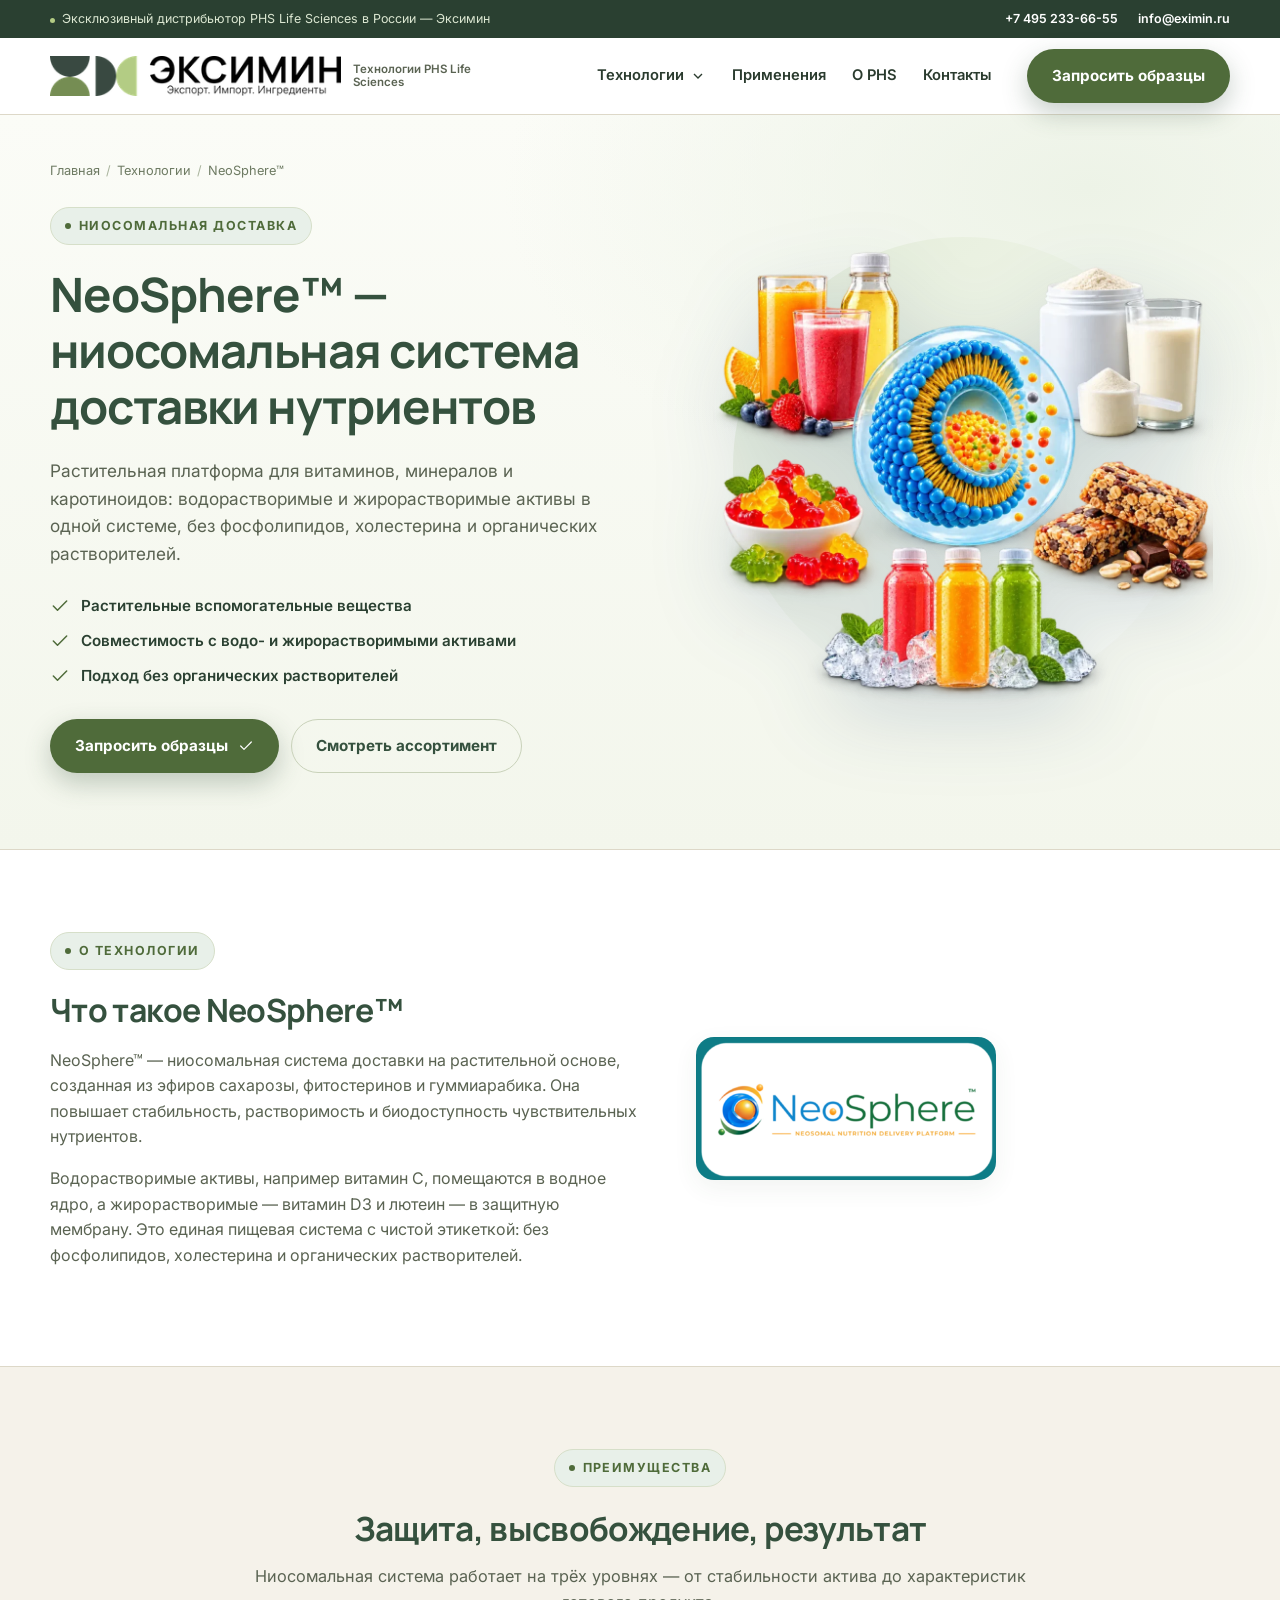
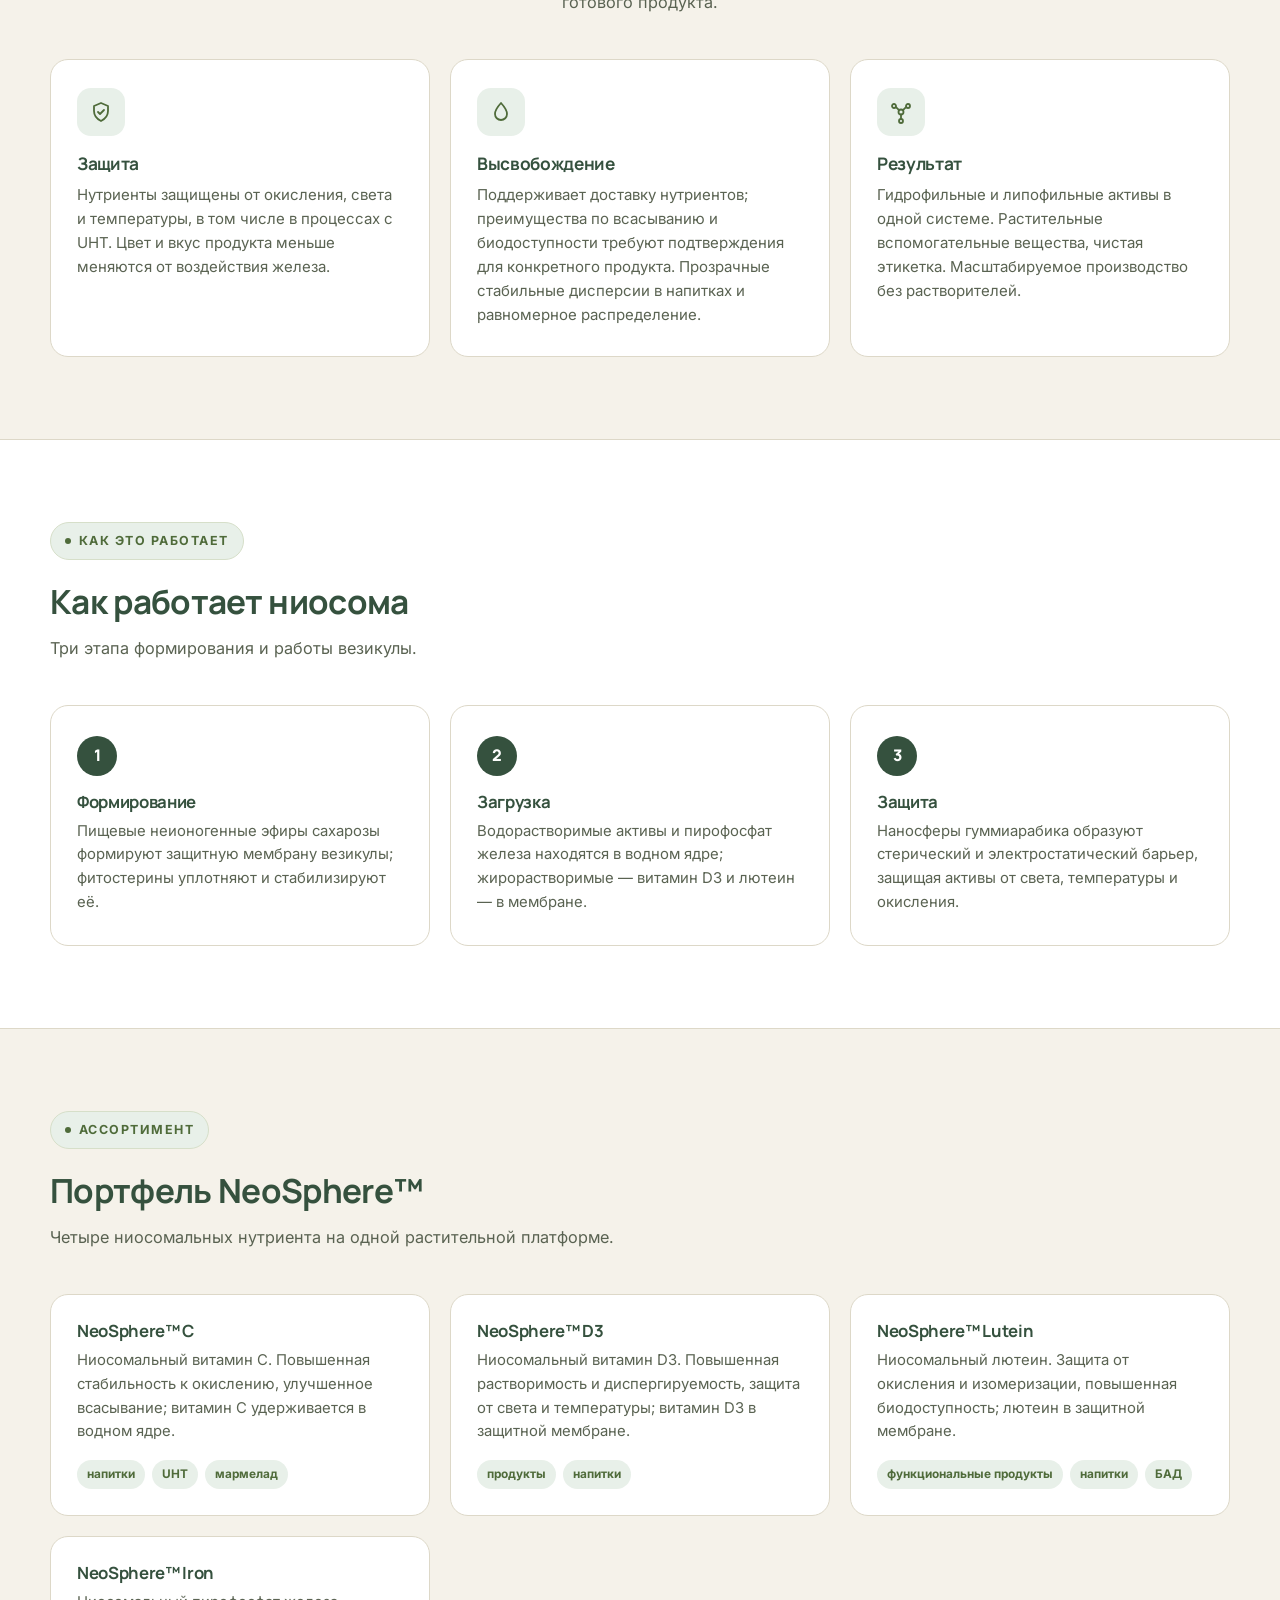
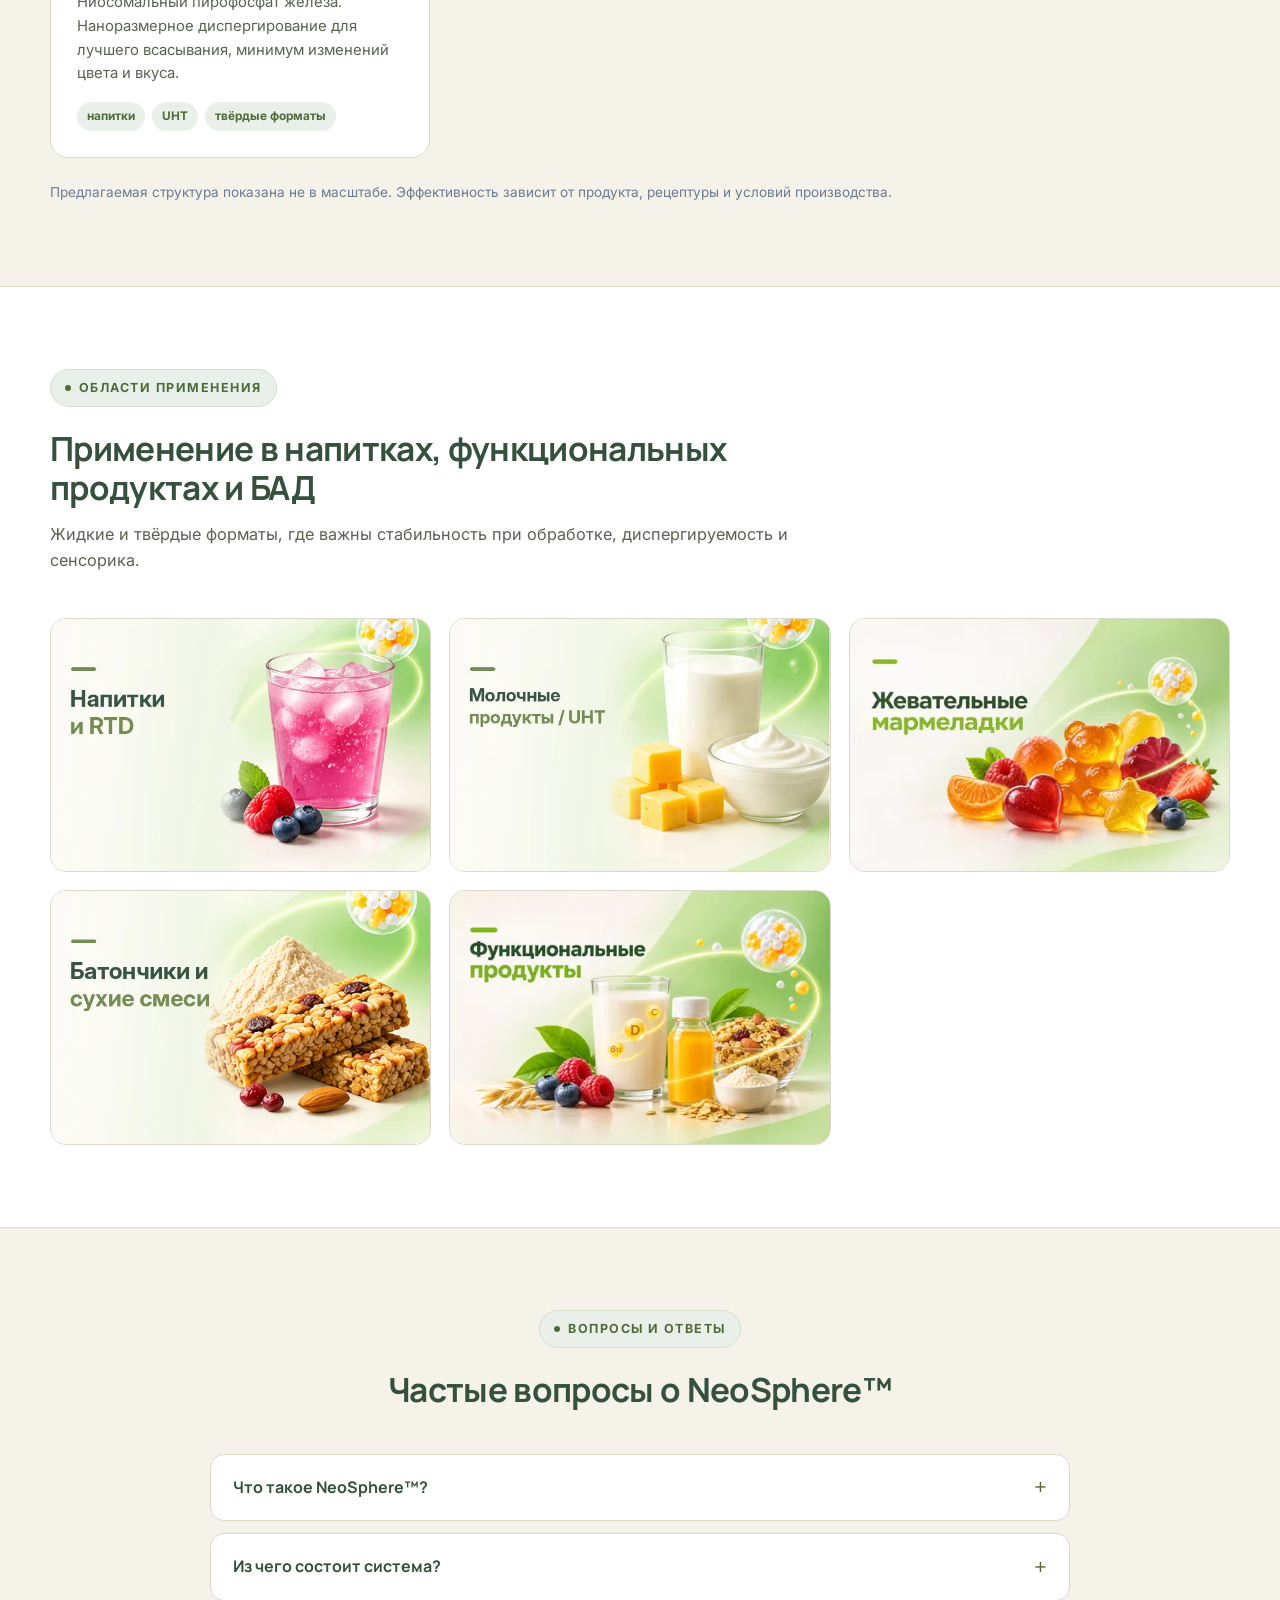
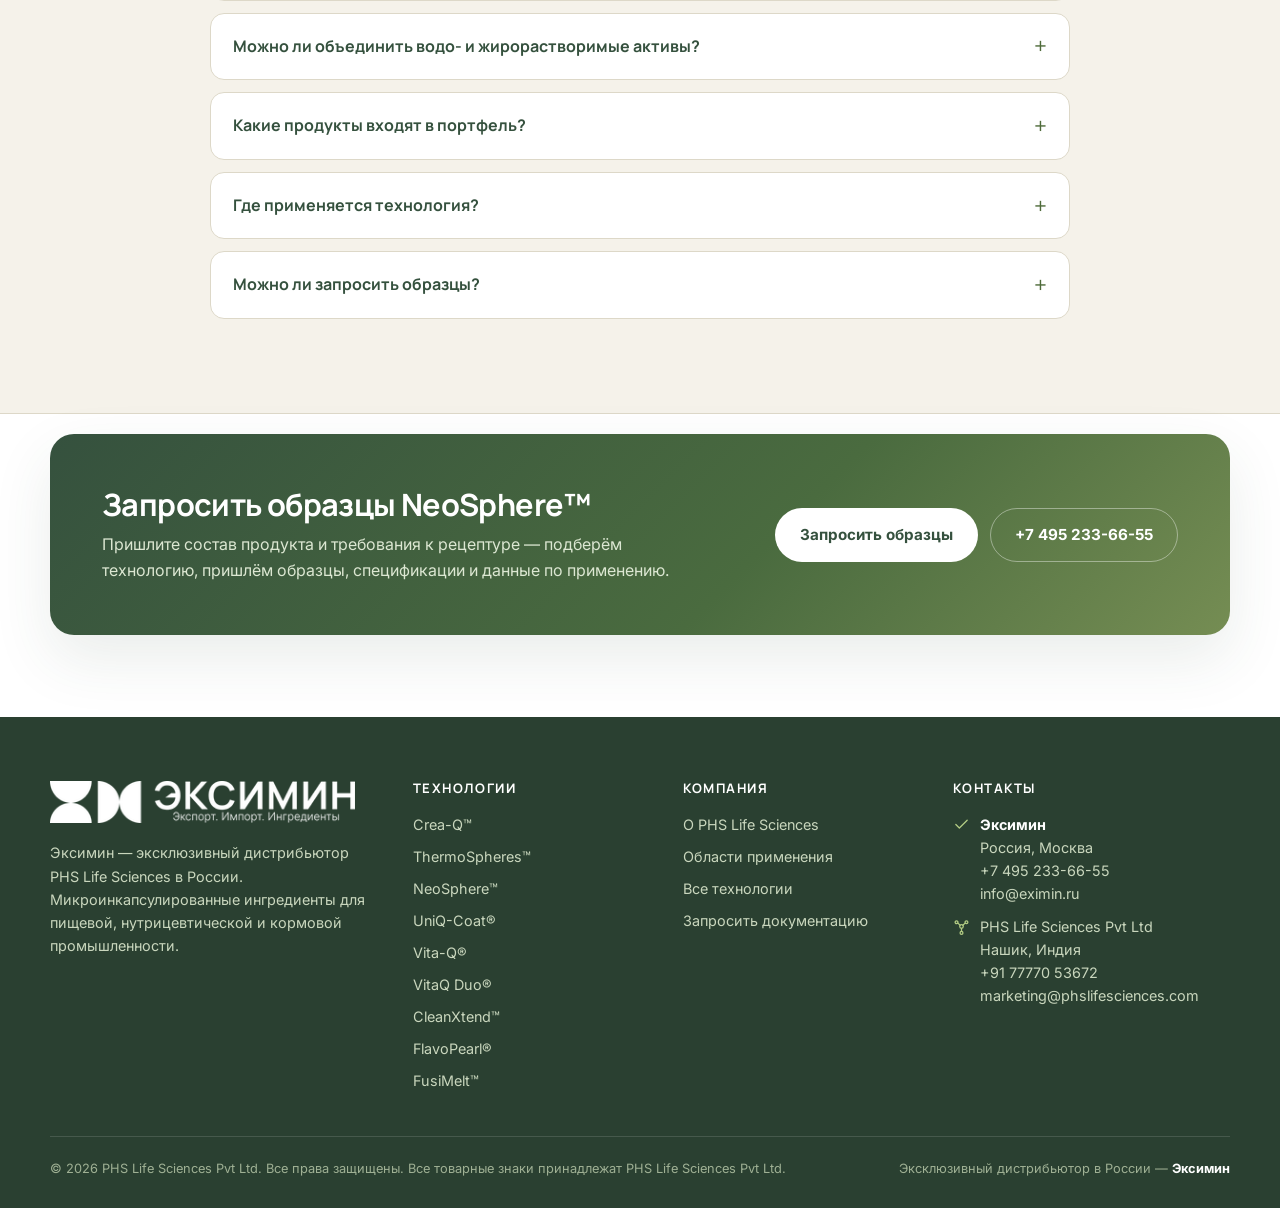
<file: neosphere.html>
<!DOCTYPE html>
<html lang="ru">
<head>
<meta charset="UTF-8">
<meta name="viewport" content="width=device-width, initial-scale=1.0">
<title>NeoSphere™ — ниосомальная система доставки нутриентов</title>
<meta name="description" content="NeoSphere™ — растительная ниосомальная доставка витаминов, минералов и каротиноидов: защита, диспергируемость и биодоступность. Образцы — Эксимин.">
<link rel="preconnect" href="https://fonts.googleapis.com">
<link rel="preconnect" href="https://fonts.gstatic.com" crossorigin>
<link href="https://fonts.googleapis.com/css2?family=Inter:wght@400;500;600;700&family=Manrope:wght@600;700;800&display=swap" rel="stylesheet">
<link rel="stylesheet" href="style.css">
</head>
<body>
<div class="topbar"><div class="container">
<div><span class="dot"></span>Эксклюзивный дистрибьютор PHS Life Sciences в России — Эксимин</div>
<div class="tb-right"><a href="tel:+74952336655">+7 495 233-66-55</a><a href="mailto:info@eximin.ru">info@eximin.ru</a></div>
</div></div>
<header class="site-header"><div class="container">
<a class="logo" href="index.html" aria-label="Эксимин — на главную"><img src="assets/img/eximin-logo.png" alt="Эксимин"><span class="logo-sub">Технологии PHS Life Sciences</span></a>
<nav class="main-nav" id="nav">
<div class="nav-drop"><span>Технологии <svg class="arrow" viewBox="0 0 24 24" fill="none" stroke="currentColor" stroke-width="2"><path d="M6 9l6 6 6-6"/></svg></span>
<div class="drop-panel"><a href="crea-q.html">Crea-Q™</a><a href="thermospheres.html">ThermoSpheres™</a><a href="neosphere.html" class="active">NeoSphere™</a><a href="uniq-coat.html">UniQ-Coat®</a><a href="vita-q.html">Vita-Q®</a><a href="vitaq-duo.html">VitaQ Duo®</a><a href="cleanxtend.html">CleanXtend™</a><a href="flavo-pearl.html">FlavoPearl®</a><a href="fusimelt.html">FusiMelt™</a></div></div>
<a href="index.html#applications">Применения</a>
<a href="index.html#about">О PHS</a>
<a href="#contact">Контакты</a>
</nav>
<a class="btn btn-primary header-cta" href="mailto:inquiry@eximin.ru?subject=%D0%9E%D0%B1%D1%80%D0%B0%D0%B7%D1%86%D1%8B%20NeoSphere%E2%84%A2&body=%D0%94%D0%BE%D0%B1%D1%80%D1%8B%D0%B9%20%D0%B4%D0%B5%D0%BD%D1%8C%21%0A%0A%D0%9D%D0%B0%D1%81%20%D0%B7%D0%B0%D0%B8%D0%BD%D1%82%D0%B5%D1%80%D0%B5%D1%81%D0%BE%D0%B2%D0%B0%D0%BB%D0%B8%20%D0%BE%D0%B1%D1%80%D0%B0%D0%B7%D1%86%D1%8B%20NeoSphere%E2%84%A2%2C%20%D0%B0%20%D0%B8%D0%BC%D0%B5%D0%BD%D0%BD%D0%BE%3A%0A-%20NeoSphere%E2%84%A2%20C%0A-%20NeoSphere%E2%84%A2%20D3%0A-%20NeoSphere%E2%84%A2%20Lutein%0A-%20NeoSphere%E2%84%A2%20Iron%0A%0A%D0%9F%D1%80%D0%BE%D1%81%D0%B8%D0%BC%20%D0%B2%D0%B0%D1%81%20%D0%BF%D1%80%D0%B8%D1%81%D0%BB%D0%B0%D1%82%D1%8C%20%D0%B8%D1%85%20%D0%BF%D0%BE%20%D0%B0%D0%B4%D1%80%D0%B5%D1%81%D1%83%3A%0A%D0%90%D0%B4%D1%80%D0%B5%D1%81%3A%20%0A%D0%9D%D0%B0%20%D0%B8%D0%BC%D1%8F%3A%20%0A%D0%9A%D0%BE%D0%BD%D1%82%D0%B0%D0%BA%D1%82%D0%BD%D1%8B%D0%B9%20%D1%82%D0%B5%D0%BB%D0%B5%D1%84%D0%BE%D0%BD%3A%20%0A%0A%D0%A1%20%D1%83%D0%B2%D0%B0%D0%B6%D0%B5%D0%BD%D0%B8%D0%B5%D0%BC%2C%0A">Запросить образцы</a>
<button class="burger" aria-label="Меню" onclick="document.getElementById('nav').classList.toggle('open')"><span></span><span></span><span></span></button>
</div></header>
<section class="hero"><div class="container">
<div>
<div class="crumbs"><a href="index.html">Главная</a><span>/</span><a href="index.html#technologies">Технологии</a><span>/</span>NeoSphere™</div>
<div class="eyebrow">Ниосомальная доставка</div>
<h1>NeoSphere™ — ниосомальная система доставки нутриентов</h1>
<p class="lead">Растительная платформа для витаминов, минералов и каротиноидов: водорастворимые и жирорастворимые активы в одной системе, без фосфолипидов, холестерина и органических растворителей.</p>
<ul class="hero-points"><li><svg class="" viewBox="0 0 24 24" fill="none" stroke="currentColor" stroke-width="1.8" stroke-linecap="round" stroke-linejoin="round" aria-hidden="true"><path d="M20 6L9 17l-5-5"/></svg><span>Растительные вспомогательные вещества</span></li><li><svg class="" viewBox="0 0 24 24" fill="none" stroke="currentColor" stroke-width="1.8" stroke-linecap="round" stroke-linejoin="round" aria-hidden="true"><path d="M20 6L9 17l-5-5"/></svg><span>Совместимость с водо- и жирорастворимыми активами</span></li><li><svg class="" viewBox="0 0 24 24" fill="none" stroke="currentColor" stroke-width="1.8" stroke-linecap="round" stroke-linejoin="round" aria-hidden="true"><path d="M20 6L9 17l-5-5"/></svg><span>Подход без органических растворителей</span></li></ul>
<div class="hero-actions"><a class="btn btn-primary" href="mailto:inquiry@eximin.ru?subject=%D0%9E%D0%B1%D1%80%D0%B0%D0%B7%D1%86%D1%8B%20NeoSphere%E2%84%A2&body=%D0%94%D0%BE%D0%B1%D1%80%D1%8B%D0%B9%20%D0%B4%D0%B5%D0%BD%D1%8C%21%0A%0A%D0%9D%D0%B0%D1%81%20%D0%B7%D0%B0%D0%B8%D0%BD%D1%82%D0%B5%D1%80%D0%B5%D1%81%D0%BE%D0%B2%D0%B0%D0%BB%D0%B8%20%D0%BE%D0%B1%D1%80%D0%B0%D0%B7%D1%86%D1%8B%20NeoSphere%E2%84%A2%2C%20%D0%B0%20%D0%B8%D0%BC%D0%B5%D0%BD%D0%BD%D0%BE%3A%0A-%20NeoSphere%E2%84%A2%20C%0A-%20NeoSphere%E2%84%A2%20D3%0A-%20NeoSphere%E2%84%A2%20Lutein%0A-%20NeoSphere%E2%84%A2%20Iron%0A%0A%D0%9F%D1%80%D0%BE%D1%81%D0%B8%D0%BC%20%D0%B2%D0%B0%D1%81%20%D0%BF%D1%80%D0%B8%D1%81%D0%BB%D0%B0%D1%82%D1%8C%20%D0%B8%D1%85%20%D0%BF%D0%BE%20%D0%B0%D0%B4%D1%80%D0%B5%D1%81%D1%83%3A%0A%D0%90%D0%B4%D1%80%D0%B5%D1%81%3A%20%0A%D0%9D%D0%B0%20%D0%B8%D0%BC%D1%8F%3A%20%0A%D0%9A%D0%BE%D0%BD%D1%82%D0%B0%D0%BA%D1%82%D0%BD%D1%8B%D0%B9%20%D1%82%D0%B5%D0%BB%D0%B5%D1%84%D0%BE%D0%BD%3A%20%0A%0A%D0%A1%20%D1%83%D0%B2%D0%B0%D0%B6%D0%B5%D0%BD%D0%B8%D0%B5%D0%BC%2C%0A">Запросить образцы <svg class="arrow" viewBox="0 0 24 24" fill="none" stroke="currentColor" stroke-width="1.8" stroke-linecap="round" stroke-linejoin="round" aria-hidden="true"><path d="M20 6L9 17l-5-5"/></svg></a><a class="btn btn-outline" href="#portfolio">Смотреть ассортимент</a></div>
</div>
<div class="hero-media "><img src="assets/img-text/neosphere-hero.webp" alt="NeoSphere — ниосомальная система доставки"></div>
</div></section>
<section class="section"><div class="container"><div class="split"><div><div class="eyebrow">О технологии</div><h2>Что такое NeoSphere™</h2><p>NeoSphere™ — ниосомальная система доставки на растительной основе, созданная из эфиров сахарозы, фитостеринов и гуммиарабика. Она повышает стабильность, растворимость и биодоступность чувствительных нутриентов.</p><p>Водорастворимые активы, например витамин C, помещаются в водное ядро, а жирорастворимые — витамин D3 и лютеин — в защитную мембрану. Это единая пищевая система с чистой этикеткой: без фосфолипидов, холестерина и органических растворителей.</p></div><div class="figure"><img src="assets/img-text/neosphere-mark.png" alt="NeoSphere"></div></div></div></section>
<section class="section soft"><div class="container">
<div class="section-head center"><div class="eyebrow">Преимущества</div><h2>Защита, высвобождение, результат</h2><p>Ниосомальная система работает на трёх уровнях — от стабильности актива до характеристик готового продукта.</p></div>
<div class="grid grid-3"><div class="card"><div class="ico"><svg class="" viewBox="0 0 24 24" fill="none" stroke="currentColor" stroke-width="1.8" stroke-linecap="round" stroke-linejoin="round" aria-hidden="true"><path d="M12 3l7 3v5c0 4.5-3 8-7 10-4-2-7-5.5-7-10V6l7-3z"/><path d="M9 12l2 2 4-4"/></svg></div><h3>Защита</h3><p>Нутриенты защищены от окисления, света и температуры, в том числе в процессах с UHT. Цвет и вкус продукта меньше меняются от воздействия железа.</p></div><div class="card"><div class="ico"><svg class="" viewBox="0 0 24 24" fill="none" stroke="currentColor" stroke-width="1.8" stroke-linecap="round" stroke-linejoin="round" aria-hidden="true"><path d="M12 3s6 6.5 6 11a6 6 0 0 1-12 0c0-4.5 6-11 6-11z"/></svg></div><h3>Высвобождение</h3><p>Поддерживает доставку нутриентов; преимущества по всасыванию и биодоступности требуют подтверждения для конкретного продукта. Прозрачные стабильные дисперсии в напитках и равномерное распределение.</p></div><div class="card"><div class="ico"><svg class="" viewBox="0 0 24 24" fill="none" stroke="currentColor" stroke-width="1.8" stroke-linecap="round" stroke-linejoin="round" aria-hidden="true"><circle cx="12" cy="12" r="2.5"/><circle cx="5" cy="6" r="2"/><circle cx="19" cy="6" r="2"/><circle cx="12" cy="21" r="2"/><path d="M7 7.2l3 3M17 7.2l-3 3M12 14.5V19"/></svg></div><h3>Результат</h3><p>Гидрофильные и липофильные активы в одной системе. Растительные вспомогательные вещества, чистая этикетка. Масштабируемое производство без растворителей.</p></div></div>
</div></section>
<section class="section"><div class="container">
<div class="section-head"><div class="eyebrow">Как это работает</div><h2>Как работает ниосома</h2><p>Три этапа формирования и работы везикулы.</p></div>
<div class="grid grid-3"><div class="step"><div class="n">1</div><h3>Формирование</h3><p>Пищевые неионогенные эфиры сахарозы формируют защитную мембрану везикулы; фитостерины уплотняют и стабилизируют её.</p></div><div class="step"><div class="n">2</div><h3>Загрузка</h3><p>Водорастворимые активы и пирофосфат железа находятся в водном ядре; жирорастворимые — витамин D3 и лютеин — в мембране.</p></div><div class="step"><div class="n">3</div><h3>Защита</h3><p>Наносферы гуммиарабика образуют стерический и электростатический барьер, защищая активы от света, температуры и окисления.</p></div></div></div></section>
<section class="section soft" id="portfolio"><div class="container">
<div class="section-head"><div class="eyebrow">Ассортимент</div><h2>Портфель NeoSphere™</h2><p>Четыре ниосомальных нутриента на одной растительной платформе.</p></div>
<div class="grid grid-3"><div class="pf-card"><h3>NeoSphere™ C</h3><p>Ниосомальный витамин C. Повышенная стабильность к окислению, улучшенное всасывание; витамин C удерживается в водном ядре.</p><div class="tags"><span class="tag">напитки</span><span class="tag">UHT</span><span class="tag">мармелад</span></div></div><div class="pf-card"><h3>NeoSphere™ D3</h3><p>Ниосомальный витамин D3. Повышенная растворимость и диспергируемость, защита от света и температуры; витамин D3 в защитной мембране.</p><div class="tags"><span class="tag">продукты</span><span class="tag">напитки</span></div></div><div class="pf-card"><h3>NeoSphere™ Lutein</h3><p>Ниосомальный лютеин. Защита от окисления и изомеризации, повышенная биодоступность; лютеин в защитной мембране.</p><div class="tags"><span class="tag">функциональные продукты</span><span class="tag">напитки</span><span class="tag">БАД</span></div></div><div class="pf-card"><h3>NeoSphere™ Iron</h3><p>Ниосомальный пирофосфат железа. Наноразмерное диспергирование для лучшего всасывания, минимум изменений цвета и вкуса.</p><div class="tags"><span class="tag">напитки</span><span class="tag">UHT</span><span class="tag">твёрдые форматы</span></div></div></div>
<p style="margin-top:24px;font-size:.85rem;color:#6b7c90">Предлагаемая структура показана не в масштабе. Эффективность зависит от продукта, рецептуры и условий производства.</p>
</div></section>
<section class="section"><div class="container">
<div class="section-head"><div class="eyebrow">Области применения</div><h2>Применение в напитках, функциональных продуктах и БАД</h2><p>Жидкие и твёрдые форматы, где важны стабильность при обработке, диспергируемость и сенсорика.</p></div>
<div class="app-grid"><div class="app-card"><img src="assets/img/phs_application_beverages_720w.webp" alt="Напитки и RTD" loading="lazy" decoding="async" width="720" height="480"><h3 class="sr-only">Напитки и RTD</h3></div><div class="app-card"><img src="assets/img/phs_application_dairy_uht_720w.webp" alt="UHT-продукты" loading="lazy" decoding="async" width="720" height="480"><h3 class="sr-only">UHT-продукты</h3></div><div class="app-card"><img src="assets/img/phs_application_gummies_720w.webp" srcset="assets/img/phs_application_gummies_480w.webp 480w, assets/img/phs_application_gummies_720w.webp 720w" sizes="(max-width:640px) 100vw, (max-width:980px) 50vw, 33vw" alt="Жевательные мармеладки" loading="lazy" decoding="async" width="720" height="480"><h3 class="sr-only">Жевательные мармеладки</h3></div><div class="app-card"><img src="assets/img/phs_application_bars_powders_720w.webp" alt="Батончики" loading="lazy" decoding="async" width="720" height="480"><h3 class="sr-only">Батончики</h3></div><div class="app-card"><img src="assets/img/phs_application_functional_products_720w.webp" srcset="assets/img/phs_application_functional_products_480w.webp 480w, assets/img/phs_application_functional_products_720w.webp 720w" sizes="(max-width:640px) 100vw, (max-width:980px) 50vw, 33vw" alt="Функциональные продукты" loading="lazy" decoding="async" width="720" height="480"><h3 class="sr-only">Функциональные продукты</h3></div></div></div></section>
<section class="section soft"><div class="container">
<div class="section-head center"><div class="eyebrow">Вопросы и ответы</div><h2>Частые вопросы о NeoSphere™</h2></div>
<div class="faq"><details><summary>Что такое NeoSphere™?</summary><p>Ниосомальная платформа доставки на растительной основе от PHS Life Sciences для витаминов, минералов и каротиноидов.</p></details><details><summary>Из чего состоит система?</summary><p>В составе указаны эфиры сахарозы, фитостерины и гуммиарабик.</p></details><details><summary>Можно ли объединить водо- и жирорастворимые активы?</summary><p>Да. Водорастворимые активы помещаются в водное ядро, жирорастворимые — в мембрану.</p></details><details><summary>Какие продукты входят в портфель?</summary><p>NeoSphere™ C, NeoSphere™ D3, NeoSphere™ Lutein и NeoSphere™ Iron.</p></details><details><summary>Где применяется технология?</summary><p>В напитках, готовых напитках (RTD), UHT-продуктах, жевательных мармеладках и батончиках.</p></details><details><summary>Можно ли запросить образцы?</summary><p>Да. Свяжитесь с Эксимин, чтобы запросить образцы, спецификации и испытания в вашей рецептуре.</p></details></div></div></section>
<div class="cta-wrap"><div class="container"><div class="cta">
<div><h2>Запросить образцы NeoSphere™</h2><p>Пришлите состав продукта и требования к рецептуре — подберём технологию, пришлём образцы, спецификации и данные по применению.</p></div>
<div class="cta-actions"><a class="btn btn-light" href="mailto:inquiry@eximin.ru?subject=%D0%9E%D0%B1%D1%80%D0%B0%D0%B7%D1%86%D1%8B%20NeoSphere%E2%84%A2&body=%D0%94%D0%BE%D0%B1%D1%80%D1%8B%D0%B9%20%D0%B4%D0%B5%D0%BD%D1%8C%21%0A%0A%D0%9D%D0%B0%D1%81%20%D0%B7%D0%B0%D0%B8%D0%BD%D1%82%D0%B5%D1%80%D0%B5%D1%81%D0%BE%D0%B2%D0%B0%D0%BB%D0%B8%20%D0%BE%D0%B1%D1%80%D0%B0%D0%B7%D1%86%D1%8B%20NeoSphere%E2%84%A2%2C%20%D0%B0%20%D0%B8%D0%BC%D0%B5%D0%BD%D0%BD%D0%BE%3A%0A-%20NeoSphere%E2%84%A2%20C%0A-%20NeoSphere%E2%84%A2%20D3%0A-%20NeoSphere%E2%84%A2%20Lutein%0A-%20NeoSphere%E2%84%A2%20Iron%0A%0A%D0%9F%D1%80%D0%BE%D1%81%D0%B8%D0%BC%20%D0%B2%D0%B0%D1%81%20%D0%BF%D1%80%D0%B8%D1%81%D0%BB%D0%B0%D1%82%D1%8C%20%D0%B8%D1%85%20%D0%BF%D0%BE%20%D0%B0%D0%B4%D1%80%D0%B5%D1%81%D1%83%3A%0A%D0%90%D0%B4%D1%80%D0%B5%D1%81%3A%20%0A%D0%9D%D0%B0%20%D0%B8%D0%BC%D1%8F%3A%20%0A%D0%9A%D0%BE%D0%BD%D1%82%D0%B0%D0%BA%D1%82%D0%BD%D1%8B%D0%B9%20%D1%82%D0%B5%D0%BB%D0%B5%D1%84%D0%BE%D0%BD%3A%20%0A%0A%D0%A1%20%D1%83%D0%B2%D0%B0%D0%B6%D0%B5%D0%BD%D0%B8%D0%B5%D0%BC%2C%0A">Запросить образцы</a><a class="btn btn-ghost-light" href="tel:+74952336655">+7 495 233-66-55</a></div>
</div></div></div>
<footer class="footer" id="contact"><div class="container">
<div class="footer-grid">
<div>
<a class="logo" href="index.html"><img src="assets/img/eximin-logo-white.png" alt="Эксимин"></a>
<p>Эксимин — эксклюзивный дистрибьютор PHS Life Sciences в России. Микроинкапсулированные ингредиенты для пищевой, нутрицевтической и кормовой промышленности.</p>
</div>
<div><h4>Технологии</h4><ul><li><a href="crea-q.html">Crea-Q™</a></li><li><a href="thermospheres.html">ThermoSpheres™</a></li><li><a href="neosphere.html">NeoSphere™</a></li><li><a href="uniq-coat.html">UniQ-Coat®</a></li><li><a href="vita-q.html">Vita-Q®</a></li><li><a href="vitaq-duo.html">VitaQ Duo®</a></li><li><a href="cleanxtend.html">CleanXtend™</a></li><li><a href="flavo-pearl.html">FlavoPearl®</a></li><li><a href="fusimelt.html">FusiMelt™</a></li></ul></div>
<div><h4>Компания</h4><ul>
<li><a href="index.html#about">О PHS Life Sciences</a></li>
<li><a href="index.html#applications">Области применения</a></li>
<li><a href="index.html#technologies">Все технологии</a></li>
<li><a href="mailto:info@eximin.ru">Запросить документацию</a></li>
</ul></div>
<div><h4>Контакты</h4>
<div class="contact-line"><svg class="" viewBox="0 0 24 24" fill="none" stroke="currentColor" stroke-width="1.8" stroke-linecap="round" stroke-linejoin="round" aria-hidden="true"><path d="M20 6L9 17l-5-5"/></svg><div><strong style="color:#fff">Эксимин</strong><br>Россия, Москва<br><a href="tel:+74952336655">+7 495 233-66-55</a><br><a href="mailto:info@eximin.ru">info@eximin.ru</a></div></div>
<div class="contact-line"><svg class="" viewBox="0 0 24 24" fill="none" stroke="currentColor" stroke-width="1.8" stroke-linecap="round" stroke-linejoin="round" aria-hidden="true"><circle cx="12" cy="12" r="2.5"/><circle cx="5" cy="6" r="2"/><circle cx="19" cy="6" r="2"/><circle cx="12" cy="21" r="2"/><path d="M7 7.2l3 3M17 7.2l-3 3M12 14.5V19"/></svg><div>PHS Life Sciences Pvt Ltd<br>Нашик, Индия<br>+91 77770 53672<br>marketing@phslifesciences.com</div></div>
</div>
</div>
<div class="footer-bottom"><div>© 2026 PHS Life Sciences Pvt Ltd. Все права защищены. Все товарные знаки принадлежат PHS Life Sciences Pvt Ltd.</div><div>Эксклюзивный дистрибьютор в России — <span class="accent">Эксимин</span></div></div>
</div></footer>
<script>
document.querySelectorAll('.main-nav a').forEach(a=>a.addEventListener('click',()=>document.getElementById('nav').classList.remove('open')));
</script>
</body></html>
</file>
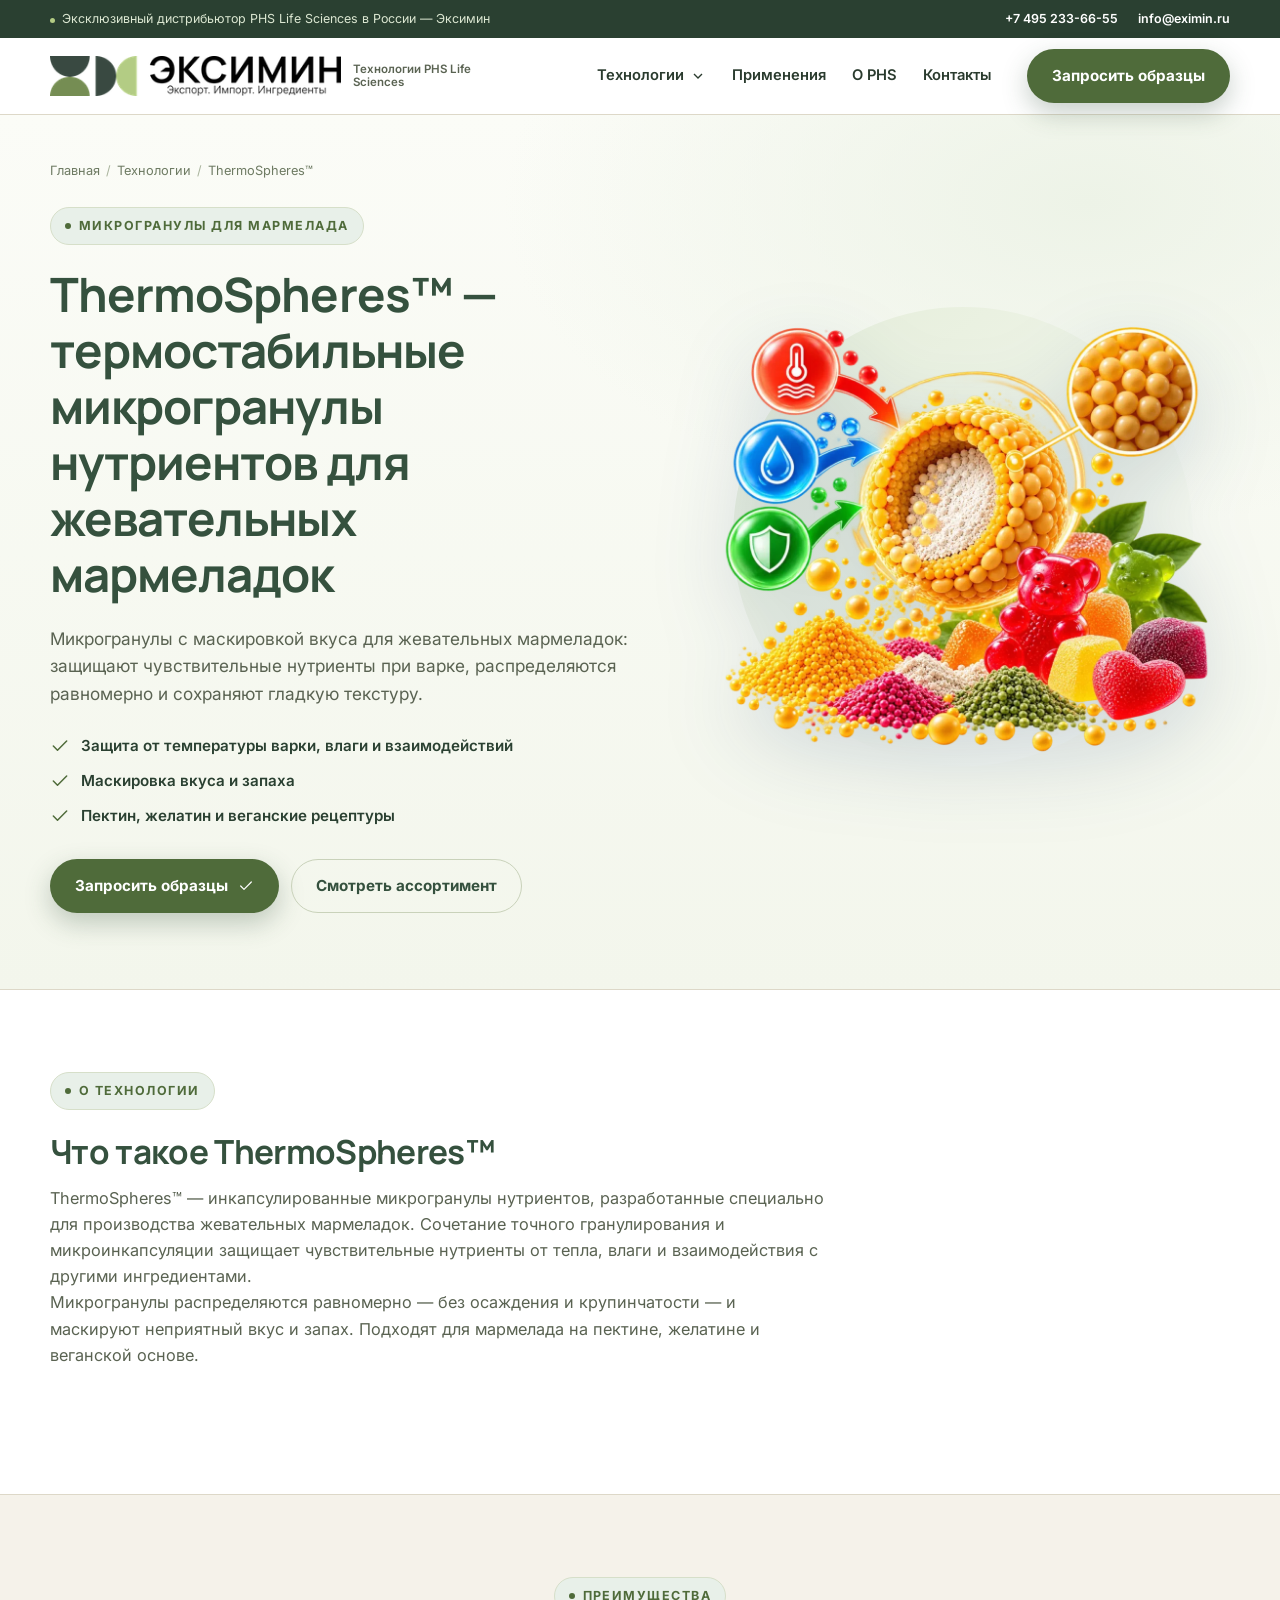
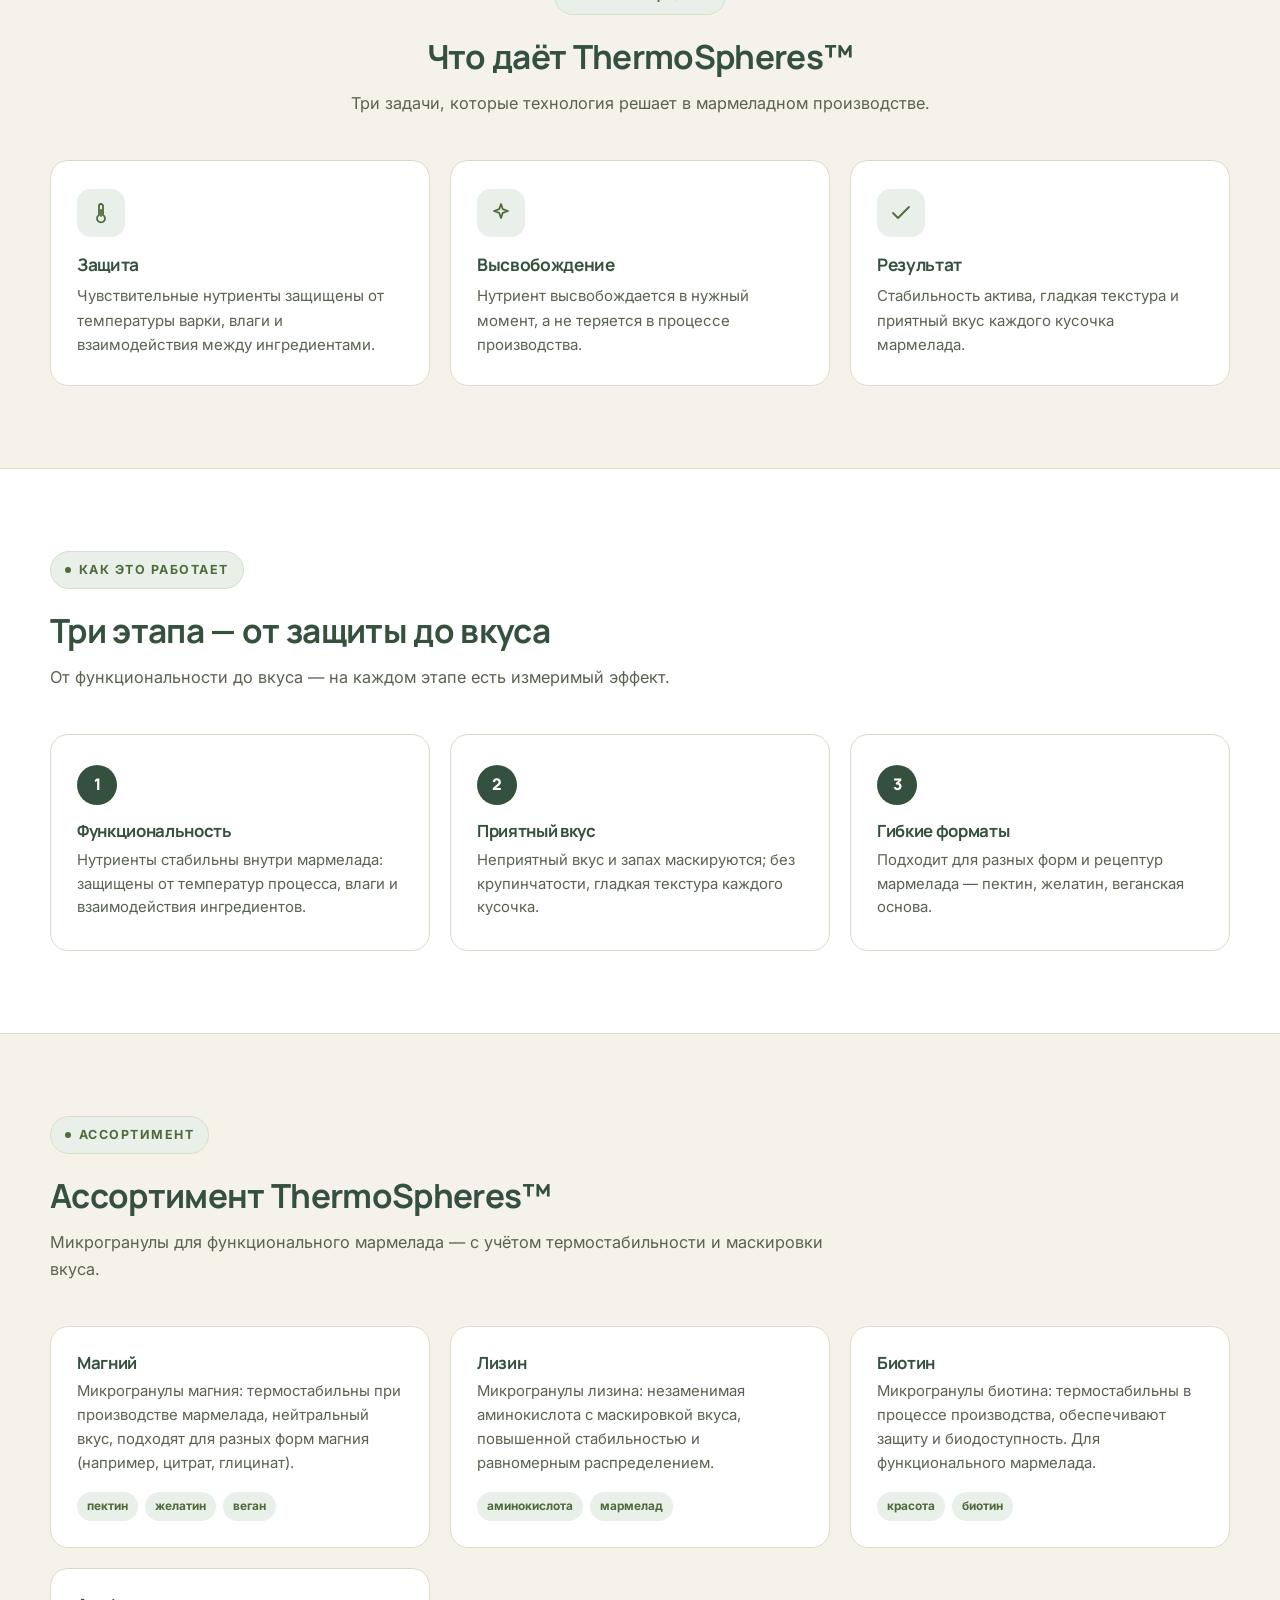
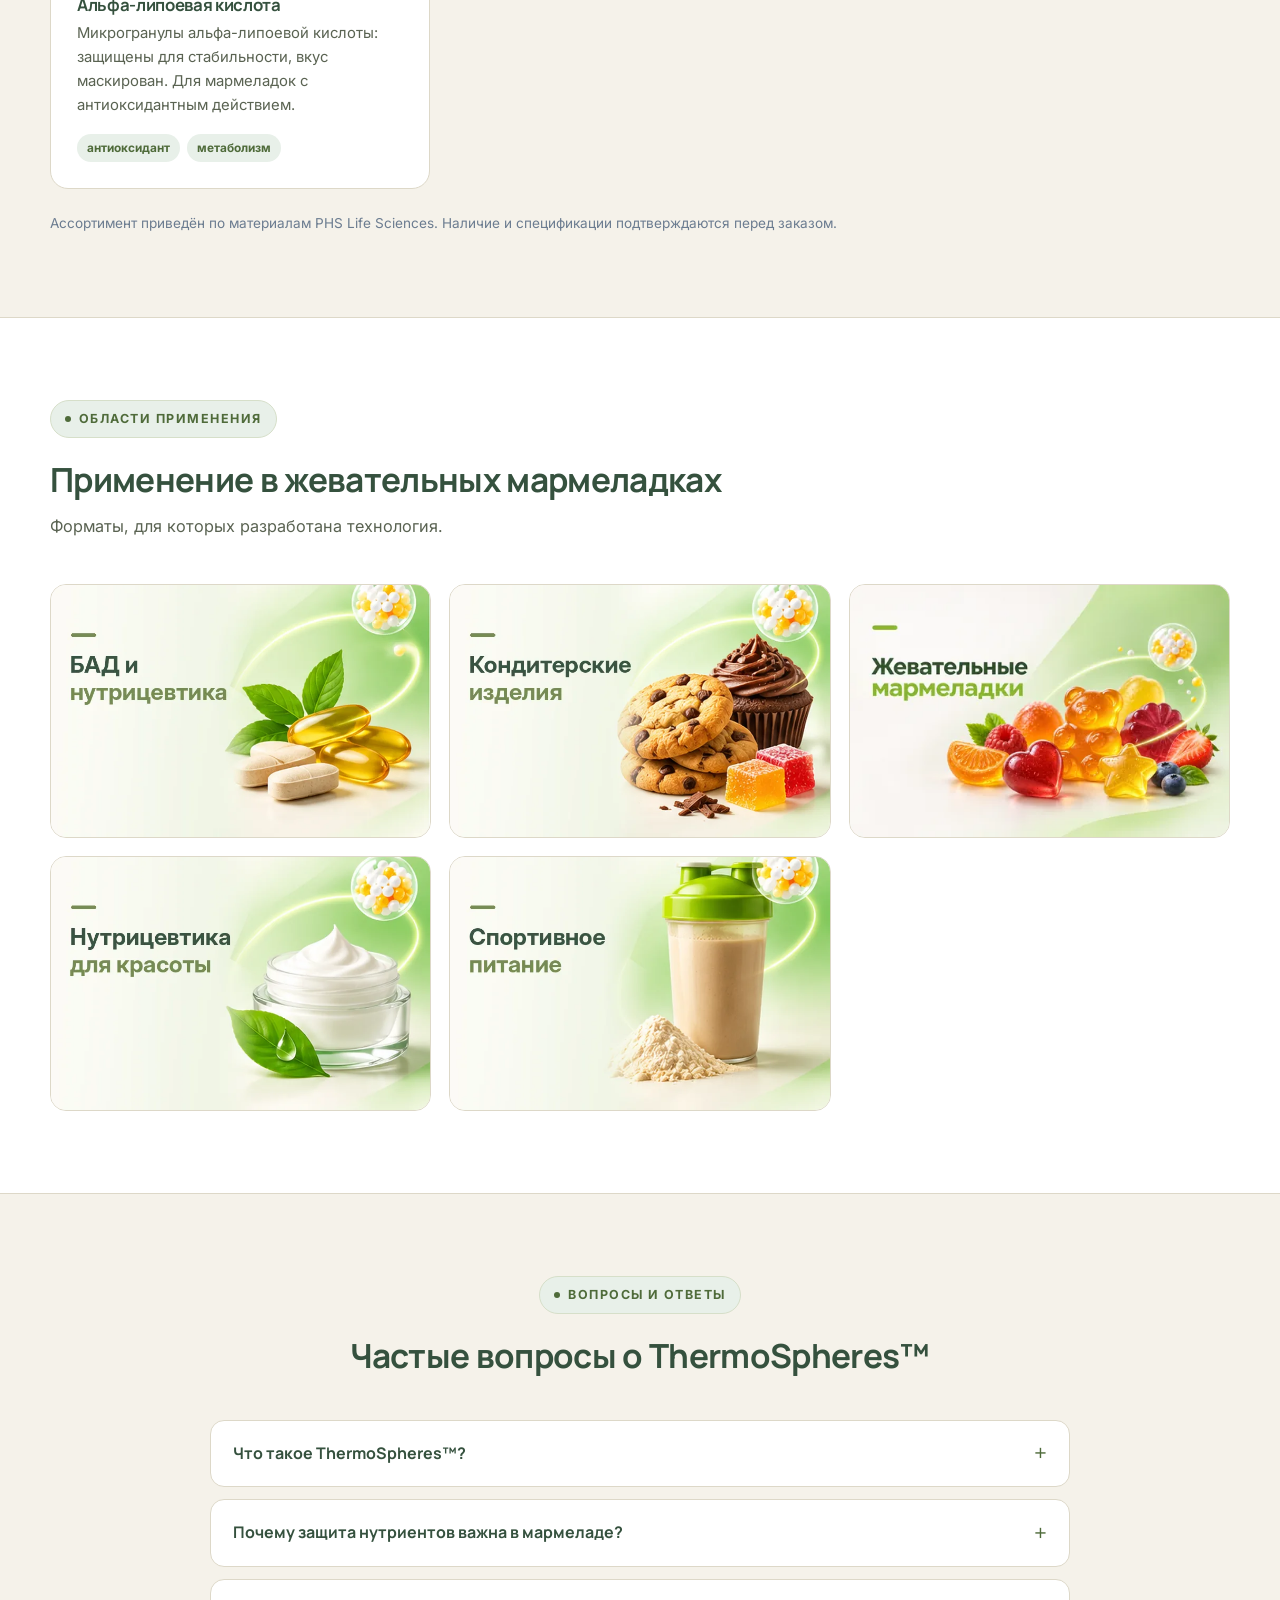
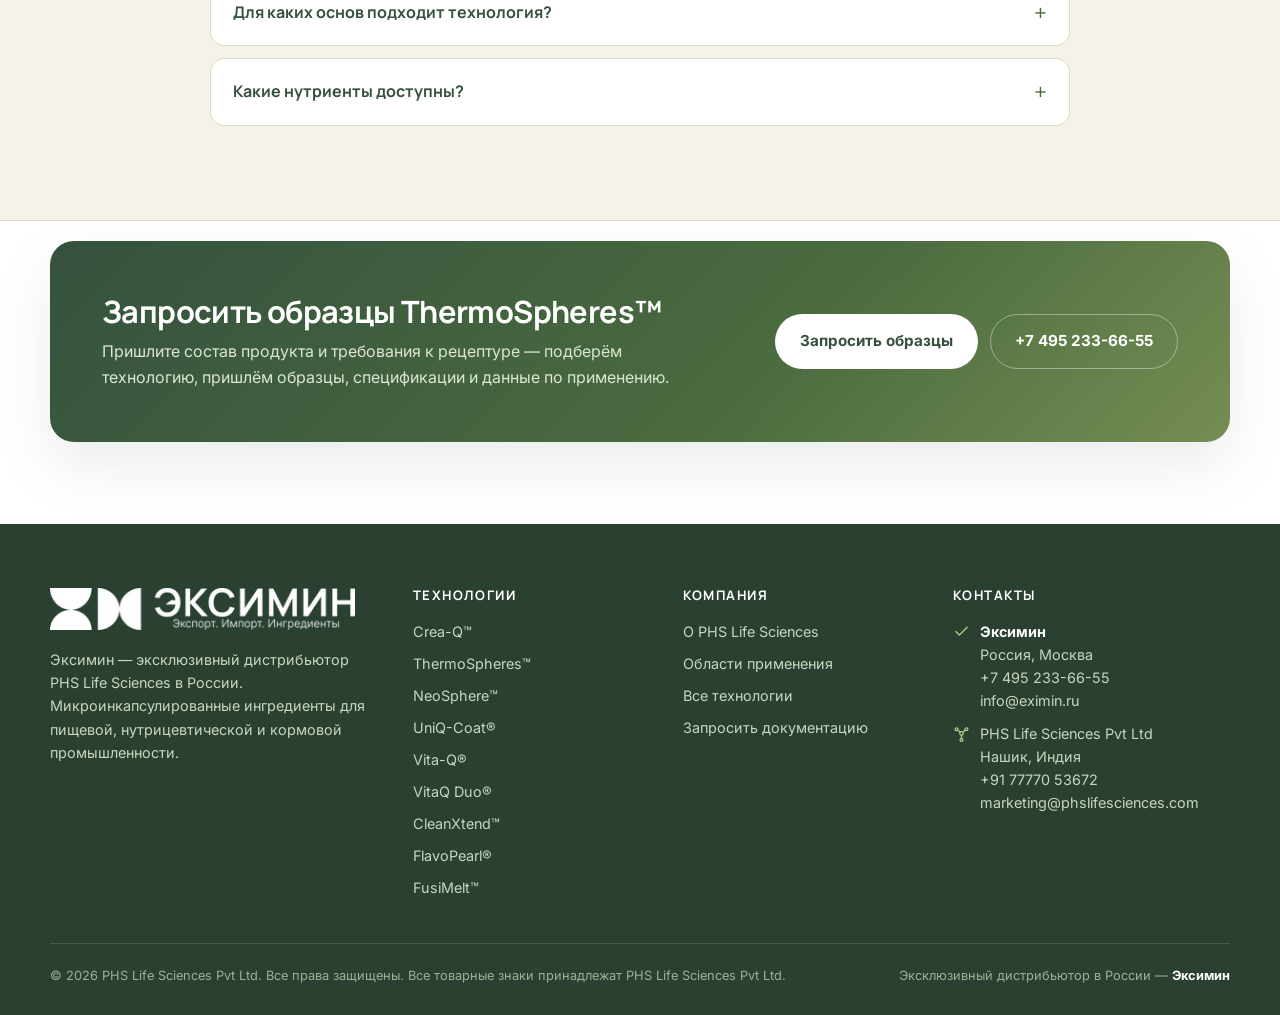
<file: thermospheres.html>
<!DOCTYPE html>
<html lang="ru">
<head>
<meta charset="UTF-8">
<meta name="viewport" content="width=device-width, initial-scale=1.0">
<title>ThermoSpheres™ — термостабильные микрогранулы для мармелада</title>
<meta name="description" content="ThermoSpheres™ — термостабильные микрогранулы нутриентов с маскировкой вкуса для жевательных мармеладок на пектине, желатине и веганской основе.">
<link rel="preconnect" href="https://fonts.googleapis.com">
<link rel="preconnect" href="https://fonts.gstatic.com" crossorigin>
<link href="https://fonts.googleapis.com/css2?family=Inter:wght@400;500;600;700&family=Manrope:wght@600;700;800&display=swap" rel="stylesheet">
<link rel="stylesheet" href="style.css">
</head>
<body>
<div class="topbar"><div class="container">
<div><span class="dot"></span>Эксклюзивный дистрибьютор PHS Life Sciences в России — Эксимин</div>
<div class="tb-right"><a href="tel:+74952336655">+7 495 233-66-55</a><a href="mailto:info@eximin.ru">info@eximin.ru</a></div>
</div></div>
<header class="site-header"><div class="container">
<a class="logo" href="index.html" aria-label="Эксимин — на главную"><img src="assets/img/eximin-logo.png" alt="Эксимин"><span class="logo-sub">Технологии PHS Life Sciences</span></a>
<nav class="main-nav" id="nav">
<div class="nav-drop"><span>Технологии <svg class="arrow" viewBox="0 0 24 24" fill="none" stroke="currentColor" stroke-width="2"><path d="M6 9l6 6 6-6"/></svg></span>
<div class="drop-panel"><a href="crea-q.html">Crea-Q™</a><a href="thermospheres.html" class="active">ThermoSpheres™</a><a href="neosphere.html">NeoSphere™</a><a href="uniq-coat.html">UniQ-Coat®</a><a href="vita-q.html">Vita-Q®</a><a href="vitaq-duo.html">VitaQ Duo®</a><a href="cleanxtend.html">CleanXtend™</a><a href="flavo-pearl.html">FlavoPearl®</a><a href="fusimelt.html">FusiMelt™</a></div></div>
<a href="index.html#applications">Применения</a>
<a href="index.html#about">О PHS</a>
<a href="#contact">Контакты</a>
</nav>
<a class="btn btn-primary header-cta" href="mailto:inquiry@eximin.ru?subject=%D0%9E%D0%B1%D1%80%D0%B0%D0%B7%D1%86%D1%8B%20ThermoSpheres%E2%84%A2&body=%D0%94%D0%BE%D0%B1%D1%80%D1%8B%D0%B9%20%D0%B4%D0%B5%D0%BD%D1%8C%21%0A%0A%D0%9D%D0%B0%D1%81%20%D0%B7%D0%B0%D0%B8%D0%BD%D1%82%D0%B5%D1%80%D0%B5%D1%81%D0%BE%D0%B2%D0%B0%D0%BB%D0%B8%20%D0%BE%D0%B1%D1%80%D0%B0%D0%B7%D1%86%D1%8B%20ThermoSpheres%E2%84%A2%2C%20%D0%B0%20%D0%B8%D0%BC%D0%B5%D0%BD%D0%BD%D0%BE%3A%0A-%20%D0%9C%D0%B0%D0%B3%D0%BD%D0%B8%D0%B9%0A-%20%D0%9B%D0%B8%D0%B7%D0%B8%D0%BD%0A-%20%D0%91%D0%B8%D0%BE%D1%82%D0%B8%D0%BD%0A-%20%D0%90%D0%BB%D1%8C%D1%84%D0%B0-%D0%BB%D0%B8%D0%BF%D0%BE%D0%B5%D0%B2%D0%B0%D1%8F%20%D0%BA%D0%B8%D1%81%D0%BB%D0%BE%D1%82%D0%B0%0A%0A%D0%9F%D1%80%D0%BE%D1%81%D0%B8%D0%BC%20%D0%B2%D0%B0%D1%81%20%D0%BF%D1%80%D0%B8%D1%81%D0%BB%D0%B0%D1%82%D1%8C%20%D0%B8%D1%85%20%D0%BF%D0%BE%20%D0%B0%D0%B4%D1%80%D0%B5%D1%81%D1%83%3A%0A%D0%90%D0%B4%D1%80%D0%B5%D1%81%3A%20%0A%D0%9D%D0%B0%20%D0%B8%D0%BC%D1%8F%3A%20%0A%D0%9A%D0%BE%D0%BD%D1%82%D0%B0%D0%BA%D1%82%D0%BD%D1%8B%D0%B9%20%D1%82%D0%B5%D0%BB%D0%B5%D1%84%D0%BE%D0%BD%3A%20%0A%0A%D0%A1%20%D1%83%D0%B2%D0%B0%D0%B6%D0%B5%D0%BD%D0%B8%D0%B5%D0%BC%2C%0A">Запросить образцы</a>
<button class="burger" aria-label="Меню" onclick="document.getElementById('nav').classList.toggle('open')"><span></span><span></span><span></span></button>
</div></header>
<section class="hero"><div class="container">
<div>
<div class="crumbs"><a href="index.html">Главная</a><span>/</span><a href="index.html#technologies">Технологии</a><span>/</span>ThermoSpheres™</div>
<div class="eyebrow">Микрогранулы для мармелада</div>
<h1>ThermoSpheres™ — термостабильные микрогранулы нутриентов для жевательных мармеладок</h1>
<p class="lead">Микрогранулы с маскировкой вкуса для жевательных мармеладок: защищают чувствительные нутриенты при варке, распределяются равномерно и сохраняют гладкую текстуру.</p>
<ul class="hero-points"><li><svg class="" viewBox="0 0 24 24" fill="none" stroke="currentColor" stroke-width="1.8" stroke-linecap="round" stroke-linejoin="round" aria-hidden="true"><path d="M20 6L9 17l-5-5"/></svg><span>Защита от температуры варки, влаги и взаимодействий</span></li><li><svg class="" viewBox="0 0 24 24" fill="none" stroke="currentColor" stroke-width="1.8" stroke-linecap="round" stroke-linejoin="round" aria-hidden="true"><path d="M20 6L9 17l-5-5"/></svg><span>Маскировка вкуса и запаха</span></li><li><svg class="" viewBox="0 0 24 24" fill="none" stroke="currentColor" stroke-width="1.8" stroke-linecap="round" stroke-linejoin="round" aria-hidden="true"><path d="M20 6L9 17l-5-5"/></svg><span>Пектин, желатин и веганские рецептуры</span></li></ul>
<div class="hero-actions"><a class="btn btn-primary" href="mailto:inquiry@eximin.ru?subject=%D0%9E%D0%B1%D1%80%D0%B0%D0%B7%D1%86%D1%8B%20ThermoSpheres%E2%84%A2&body=%D0%94%D0%BE%D0%B1%D1%80%D1%8B%D0%B9%20%D0%B4%D0%B5%D0%BD%D1%8C%21%0A%0A%D0%9D%D0%B0%D1%81%20%D0%B7%D0%B0%D0%B8%D0%BD%D1%82%D0%B5%D1%80%D0%B5%D1%81%D0%BE%D0%B2%D0%B0%D0%BB%D0%B8%20%D0%BE%D0%B1%D1%80%D0%B0%D0%B7%D1%86%D1%8B%20ThermoSpheres%E2%84%A2%2C%20%D0%B0%20%D0%B8%D0%BC%D0%B5%D0%BD%D0%BD%D0%BE%3A%0A-%20%D0%9C%D0%B0%D0%B3%D0%BD%D0%B8%D0%B9%0A-%20%D0%9B%D0%B8%D0%B7%D0%B8%D0%BD%0A-%20%D0%91%D0%B8%D0%BE%D1%82%D0%B8%D0%BD%0A-%20%D0%90%D0%BB%D1%8C%D1%84%D0%B0-%D0%BB%D0%B8%D0%BF%D0%BE%D0%B5%D0%B2%D0%B0%D1%8F%20%D0%BA%D0%B8%D1%81%D0%BB%D0%BE%D1%82%D0%B0%0A%0A%D0%9F%D1%80%D0%BE%D1%81%D0%B8%D0%BC%20%D0%B2%D0%B0%D1%81%20%D0%BF%D1%80%D0%B8%D1%81%D0%BB%D0%B0%D1%82%D1%8C%20%D0%B8%D1%85%20%D0%BF%D0%BE%20%D0%B0%D0%B4%D1%80%D0%B5%D1%81%D1%83%3A%0A%D0%90%D0%B4%D1%80%D0%B5%D1%81%3A%20%0A%D0%9D%D0%B0%20%D0%B8%D0%BC%D1%8F%3A%20%0A%D0%9A%D0%BE%D0%BD%D1%82%D0%B0%D0%BA%D1%82%D0%BD%D1%8B%D0%B9%20%D1%82%D0%B5%D0%BB%D0%B5%D1%84%D0%BE%D0%BD%3A%20%0A%0A%D0%A1%20%D1%83%D0%B2%D0%B0%D0%B6%D0%B5%D0%BD%D0%B8%D0%B5%D0%BC%2C%0A">Запросить образцы <svg class="arrow" viewBox="0 0 24 24" fill="none" stroke="currentColor" stroke-width="1.8" stroke-linecap="round" stroke-linejoin="round" aria-hidden="true"><path d="M20 6L9 17l-5-5"/></svg></a><a class="btn btn-outline" href="#portfolio">Смотреть ассортимент</a></div>
</div>
<div class="hero-media "><img src="assets/img-text/thermospheres-hero.webp" alt="ThermoSpheres — термостабильные микрогранулы нутриентов"></div>
</div></section>
<section class="section"><div class="container"><div class="section-head"><div class="eyebrow">О технологии</div><h2>Что такое ThermoSpheres™</h2><p>ThermoSpheres™ — инкапсулированные микрогранулы нутриентов, разработанные специально для производства жевательных мармеладок. Сочетание точного гранулирования и микроинкапсуляции защищает чувствительные нутриенты от тепла, влаги и взаимодействия с другими ингредиентами.</p><p>Микрогранулы распределяются равномерно — без осаждения и крупинчатости — и маскируют неприятный вкус и запах. Подходят для мармелада на пектине, желатине и веганской основе.</p></div></div></section>
<section class="section soft"><div class="container">
<div class="section-head center"><div class="eyebrow">Преимущества</div><h2>Что даёт ThermoSpheres™</h2><p>Три задачи, которые технология решает в мармеладном производстве.</p></div>
<div class="grid grid-3"><div class="card"><div class="ico"><svg class="" viewBox="0 0 24 24" fill="none" stroke="currentColor" stroke-width="1.8" stroke-linecap="round" stroke-linejoin="round" aria-hidden="true"><path d="M14 14V5a2 2 0 1 0-4 0v9a4 4 0 1 0 4 0z"/><path d="M12 9v6"/></svg></div><h3>Защита</h3><p>Чувствительные нутриенты защищены от температуры варки, влаги и взаимодействия между ингредиентами.</p></div><div class="card"><div class="ico"><svg class="" viewBox="0 0 24 24" fill="none" stroke="currentColor" stroke-width="1.8" stroke-linecap="round" stroke-linejoin="round" aria-hidden="true"><path d="M12 3l1.8 5.2L19 10l-5.2 1.8L12 17l-1.8-5.2L5 10l5.2-1.8L12 3z"/></svg></div><h3>Высвобождение</h3><p>Нутриент высвобождается в нужный момент, а не теряется в процессе производства.</p></div><div class="card"><div class="ico"><svg class="" viewBox="0 0 24 24" fill="none" stroke="currentColor" stroke-width="1.8" stroke-linecap="round" stroke-linejoin="round" aria-hidden="true"><path d="M20 6L9 17l-5-5"/></svg></div><h3>Результат</h3><p>Стабильность актива, гладкая текстура и приятный вкус каждого кусочка мармелада.</p></div></div>
</div></section>
<section class="section"><div class="container">
<div class="section-head"><div class="eyebrow">Как это работает</div><h2>Три этапа — от защиты до вкуса</h2><p>От функциональности до вкуса — на каждом этапе есть измеримый эффект.</p></div>
<div class="grid grid-3"><div class="step"><div class="n">1</div><h3>Функциональность</h3><p>Нутриенты стабильны внутри мармелада: защищены от температур процесса, влаги и взаимодействия ингредиентов.</p></div><div class="step"><div class="n">2</div><h3>Приятный вкус</h3><p>Неприятный вкус и запах маскируются; без крупинчатости, гладкая текстура каждого кусочка.</p></div><div class="step"><div class="n">3</div><h3>Гибкие форматы</h3><p>Подходит для разных форм и рецептур мармелада — пектин, желатин, веганская основа.</p></div></div></div></section>
<section class="section soft" id="portfolio"><div class="container">
<div class="section-head"><div class="eyebrow">Ассортимент</div><h2>Ассортимент ThermoSpheres™</h2><p>Микрогранулы для функционального мармелада — с учётом термостабильности и маскировки вкуса.</p></div>
<div class="grid grid-3"><div class="pf-card"><h3>Магний</h3><p>Микрогранулы магния: термостабильны при производстве мармелада, нейтральный вкус, подходят для разных форм магния (например, цитрат, глицинат).</p><div class="tags"><span class="tag">пектин</span><span class="tag">желатин</span><span class="tag">веган</span></div></div><div class="pf-card"><h3>Лизин</h3><p>Микрогранулы лизина: незаменимая аминокислота с маскировкой вкуса, повышенной стабильностью и равномерным распределением.</p><div class="tags"><span class="tag">аминокислота</span><span class="tag">мармелад</span></div></div><div class="pf-card"><h3>Биотин</h3><p>Микрогранулы биотина: термостабильны в процессе производства, обеспечивают защиту и биодоступность. Для функционального мармелада.</p><div class="tags"><span class="tag">красота</span><span class="tag">биотин</span></div></div><div class="pf-card"><h3>Альфа-липоевая кислота</h3><p>Микрогранулы альфа-липоевой кислоты: защищены для стабильности, вкус маскирован. Для мармеладок с антиоксидантным действием.</p><div class="tags"><span class="tag">антиоксидант</span><span class="tag">метаболизм</span></div></div></div>
<p style="margin-top:24px;font-size:.85rem;color:#6b7c90">Ассортимент приведён по материалам PHS Life Sciences. Наличие и спецификации подтверждаются перед заказом.</p>
</div></section>
<section class="section"><div class="container">
<div class="section-head"><div class="eyebrow">Области применения</div><h2>Применение в жевательных мармеладках</h2><p>Форматы, для которых разработана технология.</p></div>
<div class="app-grid"><div class="app-card"><img src="assets/img/phs_application_supplements_720w.webp" alt="Нутрицевтика" loading="lazy" decoding="async" width="720" height="480"><h3 class="sr-only">Нутрицевтика</h3></div><div class="app-card"><img src="assets/img/phs_application_confectionery_720w.webp" alt="Функциональная кондитерка" loading="lazy" decoding="async" width="720" height="480"><h3 class="sr-only">Функциональная кондитерка</h3></div><div class="app-card"><img src="assets/img/phs_application_gummies_720w.webp" srcset="assets/img/phs_application_gummies_480w.webp 480w, assets/img/phs_application_gummies_720w.webp 720w" sizes="(max-width:640px) 100vw, (max-width:980px) 50vw, 33vw" alt="Жевательные мармеладки" loading="lazy" decoding="async" width="720" height="480"><h3 class="sr-only">Жевательные мармеладки</h3></div><div class="app-card"><img src="assets/img/phs_application_beauty_720w.webp" alt="Нутрицевтика для красоты" loading="lazy" decoding="async" width="720" height="480"><h3 class="sr-only">Нутрицевтика для красоты</h3></div><div class="app-card"><img src="assets/img/phs_application_sports_nutrition_720w.webp" alt="Спортивное питание" loading="lazy" decoding="async" width="720" height="480"><h3 class="sr-only">Спортивное питание</h3></div></div></div></section>
<section class="section soft"><div class="container">
<div class="section-head center"><div class="eyebrow">Вопросы и ответы</div><h2>Частые вопросы о ThermoSpheres™</h2></div>
<div class="faq"><details><summary>Что такое ThermoSpheres™?</summary><p>Термостабильные микрогранулы нутриентов с маскировкой вкуса, разработанные специально для жевательных мармеладок.</p></details><details><summary>Почему защита нутриентов важна в мармеладе?</summary><p>Производство мармелада связано с нагревом, влагой и взаимодействием ингредиентов. Эти факторы влияют на стабильность нутриентов, вкус и равномерность распределения.</p></details><details><summary>Для каких основ подходит технология?</summary><p>Для мармелада на пектине, желатине и веганской основе. Пригодность подтверждается испытаниями в конкретной рецептуре.</p></details><details><summary>Какие нутриенты доступны?</summary><p>В портфеле — магний, лизин, биотин и альфа-липоевая кислота. Актуальный ассортимент подтверждается у PHS.</p></details></div></div></section>
<div class="cta-wrap"><div class="container"><div class="cta">
<div><h2>Запросить образцы ThermoSpheres™</h2><p>Пришлите состав продукта и требования к рецептуре — подберём технологию, пришлём образцы, спецификации и данные по применению.</p></div>
<div class="cta-actions"><a class="btn btn-light" href="mailto:inquiry@eximin.ru?subject=%D0%9E%D0%B1%D1%80%D0%B0%D0%B7%D1%86%D1%8B%20ThermoSpheres%E2%84%A2&body=%D0%94%D0%BE%D0%B1%D1%80%D1%8B%D0%B9%20%D0%B4%D0%B5%D0%BD%D1%8C%21%0A%0A%D0%9D%D0%B0%D1%81%20%D0%B7%D0%B0%D0%B8%D0%BD%D1%82%D0%B5%D1%80%D0%B5%D1%81%D0%BE%D0%B2%D0%B0%D0%BB%D0%B8%20%D0%BE%D0%B1%D1%80%D0%B0%D0%B7%D1%86%D1%8B%20ThermoSpheres%E2%84%A2%2C%20%D0%B0%20%D0%B8%D0%BC%D0%B5%D0%BD%D0%BD%D0%BE%3A%0A-%20%D0%9C%D0%B0%D0%B3%D0%BD%D0%B8%D0%B9%0A-%20%D0%9B%D0%B8%D0%B7%D0%B8%D0%BD%0A-%20%D0%91%D0%B8%D0%BE%D1%82%D0%B8%D0%BD%0A-%20%D0%90%D0%BB%D1%8C%D1%84%D0%B0-%D0%BB%D0%B8%D0%BF%D0%BE%D0%B5%D0%B2%D0%B0%D1%8F%20%D0%BA%D0%B8%D1%81%D0%BB%D0%BE%D1%82%D0%B0%0A%0A%D0%9F%D1%80%D0%BE%D1%81%D0%B8%D0%BC%20%D0%B2%D0%B0%D1%81%20%D0%BF%D1%80%D0%B8%D1%81%D0%BB%D0%B0%D1%82%D1%8C%20%D0%B8%D1%85%20%D0%BF%D0%BE%20%D0%B0%D0%B4%D1%80%D0%B5%D1%81%D1%83%3A%0A%D0%90%D0%B4%D1%80%D0%B5%D1%81%3A%20%0A%D0%9D%D0%B0%20%D0%B8%D0%BC%D1%8F%3A%20%0A%D0%9A%D0%BE%D0%BD%D1%82%D0%B0%D0%BA%D1%82%D0%BD%D1%8B%D0%B9%20%D1%82%D0%B5%D0%BB%D0%B5%D1%84%D0%BE%D0%BD%3A%20%0A%0A%D0%A1%20%D1%83%D0%B2%D0%B0%D0%B6%D0%B5%D0%BD%D0%B8%D0%B5%D0%BC%2C%0A">Запросить образцы</a><a class="btn btn-ghost-light" href="tel:+74952336655">+7 495 233-66-55</a></div>
</div></div></div>
<footer class="footer" id="contact"><div class="container">
<div class="footer-grid">
<div>
<a class="logo" href="index.html"><img src="assets/img/eximin-logo-white.png" alt="Эксимин"></a>
<p>Эксимин — эксклюзивный дистрибьютор PHS Life Sciences в России. Микроинкапсулированные ингредиенты для пищевой, нутрицевтической и кормовой промышленности.</p>
</div>
<div><h4>Технологии</h4><ul><li><a href="crea-q.html">Crea-Q™</a></li><li><a href="thermospheres.html">ThermoSpheres™</a></li><li><a href="neosphere.html">NeoSphere™</a></li><li><a href="uniq-coat.html">UniQ-Coat®</a></li><li><a href="vita-q.html">Vita-Q®</a></li><li><a href="vitaq-duo.html">VitaQ Duo®</a></li><li><a href="cleanxtend.html">CleanXtend™</a></li><li><a href="flavo-pearl.html">FlavoPearl®</a></li><li><a href="fusimelt.html">FusiMelt™</a></li></ul></div>
<div><h4>Компания</h4><ul>
<li><a href="index.html#about">О PHS Life Sciences</a></li>
<li><a href="index.html#applications">Области применения</a></li>
<li><a href="index.html#technologies">Все технологии</a></li>
<li><a href="mailto:info@eximin.ru">Запросить документацию</a></li>
</ul></div>
<div><h4>Контакты</h4>
<div class="contact-line"><svg class="" viewBox="0 0 24 24" fill="none" stroke="currentColor" stroke-width="1.8" stroke-linecap="round" stroke-linejoin="round" aria-hidden="true"><path d="M20 6L9 17l-5-5"/></svg><div><strong style="color:#fff">Эксимин</strong><br>Россия, Москва<br><a href="tel:+74952336655">+7 495 233-66-55</a><br><a href="mailto:info@eximin.ru">info@eximin.ru</a></div></div>
<div class="contact-line"><svg class="" viewBox="0 0 24 24" fill="none" stroke="currentColor" stroke-width="1.8" stroke-linecap="round" stroke-linejoin="round" aria-hidden="true"><circle cx="12" cy="12" r="2.5"/><circle cx="5" cy="6" r="2"/><circle cx="19" cy="6" r="2"/><circle cx="12" cy="21" r="2"/><path d="M7 7.2l3 3M17 7.2l-3 3M12 14.5V19"/></svg><div>PHS Life Sciences Pvt Ltd<br>Нашик, Индия<br>+91 77770 53672<br>marketing@phslifesciences.com</div></div>
</div>
</div>
<div class="footer-bottom"><div>© 2026 PHS Life Sciences Pvt Ltd. Все права защищены. Все товарные знаки принадлежат PHS Life Sciences Pvt Ltd.</div><div>Эксклюзивный дистрибьютор в России — <span class="accent">Эксимин</span></div></div>
</div></footer>
<script>
document.querySelectorAll('.main-nav a').forEach(a=>a.addEventListener('click',()=>document.getElementById('nav').classList.remove('open')));
</script>
</body></html>
</file>
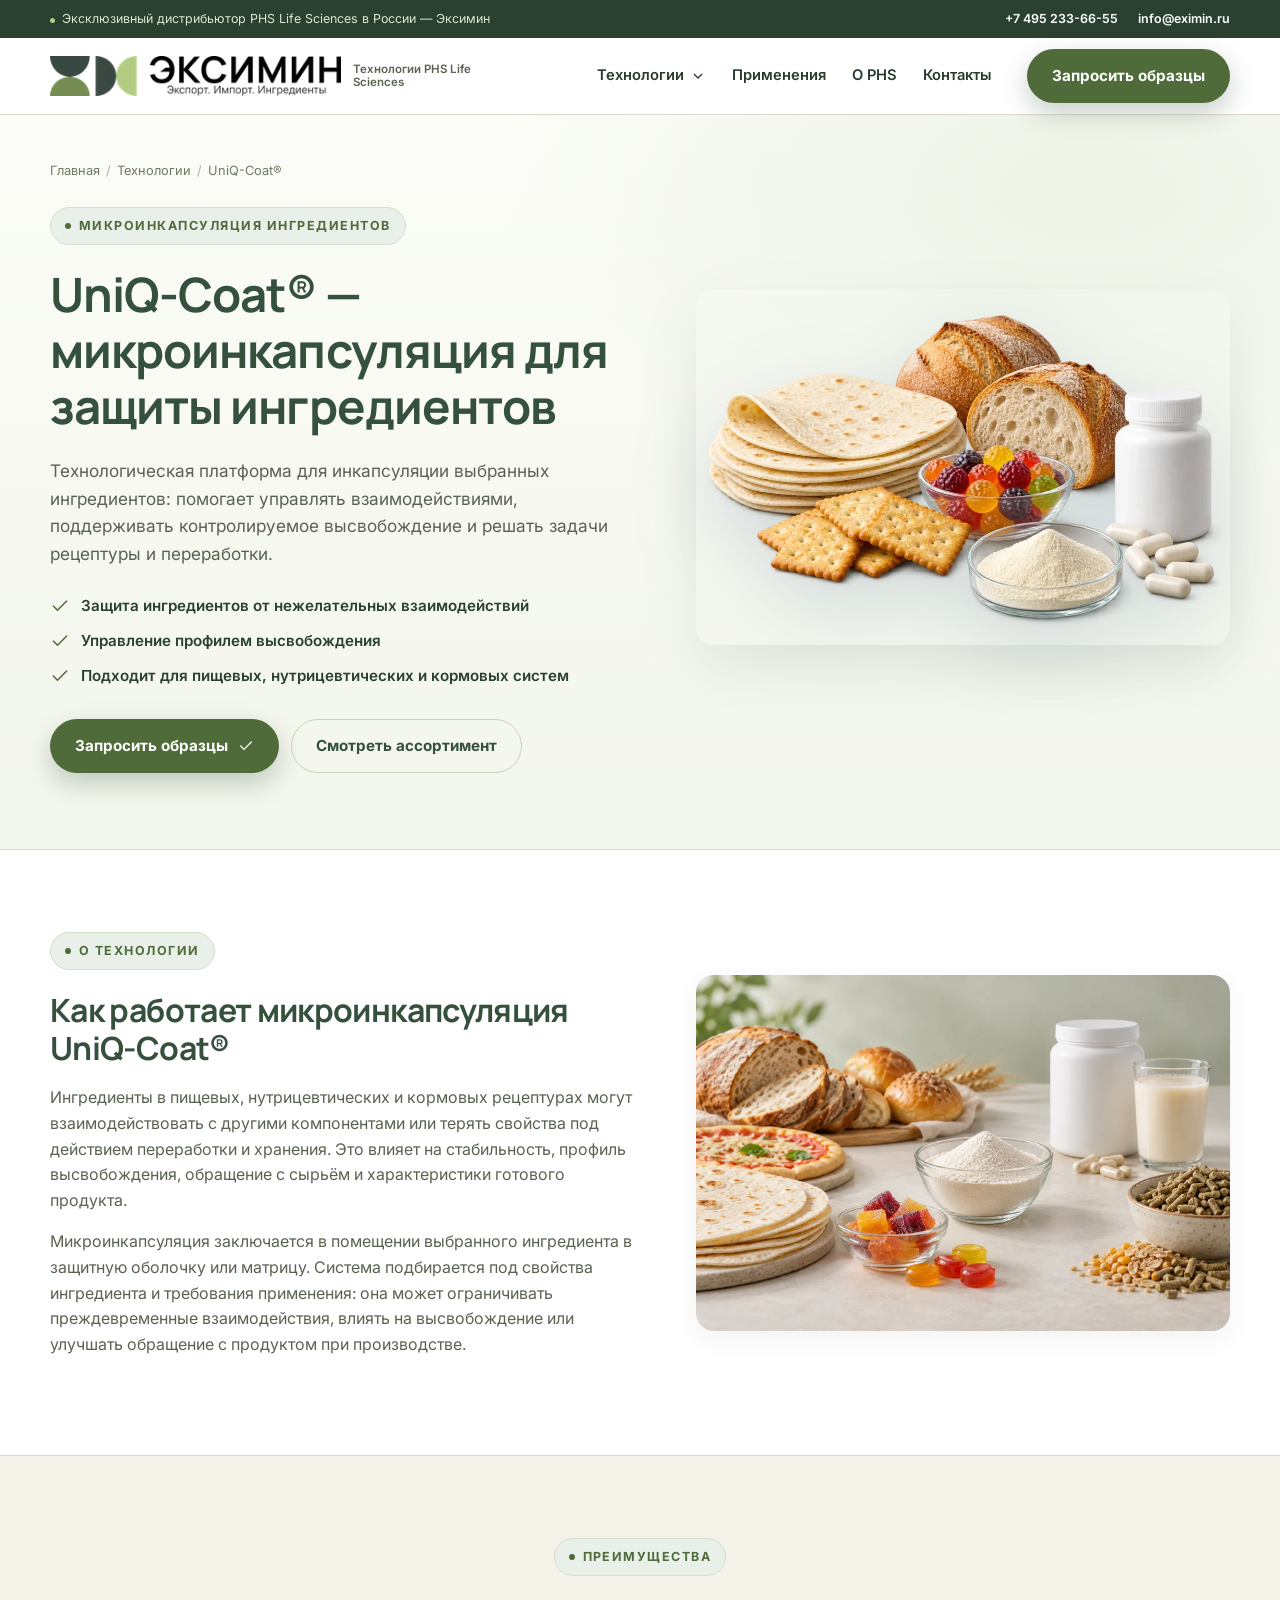
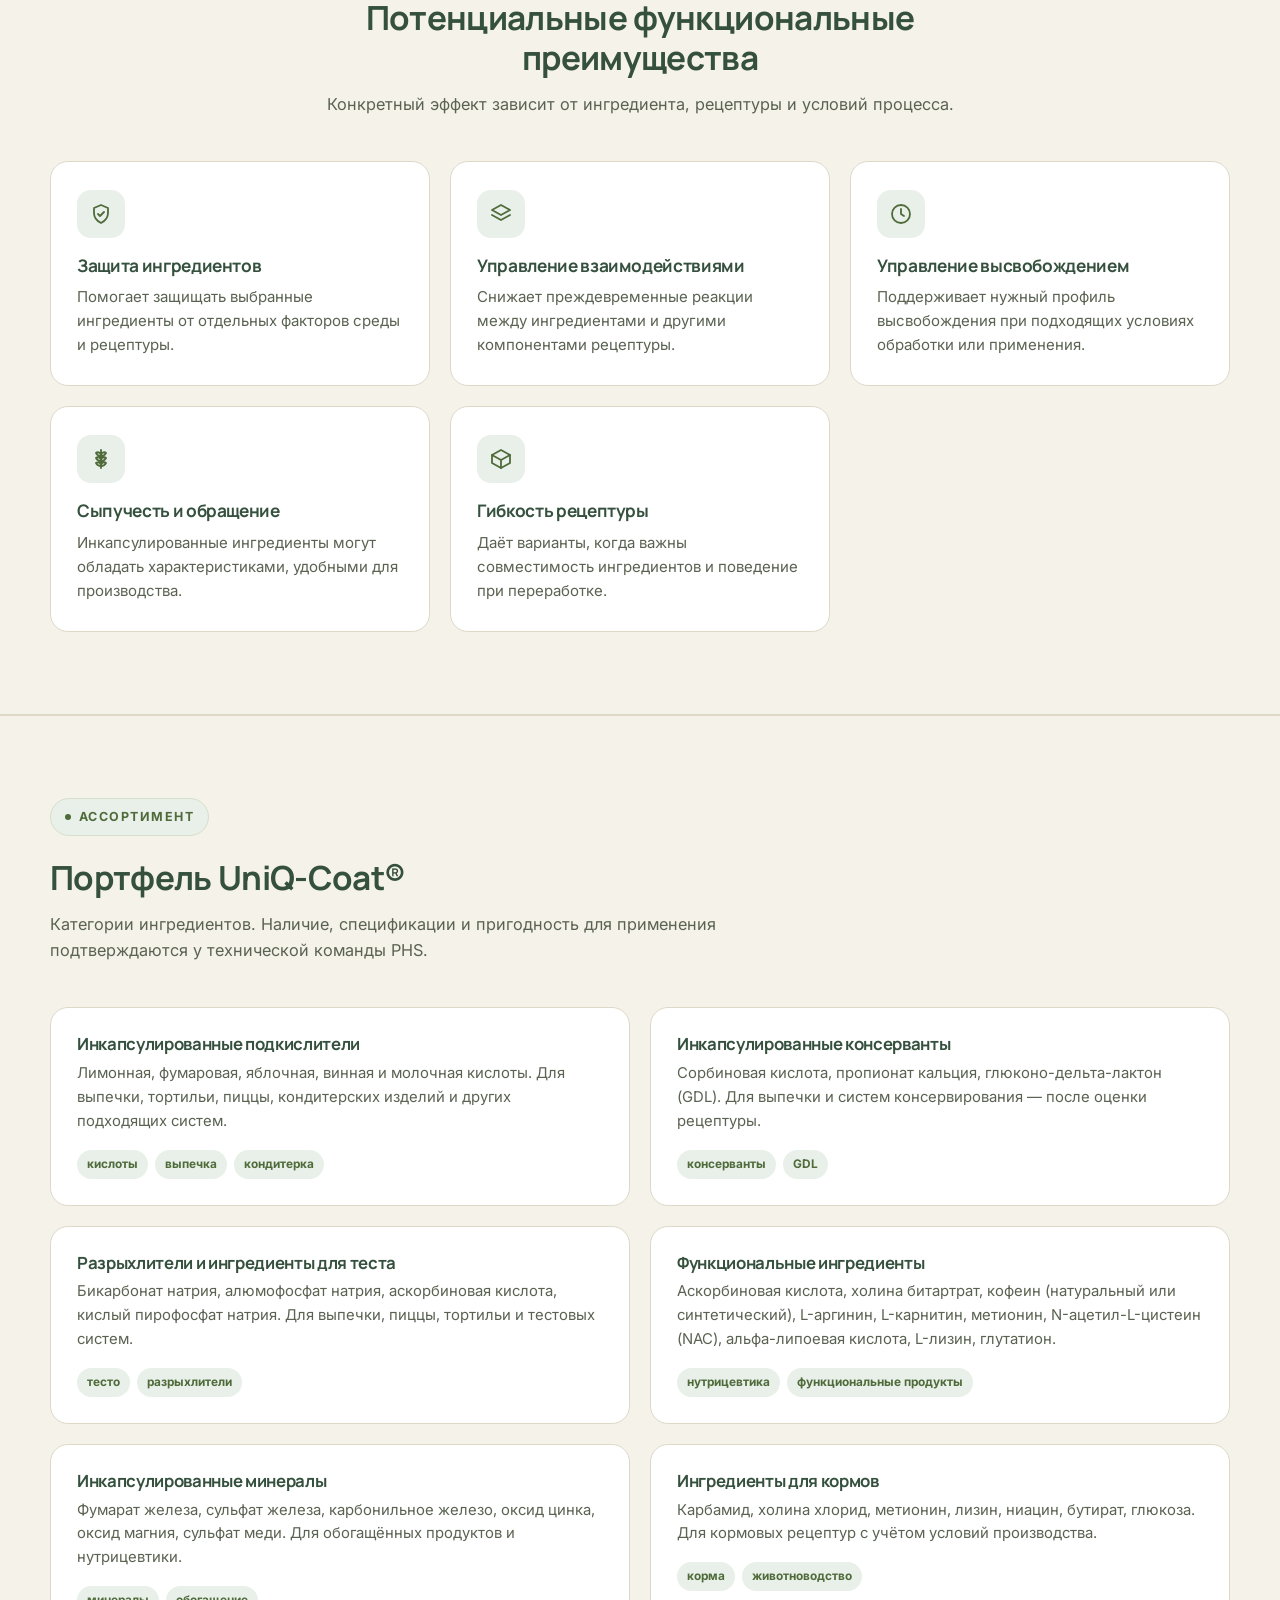
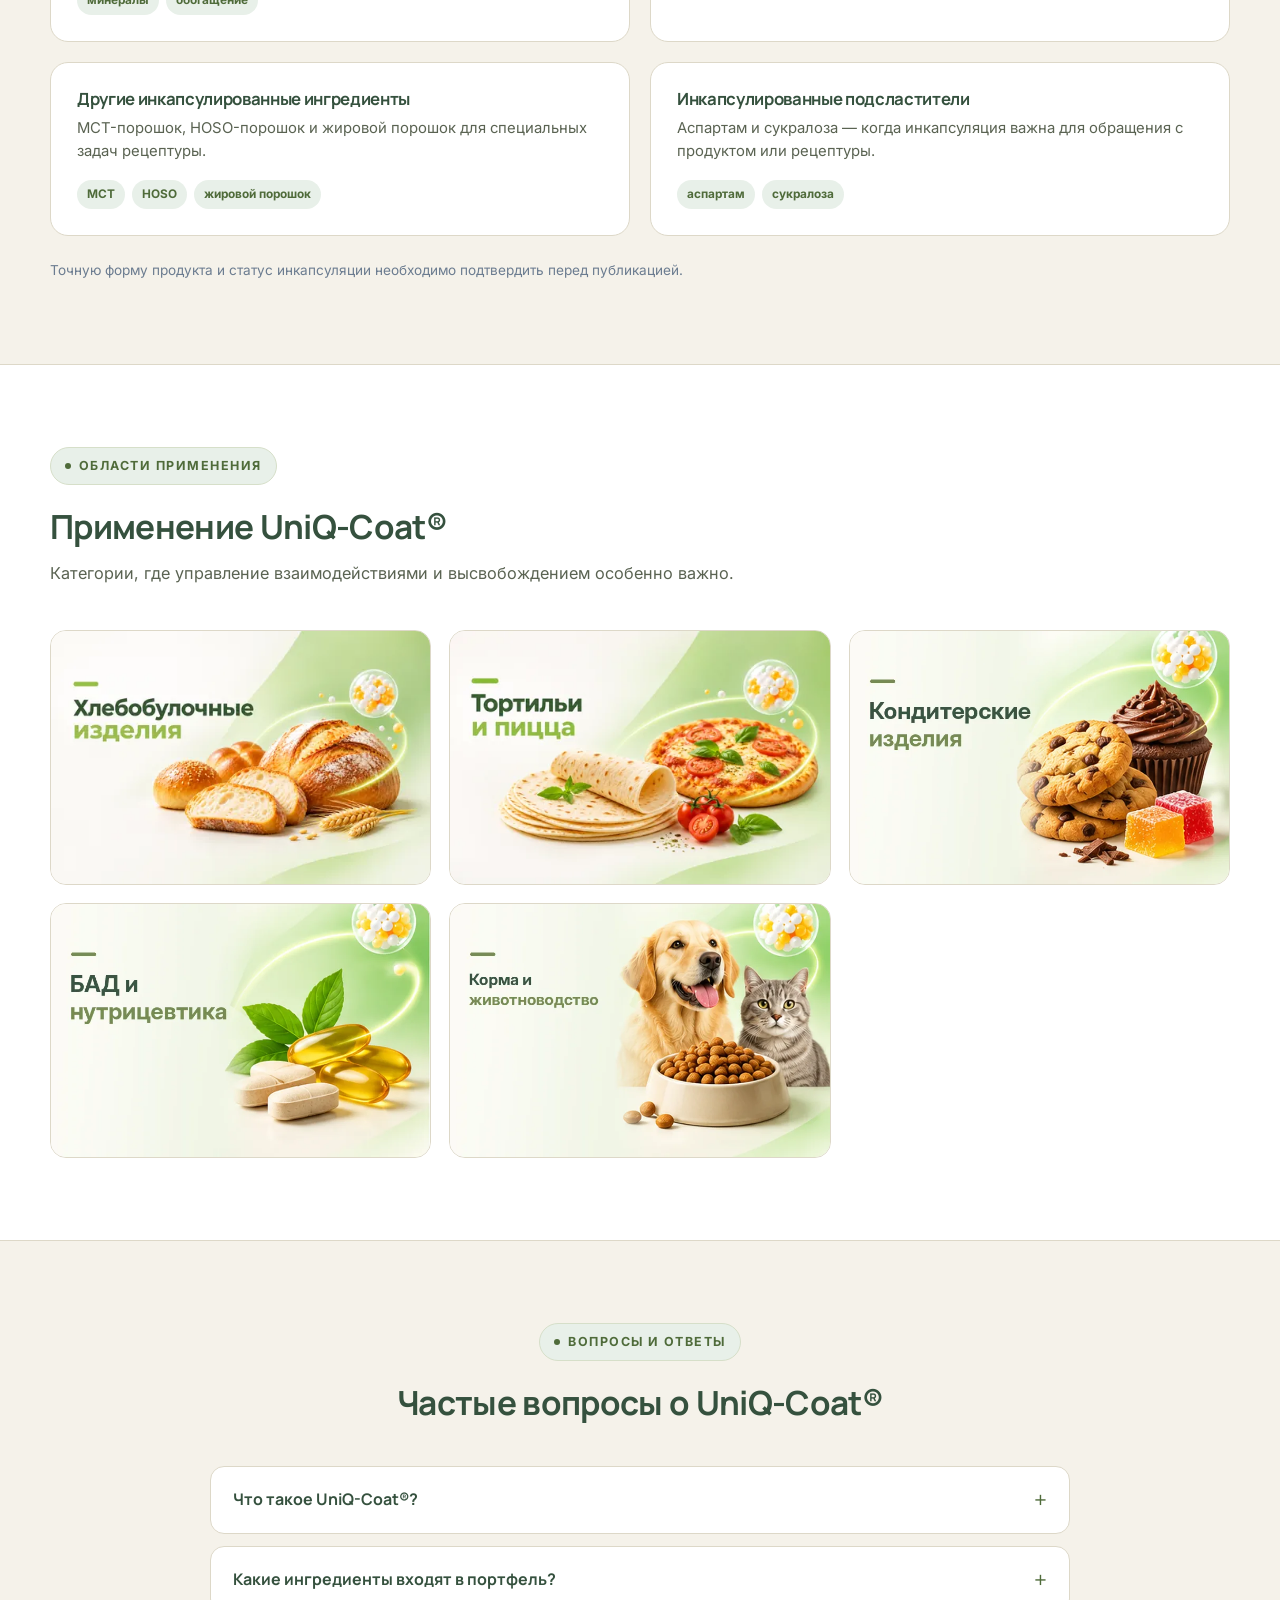
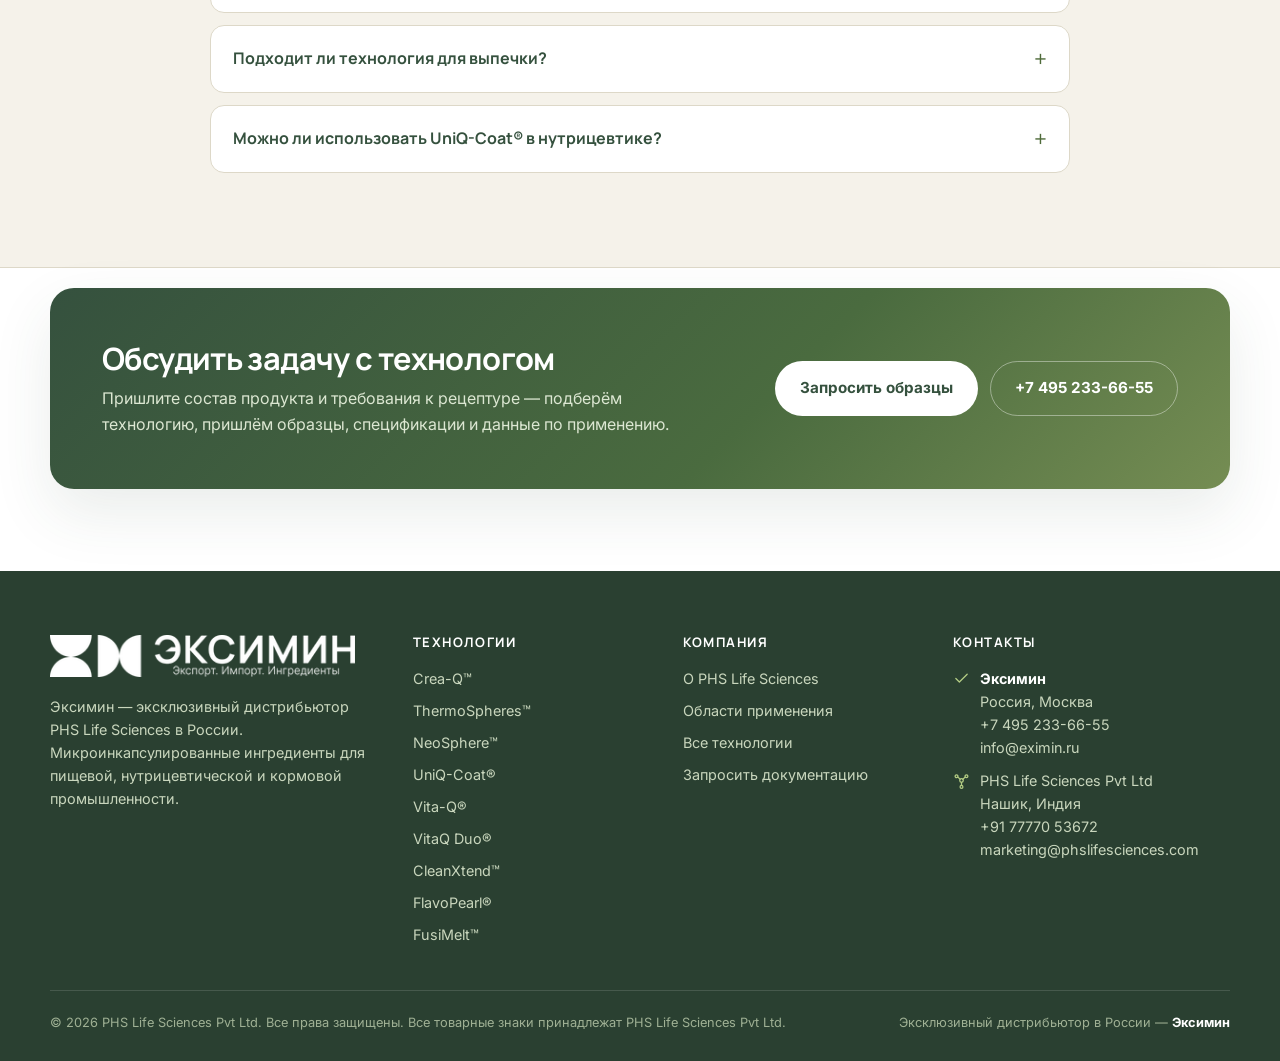
<file: uniq-coat.html>
<!DOCTYPE html>
<html lang="ru">
<head>
<meta charset="UTF-8">
<meta name="viewport" content="width=device-width, initial-scale=1.0">
<title>UniQ-Coat® — микроинкапсуляция ингредиентов</title>
<meta name="description" content="UniQ-Coat® — микроинкапсуляция кислот, консервантов, разрыхлителей, минералов и функциональных ингредиентов PHS. Образцы и спецификации — Эксимин.">
<link rel="preconnect" href="https://fonts.googleapis.com">
<link rel="preconnect" href="https://fonts.gstatic.com" crossorigin>
<link href="https://fonts.googleapis.com/css2?family=Inter:wght@400;500;600;700&family=Manrope:wght@600;700;800&display=swap" rel="stylesheet">
<link rel="stylesheet" href="style.css">
</head>
<body>
<div class="topbar"><div class="container">
<div><span class="dot"></span>Эксклюзивный дистрибьютор PHS Life Sciences в России — Эксимин</div>
<div class="tb-right"><a href="tel:+74952336655">+7 495 233-66-55</a><a href="mailto:info@eximin.ru">info@eximin.ru</a></div>
</div></div>
<header class="site-header"><div class="container">
<a class="logo" href="index.html" aria-label="Эксимин — на главную"><img src="assets/img/eximin-logo.png" alt="Эксимин"><span class="logo-sub">Технологии PHS Life Sciences</span></a>
<nav class="main-nav" id="nav">
<div class="nav-drop"><span>Технологии <svg class="arrow" viewBox="0 0 24 24" fill="none" stroke="currentColor" stroke-width="2"><path d="M6 9l6 6 6-6"/></svg></span>
<div class="drop-panel"><a href="crea-q.html">Crea-Q™</a><a href="thermospheres.html">ThermoSpheres™</a><a href="neosphere.html">NeoSphere™</a><a href="uniq-coat.html" class="active">UniQ-Coat®</a><a href="vita-q.html">Vita-Q®</a><a href="vitaq-duo.html">VitaQ Duo®</a><a href="cleanxtend.html">CleanXtend™</a><a href="flavo-pearl.html">FlavoPearl®</a><a href="fusimelt.html">FusiMelt™</a></div></div>
<a href="index.html#applications">Применения</a>
<a href="index.html#about">О PHS</a>
<a href="#contact">Контакты</a>
</nav>
<a class="btn btn-primary header-cta" href="mailto:inquiry@eximin.ru?subject=%D0%9E%D0%B1%D1%80%D0%B0%D0%B7%D1%86%D1%8B%20UniQ-Coat%C2%AE&body=%D0%94%D0%BE%D0%B1%D1%80%D1%8B%D0%B9%20%D0%B4%D0%B5%D0%BD%D1%8C%21%0A%0A%D0%9D%D0%B0%D1%81%20%D0%B7%D0%B0%D0%B8%D0%BD%D1%82%D0%B5%D1%80%D0%B5%D1%81%D0%BE%D0%B2%D0%B0%D0%BB%D0%B8%20%D0%BE%D0%B1%D1%80%D0%B0%D0%B7%D1%86%D1%8B%20UniQ-Coat%C2%AE%2C%20%D0%B0%20%D0%B8%D0%BC%D0%B5%D0%BD%D0%BD%D0%BE%3A%0A-%20%D0%98%D0%BD%D0%BA%D0%B0%D0%BF%D1%81%D1%83%D0%BB%D0%B8%D1%80%D0%BE%D0%B2%D0%B0%D0%BD%D0%BD%D1%8B%D0%B5%20%D0%BF%D0%BE%D0%B4%D0%BA%D0%B8%D1%81%D0%BB%D0%B8%D1%82%D0%B5%D0%BB%D0%B8%0A-%20%D0%98%D0%BD%D0%BA%D0%B0%D0%BF%D1%81%D1%83%D0%BB%D0%B8%D1%80%D0%BE%D0%B2%D0%B0%D0%BD%D0%BD%D1%8B%D0%B5%20%D0%BA%D0%BE%D0%BD%D1%81%D0%B5%D1%80%D0%B2%D0%B0%D0%BD%D1%82%D1%8B%0A-%20%D0%A0%D0%B0%D0%B7%D1%80%D1%8B%D1%85%D0%BB%D0%B8%D1%82%D0%B5%D0%BB%D0%B8%20%D0%B8%20%D0%B8%D0%BD%D0%B3%D1%80%D0%B5%D0%B4%D0%B8%D0%B5%D0%BD%D1%82%D1%8B%20%D0%B4%D0%BB%D1%8F%20%D1%82%D0%B5%D1%81%D1%82%D0%B0%0A-%20%D0%A4%D1%83%D0%BD%D0%BA%D1%86%D0%B8%D0%BE%D0%BD%D0%B0%D0%BB%D1%8C%D0%BD%D1%8B%D0%B5%20%D0%B8%D0%BD%D0%B3%D1%80%D0%B5%D0%B4%D0%B8%D0%B5%D0%BD%D1%82%D1%8B%0A-%20%D0%98%D0%BD%D0%BA%D0%B0%D0%BF%D1%81%D1%83%D0%BB%D0%B8%D1%80%D0%BE%D0%B2%D0%B0%D0%BD%D0%BD%D1%8B%D0%B5%20%D0%BC%D0%B8%D0%BD%D0%B5%D1%80%D0%B0%D0%BB%D1%8B%0A-%20%D0%98%D0%BD%D0%B3%D1%80%D0%B5%D0%B4%D0%B8%D0%B5%D0%BD%D1%82%D1%8B%20%D0%B4%D0%BB%D1%8F%20%D0%BA%D0%BE%D1%80%D0%BC%D0%BE%D0%B2%0A-%20%D0%94%D1%80%D1%83%D0%B3%D0%B8%D0%B5%20%D0%B8%D0%BD%D0%BA%D0%B0%D0%BF%D1%81%D1%83%D0%BB%D0%B8%D1%80%D0%BE%D0%B2%D0%B0%D0%BD%D0%BD%D1%8B%D0%B5%20%D0%B8%D0%BD%D0%B3%D1%80%D0%B5%D0%B4%D0%B8%D0%B5%D0%BD%D1%82%D1%8B%0A-%20%D0%98%D0%BD%D0%BA%D0%B0%D0%BF%D1%81%D1%83%D0%BB%D0%B8%D1%80%D0%BE%D0%B2%D0%B0%D0%BD%D0%BD%D1%8B%D0%B5%20%D0%BF%D0%BE%D0%B4%D1%81%D0%BB%D0%B0%D1%81%D1%82%D0%B8%D1%82%D0%B5%D0%BB%D0%B8%0A%0A%D0%9F%D1%80%D0%BE%D1%81%D0%B8%D0%BC%20%D0%B2%D0%B0%D1%81%20%D0%BF%D1%80%D0%B8%D1%81%D0%BB%D0%B0%D1%82%D1%8C%20%D0%B8%D1%85%20%D0%BF%D0%BE%20%D0%B0%D0%B4%D1%80%D0%B5%D1%81%D1%83%3A%0A%D0%90%D0%B4%D1%80%D0%B5%D1%81%3A%20%0A%D0%9D%D0%B0%20%D0%B8%D0%BC%D1%8F%3A%20%0A%D0%9A%D0%BE%D0%BD%D1%82%D0%B0%D0%BA%D1%82%D0%BD%D1%8B%D0%B9%20%D1%82%D0%B5%D0%BB%D0%B5%D1%84%D0%BE%D0%BD%3A%20%0A%0A%D0%A1%20%D1%83%D0%B2%D0%B0%D0%B6%D0%B5%D0%BD%D0%B8%D0%B5%D0%BC%2C%0A">Запросить образцы</a>
<button class="burger" aria-label="Меню" onclick="document.getElementById('nav').classList.toggle('open')"><span></span><span></span><span></span></button>
</div></header>
<section class="hero"><div class="container">
<div>
<div class="crumbs"><a href="index.html">Главная</a><span>/</span><a href="index.html#technologies">Технологии</a><span>/</span>UniQ-Coat®</div>
<div class="eyebrow">Микроинкапсуляция ингредиентов</div>
<h1>UniQ-Coat® — микроинкапсуляция для защиты ингредиентов</h1>
<p class="lead">Технологическая платформа для инкапсуляции выбранных ингредиентов: помогает управлять взаимодействиями, поддерживать контролируемое высвобождение и решать задачи рецептуры и переработки.</p>
<ul class="hero-points"><li><svg class="" viewBox="0 0 24 24" fill="none" stroke="currentColor" stroke-width="1.8" stroke-linecap="round" stroke-linejoin="round" aria-hidden="true"><path d="M20 6L9 17l-5-5"/></svg><span>Защита ингредиентов от нежелательных взаимодействий</span></li><li><svg class="" viewBox="0 0 24 24" fill="none" stroke="currentColor" stroke-width="1.8" stroke-linecap="round" stroke-linejoin="round" aria-hidden="true"><path d="M20 6L9 17l-5-5"/></svg><span>Управление профилем высвобождения</span></li><li><svg class="" viewBox="0 0 24 24" fill="none" stroke="currentColor" stroke-width="1.8" stroke-linecap="round" stroke-linejoin="round" aria-hidden="true"><path d="M20 6L9 17l-5-5"/></svg><span>Подходит для пищевых, нутрицевтических и кормовых систем</span></li></ul>
<div class="hero-actions"><a class="btn btn-primary" href="mailto:inquiry@eximin.ru?subject=%D0%9E%D0%B1%D1%80%D0%B0%D0%B7%D1%86%D1%8B%20UniQ-Coat%C2%AE&body=%D0%94%D0%BE%D0%B1%D1%80%D1%8B%D0%B9%20%D0%B4%D0%B5%D0%BD%D1%8C%21%0A%0A%D0%9D%D0%B0%D1%81%20%D0%B7%D0%B0%D0%B8%D0%BD%D1%82%D0%B5%D1%80%D0%B5%D1%81%D0%BE%D0%B2%D0%B0%D0%BB%D0%B8%20%D0%BE%D0%B1%D1%80%D0%B0%D0%B7%D1%86%D1%8B%20UniQ-Coat%C2%AE%2C%20%D0%B0%20%D0%B8%D0%BC%D0%B5%D0%BD%D0%BD%D0%BE%3A%0A-%20%D0%98%D0%BD%D0%BA%D0%B0%D0%BF%D1%81%D1%83%D0%BB%D0%B8%D1%80%D0%BE%D0%B2%D0%B0%D0%BD%D0%BD%D1%8B%D0%B5%20%D0%BF%D0%BE%D0%B4%D0%BA%D0%B8%D1%81%D0%BB%D0%B8%D1%82%D0%B5%D0%BB%D0%B8%0A-%20%D0%98%D0%BD%D0%BA%D0%B0%D0%BF%D1%81%D1%83%D0%BB%D0%B8%D1%80%D0%BE%D0%B2%D0%B0%D0%BD%D0%BD%D1%8B%D0%B5%20%D0%BA%D0%BE%D0%BD%D1%81%D0%B5%D1%80%D0%B2%D0%B0%D0%BD%D1%82%D1%8B%0A-%20%D0%A0%D0%B0%D0%B7%D1%80%D1%8B%D1%85%D0%BB%D0%B8%D1%82%D0%B5%D0%BB%D0%B8%20%D0%B8%20%D0%B8%D0%BD%D0%B3%D1%80%D0%B5%D0%B4%D0%B8%D0%B5%D0%BD%D1%82%D1%8B%20%D0%B4%D0%BB%D1%8F%20%D1%82%D0%B5%D1%81%D1%82%D0%B0%0A-%20%D0%A4%D1%83%D0%BD%D0%BA%D1%86%D0%B8%D0%BE%D0%BD%D0%B0%D0%BB%D1%8C%D0%BD%D1%8B%D0%B5%20%D0%B8%D0%BD%D0%B3%D1%80%D0%B5%D0%B4%D0%B8%D0%B5%D0%BD%D1%82%D1%8B%0A-%20%D0%98%D0%BD%D0%BA%D0%B0%D0%BF%D1%81%D1%83%D0%BB%D0%B8%D1%80%D0%BE%D0%B2%D0%B0%D0%BD%D0%BD%D1%8B%D0%B5%20%D0%BC%D0%B8%D0%BD%D0%B5%D1%80%D0%B0%D0%BB%D1%8B%0A-%20%D0%98%D0%BD%D0%B3%D1%80%D0%B5%D0%B4%D0%B8%D0%B5%D0%BD%D1%82%D1%8B%20%D0%B4%D0%BB%D1%8F%20%D0%BA%D0%BE%D1%80%D0%BC%D0%BE%D0%B2%0A-%20%D0%94%D1%80%D1%83%D0%B3%D0%B8%D0%B5%20%D0%B8%D0%BD%D0%BA%D0%B0%D0%BF%D1%81%D1%83%D0%BB%D0%B8%D1%80%D0%BE%D0%B2%D0%B0%D0%BD%D0%BD%D1%8B%D0%B5%20%D0%B8%D0%BD%D0%B3%D1%80%D0%B5%D0%B4%D0%B8%D0%B5%D0%BD%D1%82%D1%8B%0A-%20%D0%98%D0%BD%D0%BA%D0%B0%D0%BF%D1%81%D1%83%D0%BB%D0%B8%D1%80%D0%BE%D0%B2%D0%B0%D0%BD%D0%BD%D1%8B%D0%B5%20%D0%BF%D0%BE%D0%B4%D1%81%D0%BB%D0%B0%D1%81%D1%82%D0%B8%D1%82%D0%B5%D0%BB%D0%B8%0A%0A%D0%9F%D1%80%D0%BE%D1%81%D0%B8%D0%BC%20%D0%B2%D0%B0%D1%81%20%D0%BF%D1%80%D0%B8%D1%81%D0%BB%D0%B0%D1%82%D1%8C%20%D0%B8%D1%85%20%D0%BF%D0%BE%20%D0%B0%D0%B4%D1%80%D0%B5%D1%81%D1%83%3A%0A%D0%90%D0%B4%D1%80%D0%B5%D1%81%3A%20%0A%D0%9D%D0%B0%20%D0%B8%D0%BC%D1%8F%3A%20%0A%D0%9A%D0%BE%D0%BD%D1%82%D0%B0%D0%BA%D1%82%D0%BD%D1%8B%D0%B9%20%D1%82%D0%B5%D0%BB%D0%B5%D1%84%D0%BE%D0%BD%3A%20%0A%0A%D0%A1%20%D1%83%D0%B2%D0%B0%D0%B6%D0%B5%D0%BD%D0%B8%D0%B5%D0%BC%2C%0A">Запросить образцы <svg class="arrow" viewBox="0 0 24 24" fill="none" stroke="currentColor" stroke-width="1.8" stroke-linecap="round" stroke-linejoin="round" aria-hidden="true"><path d="M20 6L9 17l-5-5"/></svg></a><a class="btn btn-outline" href="#portfolio">Смотреть ассортимент</a></div>
</div>
<div class="hero-media is-wide"><img src="assets/img-text/uniq-coat-hero.webp" alt="UniQ-Coat — микроинкапсуляция ингредиентов"></div>
</div></section>
<section class="section"><div class="container"><div class="split"><div><div class="eyebrow">О технологии</div><h2>Как работает микроинкапсуляция UniQ-Coat®</h2><p>Ингредиенты в пищевых, нутрицевтических и кормовых рецептурах могут взаимодействовать с другими компонентами или терять свойства под действием переработки и хранения. Это влияет на стабильность, профиль высвобождения, обращение с сырьём и характеристики готового продукта.</p><p>Микроинкапсуляция заключается в помещении выбранного ингредиента в защитную оболочку или матрицу. Система подбирается под свойства ингредиента и требования применения: она может ограничивать преждевременные взаимодействия, влиять на высвобождение или улучшать обращение с продуктом при производстве.</p></div><div class="figure"><img src="assets/img/uniq-coat-bakery.webp" alt="Применение UniQ-Coat в хлебобулочных изделиях"></div></div></div></section>
<section class="section soft"><div class="container">
<div class="section-head center"><div class="eyebrow">Преимущества</div><h2>Потенциальные функциональные преимущества</h2><p>Конкретный эффект зависит от ингредиента, рецептуры и условий процесса.</p></div>
<div class="grid grid-3"><div class="card"><div class="ico"><svg class="" viewBox="0 0 24 24" fill="none" stroke="currentColor" stroke-width="1.8" stroke-linecap="round" stroke-linejoin="round" aria-hidden="true"><path d="M12 3l7 3v5c0 4.5-3 8-7 10-4-2-7-5.5-7-10V6l7-3z"/><path d="M9 12l2 2 4-4"/></svg></div><h3>Защита ингредиентов</h3><p>Помогает защищать выбранные ингредиенты от отдельных факторов среды и рецептуры.</p></div><div class="card"><div class="ico"><svg class="" viewBox="0 0 24 24" fill="none" stroke="currentColor" stroke-width="1.8" stroke-linecap="round" stroke-linejoin="round" aria-hidden="true"><path d="M12 3l9 5-9 5-9-5 9-5z"/><path d="M3 13l9 5 9-5"/></svg></div><h3>Управление взаимодействиями</h3><p>Снижает преждевременные реакции между ингредиентами и другими компонентами рецептуры.</p></div><div class="card"><div class="ico"><svg class="" viewBox="0 0 24 24" fill="none" stroke="currentColor" stroke-width="1.8" stroke-linecap="round" stroke-linejoin="round" aria-hidden="true"><circle cx="12" cy="12" r="9"/><path d="M12 7v5l3 2"/></svg></div><h3>Управление высвобождением</h3><p>Поддерживает нужный профиль высвобождения при подходящих условиях обработки или применения.</p></div><div class="card"><div class="ico"><svg class="" viewBox="0 0 24 24" fill="none" stroke="currentColor" stroke-width="1.8" stroke-linecap="round" stroke-linejoin="round" aria-hidden="true"><path d="M12 3v18M12 7c2-2 4-2 5-1-1 2-3 3-5 3M12 7c-2-2-4-2-5-1 1 2 3 3 5 3M12 12c2-2 4-2 5-1-1 2-3 3-5 3M12 12c-2-2-4-2-5-1 1 2 3 3 5 3M12 17c2-2 4-2 5-1-1 2-3 3-5 3M12 17c-2-2-4-2-5-1 1 2 3 3 5 3"/></svg></div><h3>Сыпучесть и обращение</h3><p>Инкапсулированные ингредиенты могут обладать характеристиками, удобными для производства.</p></div><div class="card"><div class="ico"><svg class="" viewBox="0 0 24 24" fill="none" stroke="currentColor" stroke-width="1.8" stroke-linecap="round" stroke-linejoin="round" aria-hidden="true"><path d="M21 8l-9-5-9 5v8l9 5 9-5V8z"/><path d="M3 8l9 5 9-5M12 13v8"/></svg></div><h3>Гибкость рецептуры</h3><p>Даёт варианты, когда важны совместимость ингредиентов и поведение при переработке.</p></div></div>
</div></section>
<section class="section soft" id="portfolio"><div class="container">
<div class="section-head"><div class="eyebrow">Ассортимент</div><h2>Портфель UniQ-Coat®</h2><p>Категории ингредиентов. Наличие, спецификации и пригодность для применения подтверждаются у технической команды PHS.</p></div>
<div class="grid grid-2"><div class="pf-card"><h3>Инкапсулированные подкислители</h3><p>Лимонная, фумаровая, яблочная, винная и молочная кислоты. Для выпечки, тортильи, пиццы, кондитерских изделий и других подходящих систем.</p><div class="tags"><span class="tag">кислоты</span><span class="tag">выпечка</span><span class="tag">кондитерка</span></div></div><div class="pf-card"><h3>Инкапсулированные консерванты</h3><p>Сорбиновая кислота, пропионат кальция, глюконо-дельта-лактон (GDL). Для выпечки и систем консервирования — после оценки рецептуры.</p><div class="tags"><span class="tag">консерванты</span><span class="tag">GDL</span></div></div><div class="pf-card"><h3>Разрыхлители и ингредиенты для теста</h3><p>Бикарбонат натрия, алюмофосфат натрия, аскорбиновая кислота, кислый пирофосфат натрия. Для выпечки, пиццы, тортильи и тестовых систем.</p><div class="tags"><span class="tag">тесто</span><span class="tag">разрыхлители</span></div></div><div class="pf-card"><h3>Функциональные ингредиенты</h3><p>Аскорбиновая кислота, холина битартрат, кофеин (натуральный или синтетический), L-аргинин, L-карнитин, метионин, N-ацетил-L-цистеин (NAC), альфа-липоевая кислота, L-лизин, глутатион.</p><div class="tags"><span class="tag">нутрицевтика</span><span class="tag">функциональные продукты</span></div></div><div class="pf-card"><h3>Инкапсулированные минералы</h3><p>Фумарат железа, сульфат железа, карбонильное железо, оксид цинка, оксид магния, сульфат меди. Для обогащённых продуктов и нутрицевтики.</p><div class="tags"><span class="tag">минералы</span><span class="tag">обогащение</span></div></div><div class="pf-card"><h3>Ингредиенты для кормов</h3><p>Карбамид, холина хлорид, метионин, лизин, ниацин, бутират, глюкоза. Для кормовых рецептур с учётом условий производства.</p><div class="tags"><span class="tag">корма</span><span class="tag">животноводство</span></div></div><div class="pf-card"><h3>Другие инкапсулированные ингредиенты</h3><p>MCT-порошок, HOSO-порошок и жировой порошок для специальных задач рецептуры.</p><div class="tags"><span class="tag">MCT</span><span class="tag">HOSO</span><span class="tag">жировой порошок</span></div></div><div class="pf-card"><h3>Инкапсулированные подсластители</h3><p>Аспартам и сукралоза — когда инкапсуляция важна для обращения с продуктом или рецептуры.</p><div class="tags"><span class="tag">аспартам</span><span class="tag">сукралоза</span></div></div></div>
<p style="margin-top:24px;font-size:.85rem;color:#6b7c90">Точную форму продукта и статус инкапсуляции необходимо подтвердить перед публикацией.</p>
</div></section>
<section class="section"><div class="container">
<div class="section-head"><div class="eyebrow">Области применения</div><h2>Применение UniQ-Coat®</h2><p>Категории, где управление взаимодействиями и высвобождением особенно важно.</p></div>
<div class="app-grid"><div class="app-card"><img src="assets/img/phs_application_bakery_720w.webp" srcset="assets/img/phs_application_bakery_480w.webp 480w, assets/img/phs_application_bakery_720w.webp 720w" sizes="(max-width:640px) 100vw, (max-width:980px) 50vw, 33vw" alt="Хлебобулочные изделия" loading="lazy" decoding="async" width="720" height="480"><h3 class="sr-only">Хлебобулочные изделия</h3></div><div class="app-card"><img src="assets/img/phs_application_tortilla_pizza_720w.webp" srcset="assets/img/phs_application_tortilla_pizza_480w.webp 480w, assets/img/phs_application_tortilla_pizza_720w.webp 720w" sizes="(max-width:640px) 100vw, (max-width:980px) 50vw, 33vw" alt="Тортилья и пицца" loading="lazy" decoding="async" width="720" height="480"><h3 class="sr-only">Тортилья и пицца</h3></div><div class="app-card"><img src="assets/img/phs_application_confectionery_720w.webp" alt="Кондитерские изделия" loading="lazy" decoding="async" width="720" height="480"><h3 class="sr-only">Кондитерские изделия</h3></div><div class="app-card"><img src="assets/img/phs_application_supplements_720w.webp" alt="Нутрицевтика" loading="lazy" decoding="async" width="720" height="480"><h3 class="sr-only">Нутрицевтика</h3></div><div class="app-card"><img src="assets/img/phs_application_feed_720w.webp" alt="Корма и животноводство" loading="lazy" decoding="async" width="720" height="480"><h3 class="sr-only">Корма и животноводство</h3></div></div></div></section>
<section class="section soft"><div class="container">
<div class="section-head center"><div class="eyebrow">Вопросы и ответы</div><h2>Частые вопросы о UniQ-Coat®</h2></div>
<div class="faq"><details><summary>Что такое UniQ-Coat®?</summary><p>Технологическая платформа PHS Life Sciences для инкапсуляции выбранных ингредиентов. В зависимости от ингредиента и применения помогает защищать актив, управлять высвобождением и улучшать поведение в рецептуре.</p></details><details><summary>Какие ингредиенты входят в портфель?</summary><p>Инкапсулированные подкислители, консерванты, разрыхлители, функциональные ингредиенты, минералы и подсластители, а также отдельные ингредиенты для кормов. Наличие и спецификации подтверждаются у PHS.</p></details><details><summary>Подходит ли технология для выпечки?</summary><p>Да, отдельные ингредиенты могут оцениваться для хлебобулочных и тестовых применений. Пригодность зависит от ингредиента, рецептуры, условий процесса и спецификации продукта.</p></details><details><summary>Можно ли использовать UniQ-Coat® в нутрицевтике?</summary><p>Отдельные ингредиенты могут рассматриваться для нутрицевтических и пищевых рецептур. Назначение, применимые требования и спецификации необходимо подтвердить.</p></details></div></div></section>
<div class="cta-wrap"><div class="container"><div class="cta">
<div><h2>Обсудить задачу с технологом</h2><p>Пришлите состав продукта и требования к рецептуре — подберём технологию, пришлём образцы, спецификации и данные по применению.</p></div>
<div class="cta-actions"><a class="btn btn-light" href="mailto:inquiry@eximin.ru?subject=%D0%9E%D0%B1%D1%80%D0%B0%D0%B7%D1%86%D1%8B%20UniQ-Coat%C2%AE&body=%D0%94%D0%BE%D0%B1%D1%80%D1%8B%D0%B9%20%D0%B4%D0%B5%D0%BD%D1%8C%21%0A%0A%D0%9D%D0%B0%D1%81%20%D0%B7%D0%B0%D0%B8%D0%BD%D1%82%D0%B5%D1%80%D0%B5%D1%81%D0%BE%D0%B2%D0%B0%D0%BB%D0%B8%20%D0%BE%D0%B1%D1%80%D0%B0%D0%B7%D1%86%D1%8B%20UniQ-Coat%C2%AE%2C%20%D0%B0%20%D0%B8%D0%BC%D0%B5%D0%BD%D0%BD%D0%BE%3A%0A-%20%D0%98%D0%BD%D0%BA%D0%B0%D0%BF%D1%81%D1%83%D0%BB%D0%B8%D1%80%D0%BE%D0%B2%D0%B0%D0%BD%D0%BD%D1%8B%D0%B5%20%D0%BF%D0%BE%D0%B4%D0%BA%D0%B8%D1%81%D0%BB%D0%B8%D1%82%D0%B5%D0%BB%D0%B8%0A-%20%D0%98%D0%BD%D0%BA%D0%B0%D0%BF%D1%81%D1%83%D0%BB%D0%B8%D1%80%D0%BE%D0%B2%D0%B0%D0%BD%D0%BD%D1%8B%D0%B5%20%D0%BA%D0%BE%D0%BD%D1%81%D0%B5%D1%80%D0%B2%D0%B0%D0%BD%D1%82%D1%8B%0A-%20%D0%A0%D0%B0%D0%B7%D1%80%D1%8B%D1%85%D0%BB%D0%B8%D1%82%D0%B5%D0%BB%D0%B8%20%D0%B8%20%D0%B8%D0%BD%D0%B3%D1%80%D0%B5%D0%B4%D0%B8%D0%B5%D0%BD%D1%82%D1%8B%20%D0%B4%D0%BB%D1%8F%20%D1%82%D0%B5%D1%81%D1%82%D0%B0%0A-%20%D0%A4%D1%83%D0%BD%D0%BA%D1%86%D0%B8%D0%BE%D0%BD%D0%B0%D0%BB%D1%8C%D0%BD%D1%8B%D0%B5%20%D0%B8%D0%BD%D0%B3%D1%80%D0%B5%D0%B4%D0%B8%D0%B5%D0%BD%D1%82%D1%8B%0A-%20%D0%98%D0%BD%D0%BA%D0%B0%D0%BF%D1%81%D1%83%D0%BB%D0%B8%D1%80%D0%BE%D0%B2%D0%B0%D0%BD%D0%BD%D1%8B%D0%B5%20%D0%BC%D0%B8%D0%BD%D0%B5%D1%80%D0%B0%D0%BB%D1%8B%0A-%20%D0%98%D0%BD%D0%B3%D1%80%D0%B5%D0%B4%D0%B8%D0%B5%D0%BD%D1%82%D1%8B%20%D0%B4%D0%BB%D1%8F%20%D0%BA%D0%BE%D1%80%D0%BC%D0%BE%D0%B2%0A-%20%D0%94%D1%80%D1%83%D0%B3%D0%B8%D0%B5%20%D0%B8%D0%BD%D0%BA%D0%B0%D0%BF%D1%81%D1%83%D0%BB%D0%B8%D1%80%D0%BE%D0%B2%D0%B0%D0%BD%D0%BD%D1%8B%D0%B5%20%D0%B8%D0%BD%D0%B3%D1%80%D0%B5%D0%B4%D0%B8%D0%B5%D0%BD%D1%82%D1%8B%0A-%20%D0%98%D0%BD%D0%BA%D0%B0%D0%BF%D1%81%D1%83%D0%BB%D0%B8%D1%80%D0%BE%D0%B2%D0%B0%D0%BD%D0%BD%D1%8B%D0%B5%20%D0%BF%D0%BE%D0%B4%D1%81%D0%BB%D0%B0%D1%81%D1%82%D0%B8%D1%82%D0%B5%D0%BB%D0%B8%0A%0A%D0%9F%D1%80%D0%BE%D1%81%D0%B8%D0%BC%20%D0%B2%D0%B0%D1%81%20%D0%BF%D1%80%D0%B8%D1%81%D0%BB%D0%B0%D1%82%D1%8C%20%D0%B8%D1%85%20%D0%BF%D0%BE%20%D0%B0%D0%B4%D1%80%D0%B5%D1%81%D1%83%3A%0A%D0%90%D0%B4%D1%80%D0%B5%D1%81%3A%20%0A%D0%9D%D0%B0%20%D0%B8%D0%BC%D1%8F%3A%20%0A%D0%9A%D0%BE%D0%BD%D1%82%D0%B0%D0%BA%D1%82%D0%BD%D1%8B%D0%B9%20%D1%82%D0%B5%D0%BB%D0%B5%D1%84%D0%BE%D0%BD%3A%20%0A%0A%D0%A1%20%D1%83%D0%B2%D0%B0%D0%B6%D0%B5%D0%BD%D0%B8%D0%B5%D0%BC%2C%0A">Запросить образцы</a><a class="btn btn-ghost-light" href="tel:+74952336655">+7 495 233-66-55</a></div>
</div></div></div>
<footer class="footer" id="contact"><div class="container">
<div class="footer-grid">
<div>
<a class="logo" href="index.html"><img src="assets/img/eximin-logo-white.png" alt="Эксимин"></a>
<p>Эксимин — эксклюзивный дистрибьютор PHS Life Sciences в России. Микроинкапсулированные ингредиенты для пищевой, нутрицевтической и кормовой промышленности.</p>
</div>
<div><h4>Технологии</h4><ul><li><a href="crea-q.html">Crea-Q™</a></li><li><a href="thermospheres.html">ThermoSpheres™</a></li><li><a href="neosphere.html">NeoSphere™</a></li><li><a href="uniq-coat.html">UniQ-Coat®</a></li><li><a href="vita-q.html">Vita-Q®</a></li><li><a href="vitaq-duo.html">VitaQ Duo®</a></li><li><a href="cleanxtend.html">CleanXtend™</a></li><li><a href="flavo-pearl.html">FlavoPearl®</a></li><li><a href="fusimelt.html">FusiMelt™</a></li></ul></div>
<div><h4>Компания</h4><ul>
<li><a href="index.html#about">О PHS Life Sciences</a></li>
<li><a href="index.html#applications">Области применения</a></li>
<li><a href="index.html#technologies">Все технологии</a></li>
<li><a href="mailto:info@eximin.ru">Запросить документацию</a></li>
</ul></div>
<div><h4>Контакты</h4>
<div class="contact-line"><svg class="" viewBox="0 0 24 24" fill="none" stroke="currentColor" stroke-width="1.8" stroke-linecap="round" stroke-linejoin="round" aria-hidden="true"><path d="M20 6L9 17l-5-5"/></svg><div><strong style="color:#fff">Эксимин</strong><br>Россия, Москва<br><a href="tel:+74952336655">+7 495 233-66-55</a><br><a href="mailto:info@eximin.ru">info@eximin.ru</a></div></div>
<div class="contact-line"><svg class="" viewBox="0 0 24 24" fill="none" stroke="currentColor" stroke-width="1.8" stroke-linecap="round" stroke-linejoin="round" aria-hidden="true"><circle cx="12" cy="12" r="2.5"/><circle cx="5" cy="6" r="2"/><circle cx="19" cy="6" r="2"/><circle cx="12" cy="21" r="2"/><path d="M7 7.2l3 3M17 7.2l-3 3M12 14.5V19"/></svg><div>PHS Life Sciences Pvt Ltd<br>Нашик, Индия<br>+91 77770 53672<br>marketing@phslifesciences.com</div></div>
</div>
</div>
<div class="footer-bottom"><div>© 2026 PHS Life Sciences Pvt Ltd. Все права защищены. Все товарные знаки принадлежат PHS Life Sciences Pvt Ltd.</div><div>Эксклюзивный дистрибьютор в России — <span class="accent">Эксимин</span></div></div>
</div></footer>
<script>
document.querySelectorAll('.main-nav a').forEach(a=>a.addEventListener('click',()=>document.getElementById('nav').classList.remove('open')));
</script>
</body></html>
</file>
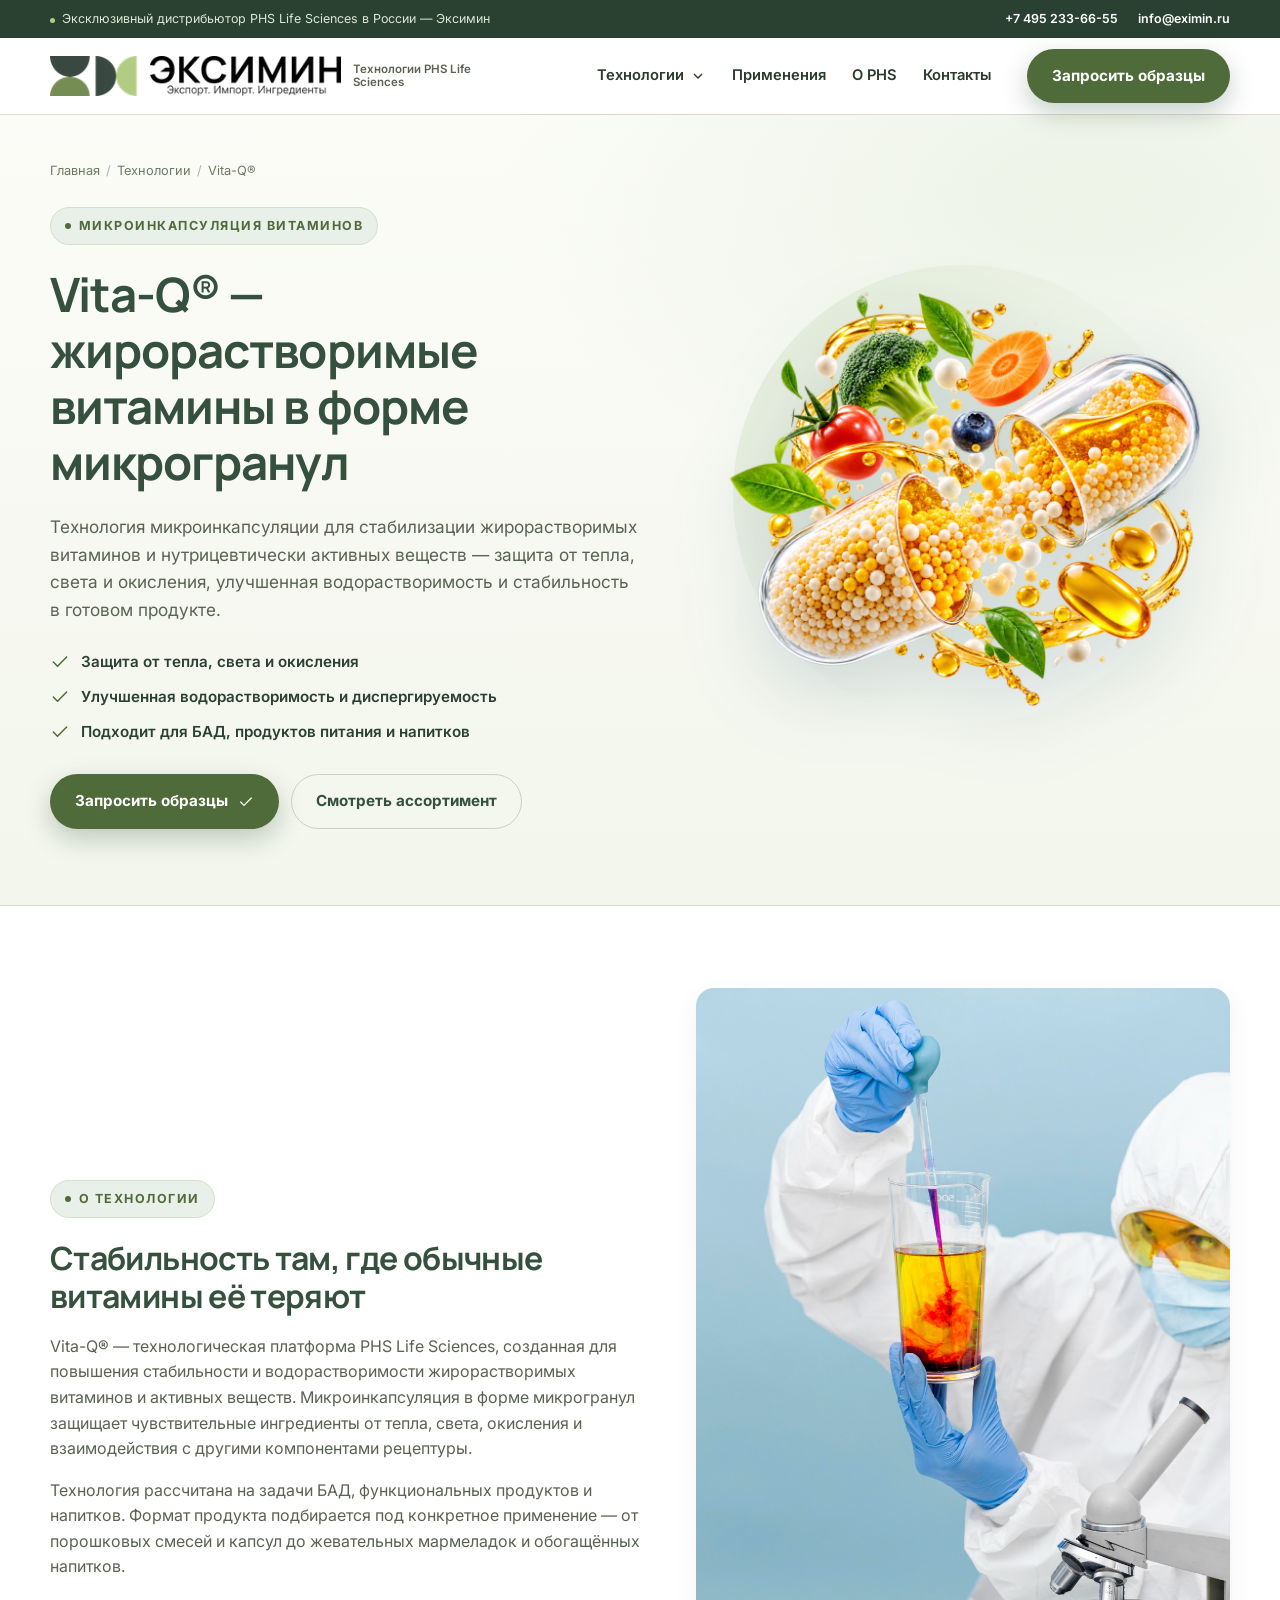
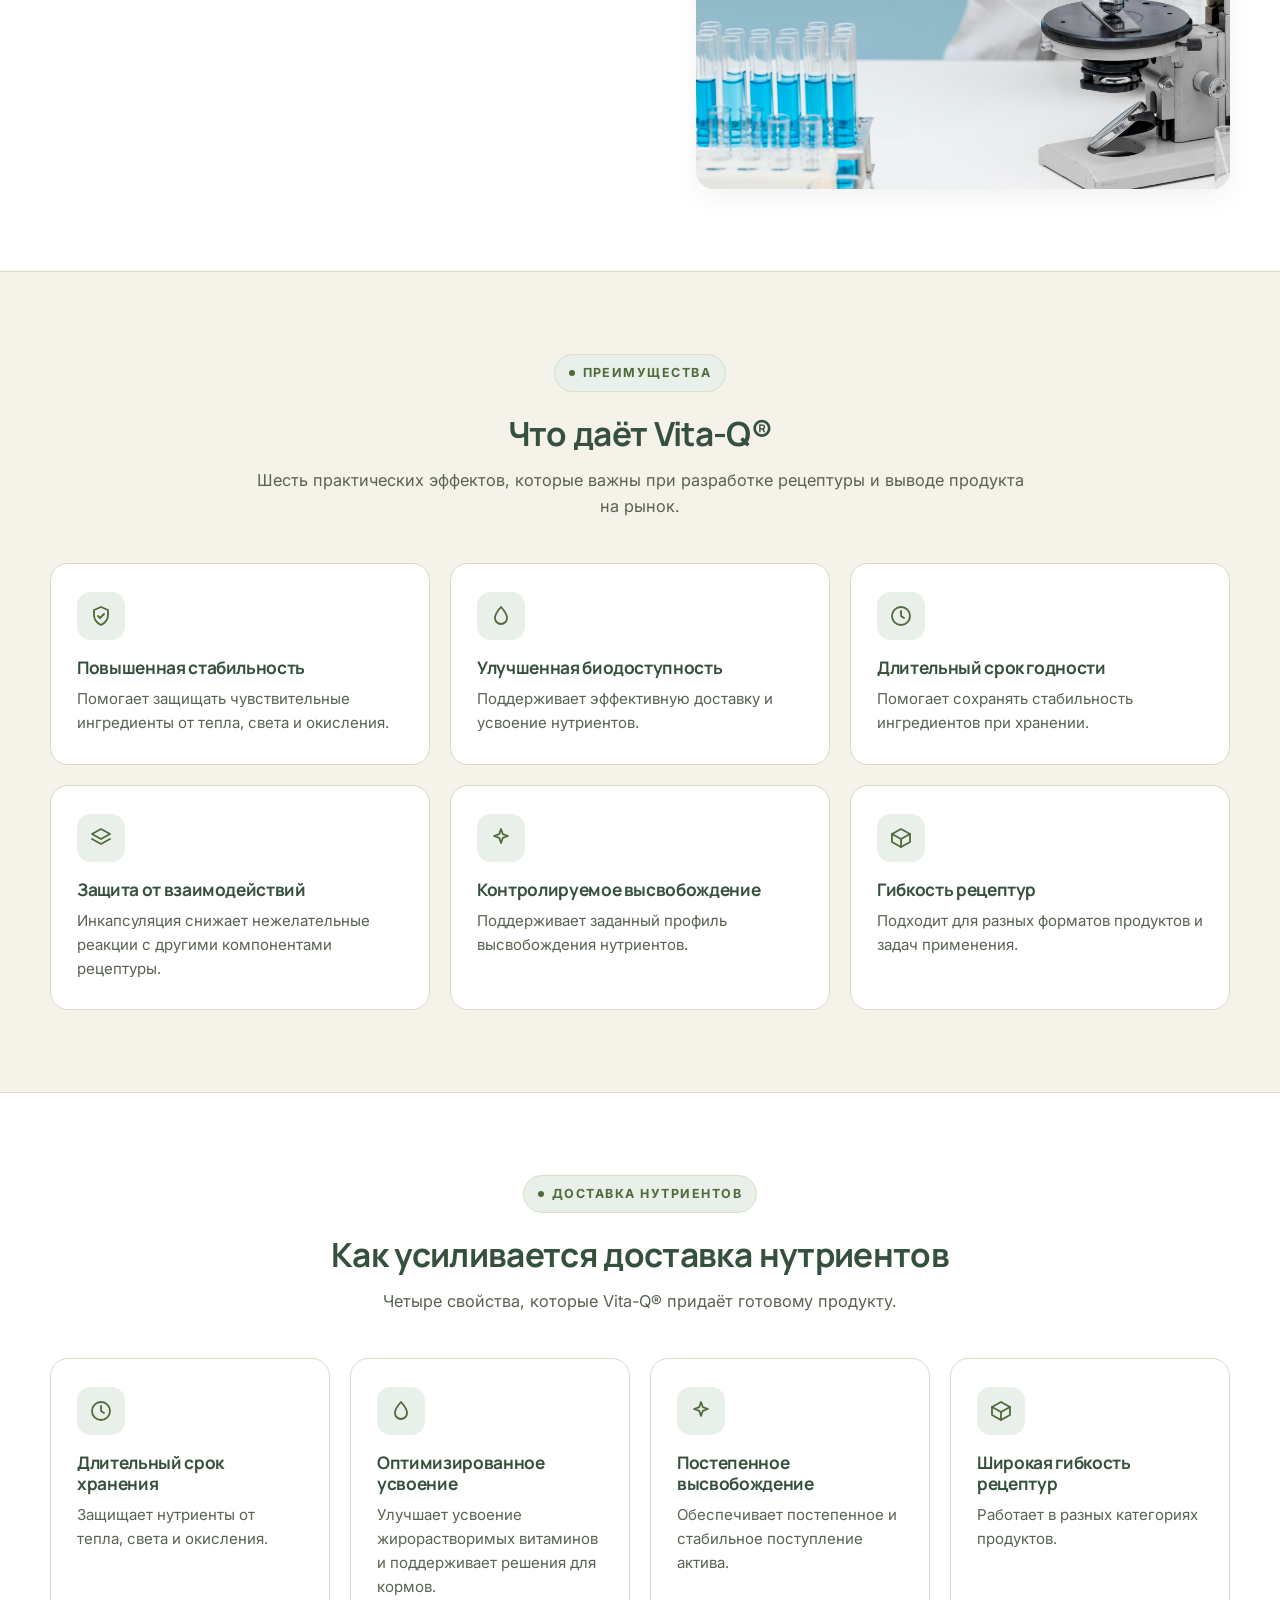
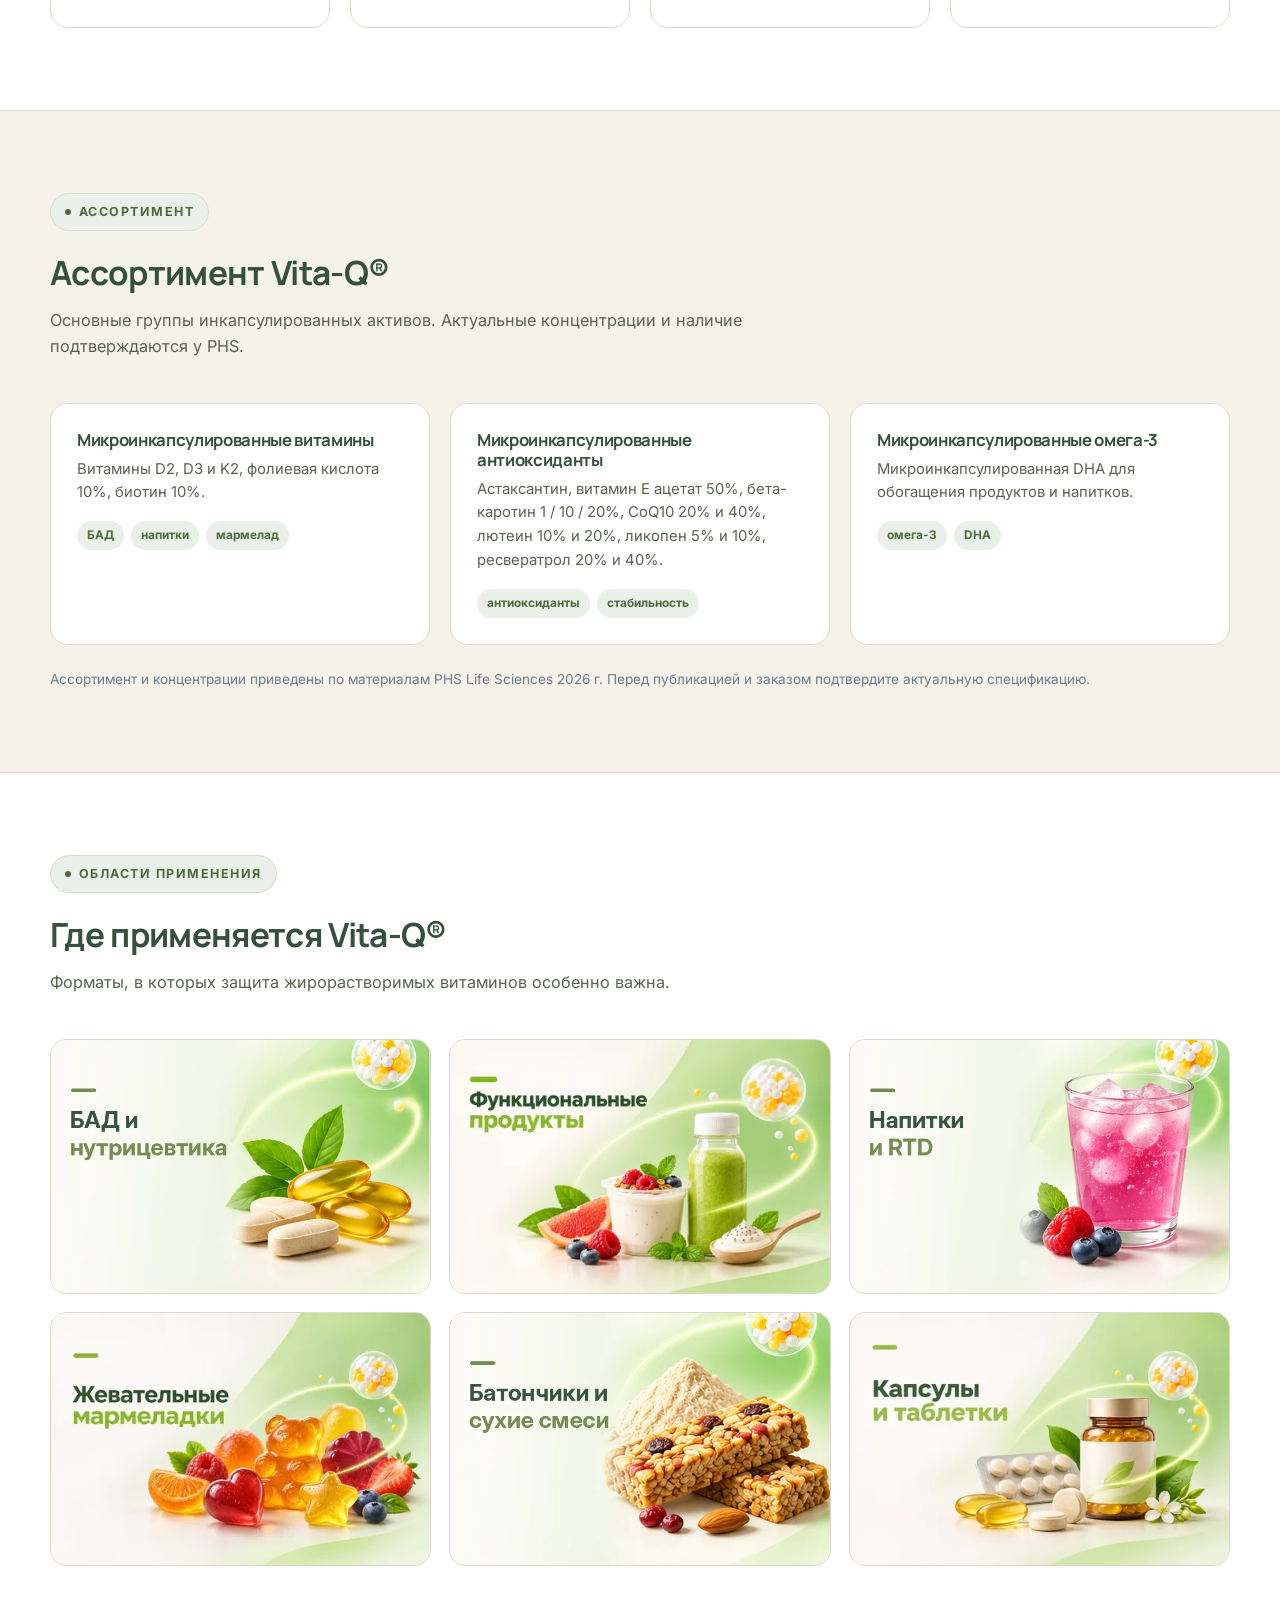
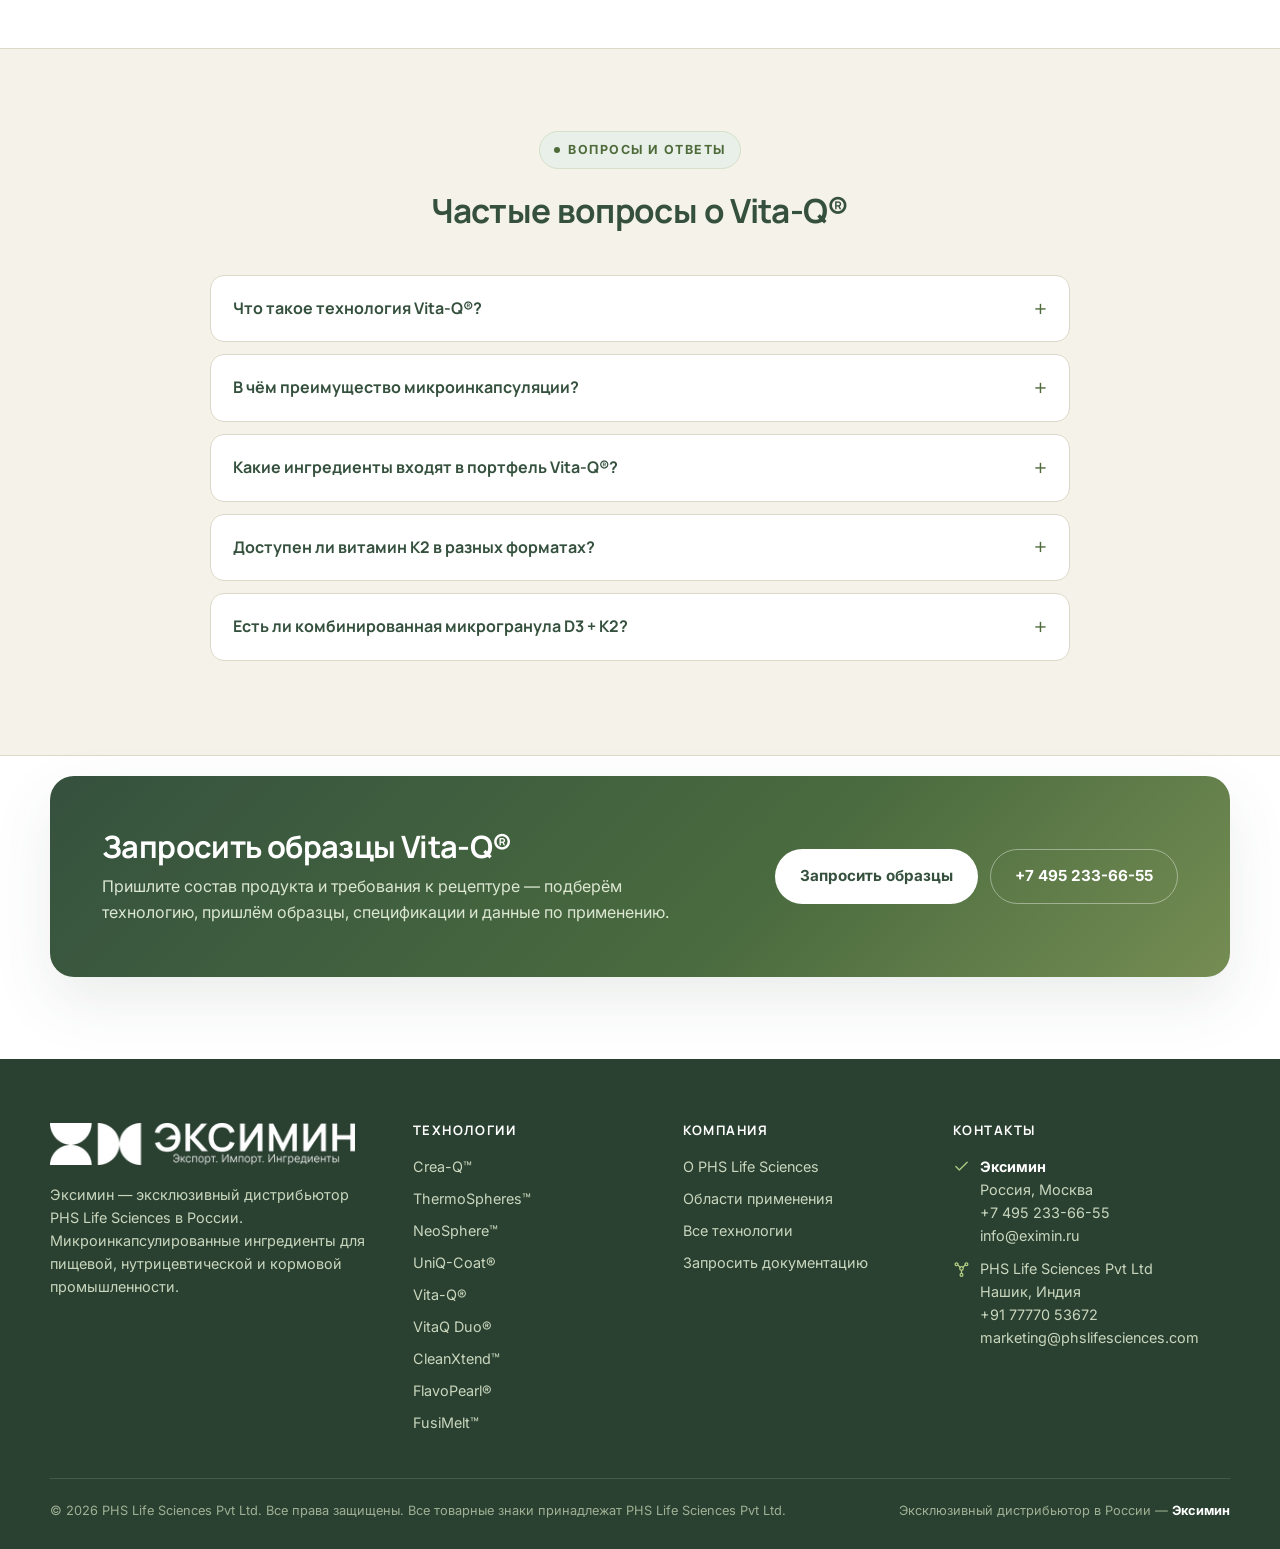
<file: vita-q.html>
<!DOCTYPE html>
<html lang="ru">
<head>
<meta charset="UTF-8">
<meta name="viewport" content="width=device-width, initial-scale=1.0">
<title>Vita-Q® — жирорастворимые витамины в микрогранулах</title>
<meta name="description" content="Vita-Q® — технология микроинкапсуляции жирорастворимых витаминов PHS Life Sciences: стабильность, биодоступность, срок годности. Образцы и спецификации — у Эксимин.">
<link rel="preconnect" href="https://fonts.googleapis.com">
<link rel="preconnect" href="https://fonts.gstatic.com" crossorigin>
<link href="https://fonts.googleapis.com/css2?family=Inter:wght@400;500;600;700&family=Manrope:wght@600;700;800&display=swap" rel="stylesheet">
<link rel="stylesheet" href="style.css">
</head>
<body>
<div class="topbar"><div class="container">
<div><span class="dot"></span>Эксклюзивный дистрибьютор PHS Life Sciences в России — Эксимин</div>
<div class="tb-right"><a href="tel:+74952336655">+7 495 233-66-55</a><a href="mailto:info@eximin.ru">info@eximin.ru</a></div>
</div></div>
<header class="site-header"><div class="container">
<a class="logo" href="index.html" aria-label="Эксимин — на главную"><img src="assets/img/eximin-logo.png" alt="Эксимин"><span class="logo-sub">Технологии PHS Life Sciences</span></a>
<nav class="main-nav" id="nav">
<div class="nav-drop"><span>Технологии <svg class="arrow" viewBox="0 0 24 24" fill="none" stroke="currentColor" stroke-width="2"><path d="M6 9l6 6 6-6"/></svg></span>
<div class="drop-panel"><a href="crea-q.html">Crea-Q™</a><a href="thermospheres.html">ThermoSpheres™</a><a href="neosphere.html">NeoSphere™</a><a href="uniq-coat.html">UniQ-Coat®</a><a href="vita-q.html" class="active">Vita-Q®</a><a href="vitaq-duo.html">VitaQ Duo®</a><a href="cleanxtend.html">CleanXtend™</a><a href="flavo-pearl.html">FlavoPearl®</a><a href="fusimelt.html">FusiMelt™</a></div></div>
<a href="index.html#applications">Применения</a>
<a href="index.html#about">О PHS</a>
<a href="#contact">Контакты</a>
</nav>
<a class="btn btn-primary header-cta" href="mailto:inquiry@eximin.ru?subject=%D0%9E%D0%B1%D1%80%D0%B0%D0%B7%D1%86%D1%8B%20Vita-Q%C2%AE&body=%D0%94%D0%BE%D0%B1%D1%80%D1%8B%D0%B9%20%D0%B4%D0%B5%D0%BD%D1%8C%21%0A%0A%D0%9D%D0%B0%D1%81%20%D0%B7%D0%B0%D0%B8%D0%BD%D1%82%D0%B5%D1%80%D0%B5%D1%81%D0%BE%D0%B2%D0%B0%D0%BB%D0%B8%20%D0%BE%D0%B1%D1%80%D0%B0%D0%B7%D1%86%D1%8B%20Vita-Q%C2%AE%2C%20%D0%B0%20%D0%B8%D0%BC%D0%B5%D0%BD%D0%BD%D0%BE%3A%0A-%20%D0%92%D0%B8%D1%82%D0%B0%D0%BC%D0%B8%D0%BD%D1%8B%20D2%2C%20D3%2C%20K2%0A-%20%D0%A4%D0%BE%D0%BB%D0%B8%D0%B5%D0%B2%D0%B0%D1%8F%20%D0%BA%D0%B8%D1%81%D0%BB%D0%BE%D1%82%D0%B0%2010%25%0A-%20%D0%91%D0%B8%D0%BE%D1%82%D0%B8%D0%BD%2010%25%0A-%20%D0%90%D1%81%D1%82%D0%B0%D0%BA%D1%81%D0%B0%D0%BD%D1%82%D0%B8%D0%BD%0A-%20%D0%92%D0%B8%D1%82%D0%B0%D0%BC%D0%B8%D0%BD%20E%20%D0%B0%D1%86%D0%B5%D1%82%D0%B0%D1%82%2050%25%0A-%20%D0%91%D0%B5%D1%82%D0%B0-%D0%BA%D0%B0%D1%80%D0%BE%D1%82%D0%B8%D0%BD%201%2F10%2F20%25%0A-%20CoQ10%2020%2F40%25%0A-%20%D0%9B%D1%8E%D1%82%D0%B5%D0%B8%D0%BD%2010%2F20%25%0A-%20%D0%9B%D0%B8%D0%BA%D0%BE%D0%BF%D0%B5%D0%BD%205%2F10%25%0A-%20%D0%A0%D0%B5%D1%81%D0%B2%D0%B5%D1%80%D0%B0%D1%82%D1%80%D0%BE%D0%BB%2020%2F40%25%0A-%20%D0%9C%D0%B8%D0%BA%D1%80%D0%BE%D0%B8%D0%BD%D0%BA%D0%B0%D0%BF%D1%81%D1%83%D0%BB%D0%B8%D1%80%D0%BE%D0%B2%D0%B0%D0%BD%D0%BD%D0%B0%D1%8F%20DHA%0A%0A%D0%9F%D1%80%D0%BE%D1%81%D0%B8%D0%BC%20%D0%B2%D0%B0%D1%81%20%D0%BF%D1%80%D0%B8%D1%81%D0%BB%D0%B0%D1%82%D1%8C%20%D0%B8%D1%85%20%D0%BF%D0%BE%20%D0%B0%D0%B4%D1%80%D0%B5%D1%81%D1%83%3A%0A%D0%90%D0%B4%D1%80%D0%B5%D1%81%3A%20%0A%D0%9D%D0%B0%20%D0%B8%D0%BC%D1%8F%3A%20%0A%D0%9A%D0%BE%D0%BD%D1%82%D0%B0%D0%BA%D1%82%D0%BD%D1%8B%D0%B9%20%D1%82%D0%B5%D0%BB%D0%B5%D1%84%D0%BE%D0%BD%3A%20%0A%0A%D0%A1%20%D1%83%D0%B2%D0%B0%D0%B6%D0%B5%D0%BD%D0%B8%D0%B5%D0%BC%2C%0A">Запросить образцы</a>
<button class="burger" aria-label="Меню" onclick="document.getElementById('nav').classList.toggle('open')"><span></span><span></span><span></span></button>
</div></header>
<section class="hero"><div class="container">
<div>
<div class="crumbs"><a href="index.html">Главная</a><span>/</span><a href="index.html#technologies">Технологии</a><span>/</span>Vita-Q®</div>
<div class="eyebrow">Микроинкапсуляция витаминов</div>
<h1>Vita-Q® — жирорастворимые витамины в форме микрогранул</h1>
<p class="lead">Технология микроинкапсуляции для стабилизации жирорастворимых витаминов и нутрицевтически активных веществ — защита от тепла, света и окисления, улучшенная водорастворимость и стабильность в готовом продукте.</p>
<ul class="hero-points"><li><svg class="" viewBox="0 0 24 24" fill="none" stroke="currentColor" stroke-width="1.8" stroke-linecap="round" stroke-linejoin="round" aria-hidden="true"><path d="M20 6L9 17l-5-5"/></svg><span>Защита от тепла, света и окисления</span></li><li><svg class="" viewBox="0 0 24 24" fill="none" stroke="currentColor" stroke-width="1.8" stroke-linecap="round" stroke-linejoin="round" aria-hidden="true"><path d="M20 6L9 17l-5-5"/></svg><span>Улучшенная водорастворимость и диспергируемость</span></li><li><svg class="" viewBox="0 0 24 24" fill="none" stroke="currentColor" stroke-width="1.8" stroke-linecap="round" stroke-linejoin="round" aria-hidden="true"><path d="M20 6L9 17l-5-5"/></svg><span>Подходит для БАД, продуктов питания и напитков</span></li></ul>
<div class="hero-actions"><a class="btn btn-primary" href="mailto:inquiry@eximin.ru?subject=%D0%9E%D0%B1%D1%80%D0%B0%D0%B7%D1%86%D1%8B%20Vita-Q%C2%AE&body=%D0%94%D0%BE%D0%B1%D1%80%D1%8B%D0%B9%20%D0%B4%D0%B5%D0%BD%D1%8C%21%0A%0A%D0%9D%D0%B0%D1%81%20%D0%B7%D0%B0%D0%B8%D0%BD%D1%82%D0%B5%D1%80%D0%B5%D1%81%D0%BE%D0%B2%D0%B0%D0%BB%D0%B8%20%D0%BE%D0%B1%D1%80%D0%B0%D0%B7%D1%86%D1%8B%20Vita-Q%C2%AE%2C%20%D0%B0%20%D0%B8%D0%BC%D0%B5%D0%BD%D0%BD%D0%BE%3A%0A-%20%D0%92%D0%B8%D1%82%D0%B0%D0%BC%D0%B8%D0%BD%D1%8B%20D2%2C%20D3%2C%20K2%0A-%20%D0%A4%D0%BE%D0%BB%D0%B8%D0%B5%D0%B2%D0%B0%D1%8F%20%D0%BA%D0%B8%D1%81%D0%BB%D0%BE%D1%82%D0%B0%2010%25%0A-%20%D0%91%D0%B8%D0%BE%D1%82%D0%B8%D0%BD%2010%25%0A-%20%D0%90%D1%81%D1%82%D0%B0%D0%BA%D1%81%D0%B0%D0%BD%D1%82%D0%B8%D0%BD%0A-%20%D0%92%D0%B8%D1%82%D0%B0%D0%BC%D0%B8%D0%BD%20E%20%D0%B0%D1%86%D0%B5%D1%82%D0%B0%D1%82%2050%25%0A-%20%D0%91%D0%B5%D1%82%D0%B0-%D0%BA%D0%B0%D1%80%D0%BE%D1%82%D0%B8%D0%BD%201%2F10%2F20%25%0A-%20CoQ10%2020%2F40%25%0A-%20%D0%9B%D1%8E%D1%82%D0%B5%D0%B8%D0%BD%2010%2F20%25%0A-%20%D0%9B%D0%B8%D0%BA%D0%BE%D0%BF%D0%B5%D0%BD%205%2F10%25%0A-%20%D0%A0%D0%B5%D1%81%D0%B2%D0%B5%D1%80%D0%B0%D1%82%D1%80%D0%BE%D0%BB%2020%2F40%25%0A-%20%D0%9C%D0%B8%D0%BA%D1%80%D0%BE%D0%B8%D0%BD%D0%BA%D0%B0%D0%BF%D1%81%D1%83%D0%BB%D0%B8%D1%80%D0%BE%D0%B2%D0%B0%D0%BD%D0%BD%D0%B0%D1%8F%20DHA%0A%0A%D0%9F%D1%80%D0%BE%D1%81%D0%B8%D0%BC%20%D0%B2%D0%B0%D1%81%20%D0%BF%D1%80%D0%B8%D1%81%D0%BB%D0%B0%D1%82%D1%8C%20%D0%B8%D1%85%20%D0%BF%D0%BE%20%D0%B0%D0%B4%D1%80%D0%B5%D1%81%D1%83%3A%0A%D0%90%D0%B4%D1%80%D0%B5%D1%81%3A%20%0A%D0%9D%D0%B0%20%D0%B8%D0%BC%D1%8F%3A%20%0A%D0%9A%D0%BE%D0%BD%D1%82%D0%B0%D0%BA%D1%82%D0%BD%D1%8B%D0%B9%20%D1%82%D0%B5%D0%BB%D0%B5%D1%84%D0%BE%D0%BD%3A%20%0A%0A%D0%A1%20%D1%83%D0%B2%D0%B0%D0%B6%D0%B5%D0%BD%D0%B8%D0%B5%D0%BC%2C%0A">Запросить образцы <svg class="arrow" viewBox="0 0 24 24" fill="none" stroke="currentColor" stroke-width="1.8" stroke-linecap="round" stroke-linejoin="round" aria-hidden="true"><path d="M20 6L9 17l-5-5"/></svg></a><a class="btn btn-outline" href="#portfolio">Смотреть ассортимент</a></div>
</div>
<div class="hero-media "><img src="assets/img-text/vita-q-hero.png" alt="Vita-Q — микрогранулы жирорастворимых витаминов"></div>
</div></section>
<section class="section"><div class="container"><div class="split"><div><div class="eyebrow">О технологии</div><h2>Стабильность там, где обычные витамины её теряют</h2><p>Vita-Q® — технологическая платформа PHS Life Sciences, созданная для повышения стабильности и водорастворимости жирорастворимых витаминов и активных веществ. Микроинкапсуляция в форме микрогранул защищает чувствительные ингредиенты от тепла, света, окисления и взаимодействия с другими компонентами рецептуры.</p><p>Технология рассчитана на задачи БАД, функциональных продуктов и напитков. Формат продукта подбирается под конкретное применение — от порошковых смесей и капсул до жевательных мармеладок и обогащённых напитков.</p></div><div class="figure"><img src="assets/img-text/encapsulation.jpg" alt="Микроинкапсуляция ингредиентов"></div></div></div></section>
<section class="section soft"><div class="container">
<div class="section-head center"><div class="eyebrow">Преимущества</div><h2>Что даёт Vita-Q®</h2><p>Шесть практических эффектов, которые важны при разработке рецептуры и выводе продукта на рынок.</p></div>
<div class="grid grid-3"><div class="card"><div class="ico"><svg class="" viewBox="0 0 24 24" fill="none" stroke="currentColor" stroke-width="1.8" stroke-linecap="round" stroke-linejoin="round" aria-hidden="true"><path d="M12 3l7 3v5c0 4.5-3 8-7 10-4-2-7-5.5-7-10V6l7-3z"/><path d="M9 12l2 2 4-4"/></svg></div><h3>Повышенная стабильность</h3><p>Помогает защищать чувствительные ингредиенты от тепла, света и окисления.</p></div><div class="card"><div class="ico"><svg class="" viewBox="0 0 24 24" fill="none" stroke="currentColor" stroke-width="1.8" stroke-linecap="round" stroke-linejoin="round" aria-hidden="true"><path d="M12 3s6 6.5 6 11a6 6 0 0 1-12 0c0-4.5 6-11 6-11z"/></svg></div><h3>Улучшенная биодоступность</h3><p>Поддерживает эффективную доставку и усвоение нутриентов.</p></div><div class="card"><div class="ico"><svg class="" viewBox="0 0 24 24" fill="none" stroke="currentColor" stroke-width="1.8" stroke-linecap="round" stroke-linejoin="round" aria-hidden="true"><circle cx="12" cy="12" r="9"/><path d="M12 7v5l3 2"/></svg></div><h3>Длительный срок годности</h3><p>Помогает сохранять стабильность ингредиентов при хранении.</p></div><div class="card"><div class="ico"><svg class="" viewBox="0 0 24 24" fill="none" stroke="currentColor" stroke-width="1.8" stroke-linecap="round" stroke-linejoin="round" aria-hidden="true"><path d="M12 3l9 5-9 5-9-5 9-5z"/><path d="M3 13l9 5 9-5"/></svg></div><h3>Защита от взаимодействий</h3><p>Инкапсуляция снижает нежелательные реакции с другими компонентами рецептуры.</p></div><div class="card"><div class="ico"><svg class="" viewBox="0 0 24 24" fill="none" stroke="currentColor" stroke-width="1.8" stroke-linecap="round" stroke-linejoin="round" aria-hidden="true"><path d="M12 3l1.8 5.2L19 10l-5.2 1.8L12 17l-1.8-5.2L5 10l5.2-1.8L12 3z"/></svg></div><h3>Контролируемое высвобождение</h3><p>Поддерживает заданный профиль высвобождения нутриентов.</p></div><div class="card"><div class="ico"><svg class="" viewBox="0 0 24 24" fill="none" stroke="currentColor" stroke-width="1.8" stroke-linecap="round" stroke-linejoin="round" aria-hidden="true"><path d="M21 8l-9-5-9 5v8l9 5 9-5V8z"/><path d="M3 8l9 5 9-5M12 13v8"/></svg></div><h3>Гибкость рецептур</h3><p>Подходит для разных форматов продуктов и задач применения.</p></div></div>
</div></section>
<section class="section "><div class="container">
<div class="section-head center"><div class="eyebrow">Доставка нутриентов</div><h2>Как усиливается доставка нутриентов</h2><p>Четыре свойства, которые Vita-Q® придаёт готовому продукту.</p></div>
<div class="grid grid-4"><div class="card"><div class="ico"><svg class="" viewBox="0 0 24 24" fill="none" stroke="currentColor" stroke-width="1.8" stroke-linecap="round" stroke-linejoin="round" aria-hidden="true"><circle cx="12" cy="12" r="9"/><path d="M12 7v5l3 2"/></svg></div><h3>Длительный срок хранения</h3><p>Защищает нутриенты от тепла, света и окисления.</p></div><div class="card"><div class="ico"><svg class="" viewBox="0 0 24 24" fill="none" stroke="currentColor" stroke-width="1.8" stroke-linecap="round" stroke-linejoin="round" aria-hidden="true"><path d="M12 3s6 6.5 6 11a6 6 0 0 1-12 0c0-4.5 6-11 6-11z"/></svg></div><h3>Оптимизированное усвоение</h3><p>Улучшает усвоение жирорастворимых витаминов и поддерживает решения для кормов.</p></div><div class="card"><div class="ico"><svg class="" viewBox="0 0 24 24" fill="none" stroke="currentColor" stroke-width="1.8" stroke-linecap="round" stroke-linejoin="round" aria-hidden="true"><path d="M12 3l1.8 5.2L19 10l-5.2 1.8L12 17l-1.8-5.2L5 10l5.2-1.8L12 3z"/></svg></div><h3>Постепенное высвобождение</h3><p>Обеспечивает постепенное и стабильное поступление актива.</p></div><div class="card"><div class="ico"><svg class="" viewBox="0 0 24 24" fill="none" stroke="currentColor" stroke-width="1.8" stroke-linecap="round" stroke-linejoin="round" aria-hidden="true"><path d="M21 8l-9-5-9 5v8l9 5 9-5V8z"/><path d="M3 8l9 5 9-5M12 13v8"/></svg></div><h3>Широкая гибкость рецептур</h3><p>Работает в разных категориях продуктов.</p></div></div></div></section>
<section class="section soft" id="portfolio"><div class="container">
<div class="section-head"><div class="eyebrow">Ассортимент</div><h2>Ассортимент Vita-Q®</h2><p>Основные группы инкапсулированных активов. Актуальные концентрации и наличие подтверждаются у PHS.</p></div>
<div class="grid grid-3"><div class="pf-card"><h3>Микроинкапсулированные витамины</h3><p>Витамины D2, D3 и K2, фолиевая кислота 10%, биотин 10%.</p><div class="tags"><span class="tag">БАД</span><span class="tag">напитки</span><span class="tag">мармелад</span></div></div><div class="pf-card"><h3>Микроинкапсулированные антиоксиданты</h3><p>Астаксантин, витамин E ацетат 50%, бета-каротин 1 / 10 / 20%, CoQ10 20% и 40%, лютеин 10% и 20%, ликопен 5% и 10%, ресвератрол 20% и 40%.</p><div class="tags"><span class="tag">антиоксиданты</span><span class="tag">стабильность</span></div></div><div class="pf-card"><h3>Микроинкапсулированные омега-3</h3><p>Микроинкапсулированная DHA для обогащения продуктов и напитков.</p><div class="tags"><span class="tag">омега-3</span><span class="tag">DHA</span></div></div></div>
<p style="margin-top:24px;font-size:.85rem;color:#6b7c90">Ассортимент и концентрации приведены по материалам PHS Life Sciences 2026 г. Перед публикацией и заказом подтвердите актуальную спецификацию.</p>
</div></section>
<section class="section"><div class="container">
<div class="section-head"><div class="eyebrow">Области применения</div><h2>Где применяется Vita-Q®</h2><p>Форматы, в которых защита жирорастворимых витаминов особенно важна.</p></div>
<div class="app-grid"><div class="app-card"><img src="assets/img/phs_application_supplements_720w.webp" alt="БАД и витаминные комплексы" loading="lazy" decoding="async" width="720" height="480"><h3 class="sr-only">БАД и витаминные комплексы</h3></div><div class="app-card"><img src="assets/img/phs_application_functional_products_2_720w.webp" srcset="assets/img/phs_application_functional_products_2_480w.webp 480w, assets/img/phs_application_functional_products_2_720w.webp 720w" sizes="(max-width:640px) 100vw, (max-width:980px) 50vw, 33vw" alt="Функциональные продукты" loading="lazy" decoding="async" width="720" height="480"><h3 class="sr-only">Функциональные продукты</h3></div><div class="app-card"><img src="assets/img/phs_application_beverages_720w.webp" alt="Обогащённые напитки" loading="lazy" decoding="async" width="720" height="480"><h3 class="sr-only">Обогащённые напитки</h3></div><div class="app-card"><img src="assets/img/phs_application_gummies_720w.webp" srcset="assets/img/phs_application_gummies_480w.webp 480w, assets/img/phs_application_gummies_720w.webp 720w" sizes="(max-width:640px) 100vw, (max-width:980px) 50vw, 33vw" alt="Жевательные мармеладки" loading="lazy" decoding="async" width="720" height="480"><h3 class="sr-only">Жевательные мармеладки</h3></div><div class="app-card"><img src="assets/img/phs_application_bars_powders_720w.webp" alt="Батончики и сухие смеси" loading="lazy" decoding="async" width="720" height="480"><h3 class="sr-only">Батончики и сухие смеси</h3></div><div class="app-card"><img src="assets/img/phs_application_capsules_tablets_720w.webp" srcset="assets/img/phs_application_capsules_tablets_480w.webp 480w, assets/img/phs_application_capsules_tablets_720w.webp 720w" sizes="(max-width:640px) 100vw, (max-width:980px) 50vw, 33vw" alt="Капсулы и таблетки" loading="lazy" decoding="async" width="720" height="480"><h3 class="sr-only">Капсулы и таблетки</h3></div></div></div></section>
<section class="section soft"><div class="container">
<div class="section-head center"><div class="eyebrow">Вопросы и ответы</div><h2>Частые вопросы о Vita-Q®</h2></div>
<div class="faq"><details><summary>Что такое технология Vita-Q®?</summary><p>Vita-Q® — технологическая платформа PHS Life Sciences для стабилизации и повышения водорастворимости жирорастворимых витаминов и нутрицевтически активных веществ.</p></details><details><summary>В чём преимущество микроинкапсуляции?</summary><p>Микроинкапсуляция помогает защищать чувствительные ингредиенты, снижать нежелательные взаимодействия с другими компонентами рецептуры и поддерживать стабильность и срок годности продукта.</p></details><details><summary>Какие ингредиенты входят в портфель Vita-Q®?</summary><p>В портфель входят витамины D2, D3 и K2, отдельные витаминные микрогранулы, каротиноиды, CoQ10, лютеин, ликопен, ресвератрол и микроинкапсулированная DHA. Наличие и концентрации подтверждаются у PHS.</p></details><details><summary>Доступен ли витамин K2 в разных форматах?</summary><p>В брошюре 2026 года указаны натуральные и синтетические микрогранулы MK-7 0,1% и 0,2%, а также натуральное и синтетическое масло витамина K2 с настраиваемой концентрацией. Актуальное наличие необходимо подтвердить.</p></details><details><summary>Есть ли комбинированная микрогранула D3 + K2?</summary><p>Да, в брошюре 2026 года представлена микрогранула с витамином D3 (600 МЕ) и витамином K2 (55 мкг) в форматах 10 мг и 20 мг. Информацию о наличии и спецификации необходимо подтвердить у PHS перед публикацией.</p></details></div></div></section>
<div class="cta-wrap"><div class="container"><div class="cta">
<div><h2>Запросить образцы Vita-Q®</h2><p>Пришлите состав продукта и требования к рецептуре — подберём технологию, пришлём образцы, спецификации и данные по применению.</p></div>
<div class="cta-actions"><a class="btn btn-light" href="mailto:inquiry@eximin.ru?subject=%D0%9E%D0%B1%D1%80%D0%B0%D0%B7%D1%86%D1%8B%20Vita-Q%C2%AE&body=%D0%94%D0%BE%D0%B1%D1%80%D1%8B%D0%B9%20%D0%B4%D0%B5%D0%BD%D1%8C%21%0A%0A%D0%9D%D0%B0%D1%81%20%D0%B7%D0%B0%D0%B8%D0%BD%D1%82%D0%B5%D1%80%D0%B5%D1%81%D0%BE%D0%B2%D0%B0%D0%BB%D0%B8%20%D0%BE%D0%B1%D1%80%D0%B0%D0%B7%D1%86%D1%8B%20Vita-Q%C2%AE%2C%20%D0%B0%20%D0%B8%D0%BC%D0%B5%D0%BD%D0%BD%D0%BE%3A%0A-%20%D0%92%D0%B8%D1%82%D0%B0%D0%BC%D0%B8%D0%BD%D1%8B%20D2%2C%20D3%2C%20K2%0A-%20%D0%A4%D0%BE%D0%BB%D0%B8%D0%B5%D0%B2%D0%B0%D1%8F%20%D0%BA%D0%B8%D1%81%D0%BB%D0%BE%D1%82%D0%B0%2010%25%0A-%20%D0%91%D0%B8%D0%BE%D1%82%D0%B8%D0%BD%2010%25%0A-%20%D0%90%D1%81%D1%82%D0%B0%D0%BA%D1%81%D0%B0%D0%BD%D1%82%D0%B8%D0%BD%0A-%20%D0%92%D0%B8%D1%82%D0%B0%D0%BC%D0%B8%D0%BD%20E%20%D0%B0%D1%86%D0%B5%D1%82%D0%B0%D1%82%2050%25%0A-%20%D0%91%D0%B5%D1%82%D0%B0-%D0%BA%D0%B0%D1%80%D0%BE%D1%82%D0%B8%D0%BD%201%2F10%2F20%25%0A-%20CoQ10%2020%2F40%25%0A-%20%D0%9B%D1%8E%D1%82%D0%B5%D0%B8%D0%BD%2010%2F20%25%0A-%20%D0%9B%D0%B8%D0%BA%D0%BE%D0%BF%D0%B5%D0%BD%205%2F10%25%0A-%20%D0%A0%D0%B5%D1%81%D0%B2%D0%B5%D1%80%D0%B0%D1%82%D1%80%D0%BE%D0%BB%2020%2F40%25%0A-%20%D0%9C%D0%B8%D0%BA%D1%80%D0%BE%D0%B8%D0%BD%D0%BA%D0%B0%D0%BF%D1%81%D1%83%D0%BB%D0%B8%D1%80%D0%BE%D0%B2%D0%B0%D0%BD%D0%BD%D0%B0%D1%8F%20DHA%0A%0A%D0%9F%D1%80%D0%BE%D1%81%D0%B8%D0%BC%20%D0%B2%D0%B0%D1%81%20%D0%BF%D1%80%D0%B8%D1%81%D0%BB%D0%B0%D1%82%D1%8C%20%D0%B8%D1%85%20%D0%BF%D0%BE%20%D0%B0%D0%B4%D1%80%D0%B5%D1%81%D1%83%3A%0A%D0%90%D0%B4%D1%80%D0%B5%D1%81%3A%20%0A%D0%9D%D0%B0%20%D0%B8%D0%BC%D1%8F%3A%20%0A%D0%9A%D0%BE%D0%BD%D1%82%D0%B0%D0%BA%D1%82%D0%BD%D1%8B%D0%B9%20%D1%82%D0%B5%D0%BB%D0%B5%D1%84%D0%BE%D0%BD%3A%20%0A%0A%D0%A1%20%D1%83%D0%B2%D0%B0%D0%B6%D0%B5%D0%BD%D0%B8%D0%B5%D0%BC%2C%0A">Запросить образцы</a><a class="btn btn-ghost-light" href="tel:+74952336655">+7 495 233-66-55</a></div>
</div></div></div>
<footer class="footer" id="contact"><div class="container">
<div class="footer-grid">
<div>
<a class="logo" href="index.html"><img src="assets/img/eximin-logo-white.png" alt="Эксимин"></a>
<p>Эксимин — эксклюзивный дистрибьютор PHS Life Sciences в России. Микроинкапсулированные ингредиенты для пищевой, нутрицевтической и кормовой промышленности.</p>
</div>
<div><h4>Технологии</h4><ul><li><a href="crea-q.html">Crea-Q™</a></li><li><a href="thermospheres.html">ThermoSpheres™</a></li><li><a href="neosphere.html">NeoSphere™</a></li><li><a href="uniq-coat.html">UniQ-Coat®</a></li><li><a href="vita-q.html">Vita-Q®</a></li><li><a href="vitaq-duo.html">VitaQ Duo®</a></li><li><a href="cleanxtend.html">CleanXtend™</a></li><li><a href="flavo-pearl.html">FlavoPearl®</a></li><li><a href="fusimelt.html">FusiMelt™</a></li></ul></div>
<div><h4>Компания</h4><ul>
<li><a href="index.html#about">О PHS Life Sciences</a></li>
<li><a href="index.html#applications">Области применения</a></li>
<li><a href="index.html#technologies">Все технологии</a></li>
<li><a href="mailto:info@eximin.ru">Запросить документацию</a></li>
</ul></div>
<div><h4>Контакты</h4>
<div class="contact-line"><svg class="" viewBox="0 0 24 24" fill="none" stroke="currentColor" stroke-width="1.8" stroke-linecap="round" stroke-linejoin="round" aria-hidden="true"><path d="M20 6L9 17l-5-5"/></svg><div><strong style="color:#fff">Эксимин</strong><br>Россия, Москва<br><a href="tel:+74952336655">+7 495 233-66-55</a><br><a href="mailto:info@eximin.ru">info@eximin.ru</a></div></div>
<div class="contact-line"><svg class="" viewBox="0 0 24 24" fill="none" stroke="currentColor" stroke-width="1.8" stroke-linecap="round" stroke-linejoin="round" aria-hidden="true"><circle cx="12" cy="12" r="2.5"/><circle cx="5" cy="6" r="2"/><circle cx="19" cy="6" r="2"/><circle cx="12" cy="21" r="2"/><path d="M7 7.2l3 3M17 7.2l-3 3M12 14.5V19"/></svg><div>PHS Life Sciences Pvt Ltd<br>Нашик, Индия<br>+91 77770 53672<br>marketing@phslifesciences.com</div></div>
</div>
</div>
<div class="footer-bottom"><div>© 2026 PHS Life Sciences Pvt Ltd. Все права защищены. Все товарные знаки принадлежат PHS Life Sciences Pvt Ltd.</div><div>Эксклюзивный дистрибьютор в России — <span class="accent">Эксимин</span></div></div>
</div></footer>
<script>
document.querySelectorAll('.main-nav a').forEach(a=>a.addEventListener('click',()=>document.getElementById('nav').classList.remove('open')));
</script>
</body></html>
</file>
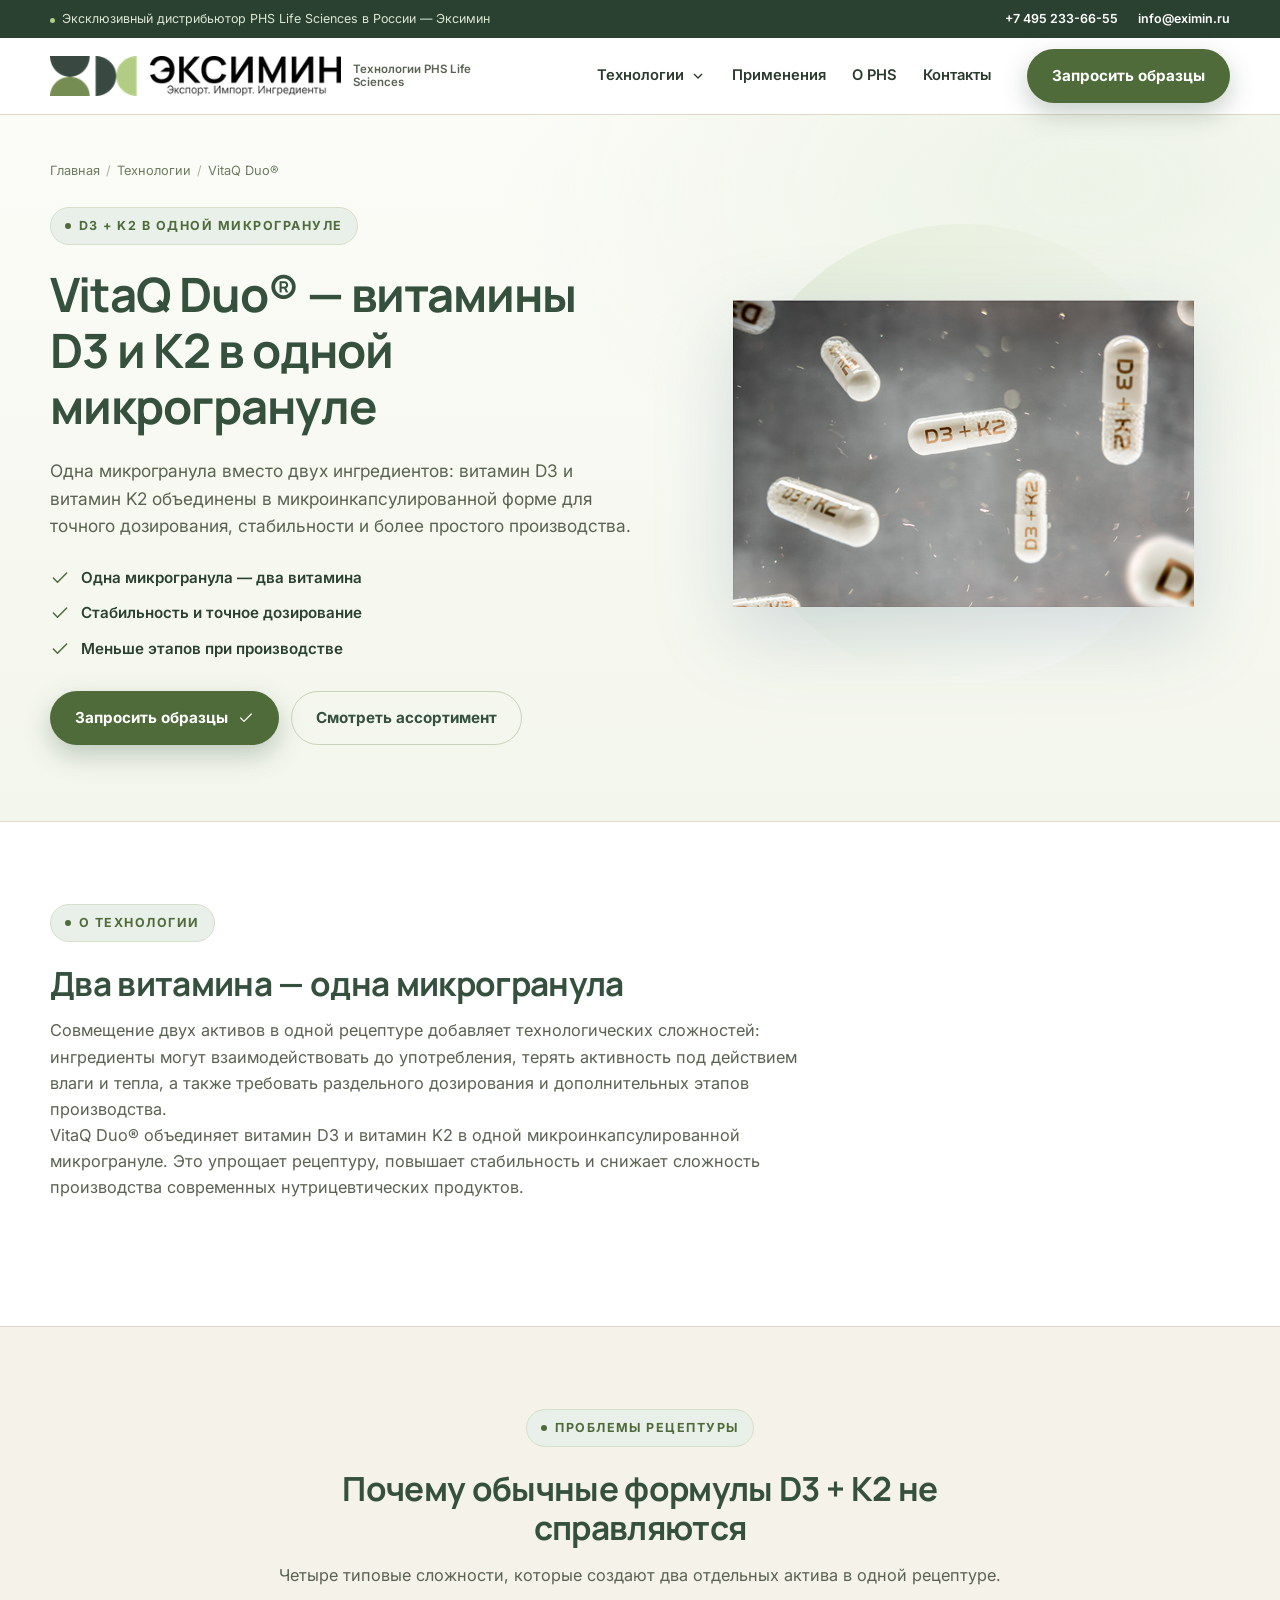
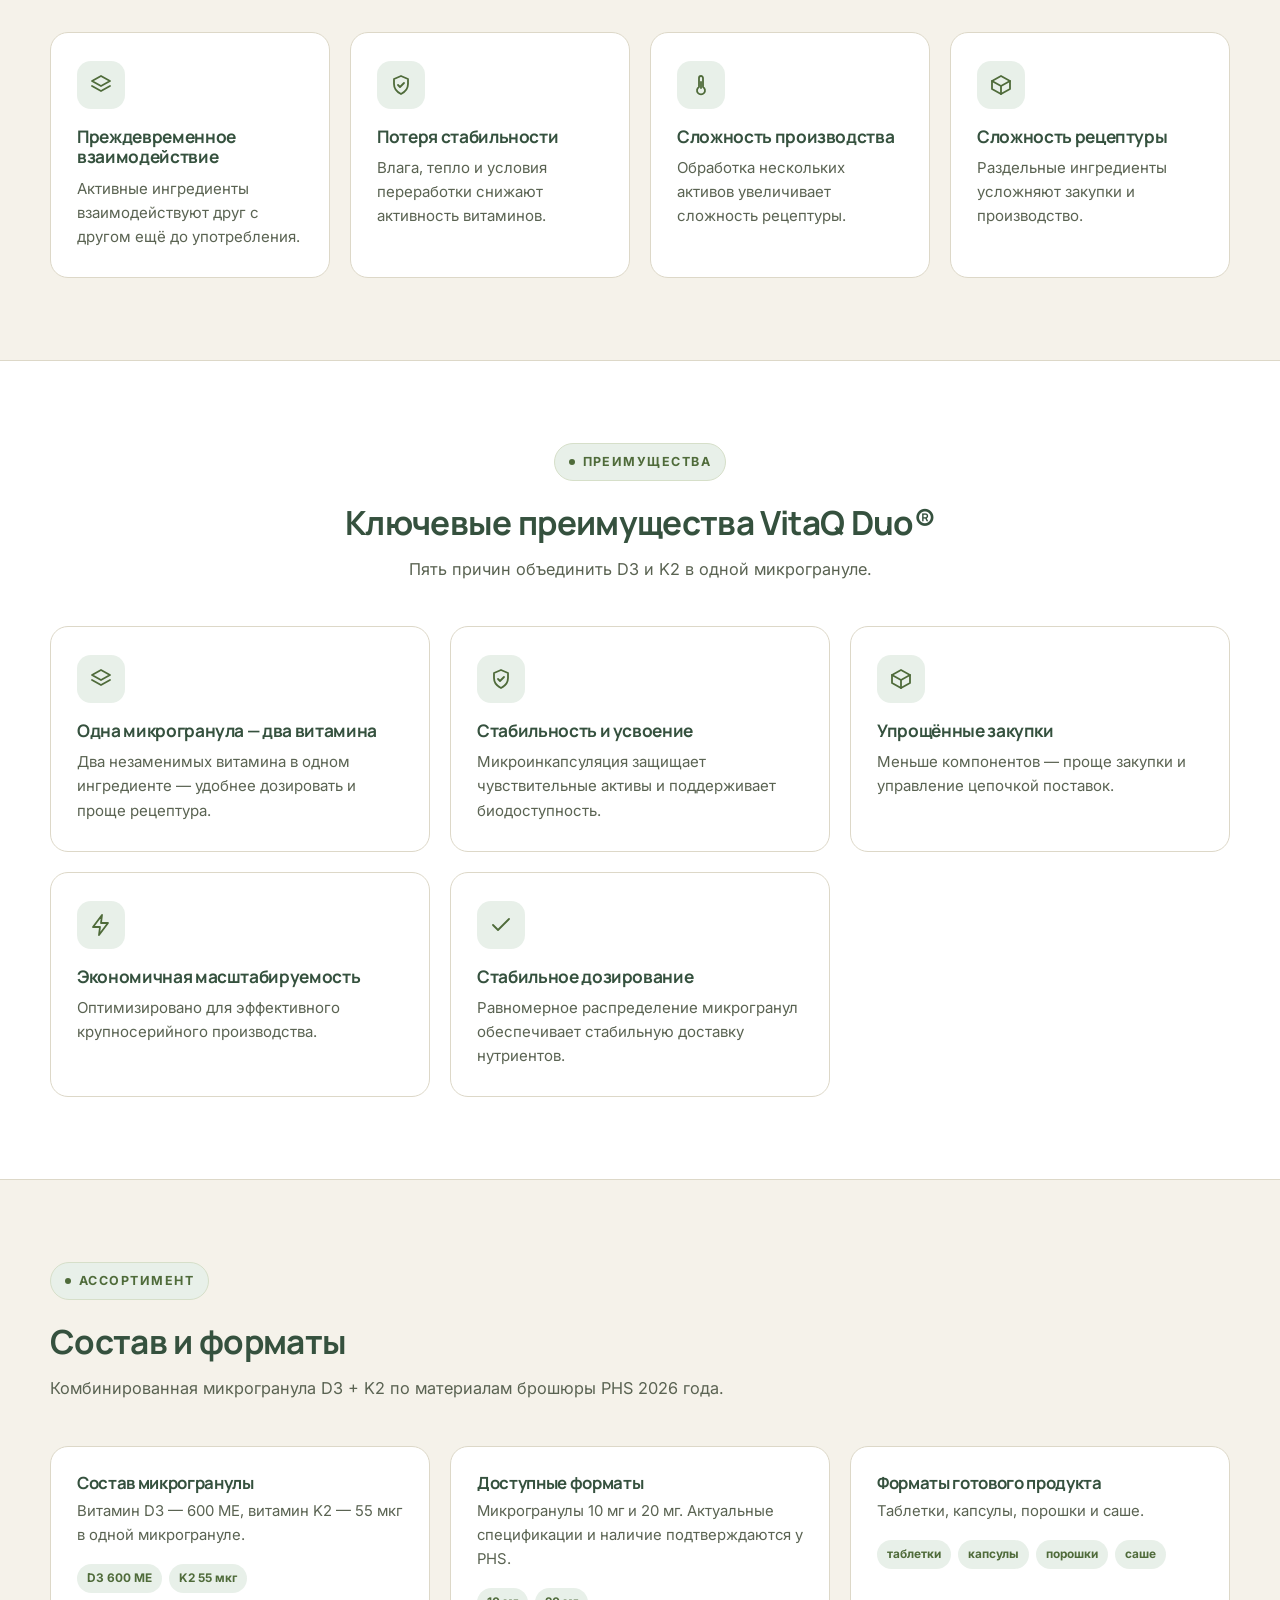
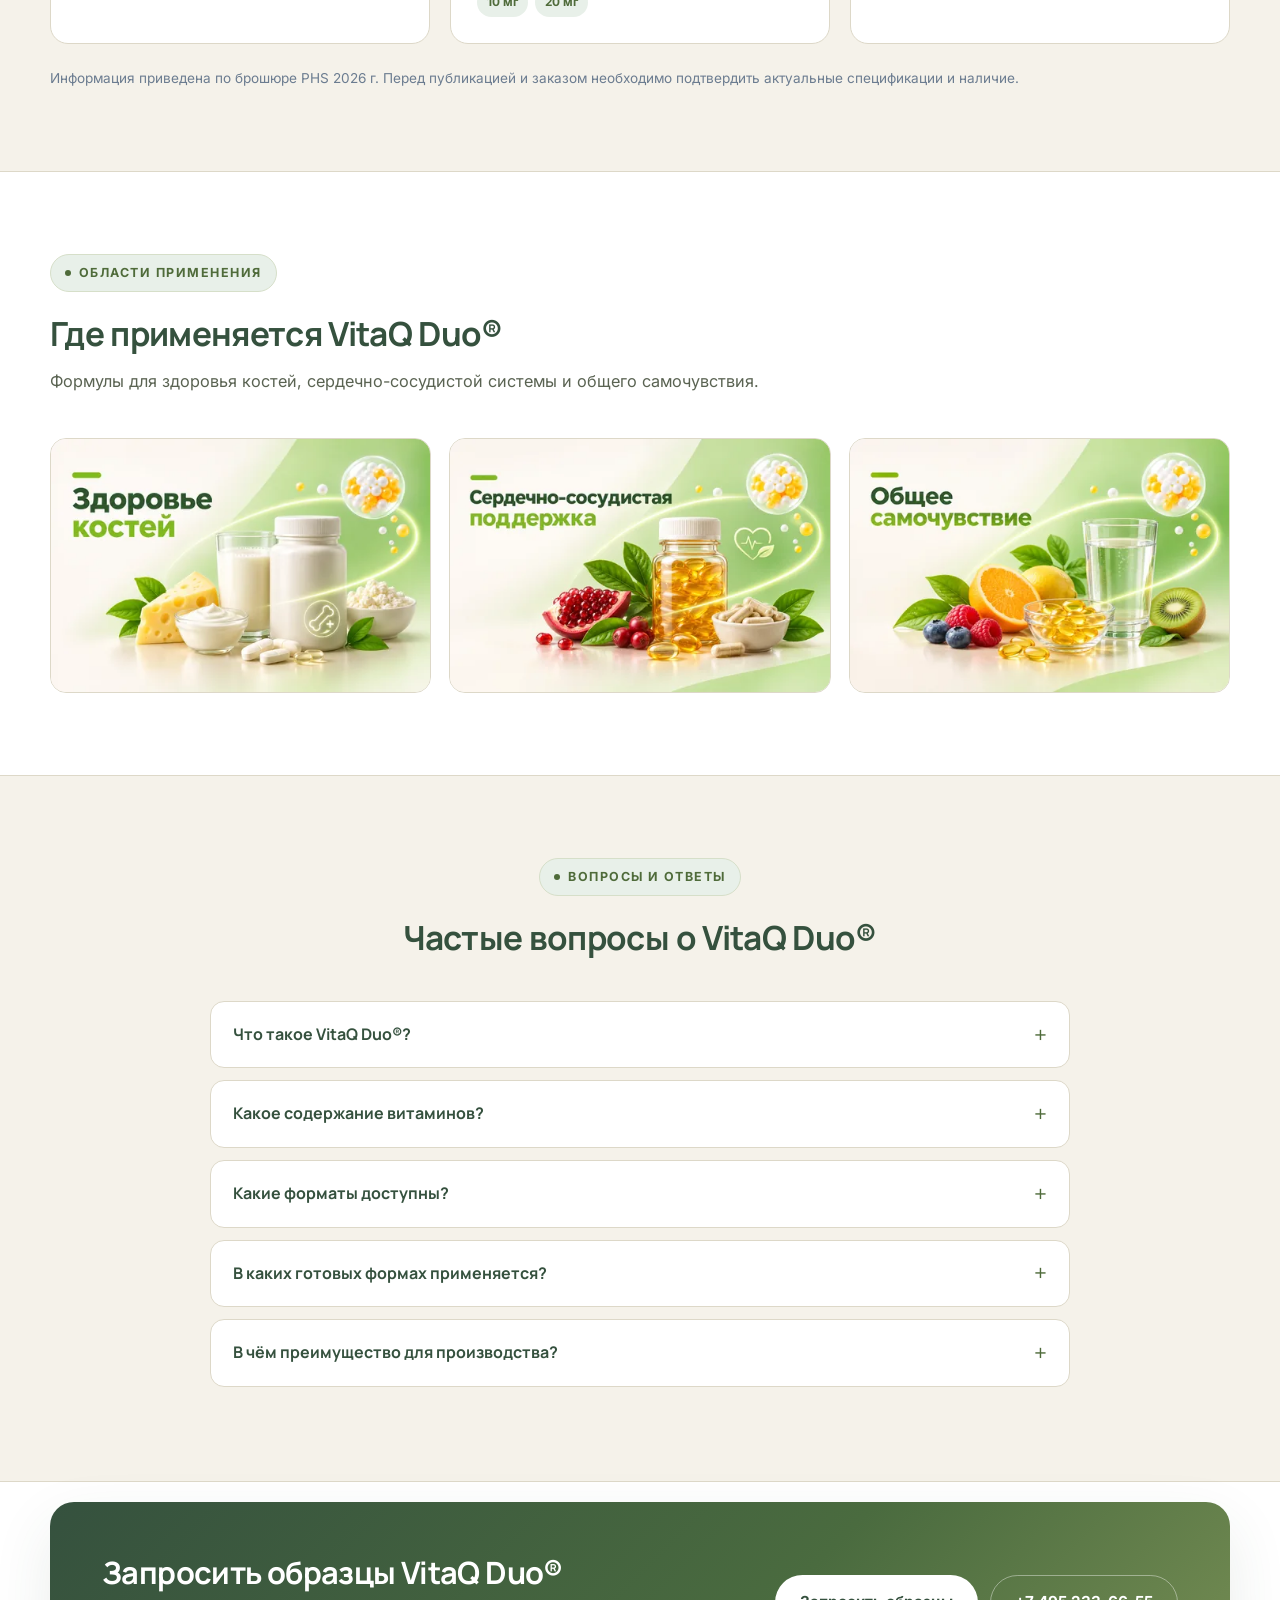
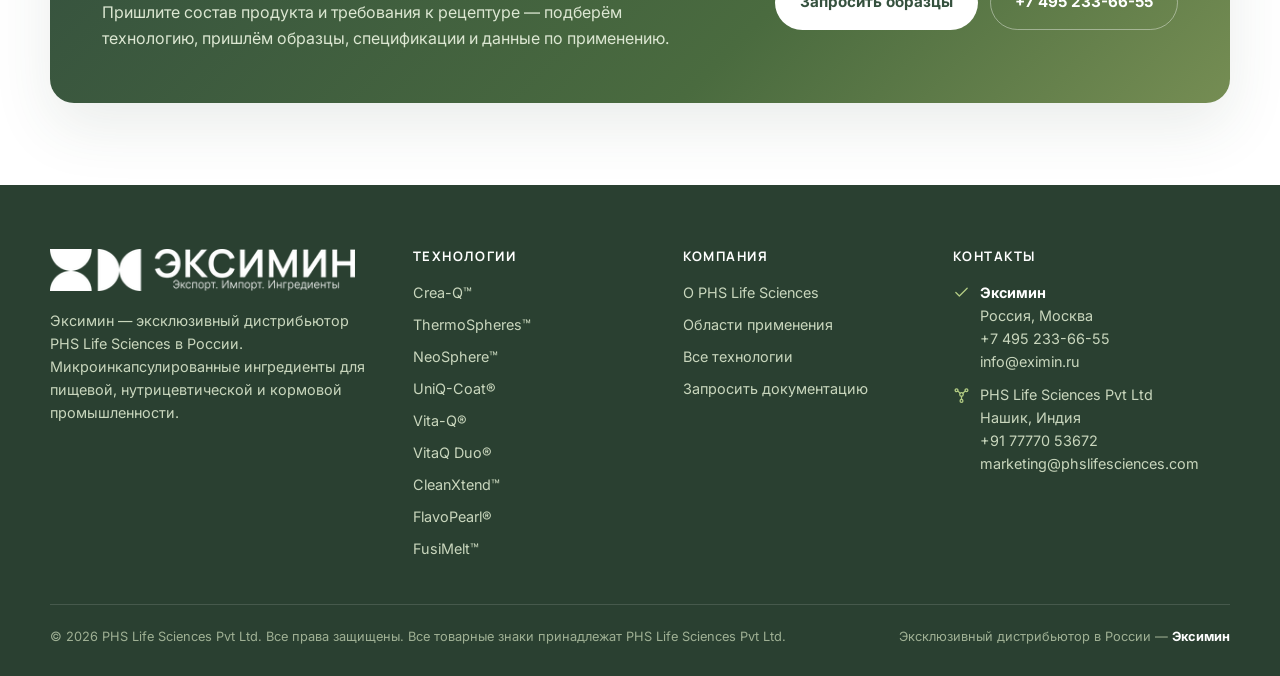
<file: vitaq-duo.html>
<!DOCTYPE html>
<html lang="ru">
<head>
<meta charset="UTF-8">
<meta name="viewport" content="width=device-width, initial-scale=1.0">
<title>VitaQ Duo® — витамины D3 и K2 в одной микрогрануле</title>
<meta name="description" content="VitaQ Duo® — витамины D3 (600 МЕ) и K2 (55 мкг) в одной микрогрануле PHS. Форматы 10 и 20 мг, для БАД и функциональных продуктов.">
<link rel="preconnect" href="https://fonts.googleapis.com">
<link rel="preconnect" href="https://fonts.gstatic.com" crossorigin>
<link href="https://fonts.googleapis.com/css2?family=Inter:wght@400;500;600;700&family=Manrope:wght@600;700;800&display=swap" rel="stylesheet">
<link rel="stylesheet" href="style.css">
</head>
<body>
<div class="topbar"><div class="container">
<div><span class="dot"></span>Эксклюзивный дистрибьютор PHS Life Sciences в России — Эксимин</div>
<div class="tb-right"><a href="tel:+74952336655">+7 495 233-66-55</a><a href="mailto:info@eximin.ru">info@eximin.ru</a></div>
</div></div>
<header class="site-header"><div class="container">
<a class="logo" href="index.html" aria-label="Эксимин — на главную"><img src="assets/img/eximin-logo.png" alt="Эксимин"><span class="logo-sub">Технологии PHS Life Sciences</span></a>
<nav class="main-nav" id="nav">
<div class="nav-drop"><span>Технологии <svg class="arrow" viewBox="0 0 24 24" fill="none" stroke="currentColor" stroke-width="2"><path d="M6 9l6 6 6-6"/></svg></span>
<div class="drop-panel"><a href="crea-q.html">Crea-Q™</a><a href="thermospheres.html">ThermoSpheres™</a><a href="neosphere.html">NeoSphere™</a><a href="uniq-coat.html">UniQ-Coat®</a><a href="vita-q.html">Vita-Q®</a><a href="vitaq-duo.html" class="active">VitaQ Duo®</a><a href="cleanxtend.html">CleanXtend™</a><a href="flavo-pearl.html">FlavoPearl®</a><a href="fusimelt.html">FusiMelt™</a></div></div>
<a href="index.html#applications">Применения</a>
<a href="index.html#about">О PHS</a>
<a href="#contact">Контакты</a>
</nav>
<a class="btn btn-primary header-cta" href="mailto:inquiry@eximin.ru?subject=%D0%9E%D0%B1%D1%80%D0%B0%D0%B7%D1%86%D1%8B%20VitaQ%20Duo%C2%AE&body=%D0%94%D0%BE%D0%B1%D1%80%D1%8B%D0%B9%20%D0%B4%D0%B5%D0%BD%D1%8C%21%0A%0A%D0%9D%D0%B0%D1%81%20%D0%B7%D0%B0%D0%B8%D0%BD%D1%82%D0%B5%D1%80%D0%B5%D1%81%D0%BE%D0%B2%D0%B0%D0%BB%D0%B8%20%D0%BE%D0%B1%D1%80%D0%B0%D0%B7%D1%86%D1%8B%20VitaQ%20Duo%C2%AE%2C%20%D0%B0%20%D0%B8%D0%BC%D0%B5%D0%BD%D0%BD%D0%BE%3A%0A-%20VitaQ%20Duo%C2%AE%2010%20%D0%BC%D0%B3%0A-%20VitaQ%20Duo%C2%AE%2020%20%D0%BC%D0%B3%0A%0A%D0%9F%D1%80%D0%BE%D1%81%D0%B8%D0%BC%20%D0%B2%D0%B0%D1%81%20%D0%BF%D1%80%D0%B8%D1%81%D0%BB%D0%B0%D1%82%D1%8C%20%D0%B8%D1%85%20%D0%BF%D0%BE%20%D0%B0%D0%B4%D1%80%D0%B5%D1%81%D1%83%3A%0A%D0%90%D0%B4%D1%80%D0%B5%D1%81%3A%20%0A%D0%9D%D0%B0%20%D0%B8%D0%BC%D1%8F%3A%20%0A%D0%9A%D0%BE%D0%BD%D1%82%D0%B0%D0%BA%D1%82%D0%BD%D1%8B%D0%B9%20%D1%82%D0%B5%D0%BB%D0%B5%D1%84%D0%BE%D0%BD%3A%20%0A%0A%D0%A1%20%D1%83%D0%B2%D0%B0%D0%B6%D0%B5%D0%BD%D0%B8%D0%B5%D0%BC%2C%0A">Запросить образцы</a>
<button class="burger" aria-label="Меню" onclick="document.getElementById('nav').classList.toggle('open')"><span></span><span></span><span></span></button>
</div></header>
<section class="hero"><div class="container">
<div>
<div class="crumbs"><a href="index.html">Главная</a><span>/</span><a href="index.html#technologies">Технологии</a><span>/</span>VitaQ Duo®</div>
<div class="eyebrow">D3 + K2 в одной микрогрануле</div>
<h1>VitaQ Duo® — витамины D3 и K2 в одной микрогрануле</h1>
<p class="lead">Одна микрогранула вместо двух ингредиентов: витамин D3 и витамин K2 объединены в микроинкапсулированной форме для точного дозирования, стабильности и более простого производства.</p>
<ul class="hero-points"><li><svg class="" viewBox="0 0 24 24" fill="none" stroke="currentColor" stroke-width="1.8" stroke-linecap="round" stroke-linejoin="round" aria-hidden="true"><path d="M20 6L9 17l-5-5"/></svg><span>Одна микрогранула — два витамина</span></li><li><svg class="" viewBox="0 0 24 24" fill="none" stroke="currentColor" stroke-width="1.8" stroke-linecap="round" stroke-linejoin="round" aria-hidden="true"><path d="M20 6L9 17l-5-5"/></svg><span>Стабильность и точное дозирование</span></li><li><svg class="" viewBox="0 0 24 24" fill="none" stroke="currentColor" stroke-width="1.8" stroke-linecap="round" stroke-linejoin="round" aria-hidden="true"><path d="M20 6L9 17l-5-5"/></svg><span>Меньше этапов при производстве</span></li></ul>
<div class="hero-actions"><a class="btn btn-primary" href="mailto:inquiry@eximin.ru?subject=%D0%9E%D0%B1%D1%80%D0%B0%D0%B7%D1%86%D1%8B%20VitaQ%20Duo%C2%AE&body=%D0%94%D0%BE%D0%B1%D1%80%D1%8B%D0%B9%20%D0%B4%D0%B5%D0%BD%D1%8C%21%0A%0A%D0%9D%D0%B0%D1%81%20%D0%B7%D0%B0%D0%B8%D0%BD%D1%82%D0%B5%D1%80%D0%B5%D1%81%D0%BE%D0%B2%D0%B0%D0%BB%D0%B8%20%D0%BE%D0%B1%D1%80%D0%B0%D0%B7%D1%86%D1%8B%20VitaQ%20Duo%C2%AE%2C%20%D0%B0%20%D0%B8%D0%BC%D0%B5%D0%BD%D0%BD%D0%BE%3A%0A-%20VitaQ%20Duo%C2%AE%2010%20%D0%BC%D0%B3%0A-%20VitaQ%20Duo%C2%AE%2020%20%D0%BC%D0%B3%0A%0A%D0%9F%D1%80%D0%BE%D1%81%D0%B8%D0%BC%20%D0%B2%D0%B0%D1%81%20%D0%BF%D1%80%D0%B8%D1%81%D0%BB%D0%B0%D1%82%D1%8C%20%D0%B8%D1%85%20%D0%BF%D0%BE%20%D0%B0%D0%B4%D1%80%D0%B5%D1%81%D1%83%3A%0A%D0%90%D0%B4%D1%80%D0%B5%D1%81%3A%20%0A%D0%9D%D0%B0%20%D0%B8%D0%BC%D1%8F%3A%20%0A%D0%9A%D0%BE%D0%BD%D1%82%D0%B0%D0%BA%D1%82%D0%BD%D1%8B%D0%B9%20%D1%82%D0%B5%D0%BB%D0%B5%D1%84%D0%BE%D0%BD%3A%20%0A%0A%D0%A1%20%D1%83%D0%B2%D0%B0%D0%B6%D0%B5%D0%BD%D0%B8%D0%B5%D0%BC%2C%0A">Запросить образцы <svg class="arrow" viewBox="0 0 24 24" fill="none" stroke="currentColor" stroke-width="1.8" stroke-linecap="round" stroke-linejoin="round" aria-hidden="true"><path d="M20 6L9 17l-5-5"/></svg></a><a class="btn btn-outline" href="#portfolio">Смотреть ассортимент</a></div>
</div>
<div class="hero-media "><img src="assets/img-text/vitaq-duo-hero.png" alt="VitaQ Duo® — D3 и K2 в одной микрогрануле"></div>
</div></section>
<section class="section"><div class="container"><div class="section-head"><div class="eyebrow">О технологии</div><h2>Два витамина — одна микрогранула</h2><p>Совмещение двух активов в одной рецептуре добавляет технологических сложностей: ингредиенты могут взаимодействовать до употребления, терять активность под действием влаги и тепла, а также требовать раздельного дозирования и дополнительных этапов производства.</p><p>VitaQ Duo® объединяет витамин D3 и витамин K2 в одной микроинкапсулированной микрогрануле. Это упрощает рецептуру, повышает стабильность и снижает сложность производства современных нутрицевтических продуктов.</p></div></div></section>
<section class="section soft"><div class="container">
<div class="section-head center"><div class="eyebrow">Проблемы рецептуры</div><h2>Почему обычные формулы D3 + K2 не справляются</h2><p>Четыре типовые сложности, которые создают два отдельных актива в одной рецептуре.</p></div>
<div class="grid grid-4"><div class="card"><div class="ico"><svg class="" viewBox="0 0 24 24" fill="none" stroke="currentColor" stroke-width="1.8" stroke-linecap="round" stroke-linejoin="round" aria-hidden="true"><path d="M12 3l9 5-9 5-9-5 9-5z"/><path d="M3 13l9 5 9-5"/></svg></div><h3>Преждевременное взаимодействие</h3><p>Активные ингредиенты взаимодействуют друг с другом ещё до употребления.</p></div><div class="card"><div class="ico"><svg class="" viewBox="0 0 24 24" fill="none" stroke="currentColor" stroke-width="1.8" stroke-linecap="round" stroke-linejoin="round" aria-hidden="true"><path d="M12 3l7 3v5c0 4.5-3 8-7 10-4-2-7-5.5-7-10V6l7-3z"/><path d="M9 12l2 2 4-4"/></svg></div><h3>Потеря стабильности</h3><p>Влага, тепло и условия переработки снижают активность витаминов.</p></div><div class="card"><div class="ico"><svg class="" viewBox="0 0 24 24" fill="none" stroke="currentColor" stroke-width="1.8" stroke-linecap="round" stroke-linejoin="round" aria-hidden="true"><path d="M14 14V5a2 2 0 1 0-4 0v9a4 4 0 1 0 4 0z"/><path d="M12 9v6"/></svg></div><h3>Сложность производства</h3><p>Обработка нескольких активов увеличивает сложность рецептуры.</p></div><div class="card"><div class="ico"><svg class="" viewBox="0 0 24 24" fill="none" stroke="currentColor" stroke-width="1.8" stroke-linecap="round" stroke-linejoin="round" aria-hidden="true"><path d="M21 8l-9-5-9 5v8l9 5 9-5V8z"/><path d="M3 8l9 5 9-5M12 13v8"/></svg></div><h3>Сложность рецептуры</h3><p>Раздельные ингредиенты усложняют закупки и производство.</p></div></div></div></section>
<section class="section "><div class="container">
<div class="section-head center"><div class="eyebrow">Преимущества</div><h2>Ключевые преимущества VitaQ Duo®</h2><p>Пять причин объединить D3 и K2 в одной микрогрануле.</p></div>
<div class="grid grid-3"><div class="card"><div class="ico"><svg class="" viewBox="0 0 24 24" fill="none" stroke="currentColor" stroke-width="1.8" stroke-linecap="round" stroke-linejoin="round" aria-hidden="true"><path d="M12 3l9 5-9 5-9-5 9-5z"/><path d="M3 13l9 5 9-5"/></svg></div><h3>Одна микрогранула — два витамина</h3><p>Два незаменимых витамина в одном ингредиенте — удобнее дозировать и проще рецептура.</p></div><div class="card"><div class="ico"><svg class="" viewBox="0 0 24 24" fill="none" stroke="currentColor" stroke-width="1.8" stroke-linecap="round" stroke-linejoin="round" aria-hidden="true"><path d="M12 3l7 3v5c0 4.5-3 8-7 10-4-2-7-5.5-7-10V6l7-3z"/><path d="M9 12l2 2 4-4"/></svg></div><h3>Стабильность и усвоение</h3><p>Микроинкапсуляция защищает чувствительные активы и поддерживает биодоступность.</p></div><div class="card"><div class="ico"><svg class="" viewBox="0 0 24 24" fill="none" stroke="currentColor" stroke-width="1.8" stroke-linecap="round" stroke-linejoin="round" aria-hidden="true"><path d="M21 8l-9-5-9 5v8l9 5 9-5V8z"/><path d="M3 8l9 5 9-5M12 13v8"/></svg></div><h3>Упрощённые закупки</h3><p>Меньше компонентов — проще закупки и управление цепочкой поставок.</p></div><div class="card"><div class="ico"><svg class="" viewBox="0 0 24 24" fill="none" stroke="currentColor" stroke-width="1.8" stroke-linecap="round" stroke-linejoin="round" aria-hidden="true"><path d="M13 2L4 14h7l-1 8 9-12h-7l1-8z"/></svg></div><h3>Экономичная масштабируемость</h3><p>Оптимизировано для эффективного крупносерийного производства.</p></div><div class="card"><div class="ico"><svg class="" viewBox="0 0 24 24" fill="none" stroke="currentColor" stroke-width="1.8" stroke-linecap="round" stroke-linejoin="round" aria-hidden="true"><path d="M20 6L9 17l-5-5"/></svg></div><h3>Стабильное дозирование</h3><p>Равномерное распределение микрогранул обеспечивает стабильную доставку нутриентов.</p></div></div>
</div></section>
<section class="section soft" id="portfolio"><div class="container">
<div class="section-head"><div class="eyebrow">Ассортимент</div><h2>Состав и форматы</h2><p>Комбинированная микрогранула D3 + K2 по материалам брошюры PHS 2026 года.</p></div>
<div class="grid grid-3"><div class="pf-card"><h3>Состав микрогранулы</h3><p>Витамин D3 — 600 МЕ, витамин K2 — 55 мкг в одной микрогрануле.</p><div class="tags"><span class="tag">D3 600 МЕ</span><span class="tag">K2 55 мкг</span></div></div><div class="pf-card"><h3>Доступные форматы</h3><p>Микрогранулы 10 мг и 20 мг. Актуальные спецификации и наличие подтверждаются у PHS.</p><div class="tags"><span class="tag">10 мг</span><span class="tag">20 мг</span></div></div><div class="pf-card"><h3>Форматы готового продукта</h3><p>Таблетки, капсулы, порошки и саше.</p><div class="tags"><span class="tag">таблетки</span><span class="tag">капсулы</span><span class="tag">порошки</span><span class="tag">саше</span></div></div></div>
<p style="margin-top:24px;font-size:.85rem;color:#6b7c90">Информация приведена по брошюре PHS 2026 г. Перед публикацией и заказом необходимо подтвердить актуальные спецификации и наличие.</p>
</div></section>
<section class="section"><div class="container">
<div class="section-head"><div class="eyebrow">Области применения</div><h2>Где применяется VitaQ Duo®</h2><p>Формулы для здоровья костей, сердечно-сосудистой системы и общего самочувствия.</p></div>
<div class="app-grid"><div class="app-card"><img src="assets/img/phs_application_bone_health_720w.webp" srcset="assets/img/phs_application_bone_health_480w.webp 480w, assets/img/phs_application_bone_health_720w.webp 720w" sizes="(max-width:640px) 100vw, (max-width:980px) 50vw, 33vw" alt="Здоровье костей" loading="lazy" decoding="async" width="720" height="480"><h3 class="sr-only">Здоровье костей</h3></div><div class="app-card"><img src="assets/img/phs_application_cardiovascular_720w.webp" srcset="assets/img/phs_application_cardiovascular_480w.webp 480w, assets/img/phs_application_cardiovascular_720w.webp 720w" sizes="(max-width:640px) 100vw, (max-width:980px) 50vw, 33vw" alt="Сердечно-сосудистая поддержка" loading="lazy" decoding="async" width="720" height="480"><h3 class="sr-only">Сердечно-сосудистая поддержка</h3></div><div class="app-card"><img src="assets/img/phs_application_wellbeing_720w.webp" srcset="assets/img/phs_application_wellbeing_480w.webp 480w, assets/img/phs_application_wellbeing_720w.webp 720w" sizes="(max-width:640px) 100vw, (max-width:980px) 50vw, 33vw" alt="Общее самочувствие" loading="lazy" decoding="async" width="720" height="480"><h3 class="sr-only">Общее самочувствие</h3></div></div></div></section>
<section class="section soft"><div class="container">
<div class="section-head center"><div class="eyebrow">Вопросы и ответы</div><h2>Частые вопросы о VitaQ Duo®</h2></div>
<div class="faq"><details><summary>Что такое VitaQ Duo®?</summary><p>Микроинкапсулированная микрогранула, объединяющая витамин D3 и витамин K2 в одном ингредиенте.</p></details><details><summary>Какое содержание витаминов?</summary><p>По материалам брошюры 2026 года — 600 МЕ витамина D3 и 55 мкг витамина K2 в одной микрогрануле.</p></details><details><summary>Какие форматы доступны?</summary><p>Микрогранулы 10 мг и 20 мг. Актуальное наличие и спецификации подтверждаются у PHS.</p></details><details><summary>В каких готовых формах применяется?</summary><p>Таблетки, капсулы, порошки и саше.</p></details><details><summary>В чём преимущество для производства?</summary><p>Один ингредиент вместо двух упрощает дозирование, снижает число этапов и уменьшает риск ошибки при составлении рецептуры.</p></details></div></div></section>
<div class="cta-wrap"><div class="container"><div class="cta">
<div><h2>Запросить образцы VitaQ Duo®</h2><p>Пришлите состав продукта и требования к рецептуре — подберём технологию, пришлём образцы, спецификации и данные по применению.</p></div>
<div class="cta-actions"><a class="btn btn-light" href="mailto:inquiry@eximin.ru?subject=%D0%9E%D0%B1%D1%80%D0%B0%D0%B7%D1%86%D1%8B%20VitaQ%20Duo%C2%AE&body=%D0%94%D0%BE%D0%B1%D1%80%D1%8B%D0%B9%20%D0%B4%D0%B5%D0%BD%D1%8C%21%0A%0A%D0%9D%D0%B0%D1%81%20%D0%B7%D0%B0%D0%B8%D0%BD%D1%82%D0%B5%D1%80%D0%B5%D1%81%D0%BE%D0%B2%D0%B0%D0%BB%D0%B8%20%D0%BE%D0%B1%D1%80%D0%B0%D0%B7%D1%86%D1%8B%20VitaQ%20Duo%C2%AE%2C%20%D0%B0%20%D0%B8%D0%BC%D0%B5%D0%BD%D0%BD%D0%BE%3A%0A-%20VitaQ%20Duo%C2%AE%2010%20%D0%BC%D0%B3%0A-%20VitaQ%20Duo%C2%AE%2020%20%D0%BC%D0%B3%0A%0A%D0%9F%D1%80%D0%BE%D1%81%D0%B8%D0%BC%20%D0%B2%D0%B0%D1%81%20%D0%BF%D1%80%D0%B8%D1%81%D0%BB%D0%B0%D1%82%D1%8C%20%D0%B8%D1%85%20%D0%BF%D0%BE%20%D0%B0%D0%B4%D1%80%D0%B5%D1%81%D1%83%3A%0A%D0%90%D0%B4%D1%80%D0%B5%D1%81%3A%20%0A%D0%9D%D0%B0%20%D0%B8%D0%BC%D1%8F%3A%20%0A%D0%9A%D0%BE%D0%BD%D1%82%D0%B0%D0%BA%D1%82%D0%BD%D1%8B%D0%B9%20%D1%82%D0%B5%D0%BB%D0%B5%D1%84%D0%BE%D0%BD%3A%20%0A%0A%D0%A1%20%D1%83%D0%B2%D0%B0%D0%B6%D0%B5%D0%BD%D0%B8%D0%B5%D0%BC%2C%0A">Запросить образцы</a><a class="btn btn-ghost-light" href="tel:+74952336655">+7 495 233-66-55</a></div>
</div></div></div>
<footer class="footer" id="contact"><div class="container">
<div class="footer-grid">
<div>
<a class="logo" href="index.html"><img src="assets/img/eximin-logo-white.png" alt="Эксимин"></a>
<p>Эксимин — эксклюзивный дистрибьютор PHS Life Sciences в России. Микроинкапсулированные ингредиенты для пищевой, нутрицевтической и кормовой промышленности.</p>
</div>
<div><h4>Технологии</h4><ul><li><a href="crea-q.html">Crea-Q™</a></li><li><a href="thermospheres.html">ThermoSpheres™</a></li><li><a href="neosphere.html">NeoSphere™</a></li><li><a href="uniq-coat.html">UniQ-Coat®</a></li><li><a href="vita-q.html">Vita-Q®</a></li><li><a href="vitaq-duo.html">VitaQ Duo®</a></li><li><a href="cleanxtend.html">CleanXtend™</a></li><li><a href="flavo-pearl.html">FlavoPearl®</a></li><li><a href="fusimelt.html">FusiMelt™</a></li></ul></div>
<div><h4>Компания</h4><ul>
<li><a href="index.html#about">О PHS Life Sciences</a></li>
<li><a href="index.html#applications">Области применения</a></li>
<li><a href="index.html#technologies">Все технологии</a></li>
<li><a href="mailto:info@eximin.ru">Запросить документацию</a></li>
</ul></div>
<div><h4>Контакты</h4>
<div class="contact-line"><svg class="" viewBox="0 0 24 24" fill="none" stroke="currentColor" stroke-width="1.8" stroke-linecap="round" stroke-linejoin="round" aria-hidden="true"><path d="M20 6L9 17l-5-5"/></svg><div><strong style="color:#fff">Эксимин</strong><br>Россия, Москва<br><a href="tel:+74952336655">+7 495 233-66-55</a><br><a href="mailto:info@eximin.ru">info@eximin.ru</a></div></div>
<div class="contact-line"><svg class="" viewBox="0 0 24 24" fill="none" stroke="currentColor" stroke-width="1.8" stroke-linecap="round" stroke-linejoin="round" aria-hidden="true"><circle cx="12" cy="12" r="2.5"/><circle cx="5" cy="6" r="2"/><circle cx="19" cy="6" r="2"/><circle cx="12" cy="21" r="2"/><path d="M7 7.2l3 3M17 7.2l-3 3M12 14.5V19"/></svg><div>PHS Life Sciences Pvt Ltd<br>Нашик, Индия<br>+91 77770 53672<br>marketing@phslifesciences.com</div></div>
</div>
</div>
<div class="footer-bottom"><div>© 2026 PHS Life Sciences Pvt Ltd. Все права защищены. Все товарные знаки принадлежат PHS Life Sciences Pvt Ltd.</div><div>Эксклюзивный дистрибьютор в России — <span class="accent">Эксимин</span></div></div>
</div></footer>
<script>
document.querySelectorAll('.main-nav a').forEach(a=>a.addEventListener('click',()=>document.getElementById('nav').classList.remove('open')));
</script>
</body></html>
</file>
<file: style.css>
/* PHS Life Sciences — русские лендинги технологий */
:root{
  --navy:#35513E;
  --navy-deep:#2A4031;
  --blue:#4F6B3A;
  --blue-light:#B3CC84;
  --ink:#1A2218;
  --muted:#5A6352;
  --line:#DDD8C8;
  --bg:#F5F2EA;
  --bg-soft:#E8F0E9;
  --white:#ffffff;
  --radius:18px;
  --radius-sm:12px;
  --shadow:0 24px 60px rgba(53,81,62,.10);
  --shadow-sm:0 8px 24px rgba(53,81,62,.07);
  --max:1180px;
}
*{box-sizing:border-box}
html{scroll-behavior:smooth}
body{
  margin:0;
  font-family:"Inter","Segoe UI",system-ui,-apple-system,sans-serif;
  color:var(--ink);
  background:var(--white);
  line-height:1.6;
  -webkit-font-smoothing:antialiased;
}
h1,h2,h3,h4,.brand-font{font-family:"Manrope","Inter",system-ui,sans-serif;line-height:1.18;letter-spacing:-.02em;margin:0}
p{margin:0}
a{color:inherit;text-decoration:none}
img{max-width:100%;display:block}
.container{width:min(var(--max),calc(100% - 40px));margin:0 auto}
.eyebrow{
  display:inline-flex;align-items:center;gap:8px;
  font-size:.78rem;font-weight:700;letter-spacing:.12em;text-transform:uppercase;
  color:var(--blue);background:var(--bg-soft);border:1px solid #D6DFC9;
  padding:8px 14px;border-radius:999px;margin-bottom:22px;
}
.eyebrow::before{content:"";width:6px;height:6px;border-radius:50%;background:var(--blue)}
.btn{
  display:inline-flex;align-items:center;justify-content:center;gap:10px;
  font-weight:700;font-size:.95rem;padding:14px 24px;border-radius:999px;
  border:1.5px solid transparent;cursor:pointer;transition:.2s ease;white-space:nowrap;
}
.btn-primary{background:var(--blue);color:#fff;box-shadow:0 10px 26px rgba(53,81,62,.28)}
.btn-primary:hover{background:#2A4031;transform:translateY(-1px)}
.btn-outline{background:transparent;color:var(--navy);border-color:#C9D2BA}
.btn-outline:hover{border-color:var(--blue);color:var(--blue)}
.btn-light{background:#fff;color:var(--navy)}
.btn-ghost-light{background:transparent;color:#fff;border-color:rgba(255,255,255,.4)}
.btn-ghost-light:hover{border-color:#fff}
.arrow{width:16px;height:16px;flex:0 0 16px}

/* Top bar */
.topbar{background:var(--navy-deep);color:#DCE7D2;font-size:.78rem}
.topbar .container{display:flex;justify-content:space-between;gap:16px;align-items:center;min-height:38px;flex-wrap:wrap}
.topbar a{color:#fff;font-weight:600}
.topbar .tb-right{display:flex;gap:20px;align-items:center;flex-wrap:wrap}
.topbar .dot{width:5px;height:5px;border-radius:50%;background:#B3CC84;display:inline-block;margin-right:7px}

/* Header */
.site-header{position:sticky;top:0;z-index:50;background:rgba(255,255,255,.94);backdrop-filter:blur(12px);border-bottom:1px solid var(--line)}
.site-header .container{display:flex;align-items:center;gap:28px;min-height:76px}
.logo img{height:38px;width:auto}
.main-nav{display:flex;align-items:center;gap:26px;margin-left:auto}
.main-nav a{font-size:.92rem;font-weight:600;color:#2A3B2E;position:relative;padding:10px 0}
.main-nav a:hover{color:var(--blue)}
.main-nav a.active{color:var(--blue)}
.main-nav a.active::after{content:"";position:absolute;left:0;right:0;bottom:2px;height:2px;background:var(--blue);border-radius:2px}
.nav-drop{position:relative}
.nav-drop>span{display:inline-flex;align-items:center;gap:6px;cursor:pointer;font-size:.92rem;font-weight:600;color:#2A3B2E;padding:10px 0}
.nav-drop>span:hover{color:var(--blue)}
.drop-panel{
  position:absolute;top:100%;left:-18px;width:320px;background:#fff;border:1px solid var(--line);
  border-radius:16px;box-shadow:var(--shadow);padding:10px;display:none;
}
.nav-drop:hover .drop-panel,.nav-drop:focus-within .drop-panel{display:grid;grid-template-columns:1fr 1fr;gap:2px}
.drop-panel a{padding:9px 10px;border-radius:9px;font-size:.86rem;font-weight:600;color:#2F4433}
.drop-panel a:hover{background:var(--bg);color:var(--blue)}
.header-cta{margin-left:8px}
.burger{display:none;margin-left:auto;background:none;border:0;padding:8px;cursor:pointer}
.burger span{display:block;width:24px;height:2px;background:var(--navy);margin:5px 0;border-radius:2px}

/* Hero */
.hero{position:relative;overflow:hidden;background:
  radial-gradient(900px 500px at 85% 10%, #EDF3E7 0%, rgba(237,243,231,0) 65%),
  linear-gradient(180deg,#FBFCF7 0%,#F3F6EC 100%);
  padding:46px 0 76px;border-bottom:1px solid var(--line)}
.hero .container{display:grid;grid-template-columns:1.05fr .95fr;gap:56px;align-items:center}
.crumbs{font-size:.8rem;color:#6E7B63;margin-bottom:26px}
.crumbs a{color:#6E7B63}
.crumbs a:hover{color:var(--blue)}
.crumbs span{margin:0 6px;color:#A9B49D}
.hero h1{font-size:clamp(2rem,3.7vw,3.35rem);color:var(--navy);margin-bottom:22px}
.hero .lead{font-size:1.08rem;color:var(--muted);max-width:600px;margin-bottom:26px}
.hero-points{list-style:none;padding:0;margin:0 0 30px;display:flex;flex-direction:column;gap:11px}
.hero-points li{display:flex;gap:11px;align-items:flex-start;font-weight:600;color:#2A4031;font-size:.95rem}
.hero-points svg{flex:0 0 20px;margin-top:2px;color:var(--blue)}
.hero-actions{display:flex;gap:12px;flex-wrap:wrap}
.hero-media{position:relative;display:flex;align-items:center;justify-content:center}
.hero-media::before{
  content:"";position:absolute;width:86%;padding-bottom:86%;border-radius:50%;
  background:linear-gradient(140deg,#E4EDD9,#FBFCF8);z-index:0
}
.hero-media img{position:relative;z-index:1;max-height:500px;width:auto;object-fit:contain;filter:drop-shadow(0 26px 40px rgba(21,59,103,.16))}
.hero-media.is-wide img{max-height:none;width:100%;border-radius:var(--radius);box-shadow:var(--shadow)}

/* Sections */
.section{padding:82px 0}
.section.soft{background:var(--bg);border-top:1px solid var(--line);border-bottom:1px solid var(--line)}
.section.navy{background:linear-gradient(135deg,var(--navy) 0%,#4A6B3F 100%);color:#fff}
.section-head{max-width:780px;margin-bottom:44px}
.section-head.center{margin-left:auto;margin-right:auto;text-align:center}
.section-head h2{font-size:clamp(1.65rem,2.6vw,2.4rem);color:var(--navy);margin-bottom:14px}
.section-head p{color:var(--muted);font-size:1.02rem}
.section.navy .section-head h2{color:#fff}
.section.navy .section-head p{color:#DCE7D2}
.split{display:grid;grid-template-columns:1.05fr .95fr;gap:56px;align-items:center}
.split h2{font-size:clamp(1.6rem,2.5vw,2.3rem);color:var(--navy);margin-bottom:18px}
.split p{color:var(--muted);margin-bottom:16px}
.split .figure img{border-radius:var(--radius);box-shadow:var(--shadow-sm)}

/* Cards */
.grid{display:grid;gap:20px}
.grid-3{grid-template-columns:repeat(3,1fr)}
.grid-2{grid-template-columns:repeat(2,1fr)}
.grid-4{grid-template-columns:repeat(4,1fr)}
.card{
  background:#fff;border:1px solid var(--line);border-radius:var(--radius);
  padding:28px 26px;transition:.2s ease;
}
.card:hover{transform:translateY(-3px);box-shadow:var(--shadow-sm);border-color:#D5DFC9}
.card .ico{
  width:48px;height:48px;border-radius:14px;background:var(--bg-soft);color:var(--blue);
  display:flex;align-items:center;justify-content:center;margin-bottom:18px;
}
.card .ico svg{width:24px;height:24px}
.card h3{font-size:1.08rem;color:var(--navy);margin-bottom:9px}
.card p{color:var(--muted);font-size:.94rem}
.card .num{font-family:"Manrope",sans-serif;font-size:.8rem;font-weight:800;letter-spacing:.14em;color:var(--blue);margin-bottom:14px}

/* steps */
.step{position:relative;background:#fff;border:1px solid var(--line);border-radius:var(--radius);padding:30px 26px}
.step .n{width:40px;height:40px;border-radius:50%;background:var(--navy);color:#fff;display:flex;align-items:center;justify-content:center;font-weight:800;font-family:"Manrope",sans-serif;margin-bottom:16px}
.step h3{font-size:1.05rem;color:var(--navy);margin-bottom:8px}
.step p{color:var(--muted);font-size:.93rem}

/* portfolio */
.pf-card{background:#fff;border:1px solid var(--line);border-radius:var(--radius);padding:26px}
.pf-card h3{font-size:1.05rem;color:var(--navy);margin-bottom:8px}
.pf-card p{color:var(--muted);font-size:.93rem;margin-bottom:16px}
.tags{display:flex;flex-wrap:wrap;gap:7px}
.tag{font-size:.74rem;font-weight:700;color:var(--blue);background:var(--bg-soft);border-radius:999px;padding:5px 10px;white-space:nowrap}

/* comparison table */
.compare{width:100%;border-collapse:separate;border-spacing:0;background:#fff;border:1px solid var(--line);border-radius:var(--radius);overflow:hidden;font-size:.93rem}
.compare th,.compare td{padding:14px 18px;text-align:left;border-bottom:1px solid var(--line);vertical-align:top}
.compare thead th{background:var(--navy);color:#fff;font-family:"Manrope",sans-serif;font-size:.9rem}
.compare thead th:first-child{background:#2A4031}
.compare tbody tr:last-child td{border-bottom:0}
.compare td:first-child{font-weight:700;color:var(--navy);width:26%}
.compare .good{color:#1c6b46;font-weight:600}
.compare .bad{color:#9a3b3b}

/* app pills */
.app-grid{display:grid;grid-template-columns:repeat(3,1fr);gap:14px}
.app{display:flex;align-items:center;gap:12px;background:#fff;border:1px solid var(--line);border-radius:14px;padding:16px 18px;font-weight:600;color:#2A4031;font-size:.94rem}
.app svg{width:20px;height:20px;color:var(--blue);flex:0 0 20px}

/* FAQ */
.faq{max-width:860px;margin:0 auto}
.faq details{background:#fff;border:1px solid var(--line);border-radius:14px;margin-bottom:12px;overflow:hidden}
.faq summary{list-style:none;cursor:pointer;padding:20px 56px 20px 22px;font-weight:700;color:var(--navy);position:relative;font-family:"Manrope",sans-serif;font-size:1rem}
.faq summary::-webkit-details-marker{display:none}
.faq summary::after{content:"+";position:absolute;right:22px;top:50%;transform:translateY(-50%);font-size:1.4rem;font-weight:400;color:var(--blue);line-height:1}
.faq details[open] summary::after{content:"–"}
.faq details p{padding:0 22px 20px;color:var(--muted);font-size:.94rem;max-width:95%}

/* CTA */
.cta{background:linear-gradient(135deg,var(--navy) 0%,#4A6B3F 60%,#758D53 100%);color:#fff;border-radius:24px;padding:52px;display:flex;align-items:center;justify-content:space-between;gap:36px;box-shadow:var(--shadow)}
.cta h2{font-size:clamp(1.5rem,2.4vw,2.1rem);margin-bottom:10px}
.cta p{color:#DCE7D2;max-width:600px}
.cta-actions{display:flex;gap:12px;flex-wrap:wrap;flex:0 0 auto}
.cta-wrap{padding:20px 0 82px}

/* footer */
.footer{background:var(--navy-deep);color:#C9D6BD;padding:64px 0 28px;font-size:.9rem}
.footer-grid{display:grid;grid-template-columns:1.4fr 1fr 1fr 1.2fr;gap:40px;margin-bottom:44px}
.footer .logo img{height:34px;filter:brightness(0) invert(1);opacity:.95;margin-bottom:18px}
.footer h4{color:#fff;font-size:.82rem;letter-spacing:.12em;text-transform:uppercase;margin-bottom:16px}
.footer a:hover{color:#fff}
.footer ul{list-style:none;padding:0;margin:0;display:flex;flex-direction:column;gap:9px}
.footer .contact-line{display:flex;gap:10px;margin-bottom:10px}
.footer .contact-line svg{width:17px;height:17px;flex:0 0 17px;margin-top:3px;color:#B3CC84}
.footer-bottom{border-top:1px solid rgba(255,255,255,.13);padding-top:22px;display:flex;justify-content:space-between;gap:16px;flex-wrap:wrap;font-size:.8rem;color:#9FB094}
.footer .accent{color:#fff;font-weight:700}

@media (max-width:980px){
  .hero .container,.split{grid-template-columns:1fr;gap:36px}
  .hero-media{order:-1}
  .hero-media img{max-height:360px}
  .grid-3,.grid-4,.app-grid{grid-template-columns:repeat(2,1fr)}
  .footer-grid{grid-template-columns:1fr 1fr}
  .cta{flex-direction:column;align-items:flex-start;padding:38px}
  .main-nav{display:none}
  .main-nav.open{display:flex;position:absolute;top:76px;left:0;right:0;background:#fff;flex-direction:column;align-items:flex-start;padding:18px 24px;border-bottom:1px solid var(--line);gap:6px;box-shadow:var(--shadow-sm)}
  .main-nav.open .nav-drop{width:100%}
  .main-nav.open .drop-panel{position:static;display:grid;width:100%;box-shadow:none;border:0;padding:0 0 0 12px}
  .burger{display:block}
  .header-cta{display:none}
}
@media (max-width:640px){
  .section{padding:58px 0}
  .grid-3,.grid-4,.grid-2,.app-grid{grid-template-columns:1fr}
  .hero{padding-top:30px}
  .hero h1{font-size:2rem}
  .topbar .tb-right{display:none}
  .footer-grid{grid-template-columns:1fr;gap:28px}
  .compare{font-size:.85rem}
  .compare th,.compare td{padding:11px 12px}
}

/* index tech cards */
.tech-grid{display:grid;grid-template-columns:repeat(3,1fr);gap:22px}
.tech-card{background:#fff;border:1px solid var(--line);border-radius:var(--radius);overflow:hidden;transition:.22s ease;display:flex;flex-direction:column}
.tech-card:hover{transform:translateY(-4px);box-shadow:var(--shadow);border-color:#D5DFC9}
.tech-cover{height:190px;background:linear-gradient(135deg,#F0F4E9,#FBFCF7);display:flex;align-items:center;justify-content:center;overflow:hidden;border-bottom:1px solid var(--line)}
.tech-cover img{width:100%;height:100%;object-fit:contain;padding:14px;transition:.3s ease}
.tech-card:hover .tech-cover img{transform:scale(1.03)}
.tech-body{padding:22px 22px 24px;display:flex;flex-direction:column;flex:1}
.tech-body h3{font-size:1.15rem;color:var(--navy);margin-bottom:8px}
.tech-body p{color:var(--muted);font-size:.9rem;margin-bottom:18px}
.tech-link{margin-top:auto;font-size:.85rem;font-weight:700;color:var(--blue);display:inline-flex;align-items:center;gap:7px}
.tech-link .arrow{width:14px;height:14px}
@media (max-width:980px){.tech-grid{grid-template-columns:repeat(2,1fr)}}
@media (max-width:640px){.tech-grid{grid-template-columns:1fr}}
.hero-media.is-wide::before{display:none}
@media (max-width:980px){.hero-media.is-wide img{max-height:none}}


/* Eximin brand additions */
.logo{display:flex;align-items:center;gap:12px}
.logo img{height:40px;width:auto}
.logo-sub{font-size:.72rem;line-height:1.15;color:var(--muted);font-weight:600;max-width:130px}
.footer .logo img{height:42px;filter:none;opacity:1;margin-bottom:18px}
.footer .logo-sub{color:#B9CDB0}
.app-grid{display:grid;grid-template-columns:repeat(3,1fr);gap:18px}
.app-card{background:#fff;border:1px solid var(--line);border-radius:16px;overflow:hidden;transition:.2s ease}
.app-card:hover{transform:translateY(-3px);box-shadow:var(--shadow-sm);border-color:#CBD8C0}
.app-card img{width:100%;aspect-ratio:3/2;height:auto;object-fit:cover;display:block;background:var(--bg)}
.app-body{padding:14px 16px 16px}
.app-body h3{font-size:.98rem;color:var(--navy);margin:0}
@media (max-width:980px){.app-grid{grid-template-columns:repeat(2,1fr)}.logo-sub{display:none}}
@media (max-width:640px){.app-grid{grid-template-columns:1fr}}
.sr-only{position:absolute;width:1px;height:1px;padding:0;margin:-1px;overflow:hidden;clip:rect(0 0 0 0);white-space:nowrap;border:0}
@media (min-width:1100px){.app-grid--4{grid-template-columns:repeat(4,1fr)}}
</file>
